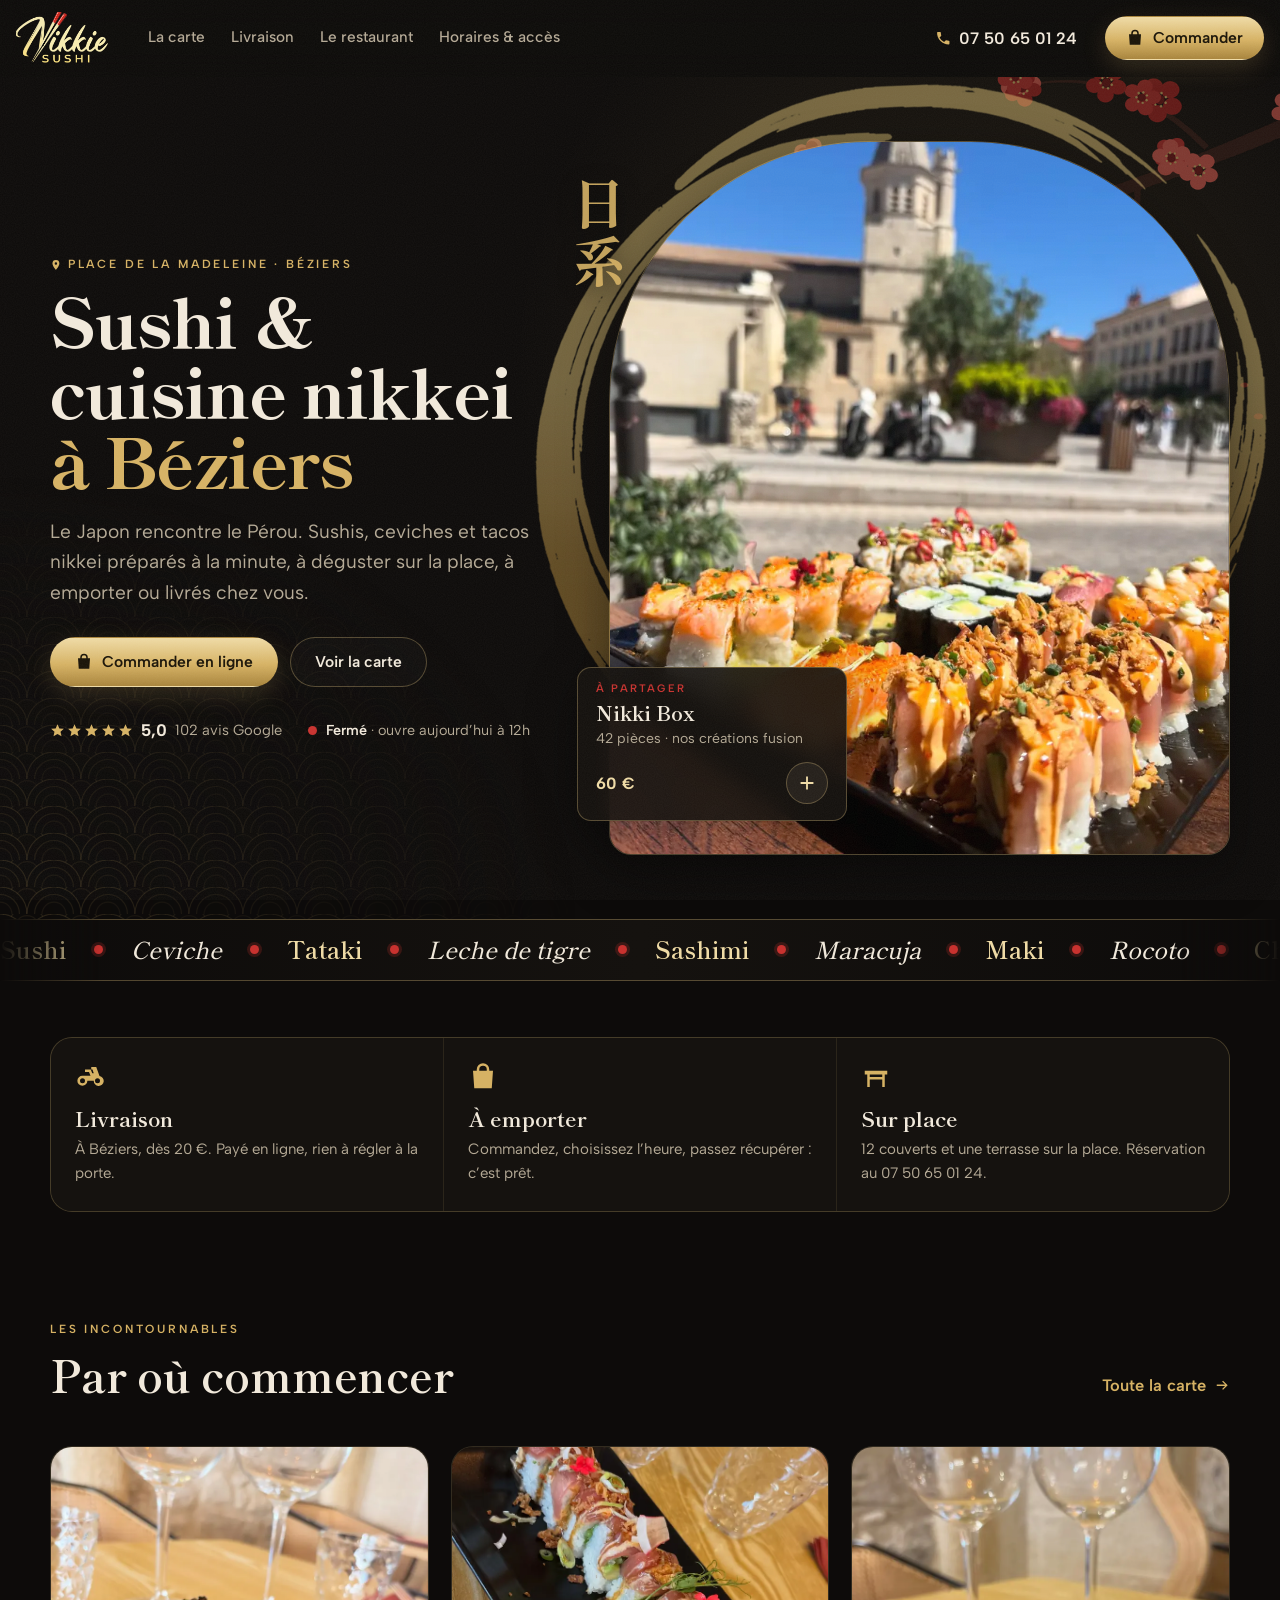
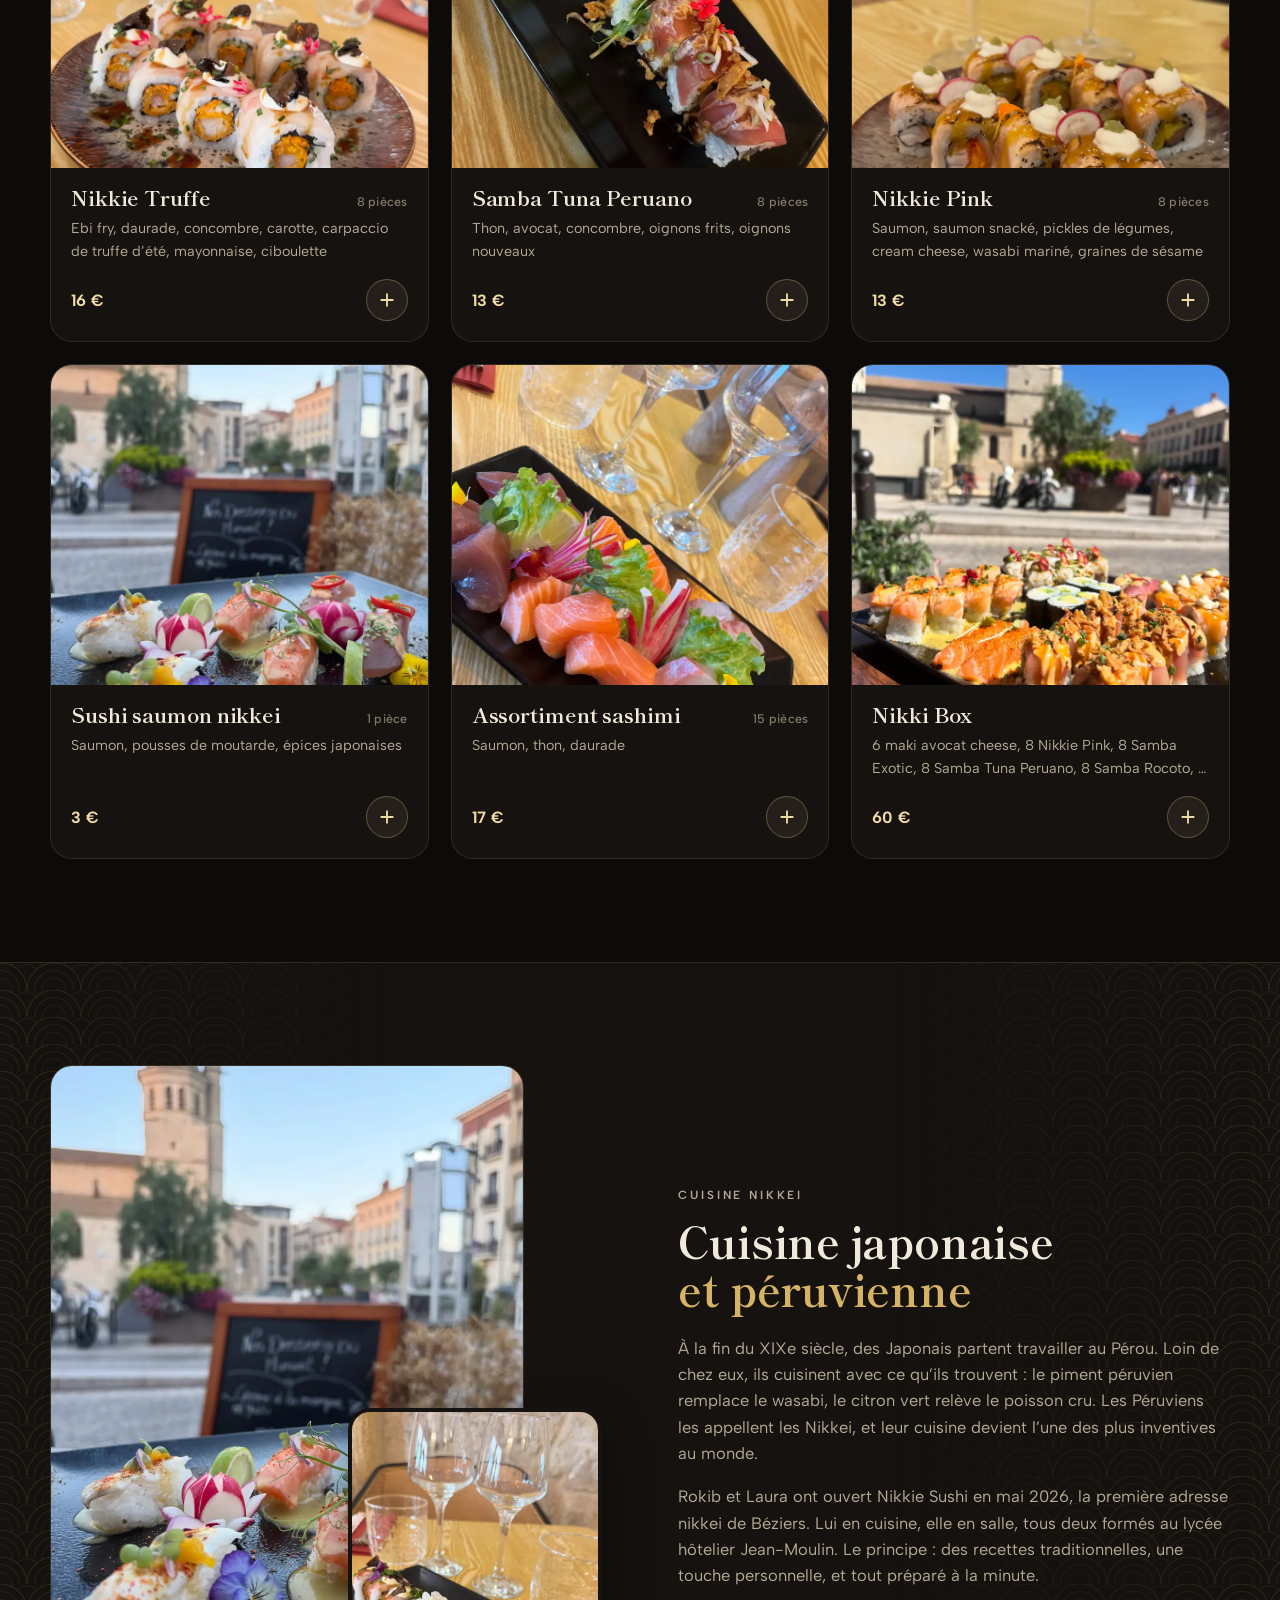
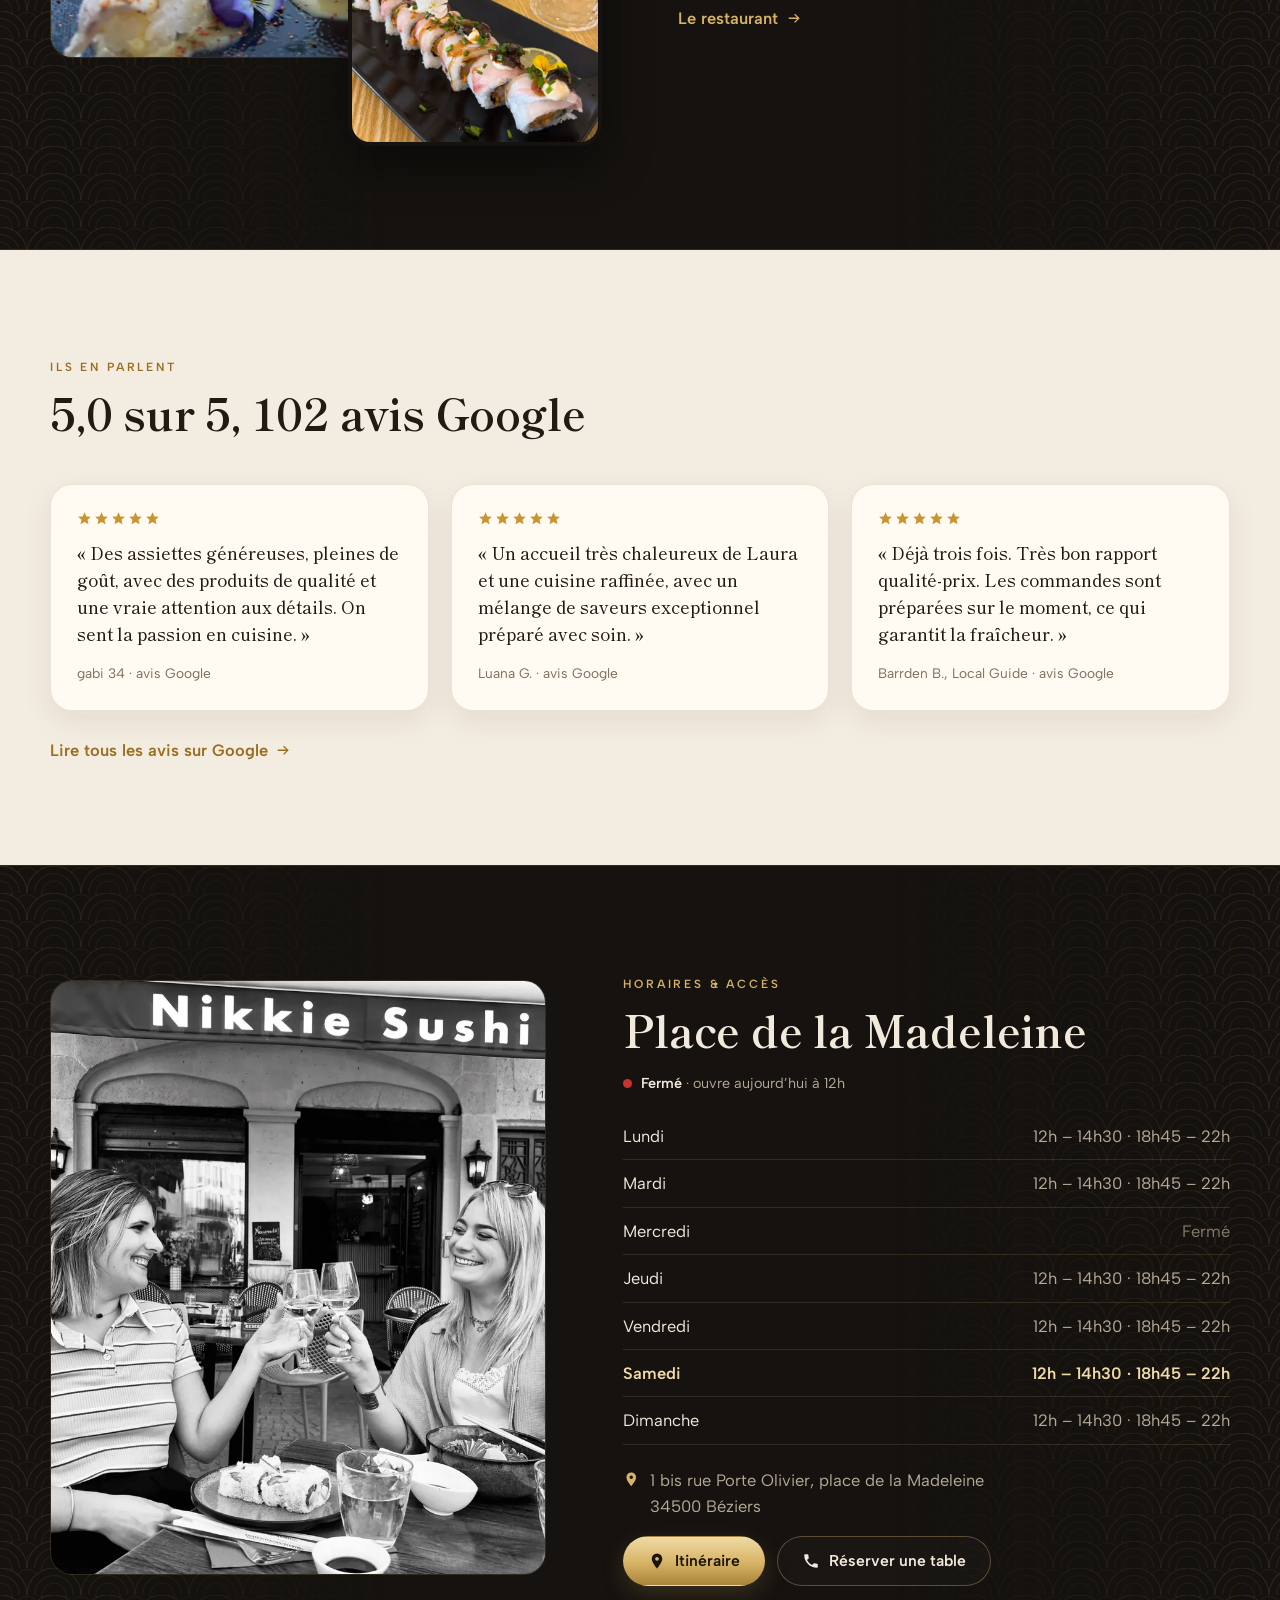
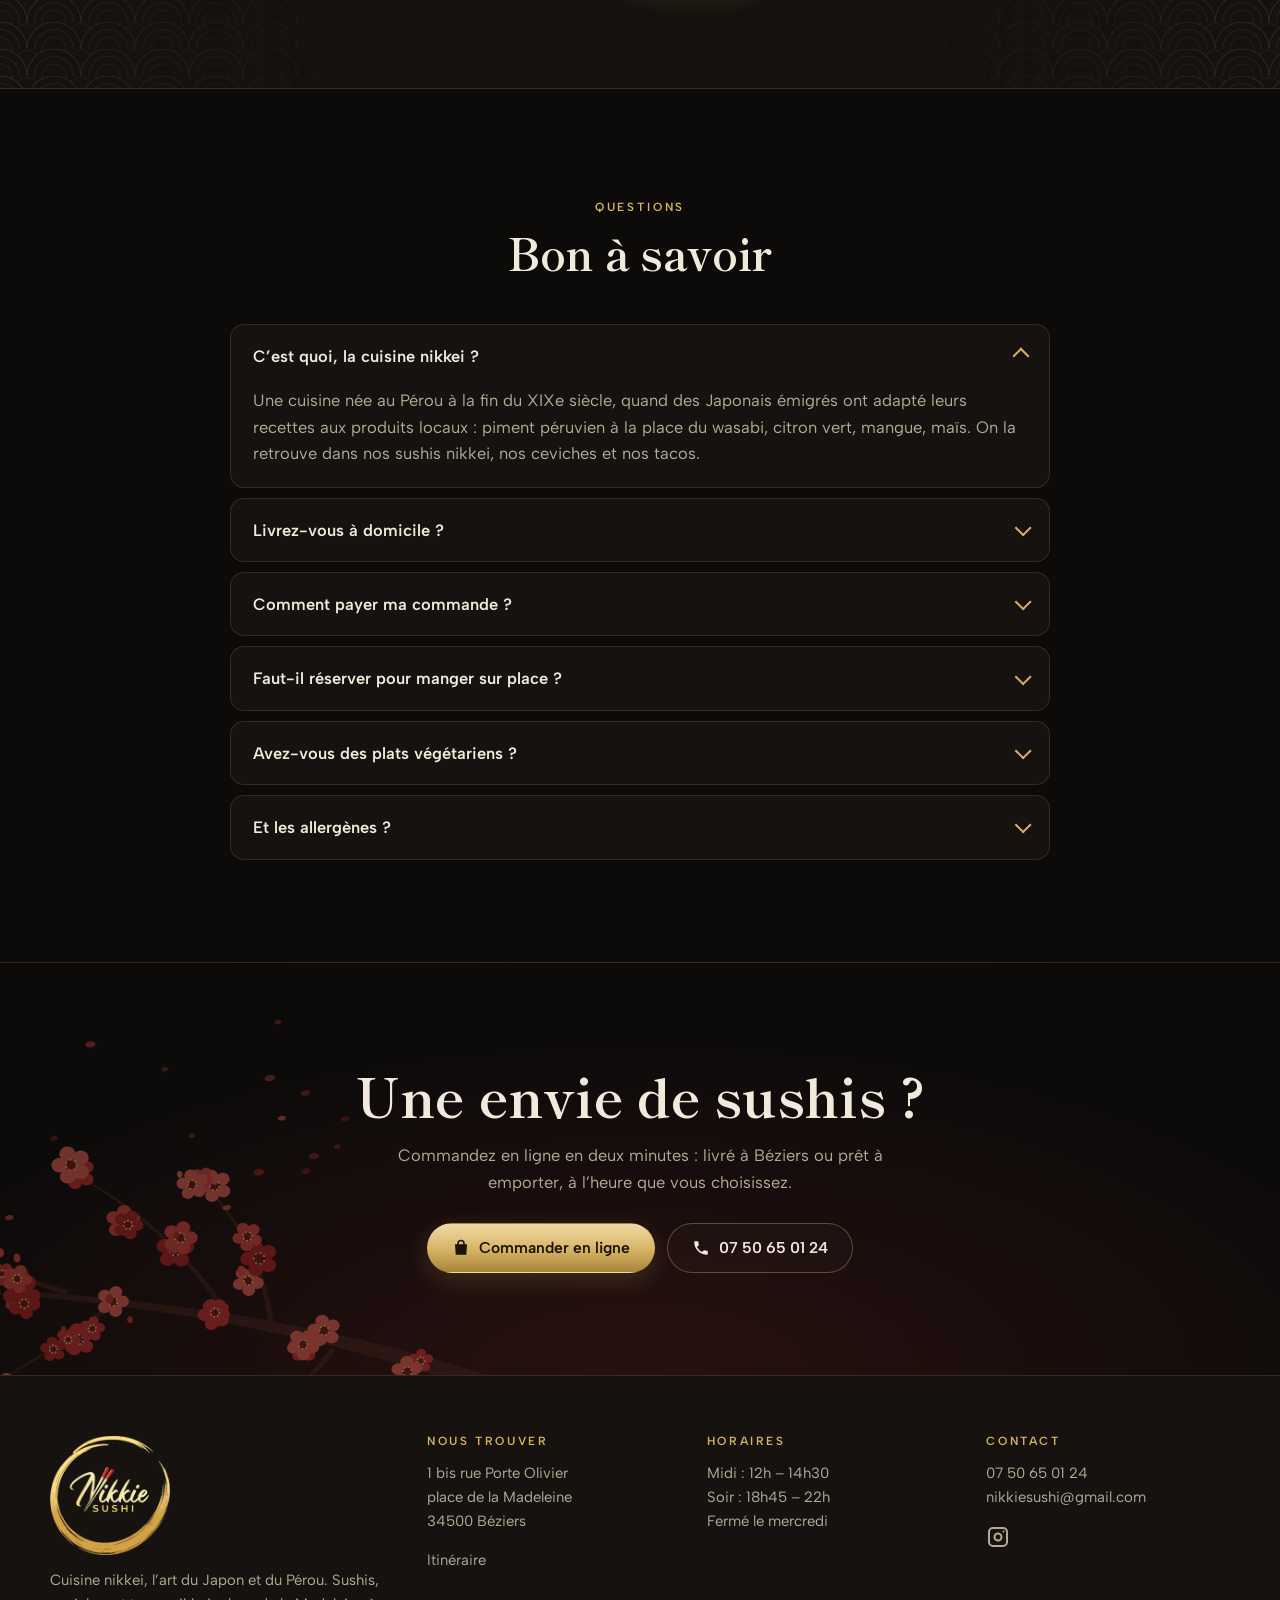
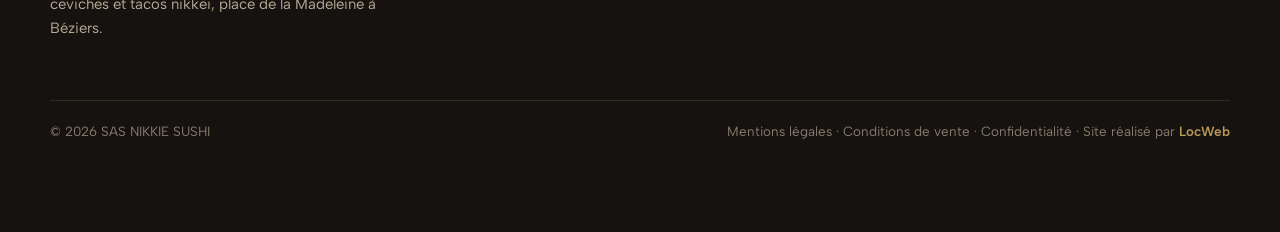
<file: index.html>
<!doctype html>
<html lang="fr">
<head>
<meta charset="utf-8">
<meta name="viewport" content="width=device-width,initial-scale=1,viewport-fit=cover">
<script>document.documentElement.classList.add('js')</script>
<title>Nikkie Sushi Béziers — Sushi &amp; cuisine nikkei, livraison</title>
<meta name="description" content="Sushis, ceviches et tacos nikkei place de la Madeleine à Béziers. Cuisine japonaise et péruvienne préparée à la minute. Commande en ligne, livraison et à emporter.">
<link rel="canonical" href="https://www.nikkiesushi.com/">
<meta property="og:type" content="restaurant.restaurant">
<meta property="og:locale" content="fr_FR">
<meta property="og:site_name" content="Nikkie Sushi">
<meta property="og:title" content="Nikkie Sushi Béziers — Sushi &amp; cuisine nikkei, livraison">
<meta property="og:description" content="Sushis, ceviches et tacos nikkei place de la Madeleine à Béziers. Cuisine japonaise et péruvienne préparée à la minute. Commande en ligne, livraison et à emporter.">
<meta property="og:image" content="https://www.nikkiesushi.com/photos/partage.jpg">
<meta name="twitter:card" content="summary_large_image">
<meta name="theme-color" content="#0d0b0a">
<link rel="icon" href="photos/favicon-32.png" sizes="32x32">
<link rel="apple-touch-icon" href="photos/apple-touch-icon.png">
<link rel="preconnect" href="https://fonts.googleapis.com">
<link rel="preconnect" href="https://fonts.gstatic.com" crossorigin>
<link href="https://fonts.googleapis.com/css2?family=Shippori+Mincho:wght@500;700;800&family=Albert+Sans:wght@400;500;600;700&display=swap" rel="stylesheet">
<link rel="stylesheet" href="assets/style.css?v=30">
<script type="application/ld+json">{"@context":"https://schema.org","@graph":[{"@type":"Restaurant","@id":"https://www.nikkiesushi.com/#restaurant","name":"Nikkie Sushi","alternateName":"Nikkie Sushi Béziers","description":"Restaurant de cuisine nikkei (fusion japonaise et péruvienne) place de la Madeleine à Béziers : sushis, ceviches, tacos nikkei, poke bowls. Sur place, à emporter et en livraison.","url":"https://www.nikkiesushi.com/","logo":"https://www.nikkiesushi.com/photos/logo-nikkie-sushi.png","image":["https://www.nikkiesushi.com/photos/partage.jpg","https://www.nikkiesushi.com/photos/nikki-box-terrasse-madeleine-1600.webp"],"telephone":"07 50 65 01 24","email":"nikkiesushi@gmail.com","priceRange":"20–30 €","servesCuisine":["Japonaise","Péruvienne","Nikkei","Sushi"],"acceptsReservations":"Oui, par téléphone","hasMenu":"https://www.nikkiesushi.com/carte/","address":{"@type":"PostalAddress","streetAddress":"1 bis rue Porte Olivier","addressLocality":"Béziers","postalCode":"34500","addressRegion":"Occitanie","addressCountry":"FR"},"geo":{"@type":"GeoCoordinates","latitude":43.3443014,"longitude":3.2123651},"hasMap":"https://maps.google.com/?cid=8935567473499944027","openingHoursSpecification":[{"@type":"OpeningHoursSpecification","dayOfWeek":["Monday","Tuesday","Thursday","Friday","Saturday","Sunday"],"opens":"12:00","closes":"14:30"},{"@type":"OpeningHoursSpecification","dayOfWeek":["Monday","Tuesday","Thursday","Friday","Saturday","Sunday"],"opens":"18:45","closes":"22:00"}],"sameAs":["https://www.instagram.com/nikkie_sushi/","https://www.facebook.com/profile.php?id=61575464975115","https://www.tiktok.com/@nikkie.sushi"],"potentialAction":{"@type":"OrderAction","target":"https://www.nikkiesushi.com/carte/","deliveryMethod":["http://purl.org/goodrelations/v1#DeliveryModePickUp","http://purl.org/goodrelations/v1#DeliveryModeOwnFleet"]}},{"@type":"WebSite","url":"https://www.nikkiesushi.com/","name":"Nikkie Sushi","inLanguage":"fr-FR"},{"@type":"FAQPage","mainEntity":[{"@type":"Question","name":"C’est quoi, la cuisine nikkei ?","acceptedAnswer":{"@type":"Answer","text":"Une cuisine née au Pérou à la fin du XIXe siècle, quand des Japonais émigrés ont adapté leurs recettes aux produits locaux : piment péruvien à la place du wasabi, citron vert, mangue, maïs. On la retrouve dans nos sushis nikkei, nos ceviches et nos tacos."}},{"@type":"Question","name":"Livrez-vous à domicile ?","acceptedAnswer":{"@type":"Answer","text":"Oui, à Béziers, pendant nos services du midi et du soir (sauf le lundi et le dimanche midi), à partir de 20 € de commande. Commandez en ligne, choisissez votre heure, et nous vous livrons."}},{"@type":"Question","name":"Comment payer ma commande ?","acceptedAnswer":{"@type":"Answer","text":"En ligne par carte bancaire au moment de commander, sur une page de paiement sécurisée. Votre commande part en cuisine dès que le paiement est validé."}},{"@type":"Question","name":"Faut-il réserver pour manger sur place ?","acceptedAnswer":{"@type":"Answer","text":"C’est conseillé : la salle compte douze couverts, plus la terrasse sur la place de la Madeleine. Les réservations se font par téléphone au 07 50 65 01 24."}},{"@type":"Question","name":"Avez-vous des plats végétariens ?","acceptedAnswer":{"@type":"Answer","text":"Oui : Veggie Box, poke veggie, california veggie, spring rolls veggie, maki avocat cheese, gyoza veggie, guacamole et edamame."}},{"@type":"Question","name":"Et les allergènes ?","acceptedAnswer":{"@type":"Answer","text":"La liste des allergènes de chaque plat est disponible au restaurant et par téléphone. N’hésitez pas à préciser une allergie dans le commentaire de votre commande."}}]}]}</script>
</head>
<body class="accueil">
<a class="evitement" href="#contenu">Aller au contenu</a>

<header class="entete" data-entete>
  <div class="entete-in">
    <a class="marque" href="./" aria-label="Nikkie Sushi, accueil"><img src="photos/logo-mot.png" alt="Nikkie Sushi" width="352" height="200"></a>
    <nav class="nav" aria-label="Navigation principale">
      <a href="carte/">La carte</a>
      <a href="livraison-sushi-beziers/">Livraison</a>
      <a href="restaurant/">Le restaurant</a>
      <a href="#infos">Horaires &amp; accès</a>
    </nav>
    <a class="entete-tel" href="tel:+33750650124"><svg viewBox="0 0 24 24" aria-hidden="true"><path d="M6.6 10.8a15.1 15.1 0 0 0 6.6 6.6l2.2-2.2a1 1 0 0 1 1-.25 11.4 11.4 0 0 0 3.6.57 1 1 0 0 1 1 1V20a1 1 0 0 1-1 1A17 17 0 0 1 3 4a1 1 0 0 1 1-1h3.5a1 1 0 0 1 1 1c0 1.25.2 2.45.57 3.6a1 1 0 0 1-.25 1z"/></svg><span>07 50 65 01 24</span></a>
    <a class="bouton bouton-or entete-cta" href="carte/"><svg viewBox="0 0 24 24" aria-hidden="true"><path d="M7 7V6a5 5 0 0 1 10 0v1h3l-1 14H5L4 7zm2 0h6V6a3 3 0 0 0-6 0z"/></svg> Commander</a>
    <button class="burger" type="button" aria-expanded="false" aria-controls="menu-mobile" aria-label="Ouvrir le menu"><span></span><span></span></button>
  </div>
  <div class="menu-mobile" id="menu-mobile" hidden>
    <a href="./">Accueil</a>
    <a href="carte/">La carte</a>
    <a href="livraison-sushi-beziers/">Livraison</a>
    <a href="restaurant/">Le restaurant</a>
    <a href="#infos">Horaires &amp; accès</a>
    <a class="bouton bouton-or" href="carte/"><svg viewBox="0 0 24 24" aria-hidden="true"><path d="M7 7V6a5 5 0 0 1 10 0v1h3l-1 14H5L4 7zm2 0h6V6a3 3 0 0 0-6 0z"/></svg> Commander en ligne</a>
    <a class="bouton bouton-ligne" href="tel:+33750650124"><svg viewBox="0 0 24 24" aria-hidden="true"><path d="M6.6 10.8a15.1 15.1 0 0 0 6.6 6.6l2.2-2.2a1 1 0 0 1 1-.25 11.4 11.4 0 0 0 3.6.57 1 1 0 0 1 1 1V20a1 1 0 0 1-1 1A17 17 0 0 1 3 4a1 1 0 0 1 1-1h3.5a1 1 0 0 1 1 1c0 1.25.2 2.45.57 3.6a1 1 0 0 1-.25 1z"/></svg> 07 50 65 01 24</a>
  </div>
</header>

<main id="contenu">


<section class="hero">
  <img class="deco deco-sakura-hero" src="photos/deco-sakura.png" alt="" aria-hidden="true" width="1100" height="760">
  <div class="cadre hero-in">
    <div class="hero-texte">
      <p class="surtitre hero-anim"><svg viewBox="0 0 24 24" aria-hidden="true"><path d="M12 2a7 7 0 0 0-7 7c0 5.2 7 13 7 13s7-7.8 7-13a7 7 0 0 0-7-7zm0 9.5A2.5 2.5 0 1 1 12 6.5a2.5 2.5 0 0 1 0 5z"/></svg> Place de la Madeleine · Béziers</p>
      <h1 class="hero-anim">Sushi &amp; cuisine nikkei <span>à Béziers</span></h1>
      <p class="hero-chapo hero-anim">Le Japon rencontre le Pérou. Sushis, ceviches et tacos nikkei préparés à la minute, à déguster sur la place, à emporter ou livrés chez vous.</p>
      <div class="actions hero-anim">
        <a class="bouton bouton-or" href="carte/"><svg viewBox="0 0 24 24" aria-hidden="true"><path d="M7 7V6a5 5 0 0 1 10 0v1h3l-1 14H5L4 7zm2 0h6V6a3 3 0 0 0-6 0z"/></svg> Commander en ligne</a>
        <a class="bouton bouton-ligne" href="carte/">Voir la carte</a>
      </div>
      <div class="hero-preuves hero-anim">
        <a class="note" href="https://maps.google.com/?cid=8935567473499944027" target="_blank" rel="noopener"><span class="etoiles"><svg viewBox="0 0 24 24" aria-hidden="true"><path d="m12 2 3 6.6 7.2.7-5.4 4.8 1.6 7.1L12 17.5l-6.4 3.7 1.6-7.1L1.8 9.3 9 8.6z"/></svg><svg viewBox="0 0 24 24" aria-hidden="true"><path d="m12 2 3 6.6 7.2.7-5.4 4.8 1.6 7.1L12 17.5l-6.4 3.7 1.6-7.1L1.8 9.3 9 8.6z"/></svg><svg viewBox="0 0 24 24" aria-hidden="true"><path d="m12 2 3 6.6 7.2.7-5.4 4.8 1.6 7.1L12 17.5l-6.4 3.7 1.6-7.1L1.8 9.3 9 8.6z"/></svg><svg viewBox="0 0 24 24" aria-hidden="true"><path d="m12 2 3 6.6 7.2.7-5.4 4.8 1.6 7.1L12 17.5l-6.4 3.7 1.6-7.1L1.8 9.3 9 8.6z"/></svg><svg viewBox="0 0 24 24" aria-hidden="true"><path d="m12 2 3 6.6 7.2.7-5.4 4.8 1.6 7.1L12 17.5l-6.4 3.7 1.6-7.1L1.8 9.3 9 8.6z"/></svg></span><b>5,0</b><span>102 avis Google</span></a>
        <p class="etat" data-etat-ouverture><i></i><span>12h – 14h30 · 18h45 – 22h · fermé le mercredi</span></p>
      </div>
    </div>
    <div class="hero-visuel hero-anim">
      <img class="deco deco-enso" src="photos/deco-enso.png" alt="" aria-hidden="true" width="900" height="891">
      <span class="kanji" aria-hidden="true">日系</span>
      <div class="hero-photo"><img src="photos/nikki-box-terrasse-madeleine-800.webp" srcset="photos/nikki-box-terrasse-madeleine-800.webp 800w, photos/nikki-box-terrasse-madeleine-1600.webp 1600w" sizes="(min-width: 900px) 42vw, 100vw" alt="La Nikki Box servie en terrasse, face à l’église de la Madeleine à Béziers" width="1600" height="2093" fetchpriority="high" decoding="async"></div>
      <div class="hero-fiche">
        <span class="hero-fiche-eti">À partager</span>
        <b>Nikki Box</b><span>42 pièces · nos créations fusion</span>
        <div><b class="prix">60&nbsp;€</b><button type="button" class="ajouter" data-ajouter="nikki-box" aria-label="Ajouter Nikki Box à la commande"><svg viewBox="0 0 24 24" aria-hidden="true"><path d="M11 5h2v6h6v2h-6v6h-2v-6H5v-2h6z"/></svg></button></div>
      </div>
    </div>
  </div>
</section>


<div class="saveurs" aria-label="Les saveurs de la cuisine nikkei">
  <div class="saveurs-in"><div><span>Sushi</span><i aria-hidden="true"></i><span>Ceviche</span><i aria-hidden="true"></i><span>Tataki</span><i aria-hidden="true"></i><span>Leche de tigre</span><i aria-hidden="true"></i><span>Sashimi</span><i aria-hidden="true"></i><span>Maracuja</span><i aria-hidden="true"></i><span>Maki</span><i aria-hidden="true"></i><span>Rocoto</span><i aria-hidden="true"></i><span>Chirashi</span><i aria-hidden="true"></i><span>Choclo</span><i aria-hidden="true"></i><span>Teriyaki</span><i aria-hidden="true"></i><span>Tacos nikkei</span><i aria-hidden="true"></i></div><div aria-hidden="true"><span>Sushi</span><i aria-hidden="true"></i><span>Ceviche</span><i aria-hidden="true"></i><span>Tataki</span><i aria-hidden="true"></i><span>Leche de tigre</span><i aria-hidden="true"></i><span>Sashimi</span><i aria-hidden="true"></i><span>Maracuja</span><i aria-hidden="true"></i><span>Maki</span><i aria-hidden="true"></i><span>Rocoto</span><i aria-hidden="true"></i><span>Chirashi</span><i aria-hidden="true"></i><span>Choclo</span><i aria-hidden="true"></i><span>Teriyaki</span><i aria-hidden="true"></i><span>Tacos nikkei</span><i aria-hidden="true"></i></div></div>
</div>

<div class="cadre">
<div class="modes">
  <a class="mode reveler" href="livraison-sushi-beziers/"><svg viewBox="0 0 24 24" aria-hidden="true"><path d="M14 4h3l2.6 7.2A4 4 0 1 1 15 15H9.9A4 4 0 1 1 6 11h6.4l-1.2-3H8V6h4.6l1.2 3H15l-1-3h-1V4zM6 13a2 2 0 1 0 0 4 2 2 0 0 0 0-4zm12 0a2 2 0 1 0 0 4 2 2 0 0 0 0-4z"/></svg><b>Livraison</b><span>À Béziers, dès 20 €. Payé en ligne, rien à régler à la porte.</span></a>
  <a class="mode reveler" href="carte/"><svg viewBox="0 0 24 24" aria-hidden="true"><path d="M7 7V6a5 5 0 0 1 10 0v1h3l-1 14H5L4 7zm2 0h6V6a3 3 0 0 0-6 0z"/></svg><b>À emporter</b><span>Commandez, choisissez l’heure, passez récupérer : c’est prêt.</span></a>
  <a class="mode reveler" href="restaurant/"><svg viewBox="0 0 24 24" aria-hidden="true"><path d="M3 7h18v3h-2v10h-2v-6H7v6H5V10H3zm4 5h10v-2H7z"/></svg><b>Sur place</b><span>12 couverts et une terrasse sur la place. Réservation au 07 50 65 01 24.</span></a>
</div></div>

<section class="section">
  <div class="cadre">
    <div class="tete-section tete-ligne reveler">
      <div><p class="surtitre">Les incontournables</p><h2>Par où commencer</h2></div>
      <a class="lien-fleche" href="carte/">Toute la carte <svg viewBox="0 0 24 24" aria-hidden="true"><path d="M13.2 5.3 19.9 12l-6.7 6.7-1.4-1.4 4.3-4.3H4v-2h12.1l-4.3-4.3z"/></svg></a>
    </div>
    <div class="vedettes">
  <article class="vedette reveler">
    <div class="vedette-photo"><img src="photos/nikkie-truffe-800.webp" srcset="photos/nikkie-truffe-800.webp 800w, photos/nikkie-truffe-1600.webp 1600w" sizes="(min-width: 1100px) 360px, (min-width: 700px) 45vw, 90vw" alt="Nikkie Truffe, Nikkie Sushi Béziers" width="1600" height="1966" loading="lazy" decoding="async"></div>
    <div class="vedette-corps">
      <div class="vedette-haut"><h3>Nikkie Truffe</h3><span class="portion">8 pièces</span></div>
      <p>Ebi fry, daurade, concombre, carotte, carpaccio de truffe d’été, mayonnaise, ciboulette</p>
      <div class="vedette-bas"><b class="prix">16&nbsp;€</b><button type="button" class="ajouter" data-ajouter="nikkie-truffe" aria-label="Ajouter Nikkie Truffe à la commande"><svg viewBox="0 0 24 24" aria-hidden="true"><path d="M11 5h2v6h6v2h-6v6h-2v-6H5v-2h6z"/></svg></button></div>
    </div>
  </article>
  <article class="vedette reveler">
    <div class="vedette-photo"><img src="photos/samba-tuna-peruano-800.webp" srcset="photos/samba-tuna-peruano-800.webp 800w, photos/samba-tuna-peruano-1600.webp 1600w" sizes="(min-width: 1100px) 360px, (min-width: 700px) 45vw, 90vw" alt="Samba Tuna Peruano, Nikkie Sushi Béziers" width="1600" height="2133" loading="lazy" decoding="async"></div>
    <div class="vedette-corps">
      <div class="vedette-haut"><h3>Samba Tuna Peruano</h3><span class="portion">8 pièces</span></div>
      <p>Thon, avocat, concombre, oignons frits, oignons nouveaux</p>
      <div class="vedette-bas"><b class="prix">13&nbsp;€</b><button type="button" class="ajouter" data-ajouter="samba-tuna-peruano" aria-label="Ajouter Samba Tuna Peruano à la commande"><svg viewBox="0 0 24 24" aria-hidden="true"><path d="M11 5h2v6h6v2h-6v6h-2v-6H5v-2h6z"/></svg></button></div>
    </div>
  </article>
  <article class="vedette reveler">
    <div class="vedette-photo"><img src="photos/nikkie-pink-800.webp" srcset="photos/nikkie-pink-800.webp 800w, photos/nikkie-pink-1600.webp 1600w" sizes="(min-width: 1100px) 360px, (min-width: 700px) 45vw, 90vw" alt="Nikkie Pink, Nikkie Sushi Béziers" width="1600" height="2133" loading="lazy" decoding="async"></div>
    <div class="vedette-corps">
      <div class="vedette-haut"><h3>Nikkie Pink</h3><span class="portion">8 pièces</span></div>
      <p>Saumon, saumon snacké, pickles de légumes, cream cheese, wasabi mariné, graines de sésame</p>
      <div class="vedette-bas"><b class="prix">13&nbsp;€</b><button type="button" class="ajouter" data-ajouter="nikkie-pink" aria-label="Ajouter Nikkie Pink à la commande"><svg viewBox="0 0 24 24" aria-hidden="true"><path d="M11 5h2v6h6v2h-6v6h-2v-6H5v-2h6z"/></svg></button></div>
    </div>
  </article>
  <article class="vedette reveler">
    <div class="vedette-photo"><img src="photos/sushi-nikkei-saumon-thon-daurade-800.webp" srcset="photos/sushi-nikkei-saumon-thon-daurade-800.webp 800w, photos/sushi-nikkei-saumon-thon-daurade-1600.webp 1600w" sizes="(min-width: 1100px) 360px, (min-width: 700px) 45vw, 90vw" alt="Sushi saumon nikkei, Nikkie Sushi Béziers" width="1600" height="2119" loading="lazy" decoding="async"></div>
    <div class="vedette-corps">
      <div class="vedette-haut"><h3>Sushi saumon nikkei</h3><span class="portion">1 pièce</span></div>
      <p>Saumon, pousses de moutarde, épices japonaises</p>
      <div class="vedette-bas"><b class="prix">3&nbsp;€</b><button type="button" class="ajouter" data-ajouter="sushi-saumon-nikkei" aria-label="Ajouter Sushi saumon nikkei à la commande"><svg viewBox="0 0 24 24" aria-hidden="true"><path d="M11 5h2v6h6v2h-6v6h-2v-6H5v-2h6z"/></svg></button></div>
    </div>
  </article>
  <article class="vedette reveler">
    <div class="vedette-photo"><img src="photos/assortiment-sashimi-800.webp" srcset="photos/assortiment-sashimi-800.webp 800w, photos/assortiment-sashimi-1600.webp 1600w" sizes="(min-width: 1100px) 360px, (min-width: 700px) 45vw, 90vw" alt="Assortiment sashimi, Nikkie Sushi Béziers" width="1600" height="2133" loading="lazy" decoding="async"></div>
    <div class="vedette-corps">
      <div class="vedette-haut"><h3>Assortiment sashimi</h3><span class="portion">15 pièces</span></div>
      <p>Saumon, thon, daurade</p>
      <div class="vedette-bas"><b class="prix">17&nbsp;€</b><button type="button" class="ajouter" data-ajouter="sashimi-assortiment" aria-label="Ajouter Assortiment sashimi à la commande"><svg viewBox="0 0 24 24" aria-hidden="true"><path d="M11 5h2v6h6v2h-6v6h-2v-6H5v-2h6z"/></svg></button></div>
    </div>
  </article>
  <article class="vedette reveler">
    <div class="vedette-photo"><img src="photos/nikki-box-terrasse-madeleine-800.webp" srcset="photos/nikki-box-terrasse-madeleine-800.webp 800w, photos/nikki-box-terrasse-madeleine-1600.webp 1600w" sizes="(min-width: 1100px) 360px, (min-width: 700px) 45vw, 90vw" alt="Nikki Box, Nikkie Sushi Béziers" width="1600" height="2093" loading="lazy" decoding="async"></div>
    <div class="vedette-corps">
      <div class="vedette-haut"><h3>Nikki Box</h3></div>
      <p>6 maki avocat cheese, 8 Nikkie Pink, 8 Samba Exotic, 8 Samba Tuna Peruano, 8 Samba Rocoto, 2 sushi saumon nikkei, 2 sushi thon nikkei</p>
      <div class="vedette-bas"><b class="prix">60&nbsp;€</b><button type="button" class="ajouter" data-ajouter="nikki-box" aria-label="Ajouter Nikki Box à la commande"><svg viewBox="0 0 24 24" aria-hidden="true"><path d="M11 5h2v6h6v2h-6v6h-2v-6H5v-2h6z"/></svg></button></div>
    </div>
  </article></div>
  </div>
</section>

<section class="section section-encre">
  <div class="cadre histoire">
    <div class="histoire-photos reveler">
      <figure class="histoire-a"><img src="photos/sushi-nikkei-saumon-thon-daurade-800.webp" srcset="photos/sushi-nikkei-saumon-thon-daurade-800.webp 800w, photos/sushi-nikkei-saumon-thon-daurade-1600.webp 1600w" sizes="(min-width: 900px) 30vw, 70vw" alt="Sushis nikkei saumon, thon et daurade en terrasse" width="1600" height="2119" loading="lazy" decoding="async"></figure>
      <figure class="histoire-b"><img src="photos/nikkie-truffe-ardoise-800.webp" srcset="photos/nikkie-truffe-ardoise-800.webp 800w, photos/nikkie-truffe-ardoise-1600.webp 1600w" sizes="(min-width: 900px) 22vw, 50vw" alt="Nikkie Truffe dressés sur ardoise" width="1600" height="1849" loading="lazy" decoding="async"></figure>
    </div>
    <div class="histoire-texte reveler">
      <p class="surtitre">Cuisine nikkei</p>
      <h2>Cuisine japonaise <em>et péruvienne</em></h2>
      <p>À la fin du XIXe siècle, des Japonais partent travailler au Pérou. Loin de chez eux, ils cuisinent avec ce qu’ils trouvent : le piment péruvien remplace le wasabi, le citron vert relève le poisson cru. Les Péruviens les appellent les Nikkei, et leur cuisine devient l’une des plus inventives au monde.</p>
      <p>Rokib et Laura ont ouvert Nikkie Sushi en mai 2026, la première adresse nikkei de Béziers. Lui en cuisine, elle en salle, tous deux formés au lycée hôtelier Jean-Moulin. Le principe : des recettes traditionnelles, une touche personnelle, et tout préparé à la minute.</p>
      <a class="lien-fleche" href="restaurant/">Le restaurant <svg viewBox="0 0 24 24" aria-hidden="true"><path d="M13.2 5.3 19.9 12l-6.7 6.7-1.4-1.4 4.3-4.3H4v-2h12.1l-4.3-4.3z"/></svg></a>
    </div>
  </div>
</section>

<section class="section section-papier">
  <div class="cadre">
    <div class="tete-section reveler"><p class="surtitre">Ils en parlent</p><h2>5,0 sur 5, 102 avis Google</h2></div>
    <div class="avis">
      <figure class="avis-carte reveler"><span class="etoiles" aria-label="5 étoiles sur 5"><svg viewBox="0 0 24 24" aria-hidden="true"><path d="m12 2 3 6.6 7.2.7-5.4 4.8 1.6 7.1L12 17.5l-6.4 3.7 1.6-7.1L1.8 9.3 9 8.6z"/></svg><svg viewBox="0 0 24 24" aria-hidden="true"><path d="m12 2 3 6.6 7.2.7-5.4 4.8 1.6 7.1L12 17.5l-6.4 3.7 1.6-7.1L1.8 9.3 9 8.6z"/></svg><svg viewBox="0 0 24 24" aria-hidden="true"><path d="m12 2 3 6.6 7.2.7-5.4 4.8 1.6 7.1L12 17.5l-6.4 3.7 1.6-7.1L1.8 9.3 9 8.6z"/></svg><svg viewBox="0 0 24 24" aria-hidden="true"><path d="m12 2 3 6.6 7.2.7-5.4 4.8 1.6 7.1L12 17.5l-6.4 3.7 1.6-7.1L1.8 9.3 9 8.6z"/></svg><svg viewBox="0 0 24 24" aria-hidden="true"><path d="m12 2 3 6.6 7.2.7-5.4 4.8 1.6 7.1L12 17.5l-6.4 3.7 1.6-7.1L1.8 9.3 9 8.6z"/></svg></span><blockquote>« Des assiettes généreuses, pleines de goût, avec des produits de qualité et une vraie attention aux détails. On sent la passion en cuisine. »</blockquote><figcaption>gabi 34 · avis Google</figcaption></figure>
      <figure class="avis-carte reveler"><span class="etoiles" aria-label="5 étoiles sur 5"><svg viewBox="0 0 24 24" aria-hidden="true"><path d="m12 2 3 6.6 7.2.7-5.4 4.8 1.6 7.1L12 17.5l-6.4 3.7 1.6-7.1L1.8 9.3 9 8.6z"/></svg><svg viewBox="0 0 24 24" aria-hidden="true"><path d="m12 2 3 6.6 7.2.7-5.4 4.8 1.6 7.1L12 17.5l-6.4 3.7 1.6-7.1L1.8 9.3 9 8.6z"/></svg><svg viewBox="0 0 24 24" aria-hidden="true"><path d="m12 2 3 6.6 7.2.7-5.4 4.8 1.6 7.1L12 17.5l-6.4 3.7 1.6-7.1L1.8 9.3 9 8.6z"/></svg><svg viewBox="0 0 24 24" aria-hidden="true"><path d="m12 2 3 6.6 7.2.7-5.4 4.8 1.6 7.1L12 17.5l-6.4 3.7 1.6-7.1L1.8 9.3 9 8.6z"/></svg><svg viewBox="0 0 24 24" aria-hidden="true"><path d="m12 2 3 6.6 7.2.7-5.4 4.8 1.6 7.1L12 17.5l-6.4 3.7 1.6-7.1L1.8 9.3 9 8.6z"/></svg></span><blockquote>« Un accueil très chaleureux de Laura et une cuisine raffinée, avec un mélange de saveurs exceptionnel préparé avec soin. »</blockquote><figcaption>Luana G. · avis Google</figcaption></figure>
      <figure class="avis-carte reveler"><span class="etoiles" aria-label="5 étoiles sur 5"><svg viewBox="0 0 24 24" aria-hidden="true"><path d="m12 2 3 6.6 7.2.7-5.4 4.8 1.6 7.1L12 17.5l-6.4 3.7 1.6-7.1L1.8 9.3 9 8.6z"/></svg><svg viewBox="0 0 24 24" aria-hidden="true"><path d="m12 2 3 6.6 7.2.7-5.4 4.8 1.6 7.1L12 17.5l-6.4 3.7 1.6-7.1L1.8 9.3 9 8.6z"/></svg><svg viewBox="0 0 24 24" aria-hidden="true"><path d="m12 2 3 6.6 7.2.7-5.4 4.8 1.6 7.1L12 17.5l-6.4 3.7 1.6-7.1L1.8 9.3 9 8.6z"/></svg><svg viewBox="0 0 24 24" aria-hidden="true"><path d="m12 2 3 6.6 7.2.7-5.4 4.8 1.6 7.1L12 17.5l-6.4 3.7 1.6-7.1L1.8 9.3 9 8.6z"/></svg><svg viewBox="0 0 24 24" aria-hidden="true"><path d="m12 2 3 6.6 7.2.7-5.4 4.8 1.6 7.1L12 17.5l-6.4 3.7 1.6-7.1L1.8 9.3 9 8.6z"/></svg></span><blockquote>« Déjà trois fois. Très bon rapport qualité-prix. Les commandes sont préparées sur le moment, ce qui garantit la fraîcheur. »</blockquote><figcaption>Barrden B., Local Guide · avis Google</figcaption></figure>
    </div>
    <p class="avis-lien reveler"><a class="lien-fleche" href="https://maps.google.com/?cid=8935567473499944027" target="_blank" rel="noopener">Lire tous les avis sur Google <svg viewBox="0 0 24 24" aria-hidden="true"><path d="M13.2 5.3 19.9 12l-6.7 6.7-1.4-1.4 4.3-4.3H4v-2h12.1l-4.3-4.3z"/></svg></a></p>
  </div>
</section>

<section class="section section-encre" id="infos">
  <div class="cadre infos">
    <figure class="infos-photo reveler"><img src="photos/terrasse-nikkie-sushi-beziers-800.webp" srcset="photos/terrasse-nikkie-sushi-beziers-800.webp 800w, photos/terrasse-nikkie-sushi-beziers-1600.webp 1600w" sizes="(min-width: 900px) 40vw, 100vw" alt="Terrasse de Nikkie Sushi, place de la Madeleine à Béziers" width="1600" height="1923" loading="lazy" decoding="async"></figure>
    <div class="infos-texte reveler">
      <p class="surtitre">Horaires &amp; accès</p>
      <h2>Place de la Madeleine</h2>
      <p class="etat" data-etat-ouverture><i></i><span>12h – 14h30 · 18h45 – 22h · fermé le mercredi</span></p>
      
  <table class="horaires" data-horaires>
    <caption class="sr">Horaires d’ouverture</caption>
    <tbody><tr data-jour="1"><th scope="row">Lundi</th><td>12h – 14h30 · 18h45 – 22h</td></tr><tr data-jour="2"><th scope="row">Mardi</th><td>12h – 14h30 · 18h45 – 22h</td></tr><tr data-jour="3"><th scope="row">Mercredi</th><td class="ferme">Fermé</td></tr><tr data-jour="4"><th scope="row">Jeudi</th><td>12h – 14h30 · 18h45 – 22h</td></tr><tr data-jour="5"><th scope="row">Vendredi</th><td>12h – 14h30 · 18h45 – 22h</td></tr><tr data-jour="6"><th scope="row">Samedi</th><td>12h – 14h30 · 18h45 – 22h</td></tr><tr data-jour="0"><th scope="row">Dimanche</th><td>12h – 14h30 · 18h45 – 22h</td></tr></tbody>
  </table>
      <p class="infos-adresse"><svg viewBox="0 0 24 24" aria-hidden="true"><path d="M12 2a7 7 0 0 0-7 7c0 5.2 7 13 7 13s7-7.8 7-13a7 7 0 0 0-7-7zm0 9.5A2.5 2.5 0 1 1 12 6.5a2.5 2.5 0 0 1 0 5z"/></svg><span>1 bis rue Porte Olivier, place de la Madeleine<br>34500 Béziers</span></p>
      <div class="actions"><a class="bouton bouton-or" href="https://maps.google.com/?cid=8935567473499944027" target="_blank" rel="noopener"><svg viewBox="0 0 24 24" aria-hidden="true"><path d="M12 2a7 7 0 0 0-7 7c0 5.2 7 13 7 13s7-7.8 7-13a7 7 0 0 0-7-7zm0 9.5A2.5 2.5 0 1 1 12 6.5a2.5 2.5 0 0 1 0 5z"/></svg> Itinéraire</a><a class="bouton bouton-ligne" href="tel:+33750650124"><svg viewBox="0 0 24 24" aria-hidden="true"><path d="M6.6 10.8a15.1 15.1 0 0 0 6.6 6.6l2.2-2.2a1 1 0 0 1 1-.25 11.4 11.4 0 0 0 3.6.57 1 1 0 0 1 1 1V20a1 1 0 0 1-1 1A17 17 0 0 1 3 4a1 1 0 0 1 1-1h3.5a1 1 0 0 1 1 1c0 1.25.2 2.45.57 3.6a1 1 0 0 1-.25 1z"/></svg> Réserver une table</a></div>
    </div>
  </div>
</section>

<section class="section">
  <div class="cadre etroit">
    <div class="tete-section tete-centree reveler"><p class="surtitre">Questions</p><h2>Bon à savoir</h2></div>
    <div class="faq">
  <details class="reveler" open><summary><span>C’est quoi, la cuisine nikkei ?</span><i aria-hidden="true"></i></summary><p>Une cuisine née au Pérou à la fin du XIXe siècle, quand des Japonais émigrés ont adapté leurs recettes aux produits locaux : piment péruvien à la place du wasabi, citron vert, mangue, maïs. On la retrouve dans nos sushis nikkei, nos ceviches et nos tacos.</p></details>
  <details class="reveler"><summary><span>Livrez-vous à domicile ?</span><i aria-hidden="true"></i></summary><p>Oui, à Béziers, pendant nos services du midi et du soir (sauf le lundi et le dimanche midi), à partir de 20 € de commande. Commandez en ligne, choisissez votre heure, et nous vous livrons.</p></details>
  <details class="reveler"><summary><span>Comment payer ma commande ?</span><i aria-hidden="true"></i></summary><p>En ligne par carte bancaire au moment de commander, sur une page de paiement sécurisée. Votre commande part en cuisine dès que le paiement est validé.</p></details>
  <details class="reveler"><summary><span>Faut-il réserver pour manger sur place ?</span><i aria-hidden="true"></i></summary><p>C’est conseillé : la salle compte douze couverts, plus la terrasse sur la place de la Madeleine. Les réservations se font par téléphone au 07 50 65 01 24.</p></details>
  <details class="reveler"><summary><span>Avez-vous des plats végétariens ?</span><i aria-hidden="true"></i></summary><p>Oui : Veggie Box, poke veggie, california veggie, spring rolls veggie, maki avocat cheese, gyoza veggie, guacamole et edamame.</p></details>
  <details class="reveler"><summary><span>Et les allergènes ?</span><i aria-hidden="true"></i></summary><p>La liste des allergènes de chaque plat est disponible au restaurant et par téléphone. N’hésitez pas à préciser une allergie dans le commentaire de votre commande.</p></details></div>
  </div>
</section>

<section class="appel">
  <img class="deco deco-sakura-appel" src="photos/deco-sakura.png" alt="" aria-hidden="true" width="1100" height="760" loading="lazy">
  <div class="cadre appel-in reveler">
    <h2>Une envie de sushis ?</h2>
    <p>Commandez en ligne en deux minutes : livré à Béziers ou prêt à emporter, à l’heure que vous choisissez.</p>
    <div class="actions"><a class="bouton bouton-or" href="carte/"><svg viewBox="0 0 24 24" aria-hidden="true"><path d="M7 7V6a5 5 0 0 1 10 0v1h3l-1 14H5L4 7zm2 0h6V6a3 3 0 0 0-6 0z"/></svg> Commander en ligne</a><a class="bouton bouton-ligne" href="tel:+33750650124"><svg viewBox="0 0 24 24" aria-hidden="true"><path d="M6.6 10.8a15.1 15.1 0 0 0 6.6 6.6l2.2-2.2a1 1 0 0 1 1-.25 11.4 11.4 0 0 0 3.6.57 1 1 0 0 1 1 1V20a1 1 0 0 1-1 1A17 17 0 0 1 3 4a1 1 0 0 1 1-1h3.5a1 1 0 0 1 1 1c0 1.25.2 2.45.57 3.6a1 1 0 0 1-.25 1z"/></svg> 07 50 65 01 24</a></div>
  </div>
</section>
</main>

<footer class="pied">
  <div class="cadre pied-haut">
    <div class="pied-marque">
      <img src="photos/logo-nikkie-sushi.png" alt="Nikkie Sushi" width="520" height="515" loading="lazy">
      <p>Cuisine nikkei, l’art du Japon et du Pérou. Sushis, ceviches et tacos nikkei, place de la Madeleine à Béziers.</p>
    </div>
    <div>
      <h2 class="pied-titre">Nous trouver</h2>
      <p>1 bis rue Porte Olivier<br>place de la Madeleine<br>34500 Béziers</p>
      <p><a href="https://maps.google.com/?cid=8935567473499944027" target="_blank" rel="noopener">Itinéraire</a></p>
    </div>
    <div>
      <h2 class="pied-titre">Horaires</h2>
      <p>Midi : 12h – 14h30<br>Soir : 18h45 – 22h<br>Fermé le mercredi</p>
    </div>
    <div>
      <h2 class="pied-titre">Contact</h2>
      <p><a href="tel:+33750650124">07 50 65 01 24</a><br><a href="mailto:nikkiesushi@gmail.com">nikkiesushi@gmail.com</a></p>
      <p class="pied-reseaux"><a href="https://www.instagram.com/nikkie_sushi/" target="_blank" rel="noopener" aria-label="Instagram"><svg viewBox="0 0 24 24" aria-hidden="true"><path d="M7 2h10a5 5 0 0 1 5 5v10a5 5 0 0 1-5 5H7a5 5 0 0 1-5-5V7a5 5 0 0 1 5-5zm0 2a3 3 0 0 0-3 3v10a3 3 0 0 0 3 3h10a3 3 0 0 0 3-3V7a3 3 0 0 0-3-3zm5 3.5a4.5 4.5 0 1 1 0 9 4.5 4.5 0 0 1 0-9zm0 2a2.5 2.5 0 1 0 0 5 2.5 2.5 0 0 0 0-5zM17.5 5.5a1 1 0 1 1 0 2 1 1 0 0 1 0-2z"/></svg></a></p>
    </div>
  </div>
  <div class="cadre pied-bas">
    <span>© 2026 SAS NIKKIE SUSHI</span>
    <span><a href="mentions-legales/">Mentions légales</a> · <a href="cgv/">Conditions de vente</a> · <a href="confidentialite/">Confidentialité</a> · Site réalisé par <a class="lien-locweb" href="https://locweb.fr" target="_blank" rel="noopener">LocWeb</a></span>
  </div>
</footer>

<nav class="barre-mobile" aria-label="Actions rapides" data-barre>
  <a href="tel:+33750650124"><svg viewBox="0 0 24 24" aria-hidden="true"><path d="M6.6 10.8a15.1 15.1 0 0 0 6.6 6.6l2.2-2.2a1 1 0 0 1 1-.25 11.4 11.4 0 0 0 3.6.57 1 1 0 0 1 1 1V20a1 1 0 0 1-1 1A17 17 0 0 1 3 4a1 1 0 0 1 1-1h3.5a1 1 0 0 1 1 1c0 1.25.2 2.45.57 3.6a1 1 0 0 1-.25 1z"/></svg><span>Appeler</span></a>
  <a href="carte/" class="barre-commander"><svg viewBox="0 0 24 24" aria-hidden="true"><path d="M7 7V6a5 5 0 0 1 10 0v1h3l-1 14H5L4 7zm2 0h6V6a3 3 0 0 0-6 0z"/></svg><span>Commander</span></a>
</nav>
<button class="barre-panier" type="button" data-ouvrir-panier hidden><span class="barre-panier-n" data-panier-n>0</span><span>Voir ma commande</span><b data-panier-total>0 €</b></button>

<div class="panier-voile" data-panier-voile hidden></div>
<aside class="panier" id="panier" aria-label="Votre commande" aria-hidden="true" data-panier>
  <div class="panier-tete">
    <button type="button" class="panier-retour" data-panier-retour aria-label="Étape précédente" hidden><svg viewBox="0 0 24 24" aria-hidden="true"><path d="M13.2 5.3 19.9 12l-6.7 6.7-1.4-1.4 4.3-4.3H4v-2h12.1l-4.3-4.3z"/></svg></button>
    <h2 data-panier-titre>Votre commande</h2>
    <button type="button" class="panier-fermer" data-fermer-panier aria-label="Fermer">×</button>
  </div>
  <div class="panier-etat" data-panier-etat hidden></div>
  <div class="panier-corps" data-panier-corps></div>
  <div class="panier-pied" data-panier-pied></div>
</aside>
<div class="choix-voile" data-choix hidden></div>
<p class="toast" role="status" aria-live="polite" data-toast></p>

<script>
  window.LOCWEB_CONFIG = {
    supabaseUrl: 'https://ibqawtgnucakzdldnitj.supabase.co',
    supabaseAnonKey: 'sb_publishable_rpLrUo4Cqnfl8zSohDqO0A_Q5Vkj2Hk',
    clientId: '',
    ga4Id: ''
  };
  window.NIKKIE = {"racine":"","horaires":[[[720,870],[1125,1320]],[[720,870],[1125,1320]],[[720,870],[1125,1320]],[],[[720,870],[1125,1320]],[[720,870],[1125,1320]],[[720,870],[1125,1320]]],"paiement":"stripe","livraison":{"minimum":20,"frais":0,"codesPostaux":["34500"],"delaiMin":45,"joursSans":[1],"servicesSans":[[0,"midi"]]},"retrait":{"delaiMin":45},"ouvertureCommandes":600,"pas":15,"apercuToujoursOuvert":false,"stripePk":"pk_live_51TGJl5GXvfVcUqOfrLH92HlozqZKp5qhxjL6cDiJT8IAjmNpJlvgjxOFoe4ArCyRa1wDizSZ4v64oGzmigt6uwLv00VxR4UvEQ"};
</script>
<script src="mesure.js" defer></script>
<script src="assets/site.js?v=30" defer></script>
<script src="assets/commande.js?v=30" defer></script>
</body>
</html>
</file>
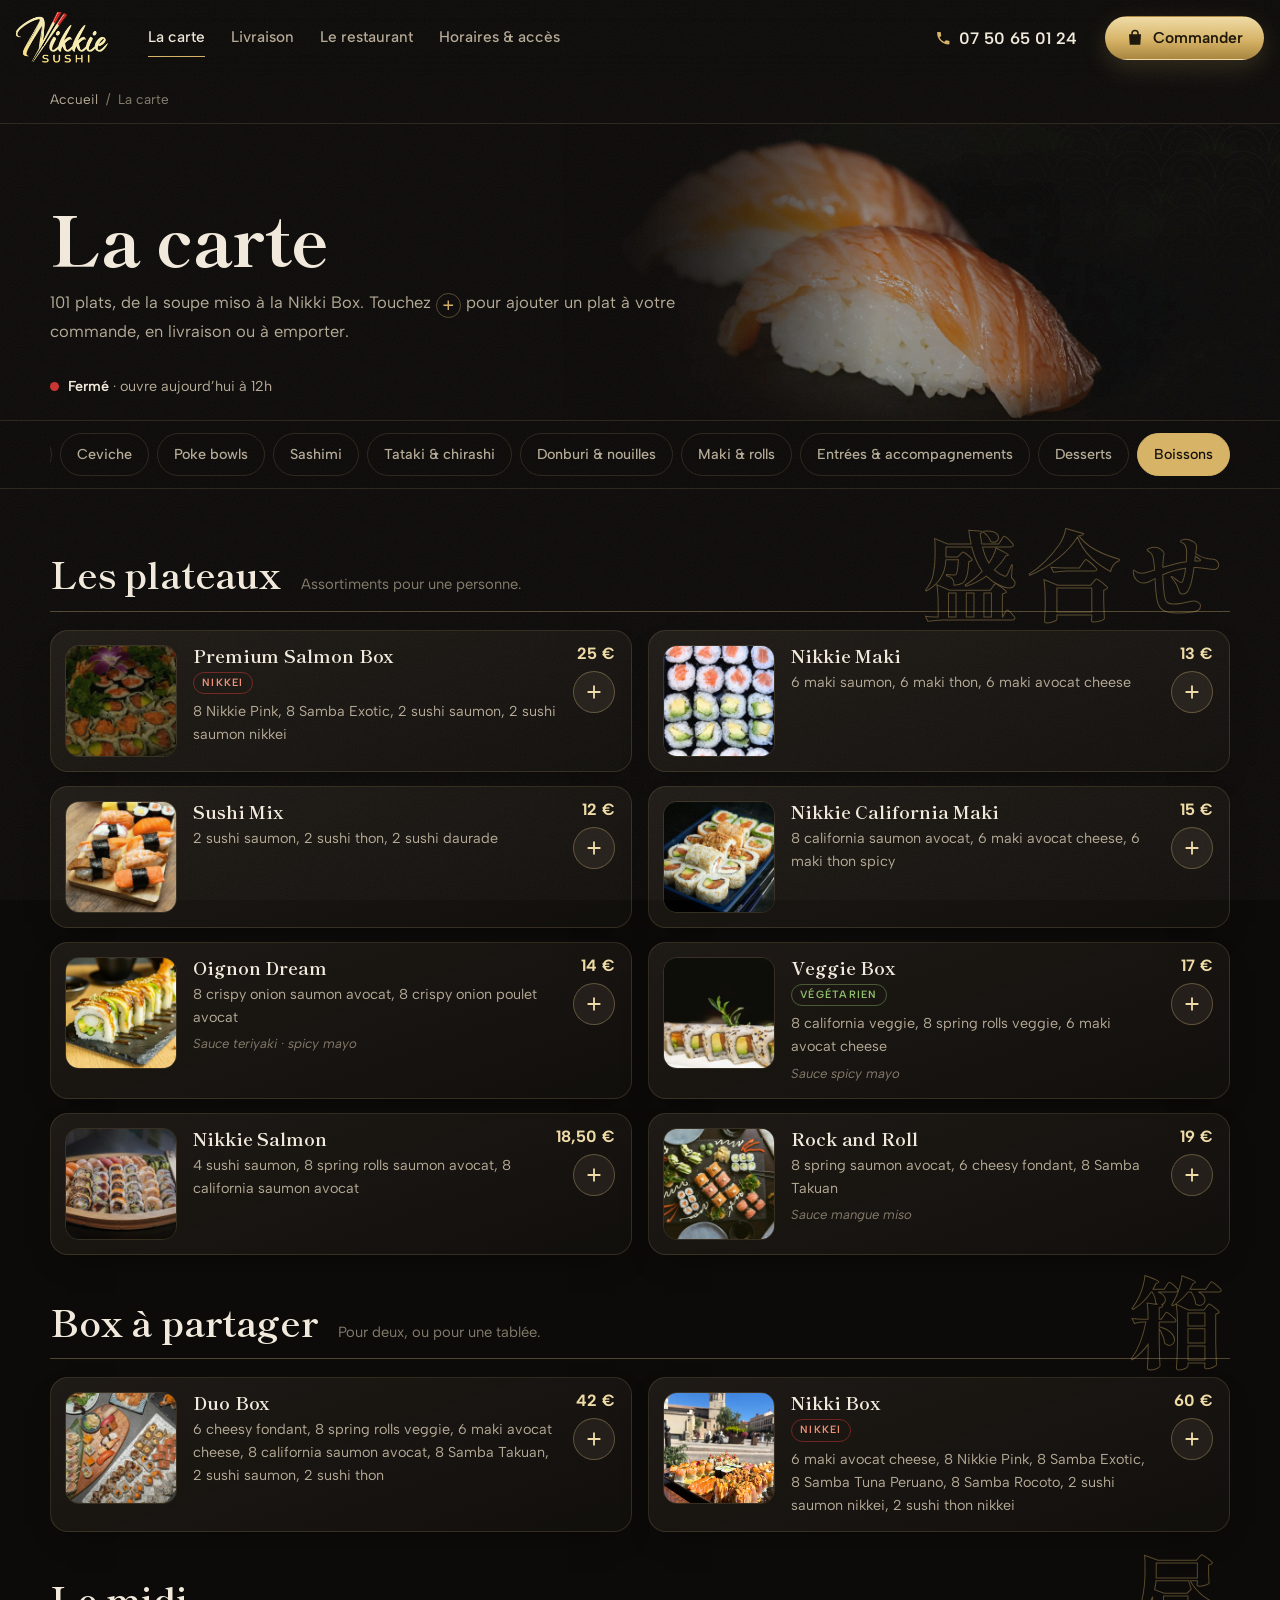
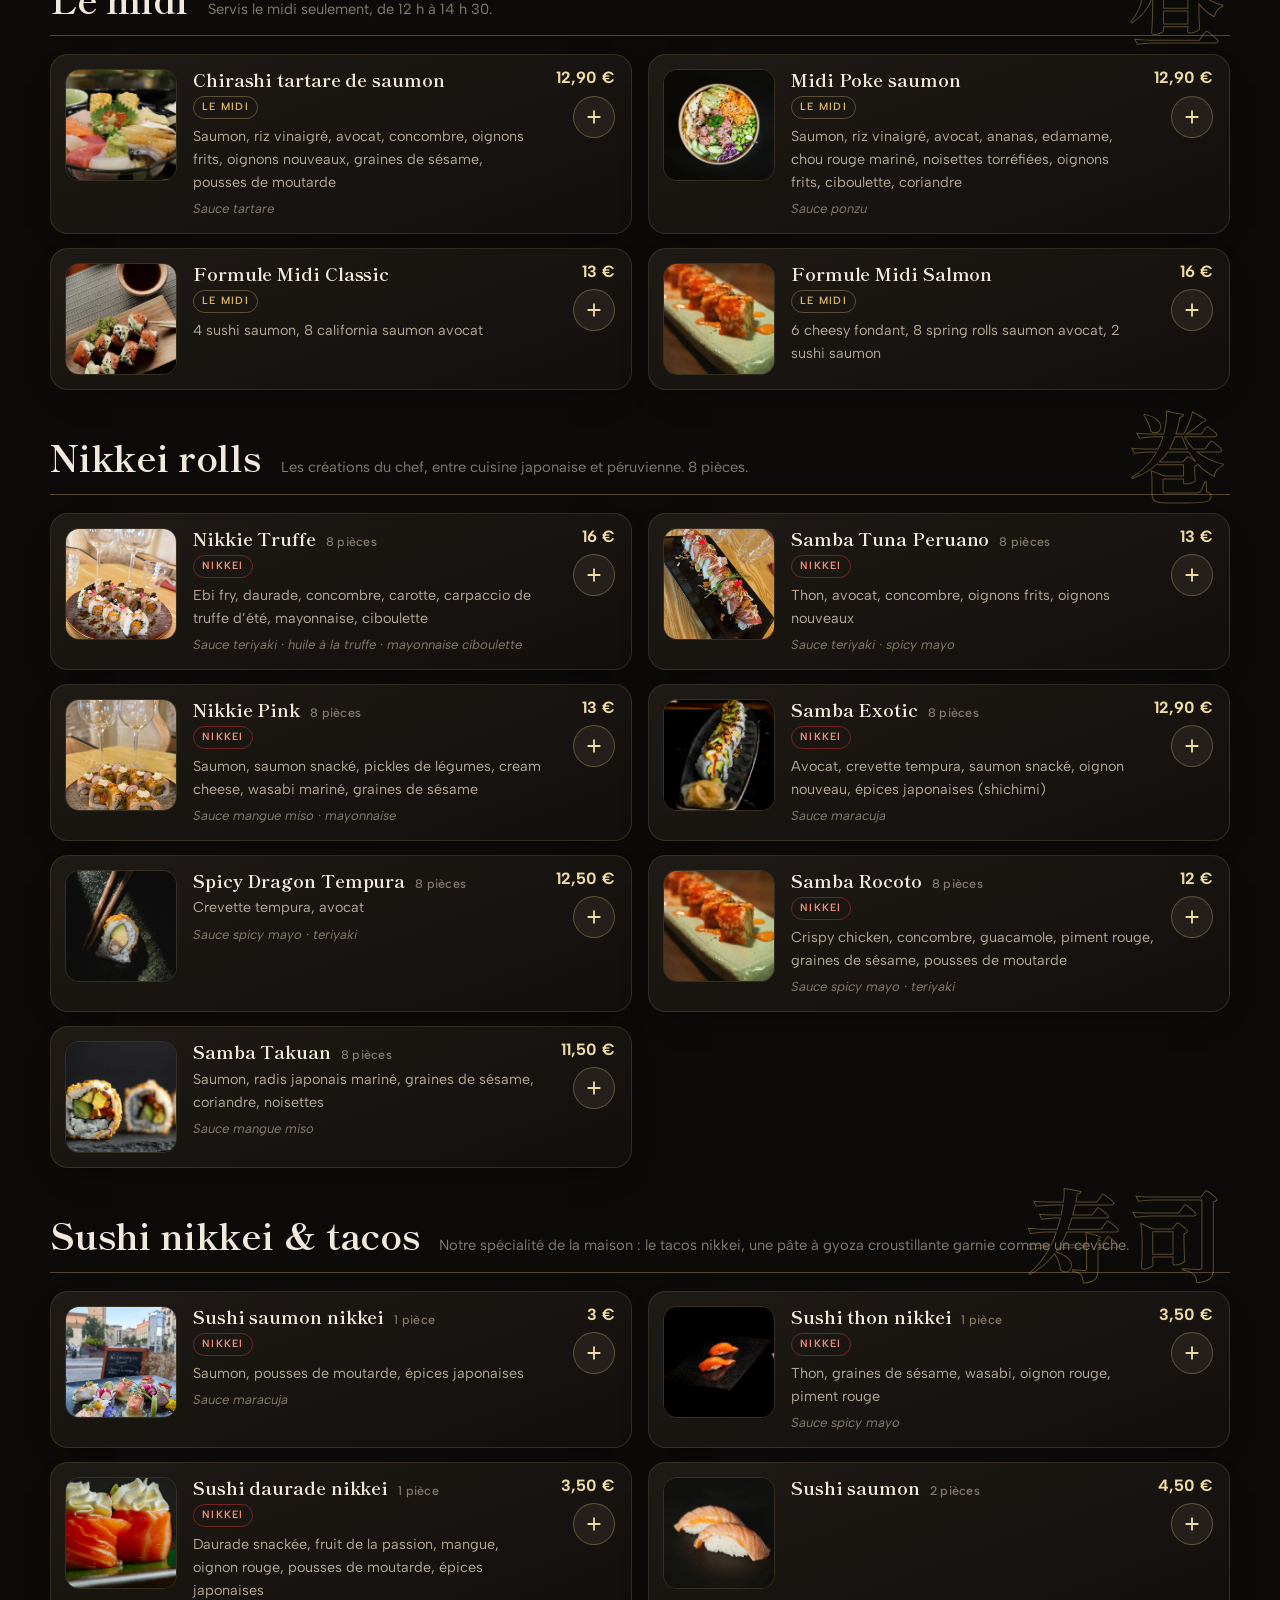
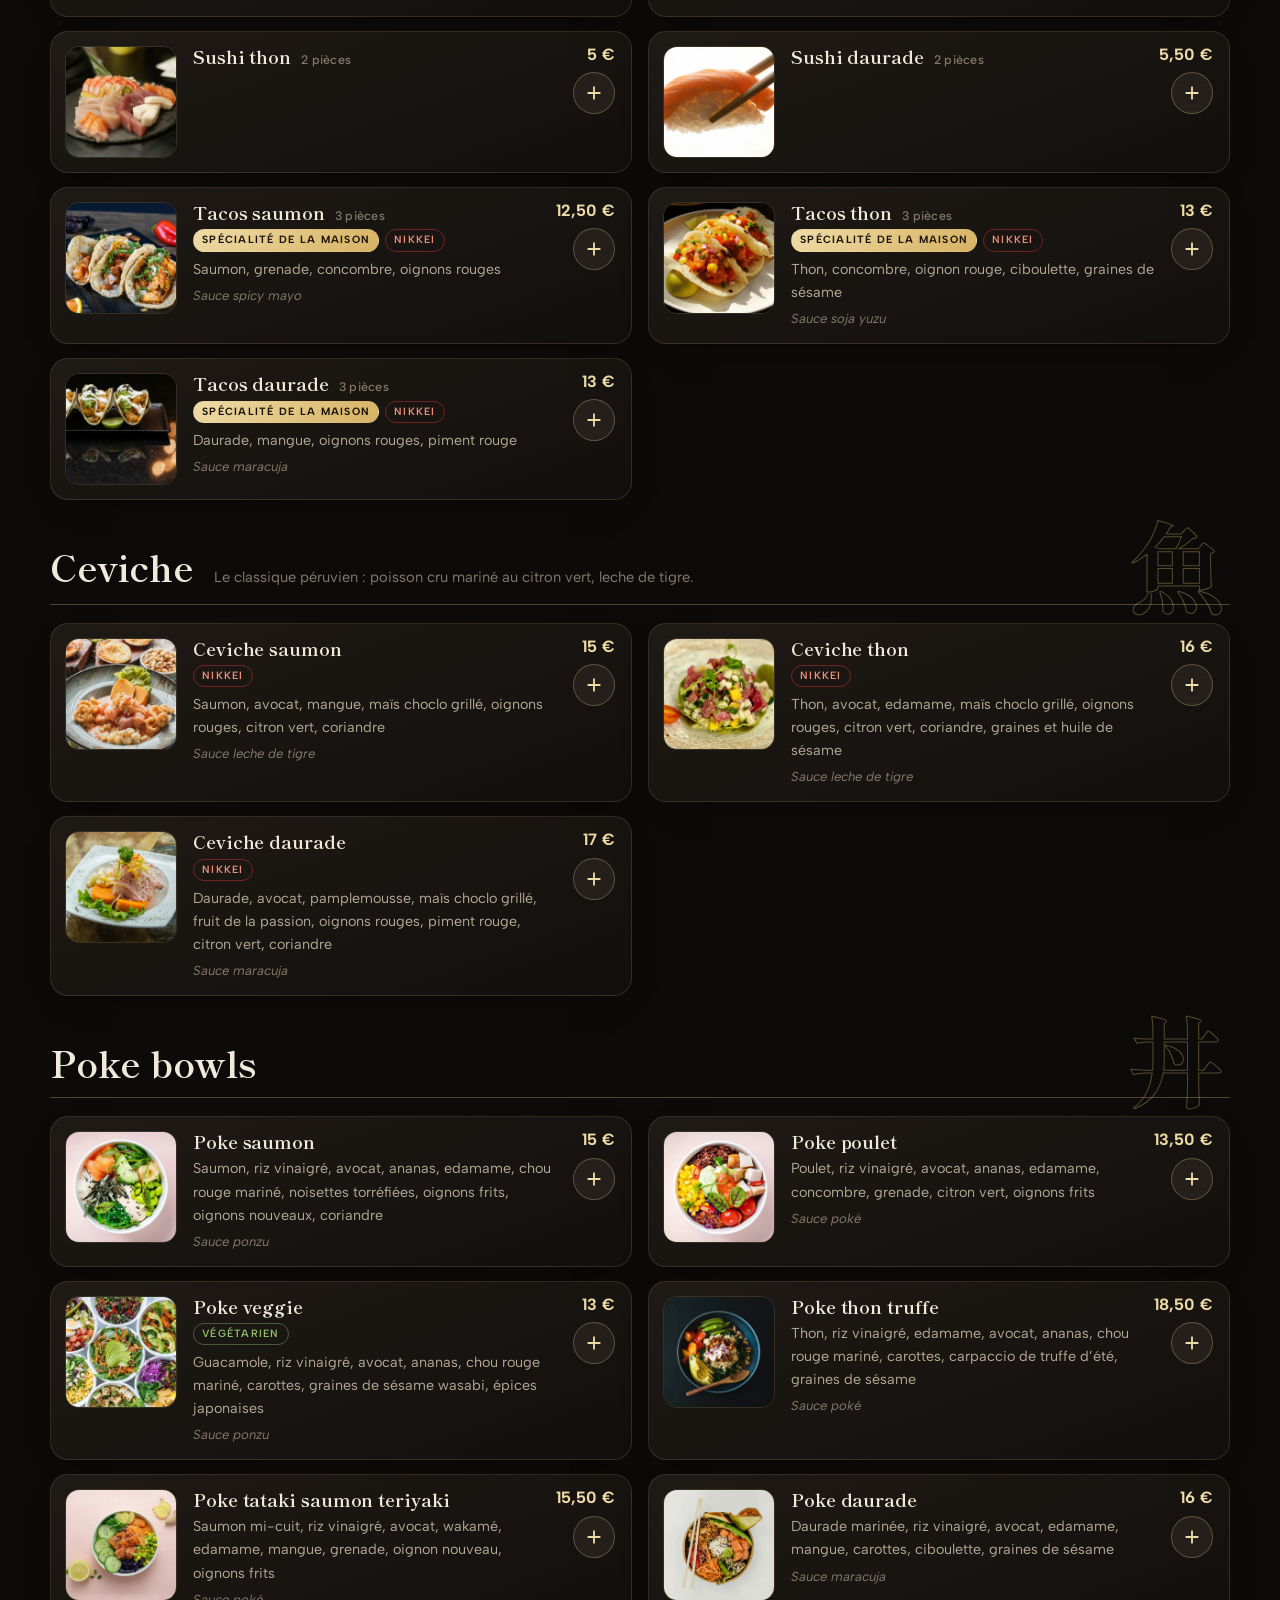
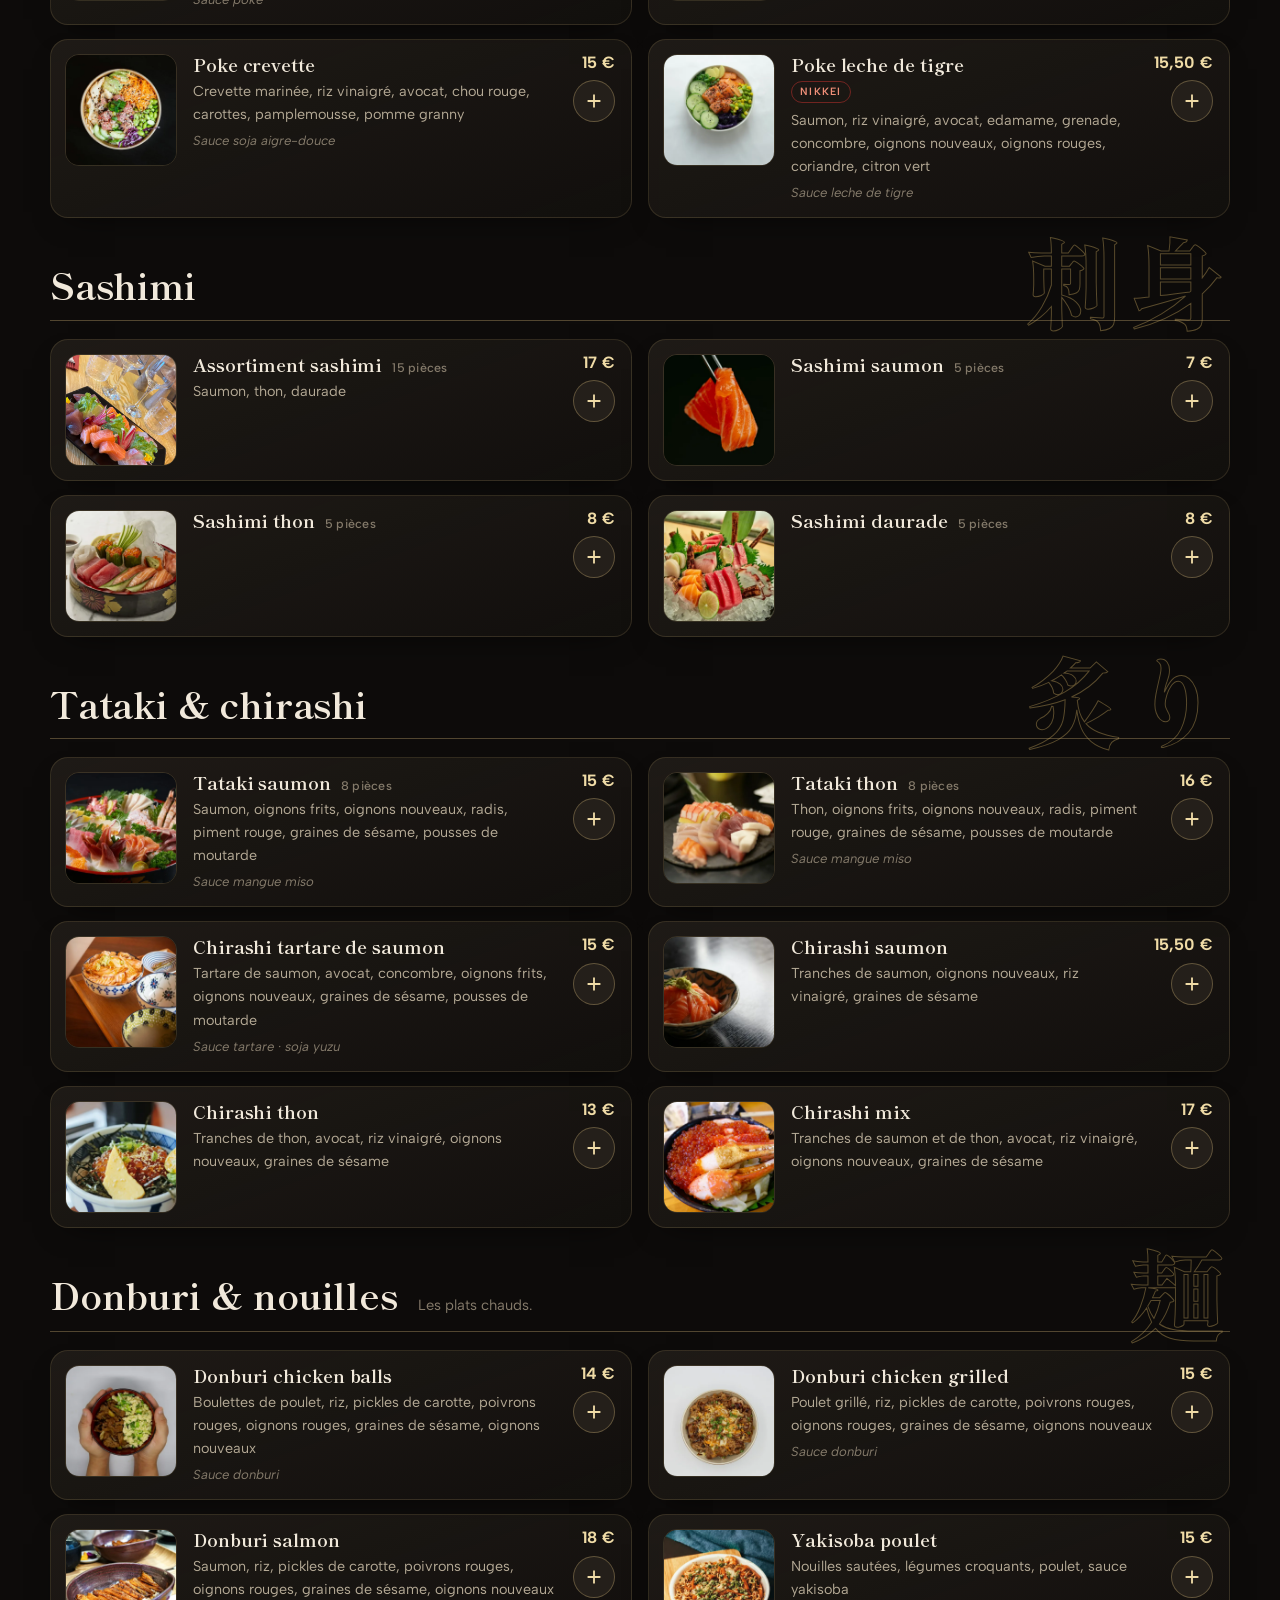
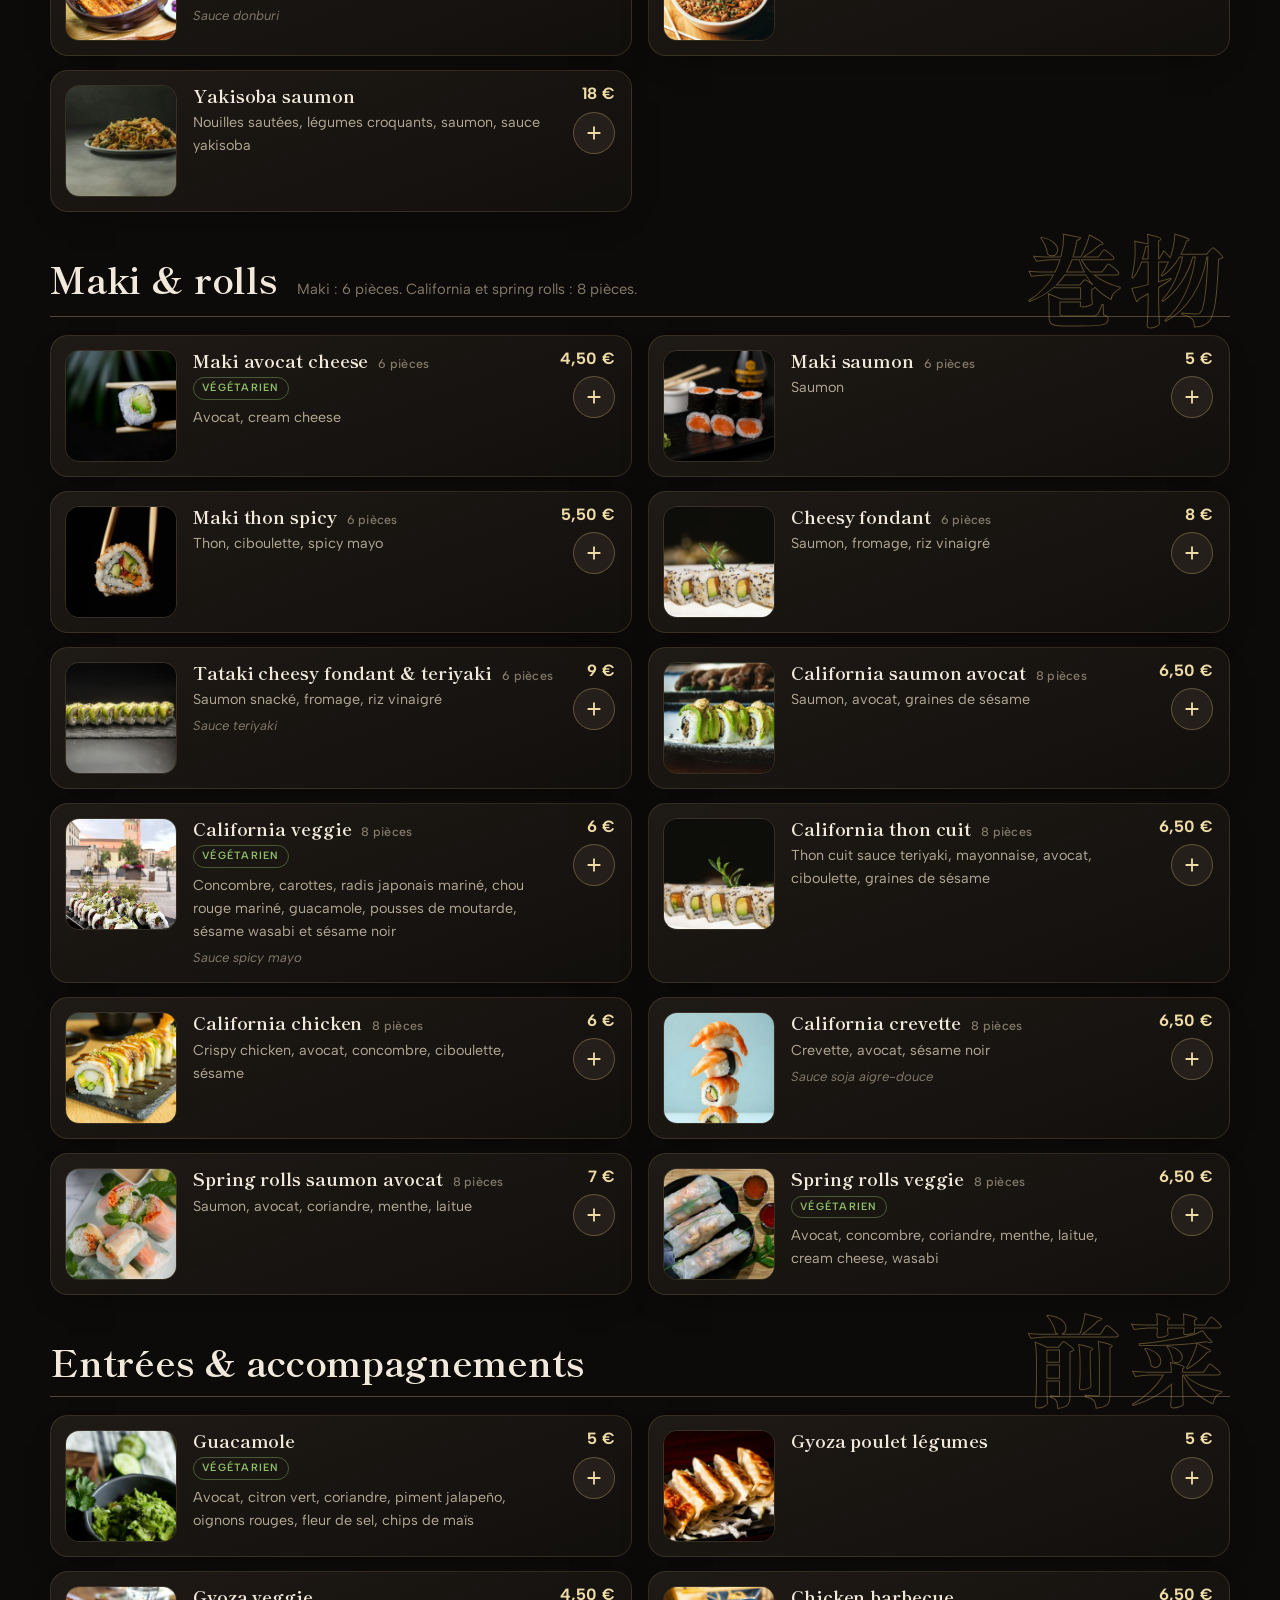
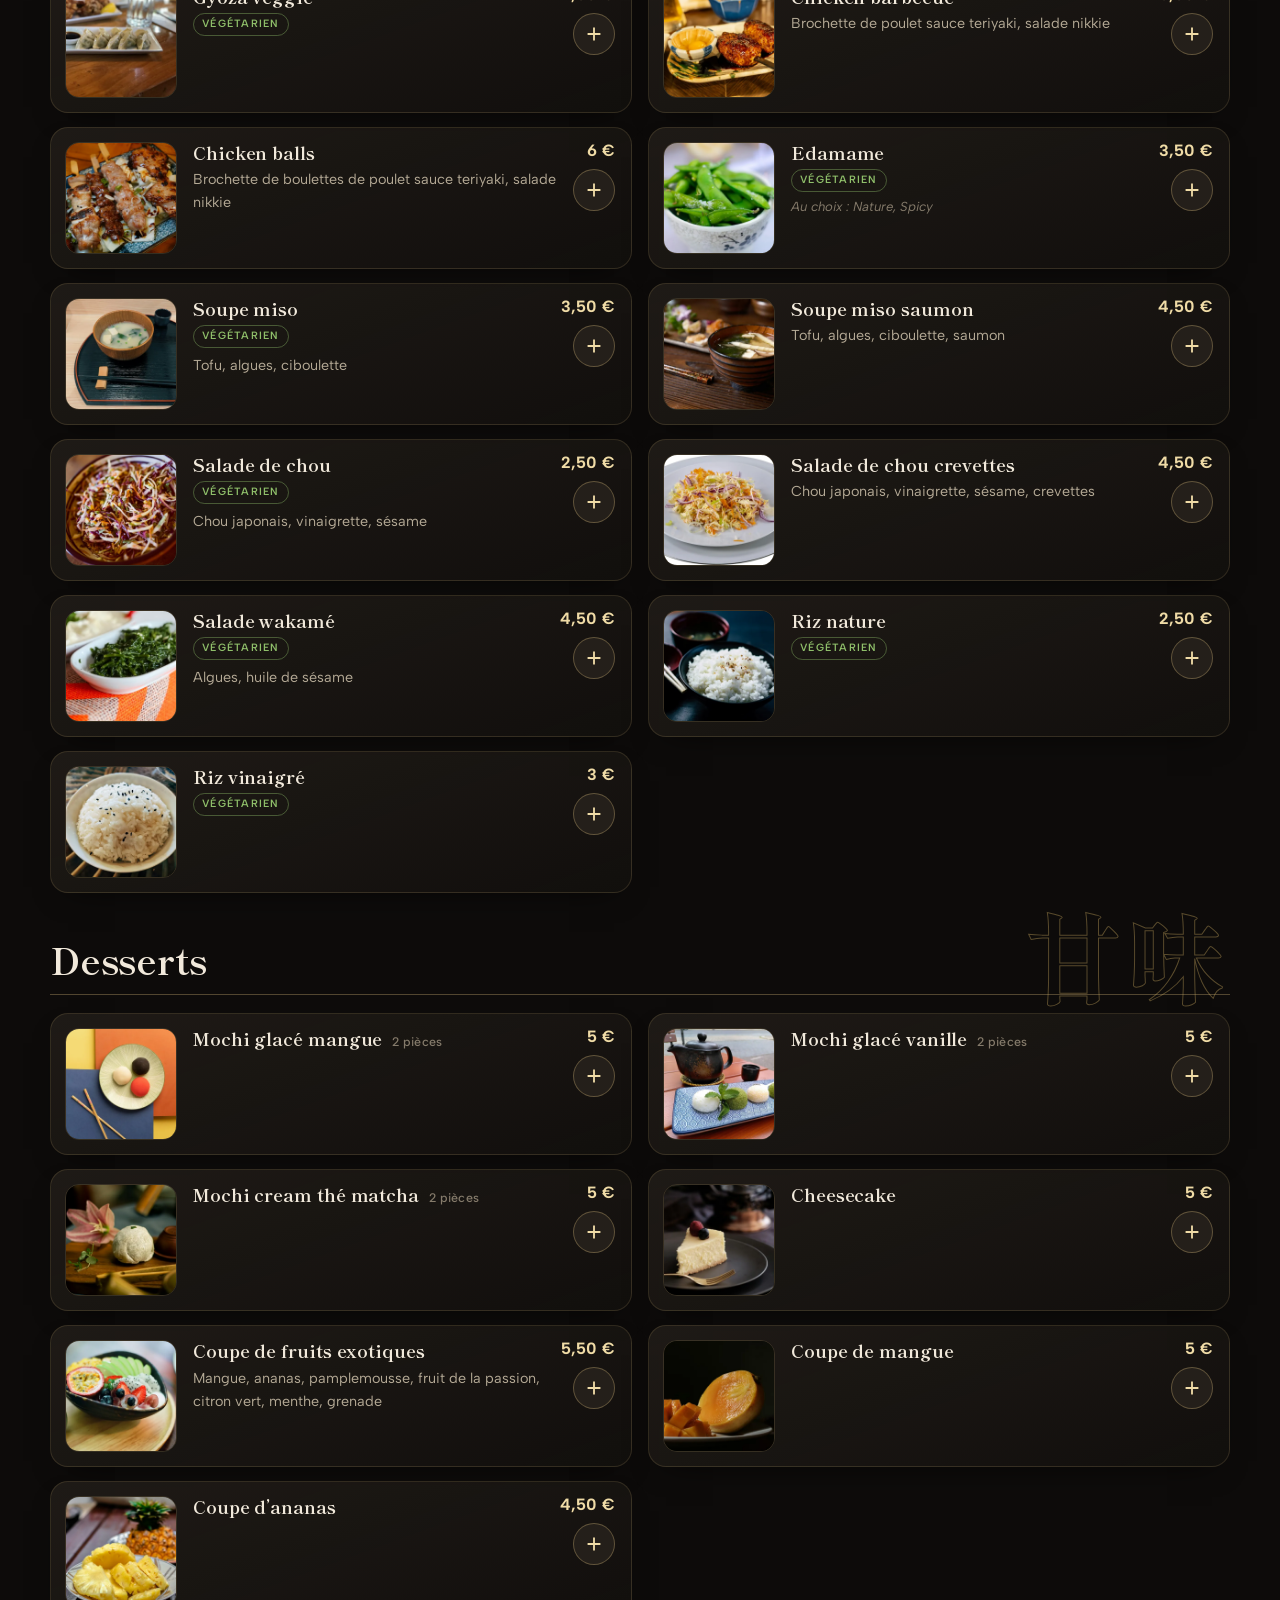
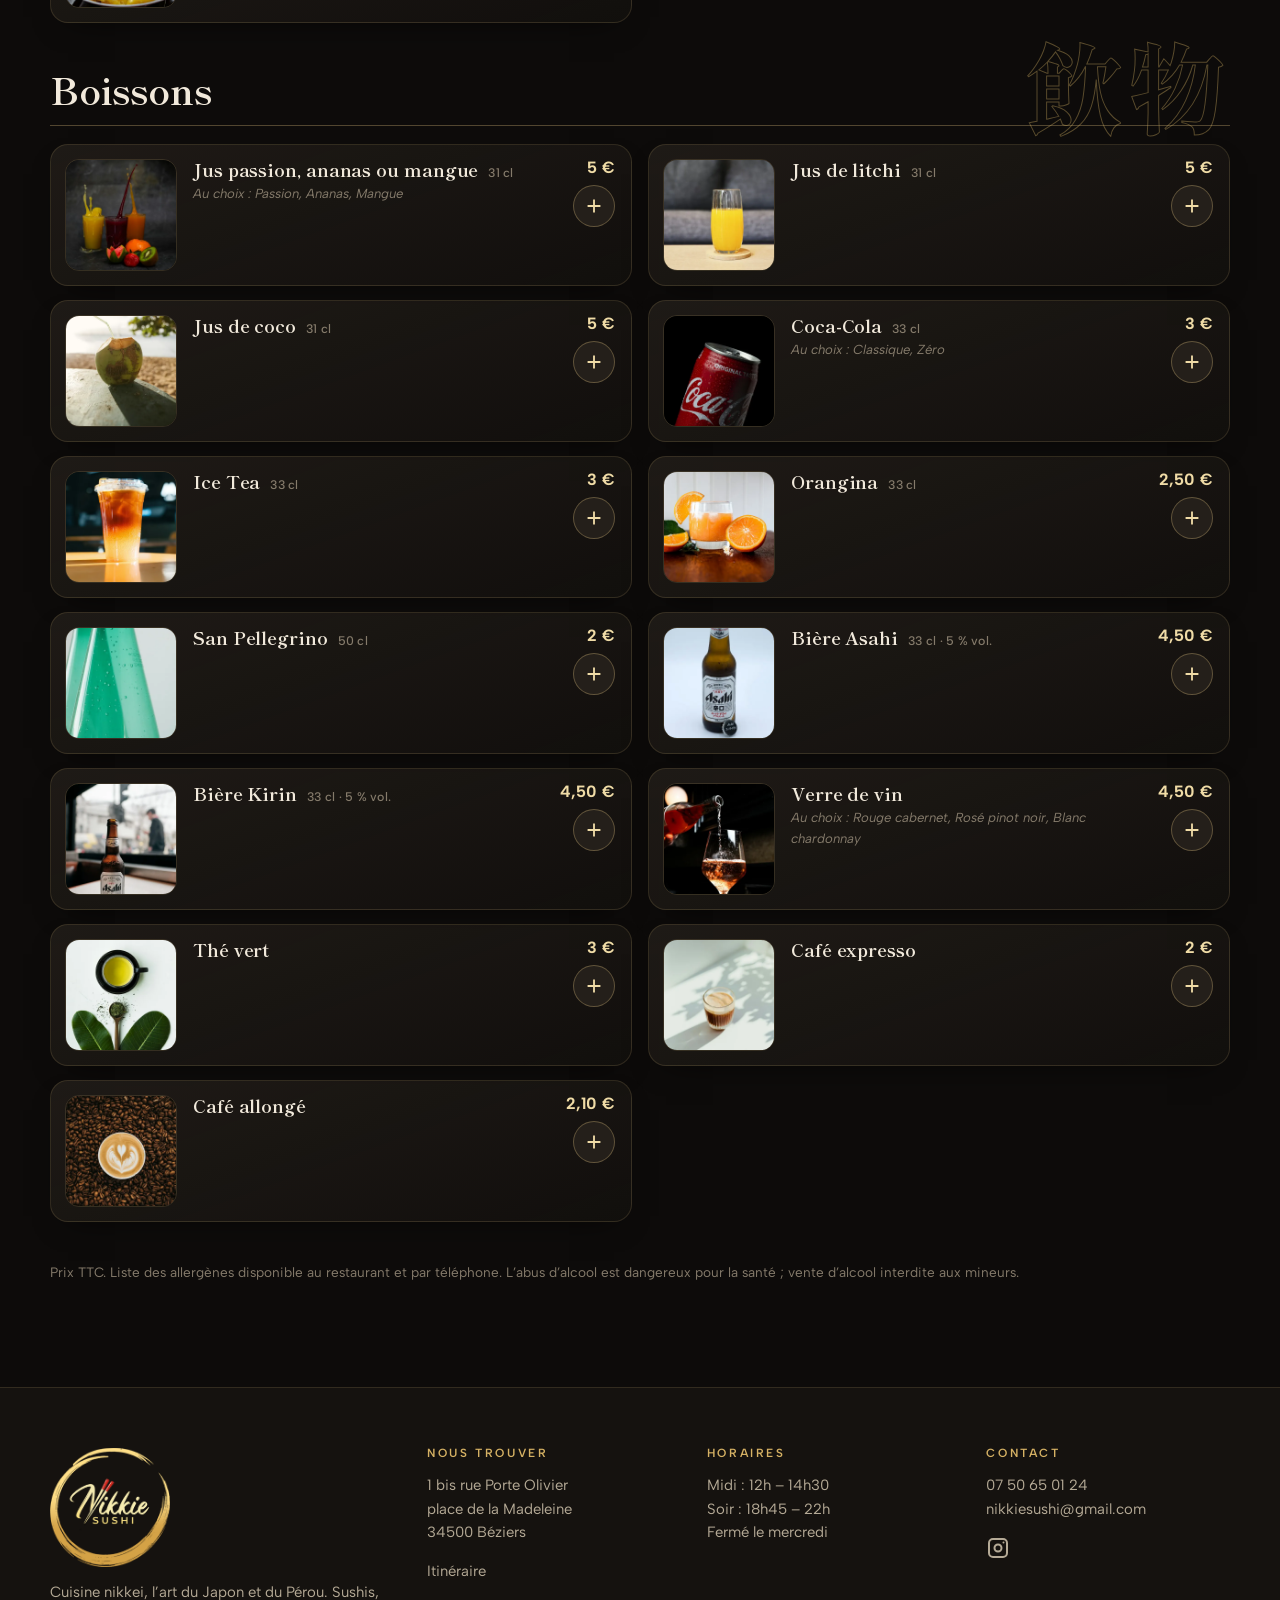
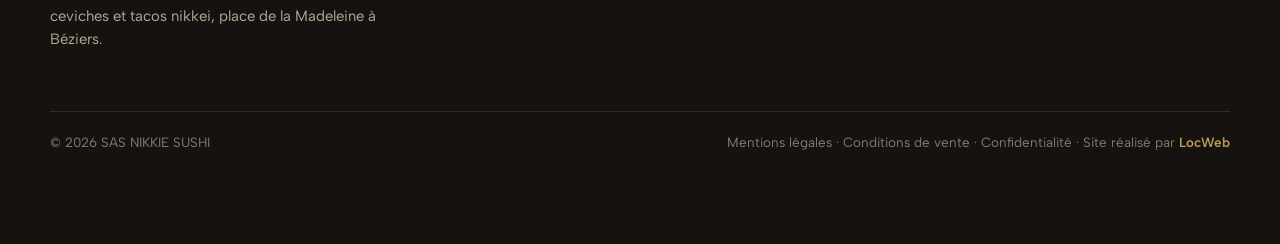
<file: carte/index.html>
<!doctype html>
<html lang="fr">
<head>
<meta charset="utf-8">
<meta name="viewport" content="width=device-width,initial-scale=1,viewport-fit=cover">
<script>document.documentElement.classList.add('js')</script>
<title>La carte — Sushi, ceviche, poke et tacos nikkei</title>
<meta name="description" content="La carte de Nikkie Sushi à Béziers : nikkei rolls, sushi, ceviche, tacos, poke bowls, plateaux et box à partager. Prix, compositions, commande en ligne.">
<link rel="canonical" href="https://www.nikkiesushi.com/carte/">
<meta property="og:type" content="restaurant.restaurant">
<meta property="og:locale" content="fr_FR">
<meta property="og:site_name" content="Nikkie Sushi">
<meta property="og:title" content="La carte — Sushi, ceviche, poke et tacos nikkei">
<meta property="og:description" content="La carte de Nikkie Sushi à Béziers : nikkei rolls, sushi, ceviche, tacos, poke bowls, plateaux et box à partager. Prix, compositions, commande en ligne.">
<meta property="og:image" content="https://www.nikkiesushi.com/photos/partage.jpg">
<meta name="twitter:card" content="summary_large_image">
<meta name="theme-color" content="#0d0b0a">
<link rel="icon" href="../photos/favicon-32.png" sizes="32x32">
<link rel="apple-touch-icon" href="../photos/apple-touch-icon.png">
<link rel="preconnect" href="https://fonts.googleapis.com">
<link rel="preconnect" href="https://fonts.gstatic.com" crossorigin>
<link href="https://fonts.googleapis.com/css2?family=Shippori+Mincho:wght@500;700;800&family=Albert+Sans:wght@400;500;600;700&display=swap" rel="stylesheet">
<link rel="stylesheet" href="../assets/style.css?v=30">
<script type="application/ld+json">{"@context":"https://schema.org","@graph":[{"@type":"Restaurant","@id":"https://www.nikkiesushi.com/#restaurant","name":"Nikkie Sushi","alternateName":"Nikkie Sushi Béziers","description":"Restaurant de cuisine nikkei (fusion japonaise et péruvienne) place de la Madeleine à Béziers : sushis, ceviches, tacos nikkei, poke bowls. Sur place, à emporter et en livraison.","url":"https://www.nikkiesushi.com/","logo":"https://www.nikkiesushi.com/photos/logo-nikkie-sushi.png","image":["https://www.nikkiesushi.com/photos/partage.jpg","https://www.nikkiesushi.com/photos/nikki-box-terrasse-madeleine-1600.webp"],"telephone":"07 50 65 01 24","email":"nikkiesushi@gmail.com","priceRange":"20–30 €","servesCuisine":["Japonaise","Péruvienne","Nikkei","Sushi"],"acceptsReservations":"Oui, par téléphone","hasMenu":"https://www.nikkiesushi.com/carte/","address":{"@type":"PostalAddress","streetAddress":"1 bis rue Porte Olivier","addressLocality":"Béziers","postalCode":"34500","addressRegion":"Occitanie","addressCountry":"FR"},"geo":{"@type":"GeoCoordinates","latitude":43.3443014,"longitude":3.2123651},"hasMap":"https://maps.google.com/?cid=8935567473499944027","openingHoursSpecification":[{"@type":"OpeningHoursSpecification","dayOfWeek":["Monday","Tuesday","Thursday","Friday","Saturday","Sunday"],"opens":"12:00","closes":"14:30"},{"@type":"OpeningHoursSpecification","dayOfWeek":["Monday","Tuesday","Thursday","Friday","Saturday","Sunday"],"opens":"18:45","closes":"22:00"}],"sameAs":["https://www.instagram.com/nikkie_sushi/","https://www.facebook.com/profile.php?id=61575464975115","https://www.tiktok.com/@nikkie.sushi"],"potentialAction":{"@type":"OrderAction","target":"https://www.nikkiesushi.com/carte/","deliveryMethod":["http://purl.org/goodrelations/v1#DeliveryModePickUp","http://purl.org/goodrelations/v1#DeliveryModeOwnFleet"]}},{"@type":"BreadcrumbList","itemListElement":[{"@type":"ListItem","position":1,"name":"Accueil","item":"https://www.nikkiesushi.com/"},{"@type":"ListItem","position":2,"name":"La carte","item":"https://www.nikkiesushi.com/carte/"}]},{"@type":"Menu","@id":"https://www.nikkiesushi.com/carte/#menu","name":"La carte de Nikkie Sushi","inLanguage":"fr","hasMenuSection":[{"@type":"MenuSection","name":"Les plateaux","hasMenuItem":[{"@type":"MenuItem","name":"Premium Salmon Box","description":"8 Nikkie Pink, 8 Samba Exotic, 2 sushi saumon, 2 sushi saumon nikkei","offers":{"@type":"Offer","price":"25.00","priceCurrency":"EUR"}},{"@type":"MenuItem","name":"Nikkie Maki","description":"6 maki saumon, 6 maki thon, 6 maki avocat cheese","offers":{"@type":"Offer","price":"13.00","priceCurrency":"EUR"}},{"@type":"MenuItem","name":"Sushi Mix","description":"2 sushi saumon, 2 sushi thon, 2 sushi daurade","offers":{"@type":"Offer","price":"12.00","priceCurrency":"EUR"}},{"@type":"MenuItem","name":"Nikkie California Maki","description":"8 california saumon avocat, 6 maki avocat cheese, 6 maki thon spicy","offers":{"@type":"Offer","price":"15.00","priceCurrency":"EUR"}},{"@type":"MenuItem","name":"Oignon Dream","description":"8 crispy onion saumon avocat, 8 crispy onion poulet avocat","offers":{"@type":"Offer","price":"14.00","priceCurrency":"EUR"}},{"@type":"MenuItem","name":"Veggie Box","description":"8 california veggie, 8 spring rolls veggie, 6 maki avocat cheese","offers":{"@type":"Offer","price":"17.00","priceCurrency":"EUR"},"suitableForDiet":"https://schema.org/VegetarianDiet"},{"@type":"MenuItem","name":"Nikkie Salmon","description":"4 sushi saumon, 8 spring rolls saumon avocat, 8 california saumon avocat","offers":{"@type":"Offer","price":"18.50","priceCurrency":"EUR"}},{"@type":"MenuItem","name":"Rock and Roll","description":"8 spring saumon avocat, 6 cheesy fondant, 8 Samba Takuan","offers":{"@type":"Offer","price":"19.00","priceCurrency":"EUR"}}]},{"@type":"MenuSection","name":"Box à partager","hasMenuItem":[{"@type":"MenuItem","name":"Duo Box","description":"6 cheesy fondant, 8 spring rolls veggie, 6 maki avocat cheese, 8 california saumon avocat, 8 Samba Takuan, 2 sushi saumon, 2 sushi thon","offers":{"@type":"Offer","price":"42.00","priceCurrency":"EUR"}},{"@type":"MenuItem","name":"Nikki Box","description":"6 maki avocat cheese, 8 Nikkie Pink, 8 Samba Exotic, 8 Samba Tuna Peruano, 8 Samba Rocoto, 2 sushi saumon nikkei, 2 sushi thon nikkei","offers":{"@type":"Offer","price":"60.00","priceCurrency":"EUR"}}]},{"@type":"MenuSection","name":"Le midi","hasMenuItem":[{"@type":"MenuItem","name":"Chirashi tartare de saumon","description":"Saumon, riz vinaigré, avocat, concombre, oignons frits, oignons nouveaux, graines de sésame, pousses de moutarde","offers":{"@type":"Offer","price":"12.90","priceCurrency":"EUR"}},{"@type":"MenuItem","name":"Midi Poke saumon","description":"Saumon, riz vinaigré, avocat, ananas, edamame, chou rouge mariné, noisettes torréfiées, oignons frits, ciboulette, coriandre","offers":{"@type":"Offer","price":"12.90","priceCurrency":"EUR"}},{"@type":"MenuItem","name":"Formule Midi Classic","description":"4 sushi saumon, 8 california saumon avocat","offers":{"@type":"Offer","price":"13.00","priceCurrency":"EUR"}},{"@type":"MenuItem","name":"Formule Midi Salmon","description":"6 cheesy fondant, 8 spring rolls saumon avocat, 2 sushi saumon","offers":{"@type":"Offer","price":"16.00","priceCurrency":"EUR"}}]},{"@type":"MenuSection","name":"Nikkei rolls","hasMenuItem":[{"@type":"MenuItem","name":"Nikkie Truffe","description":"Ebi fry, daurade, concombre, carotte, carpaccio de truffe d’été, mayonnaise, ciboulette","offers":{"@type":"Offer","price":"16.00","priceCurrency":"EUR"}},{"@type":"MenuItem","name":"Samba Tuna Peruano","description":"Thon, avocat, concombre, oignons frits, oignons nouveaux","offers":{"@type":"Offer","price":"13.00","priceCurrency":"EUR"}},{"@type":"MenuItem","name":"Nikkie Pink","description":"Saumon, saumon snacké, pickles de légumes, cream cheese, wasabi mariné, graines de sésame","offers":{"@type":"Offer","price":"13.00","priceCurrency":"EUR"}},{"@type":"MenuItem","name":"Samba Exotic","description":"Avocat, crevette tempura, saumon snacké, oignon nouveau, épices japonaises (shichimi)","offers":{"@type":"Offer","price":"12.90","priceCurrency":"EUR"}},{"@type":"MenuItem","name":"Spicy Dragon Tempura","description":"Crevette tempura, avocat","offers":{"@type":"Offer","price":"12.50","priceCurrency":"EUR"}},{"@type":"MenuItem","name":"Samba Rocoto","description":"Crispy chicken, concombre, guacamole, piment rouge, graines de sésame, pousses de moutarde","offers":{"@type":"Offer","price":"12.00","priceCurrency":"EUR"}},{"@type":"MenuItem","name":"Samba Takuan","description":"Saumon, radis japonais mariné, graines de sésame, coriandre, noisettes","offers":{"@type":"Offer","price":"11.50","priceCurrency":"EUR"}}]},{"@type":"MenuSection","name":"Sushi nikkei & tacos","hasMenuItem":[{"@type":"MenuItem","name":"Sushi saumon nikkei","description":"Saumon, pousses de moutarde, épices japonaises","offers":{"@type":"Offer","price":"3.00","priceCurrency":"EUR"}},{"@type":"MenuItem","name":"Sushi thon nikkei","description":"Thon, graines de sésame, wasabi, oignon rouge, piment rouge","offers":{"@type":"Offer","price":"3.50","priceCurrency":"EUR"}},{"@type":"MenuItem","name":"Sushi daurade nikkei","description":"Daurade snackée, fruit de la passion, mangue, oignon rouge, pousses de moutarde, épices japonaises","offers":{"@type":"Offer","price":"3.50","priceCurrency":"EUR"}},{"@type":"MenuItem","name":"Sushi saumon","offers":{"@type":"Offer","price":"4.50","priceCurrency":"EUR"}},{"@type":"MenuItem","name":"Sushi thon","offers":{"@type":"Offer","price":"5.00","priceCurrency":"EUR"}},{"@type":"MenuItem","name":"Sushi daurade","offers":{"@type":"Offer","price":"5.50","priceCurrency":"EUR"}},{"@type":"MenuItem","name":"Tacos saumon","description":"Saumon, grenade, concombre, oignons rouges","offers":{"@type":"Offer","price":"12.50","priceCurrency":"EUR"}},{"@type":"MenuItem","name":"Tacos thon","description":"Thon, concombre, oignon rouge, ciboulette, graines de sésame","offers":{"@type":"Offer","price":"13.00","priceCurrency":"EUR"}},{"@type":"MenuItem","name":"Tacos daurade","description":"Daurade, mangue, oignons rouges, piment rouge","offers":{"@type":"Offer","price":"13.00","priceCurrency":"EUR"}}]},{"@type":"MenuSection","name":"Ceviche","hasMenuItem":[{"@type":"MenuItem","name":"Ceviche saumon","description":"Saumon, avocat, mangue, maïs choclo grillé, oignons rouges, citron vert, coriandre","offers":{"@type":"Offer","price":"15.00","priceCurrency":"EUR"}},{"@type":"MenuItem","name":"Ceviche thon","description":"Thon, avocat, edamame, maïs choclo grillé, oignons rouges, citron vert, coriandre, graines et huile de sésame","offers":{"@type":"Offer","price":"16.00","priceCurrency":"EUR"}},{"@type":"MenuItem","name":"Ceviche daurade","description":"Daurade, avocat, pamplemousse, maïs choclo grillé, fruit de la passion, oignons rouges, piment rouge, citron vert, coriandre","offers":{"@type":"Offer","price":"17.00","priceCurrency":"EUR"}}]},{"@type":"MenuSection","name":"Poke bowls","hasMenuItem":[{"@type":"MenuItem","name":"Poke saumon","description":"Saumon, riz vinaigré, avocat, ananas, edamame, chou rouge mariné, noisettes torréfiées, oignons frits, oignons nouveaux, coriandre","offers":{"@type":"Offer","price":"15.00","priceCurrency":"EUR"}},{"@type":"MenuItem","name":"Poke poulet","description":"Poulet, riz vinaigré, avocat, ananas, edamame, concombre, grenade, citron vert, oignons frits","offers":{"@type":"Offer","price":"13.50","priceCurrency":"EUR"}},{"@type":"MenuItem","name":"Poke veggie","description":"Guacamole, riz vinaigré, avocat, ananas, chou rouge mariné, carottes, graines de sésame wasabi, épices japonaises","offers":{"@type":"Offer","price":"13.00","priceCurrency":"EUR"},"suitableForDiet":"https://schema.org/VegetarianDiet"},{"@type":"MenuItem","name":"Poke thon truffe","description":"Thon, riz vinaigré, edamame, avocat, ananas, chou rouge mariné, carottes, carpaccio de truffe d’été, graines de sésame","offers":{"@type":"Offer","price":"18.50","priceCurrency":"EUR"}},{"@type":"MenuItem","name":"Poke tataki saumon teriyaki","description":"Saumon mi-cuit, riz vinaigré, avocat, wakamé, edamame, mangue, grenade, oignon nouveau, oignons frits","offers":{"@type":"Offer","price":"15.50","priceCurrency":"EUR"}},{"@type":"MenuItem","name":"Poke daurade","description":"Daurade marinée, riz vinaigré, avocat, edamame, mangue, carottes, ciboulette, graines de sésame","offers":{"@type":"Offer","price":"16.00","priceCurrency":"EUR"}},{"@type":"MenuItem","name":"Poke crevette","description":"Crevette marinée, riz vinaigré, avocat, chou rouge, carottes, pamplemousse, pomme granny","offers":{"@type":"Offer","price":"15.00","priceCurrency":"EUR"}},{"@type":"MenuItem","name":"Poke leche de tigre","description":"Saumon, riz vinaigré, avocat, edamame, grenade, concombre, oignons nouveaux, oignons rouges, coriandre, citron vert","offers":{"@type":"Offer","price":"15.50","priceCurrency":"EUR"}}]},{"@type":"MenuSection","name":"Sashimi","hasMenuItem":[{"@type":"MenuItem","name":"Assortiment sashimi","description":"Saumon, thon, daurade","offers":{"@type":"Offer","price":"17.00","priceCurrency":"EUR"}},{"@type":"MenuItem","name":"Sashimi saumon","offers":{"@type":"Offer","price":"7.00","priceCurrency":"EUR"}},{"@type":"MenuItem","name":"Sashimi thon","offers":{"@type":"Offer","price":"8.00","priceCurrency":"EUR"}},{"@type":"MenuItem","name":"Sashimi daurade","offers":{"@type":"Offer","price":"8.00","priceCurrency":"EUR"}}]},{"@type":"MenuSection","name":"Tataki & chirashi","hasMenuItem":[{"@type":"MenuItem","name":"Tataki saumon","description":"Saumon, oignons frits, oignons nouveaux, radis, piment rouge, graines de sésame, pousses de moutarde","offers":{"@type":"Offer","price":"15.00","priceCurrency":"EUR"}},{"@type":"MenuItem","name":"Tataki thon","description":"Thon, oignons frits, oignons nouveaux, radis, piment rouge, graines de sésame, pousses de moutarde","offers":{"@type":"Offer","price":"16.00","priceCurrency":"EUR"}},{"@type":"MenuItem","name":"Chirashi tartare de saumon","description":"Tartare de saumon, avocat, concombre, oignons frits, oignons nouveaux, graines de sésame, pousses de moutarde","offers":{"@type":"Offer","price":"15.00","priceCurrency":"EUR"}},{"@type":"MenuItem","name":"Chirashi saumon","description":"Tranches de saumon, oignons nouveaux, riz vinaigré, graines de sésame","offers":{"@type":"Offer","price":"15.50","priceCurrency":"EUR"}},{"@type":"MenuItem","name":"Chirashi thon","description":"Tranches de thon, avocat, riz vinaigré, oignons nouveaux, graines de sésame","offers":{"@type":"Offer","price":"13.00","priceCurrency":"EUR"}},{"@type":"MenuItem","name":"Chirashi mix","description":"Tranches de saumon et de thon, avocat, riz vinaigré, oignons nouveaux, graines de sésame","offers":{"@type":"Offer","price":"17.00","priceCurrency":"EUR"}}]},{"@type":"MenuSection","name":"Donburi & nouilles","hasMenuItem":[{"@type":"MenuItem","name":"Donburi chicken balls","description":"Boulettes de poulet, riz, pickles de carotte, poivrons rouges, oignons rouges, graines de sésame, oignons nouveaux","offers":{"@type":"Offer","price":"14.00","priceCurrency":"EUR"}},{"@type":"MenuItem","name":"Donburi chicken grilled","description":"Poulet grillé, riz, pickles de carotte, poivrons rouges, oignons rouges, graines de sésame, oignons nouveaux","offers":{"@type":"Offer","price":"15.00","priceCurrency":"EUR"}},{"@type":"MenuItem","name":"Donburi salmon","description":"Saumon, riz, pickles de carotte, poivrons rouges, oignons rouges, graines de sésame, oignons nouveaux","offers":{"@type":"Offer","price":"18.00","priceCurrency":"EUR"}},{"@type":"MenuItem","name":"Yakisoba poulet","description":"Nouilles sautées, légumes croquants, poulet, sauce yakisoba","offers":{"@type":"Offer","price":"15.00","priceCurrency":"EUR"}},{"@type":"MenuItem","name":"Yakisoba saumon","description":"Nouilles sautées, légumes croquants, saumon, sauce yakisoba","offers":{"@type":"Offer","price":"18.00","priceCurrency":"EUR"}}]},{"@type":"MenuSection","name":"Maki & rolls","hasMenuItem":[{"@type":"MenuItem","name":"Maki avocat cheese","description":"Avocat, cream cheese","offers":{"@type":"Offer","price":"4.50","priceCurrency":"EUR"},"suitableForDiet":"https://schema.org/VegetarianDiet"},{"@type":"MenuItem","name":"Maki saumon","description":"Saumon","offers":{"@type":"Offer","price":"5.00","priceCurrency":"EUR"}},{"@type":"MenuItem","name":"Maki thon spicy","description":"Thon, ciboulette, spicy mayo","offers":{"@type":"Offer","price":"5.50","priceCurrency":"EUR"}},{"@type":"MenuItem","name":"Cheesy fondant","description":"Saumon, fromage, riz vinaigré","offers":{"@type":"Offer","price":"8.00","priceCurrency":"EUR"}},{"@type":"MenuItem","name":"Tataki cheesy fondant & teriyaki","description":"Saumon snacké, fromage, riz vinaigré","offers":{"@type":"Offer","price":"9.00","priceCurrency":"EUR"}},{"@type":"MenuItem","name":"California saumon avocat","description":"Saumon, avocat, graines de sésame","offers":{"@type":"Offer","price":"6.50","priceCurrency":"EUR"}},{"@type":"MenuItem","name":"California veggie","description":"Concombre, carottes, radis japonais mariné, chou rouge mariné, guacamole, pousses de moutarde, sésame wasabi et sésame noir","offers":{"@type":"Offer","price":"6.00","priceCurrency":"EUR"},"suitableForDiet":"https://schema.org/VegetarianDiet"},{"@type":"MenuItem","name":"California thon cuit","description":"Thon cuit sauce teriyaki, mayonnaise, avocat, ciboulette, graines de sésame","offers":{"@type":"Offer","price":"6.50","priceCurrency":"EUR"}},{"@type":"MenuItem","name":"California chicken","description":"Crispy chicken, avocat, concombre, ciboulette, sésame","offers":{"@type":"Offer","price":"6.00","priceCurrency":"EUR"}},{"@type":"MenuItem","name":"California crevette","description":"Crevette, avocat, sésame noir","offers":{"@type":"Offer","price":"6.50","priceCurrency":"EUR"}},{"@type":"MenuItem","name":"Spring rolls saumon avocat","description":"Saumon, avocat, coriandre, menthe, laitue","offers":{"@type":"Offer","price":"7.00","priceCurrency":"EUR"}},{"@type":"MenuItem","name":"Spring rolls veggie","description":"Avocat, concombre, coriandre, menthe, laitue, cream cheese, wasabi","offers":{"@type":"Offer","price":"6.50","priceCurrency":"EUR"},"suitableForDiet":"https://schema.org/VegetarianDiet"}]},{"@type":"MenuSection","name":"Entrées & accompagnements","hasMenuItem":[{"@type":"MenuItem","name":"Guacamole","description":"Avocat, citron vert, coriandre, piment jalapeño, oignons rouges, fleur de sel, chips de maïs","offers":{"@type":"Offer","price":"5.00","priceCurrency":"EUR"},"suitableForDiet":"https://schema.org/VegetarianDiet"},{"@type":"MenuItem","name":"Gyoza poulet légumes","offers":{"@type":"Offer","price":"5.00","priceCurrency":"EUR"}},{"@type":"MenuItem","name":"Gyoza veggie","offers":{"@type":"Offer","price":"4.50","priceCurrency":"EUR"},"suitableForDiet":"https://schema.org/VegetarianDiet"},{"@type":"MenuItem","name":"Chicken barbecue","description":"Brochette de poulet sauce teriyaki, salade nikkie","offers":{"@type":"Offer","price":"6.50","priceCurrency":"EUR"}},{"@type":"MenuItem","name":"Chicken balls","description":"Brochette de boulettes de poulet sauce teriyaki, salade nikkie","offers":{"@type":"Offer","price":"6.00","priceCurrency":"EUR"}},{"@type":"MenuItem","name":"Edamame","offers":{"@type":"Offer","price":"3.50","priceCurrency":"EUR"},"suitableForDiet":"https://schema.org/VegetarianDiet"},{"@type":"MenuItem","name":"Soupe miso","description":"Tofu, algues, ciboulette","offers":{"@type":"Offer","price":"3.50","priceCurrency":"EUR"},"suitableForDiet":"https://schema.org/VegetarianDiet"},{"@type":"MenuItem","name":"Soupe miso saumon","description":"Tofu, algues, ciboulette, saumon","offers":{"@type":"Offer","price":"4.50","priceCurrency":"EUR"}},{"@type":"MenuItem","name":"Salade de chou","description":"Chou japonais, vinaigrette, sésame","offers":{"@type":"Offer","price":"2.50","priceCurrency":"EUR"},"suitableForDiet":"https://schema.org/VegetarianDiet"},{"@type":"MenuItem","name":"Salade de chou crevettes","description":"Chou japonais, vinaigrette, sésame, crevettes","offers":{"@type":"Offer","price":"4.50","priceCurrency":"EUR"}},{"@type":"MenuItem","name":"Salade wakamé","description":"Algues, huile de sésame","offers":{"@type":"Offer","price":"4.50","priceCurrency":"EUR"},"suitableForDiet":"https://schema.org/VegetarianDiet"},{"@type":"MenuItem","name":"Riz nature","offers":{"@type":"Offer","price":"2.50","priceCurrency":"EUR"},"suitableForDiet":"https://schema.org/VegetarianDiet"},{"@type":"MenuItem","name":"Riz vinaigré","offers":{"@type":"Offer","price":"3.00","priceCurrency":"EUR"},"suitableForDiet":"https://schema.org/VegetarianDiet"}]},{"@type":"MenuSection","name":"Desserts","hasMenuItem":[{"@type":"MenuItem","name":"Mochi glacé mangue","offers":{"@type":"Offer","price":"5.00","priceCurrency":"EUR"}},{"@type":"MenuItem","name":"Mochi glacé vanille","offers":{"@type":"Offer","price":"5.00","priceCurrency":"EUR"}},{"@type":"MenuItem","name":"Mochi cream thé matcha","offers":{"@type":"Offer","price":"5.00","priceCurrency":"EUR"}},{"@type":"MenuItem","name":"Cheesecake","offers":{"@type":"Offer","price":"5.00","priceCurrency":"EUR"}},{"@type":"MenuItem","name":"Coupe de fruits exotiques","description":"Mangue, ananas, pamplemousse, fruit de la passion, citron vert, menthe, grenade","offers":{"@type":"Offer","price":"5.50","priceCurrency":"EUR"}},{"@type":"MenuItem","name":"Coupe de mangue","offers":{"@type":"Offer","price":"5.00","priceCurrency":"EUR"}},{"@type":"MenuItem","name":"Coupe d’ananas","offers":{"@type":"Offer","price":"4.50","priceCurrency":"EUR"}}]},{"@type":"MenuSection","name":"Boissons","hasMenuItem":[{"@type":"MenuItem","name":"Jus passion, ananas ou mangue","offers":{"@type":"Offer","price":"5.00","priceCurrency":"EUR"}},{"@type":"MenuItem","name":"Jus de litchi","offers":{"@type":"Offer","price":"5.00","priceCurrency":"EUR"}},{"@type":"MenuItem","name":"Jus de coco","offers":{"@type":"Offer","price":"5.00","priceCurrency":"EUR"}},{"@type":"MenuItem","name":"Coca-Cola","offers":{"@type":"Offer","price":"3.00","priceCurrency":"EUR"}},{"@type":"MenuItem","name":"Ice Tea","offers":{"@type":"Offer","price":"3.00","priceCurrency":"EUR"}},{"@type":"MenuItem","name":"Orangina","offers":{"@type":"Offer","price":"2.50","priceCurrency":"EUR"}},{"@type":"MenuItem","name":"San Pellegrino","offers":{"@type":"Offer","price":"2.00","priceCurrency":"EUR"}},{"@type":"MenuItem","name":"Bière Asahi","offers":{"@type":"Offer","price":"4.50","priceCurrency":"EUR"}},{"@type":"MenuItem","name":"Bière Kirin","offers":{"@type":"Offer","price":"4.50","priceCurrency":"EUR"}},{"@type":"MenuItem","name":"Verre de vin","offers":{"@type":"Offer","price":"4.50","priceCurrency":"EUR"}},{"@type":"MenuItem","name":"Thé vert","offers":{"@type":"Offer","price":"3.00","priceCurrency":"EUR"}},{"@type":"MenuItem","name":"Café expresso","offers":{"@type":"Offer","price":"2.00","priceCurrency":"EUR"}},{"@type":"MenuItem","name":"Café allongé","offers":{"@type":"Offer","price":"2.10","priceCurrency":"EUR"}}]}]}]}</script>
</head>
<body class="page-carte">
<a class="evitement" href="#contenu">Aller au contenu</a>

<header class="entete" data-entete>
  <div class="entete-in">
    <a class="marque" href="../" aria-label="Nikkie Sushi, accueil"><img src="../photos/logo-mot.png" alt="Nikkie Sushi" width="352" height="200"></a>
    <nav class="nav" aria-label="Navigation principale">
      <a href="../carte/" aria-current="page">La carte</a>
      <a href="../livraison-sushi-beziers/">Livraison</a>
      <a href="../restaurant/">Le restaurant</a>
      <a href="../#infos">Horaires &amp; accès</a>
    </nav>
    <a class="entete-tel" href="tel:+33750650124"><svg viewBox="0 0 24 24" aria-hidden="true"><path d="M6.6 10.8a15.1 15.1 0 0 0 6.6 6.6l2.2-2.2a1 1 0 0 1 1-.25 11.4 11.4 0 0 0 3.6.57 1 1 0 0 1 1 1V20a1 1 0 0 1-1 1A17 17 0 0 1 3 4a1 1 0 0 1 1-1h3.5a1 1 0 0 1 1 1c0 1.25.2 2.45.57 3.6a1 1 0 0 1-.25 1z"/></svg><span>07 50 65 01 24</span></a>
    <a class="bouton bouton-or entete-cta" href="../carte/"><svg viewBox="0 0 24 24" aria-hidden="true"><path d="M7 7V6a5 5 0 0 1 10 0v1h3l-1 14H5L4 7zm2 0h6V6a3 3 0 0 0-6 0z"/></svg> Commander</a>
    <button class="burger" type="button" aria-expanded="false" aria-controls="menu-mobile" aria-label="Ouvrir le menu"><span></span><span></span></button>
  </div>
  <div class="menu-mobile" id="menu-mobile" hidden>
    <a href="../">Accueil</a>
    <a href="../carte/">La carte</a>
    <a href="../livraison-sushi-beziers/">Livraison</a>
    <a href="../restaurant/">Le restaurant</a>
    <a href="../#infos">Horaires &amp; accès</a>
    <a class="bouton bouton-or" href="../carte/"><svg viewBox="0 0 24 24" aria-hidden="true"><path d="M7 7V6a5 5 0 0 1 10 0v1h3l-1 14H5L4 7zm2 0h6V6a3 3 0 0 0-6 0z"/></svg> Commander en ligne</a>
    <a class="bouton bouton-ligne" href="tel:+33750650124"><svg viewBox="0 0 24 24" aria-hidden="true"><path d="M6.6 10.8a15.1 15.1 0 0 0 6.6 6.6l2.2-2.2a1 1 0 0 1 1-.25 11.4 11.4 0 0 0 3.6.57 1 1 0 0 1 1 1V20a1 1 0 0 1-1 1A17 17 0 0 1 3 4a1 1 0 0 1 1-1h3.5a1 1 0 0 1 1 1c0 1.25.2 2.45.57 3.6a1 1 0 0 1-.25 1z"/></svg> 07 50 65 01 24</a>
  </div>
</header>

<main id="contenu">
<nav class="ariane" aria-label="Fil d’Ariane"><div class="cadre"><a href="../">Accueil</a><span aria-current="page">La carte</span></div></nav>

<section class="tete-page">
  <div class="cadre">
    <h1>La carte</h1>
    <p>101 plats, de la soupe miso à la Nikki Box. Touchez <span class="plus-inline"><svg viewBox="0 0 24 24" aria-hidden="true"><path d="M11 5h2v6h6v2h-6v6h-2v-6H5v-2h6z"/></svg></span> pour ajouter un plat à votre commande, en livraison ou à emporter.</p>
    <p class="etat" data-etat-ouverture><i></i><span>12h – 14h30 · 18h45 – 22h · fermé le mercredi</span></p>
  </div>
</section>
<nav class="onglets" aria-label="Catégories de la carte" data-onglets>
  <div class="onglets-in"><a href="#plateaux">Les plateaux</a><a href="#box">Box à partager</a><a href="#midi">Le midi</a><a href="#nikkei-rolls">Nikkei rolls</a><a href="#sushi-tacos">Sushi nikkei &amp; tacos</a><a href="#ceviche">Ceviche</a><a href="#poke">Poke bowls</a><a href="#sashimi">Sashimi</a><a href="#tataki-chirashi">Tataki &amp; chirashi</a><a href="#donburi-nouilles">Donburi &amp; nouilles</a><a href="#maki-rolls">Maki &amp; rolls</a><a href="#entrees">Entrées &amp; accompagnements</a><a href="#desserts">Desserts</a><a href="#boissons">Boissons</a></div>
</nav>
<div class="cadre carte">
  
  <section class="categorie" id="plateaux" aria-labelledby="t-plateaux">
    <div class="categorie-tete" data-kanji="盛合せ"><h2 id="t-plateaux">Les plateaux</h2><p>Assortiments pour une personne.</p></div>
    <ul class="plats">
      <li class="plat" id="premium-salmon-box">
        <div class="plat-vignette"><img src="../photos/u-77b7c547b9-800.webp" srcset="../photos/u-77b7c547b9-800.webp 800w, ../photos/u-77b7c547b9-1600.webp 800w" sizes="(max-width: 760px) 92px, 112px" alt="Premium Salmon Box" width="800" height="800" loading="lazy" decoding="async"></div>
        <div class="plat-texte">
          <h3>Premium Salmon Box</h3>
          <p class="badges"><span class="badge badge-nikkei">Nikkei</span></p>
          <p class="plat-desc">8 Nikkie Pink, 8 Samba Exotic, 2 sushi saumon, 2 sushi saumon nikkei</p>
          
          
        </div>
        <div class="plat-prix"><b class="prix">25&nbsp;€</b><button type="button" class="ajouter" data-ajouter="premium-salmon-box" aria-label="Ajouter Premium Salmon Box à la commande"><svg viewBox="0 0 24 24" aria-hidden="true"><path d="M11 5h2v6h6v2h-6v6h-2v-6H5v-2h6z"/></svg></button></div>
      </li>
      <li class="plat" id="nikkie-maki">
        <div class="plat-vignette"><img src="../photos/u-57d7d18e52-800.webp" srcset="../photos/u-57d7d18e52-800.webp 800w, ../photos/u-57d7d18e52-1600.webp 800w" sizes="(max-width: 760px) 92px, 112px" alt="Nikkie Maki" width="800" height="800" loading="lazy" decoding="async"></div>
        <div class="plat-texte">
          <h3>Nikkie Maki</h3>
          
          <p class="plat-desc">6 maki saumon, 6 maki thon, 6 maki avocat cheese</p>
          
          
        </div>
        <div class="plat-prix"><b class="prix">13&nbsp;€</b><button type="button" class="ajouter" data-ajouter="nikkie-maki" aria-label="Ajouter Nikkie Maki à la commande"><svg viewBox="0 0 24 24" aria-hidden="true"><path d="M11 5h2v6h6v2h-6v6h-2v-6H5v-2h6z"/></svg></button></div>
      </li>
      <li class="plat" id="sushi-mix">
        <div class="plat-vignette"><img src="../photos/u-3012372fcc-800.webp" srcset="../photos/u-3012372fcc-800.webp 800w, ../photos/u-3012372fcc-1600.webp 800w" sizes="(max-width: 760px) 92px, 112px" alt="Sushi Mix" width="800" height="800" loading="lazy" decoding="async"></div>
        <div class="plat-texte">
          <h3>Sushi Mix</h3>
          
          <p class="plat-desc">2 sushi saumon, 2 sushi thon, 2 sushi daurade</p>
          
          
        </div>
        <div class="plat-prix"><b class="prix">12&nbsp;€</b><button type="button" class="ajouter" data-ajouter="sushi-mix" aria-label="Ajouter Sushi Mix à la commande"><svg viewBox="0 0 24 24" aria-hidden="true"><path d="M11 5h2v6h6v2h-6v6h-2v-6H5v-2h6z"/></svg></button></div>
      </li>
      <li class="plat" id="nikkie-california-maki">
        <div class="plat-vignette"><img src="../photos/u-41eaa93c14-800.webp" srcset="../photos/u-41eaa93c14-800.webp 800w, ../photos/u-41eaa93c14-1600.webp 800w" sizes="(max-width: 760px) 92px, 112px" alt="Nikkie California Maki" width="800" height="800" loading="lazy" decoding="async"></div>
        <div class="plat-texte">
          <h3>Nikkie California Maki</h3>
          
          <p class="plat-desc">8 california saumon avocat, 6 maki avocat cheese, 6 maki thon spicy</p>
          
          
        </div>
        <div class="plat-prix"><b class="prix">15&nbsp;€</b><button type="button" class="ajouter" data-ajouter="nikkie-california-maki" aria-label="Ajouter Nikkie California Maki à la commande"><svg viewBox="0 0 24 24" aria-hidden="true"><path d="M11 5h2v6h6v2h-6v6h-2v-6H5v-2h6z"/></svg></button></div>
      </li>
      <li class="plat" id="oignon-dream">
        <div class="plat-vignette"><img src="../photos/u-ab5ca64164-800.webp" srcset="../photos/u-ab5ca64164-800.webp 800w, ../photos/u-ab5ca64164-1600.webp 800w" sizes="(max-width: 760px) 92px, 112px" alt="Oignon Dream" width="800" height="800" loading="lazy" decoding="async"></div>
        <div class="plat-texte">
          <h3>Oignon Dream</h3>
          
          <p class="plat-desc">8 crispy onion saumon avocat, 8 crispy onion poulet avocat</p>
          <p class="plat-sauce">Sauce teriyaki · spicy mayo</p>
          
        </div>
        <div class="plat-prix"><b class="prix">14&nbsp;€</b><button type="button" class="ajouter" data-ajouter="oignon-dream" aria-label="Ajouter Oignon Dream à la commande"><svg viewBox="0 0 24 24" aria-hidden="true"><path d="M11 5h2v6h6v2h-6v6h-2v-6H5v-2h6z"/></svg></button></div>
      </li>
      <li class="plat" id="veggie-box">
        <div class="plat-vignette"><img src="../photos/u-9d49087ea7-800.webp" srcset="../photos/u-9d49087ea7-800.webp 800w, ../photos/u-9d49087ea7-1600.webp 800w" sizes="(max-width: 760px) 92px, 112px" alt="Veggie Box" width="800" height="800" loading="lazy" decoding="async"></div>
        <div class="plat-texte">
          <h3>Veggie Box</h3>
          <p class="badges"><span class="badge badge-vg">Végétarien</span></p>
          <p class="plat-desc">8 california veggie, 8 spring rolls veggie, 6 maki avocat cheese</p>
          <p class="plat-sauce">Sauce spicy mayo</p>
          
        </div>
        <div class="plat-prix"><b class="prix">17&nbsp;€</b><button type="button" class="ajouter" data-ajouter="veggie-box" aria-label="Ajouter Veggie Box à la commande"><svg viewBox="0 0 24 24" aria-hidden="true"><path d="M11 5h2v6h6v2h-6v6h-2v-6H5v-2h6z"/></svg></button></div>
      </li>
      <li class="plat" id="nikkie-salmon">
        <div class="plat-vignette"><img src="../photos/u-f6e1472457-800.webp" srcset="../photos/u-f6e1472457-800.webp 800w, ../photos/u-f6e1472457-1600.webp 800w" sizes="(max-width: 760px) 92px, 112px" alt="Nikkie Salmon" width="800" height="800" loading="lazy" decoding="async"></div>
        <div class="plat-texte">
          <h3>Nikkie Salmon</h3>
          
          <p class="plat-desc">4 sushi saumon, 8 spring rolls saumon avocat, 8 california saumon avocat</p>
          
          
        </div>
        <div class="plat-prix"><b class="prix">18,50&nbsp;€</b><button type="button" class="ajouter" data-ajouter="nikkie-salmon" aria-label="Ajouter Nikkie Salmon à la commande"><svg viewBox="0 0 24 24" aria-hidden="true"><path d="M11 5h2v6h6v2h-6v6h-2v-6H5v-2h6z"/></svg></button></div>
      </li>
      <li class="plat" id="rock-and-roll">
        <div class="plat-vignette"><img src="../photos/u-af224c5e32-800.webp" srcset="../photos/u-af224c5e32-800.webp 800w, ../photos/u-af224c5e32-1600.webp 800w" sizes="(max-width: 760px) 92px, 112px" alt="Rock and Roll" width="800" height="800" loading="lazy" decoding="async"></div>
        <div class="plat-texte">
          <h3>Rock and Roll</h3>
          
          <p class="plat-desc">8 spring saumon avocat, 6 cheesy fondant, 8 Samba Takuan</p>
          <p class="plat-sauce">Sauce mangue miso</p>
          
        </div>
        <div class="plat-prix"><b class="prix">19&nbsp;€</b><button type="button" class="ajouter" data-ajouter="rock-and-roll" aria-label="Ajouter Rock and Roll à la commande"><svg viewBox="0 0 24 24" aria-hidden="true"><path d="M11 5h2v6h6v2h-6v6h-2v-6H5v-2h6z"/></svg></button></div>
      </li>
    </ul>
  </section>
  <section class="categorie" id="box" aria-labelledby="t-box">
    <div class="categorie-tete" data-kanji="箱"><h2 id="t-box">Box à partager</h2><p>Pour deux, ou pour une tablée.</p></div>
    <ul class="plats">
      <li class="plat" id="duo-box">
        <div class="plat-vignette"><img src="../photos/u-af9230245b-800.webp" srcset="../photos/u-af9230245b-800.webp 800w, ../photos/u-af9230245b-1600.webp 800w" sizes="(max-width: 760px) 92px, 112px" alt="Duo Box" width="800" height="800" loading="lazy" decoding="async"></div>
        <div class="plat-texte">
          <h3>Duo Box</h3>
          
          <p class="plat-desc">6 cheesy fondant, 8 spring rolls veggie, 6 maki avocat cheese, 8 california saumon avocat, 8 Samba Takuan, 2 sushi saumon, 2 sushi thon</p>
          
          
        </div>
        <div class="plat-prix"><b class="prix">42&nbsp;€</b><button type="button" class="ajouter" data-ajouter="duo-box" aria-label="Ajouter Duo Box à la commande"><svg viewBox="0 0 24 24" aria-hidden="true"><path d="M11 5h2v6h6v2h-6v6h-2v-6H5v-2h6z"/></svg></button></div>
      </li>
      <li class="plat" id="nikki-box">
        <div class="plat-vignette"><img src="../photos/nikki-box-terrasse-madeleine-800.webp" srcset="../photos/nikki-box-terrasse-madeleine-800.webp 800w, ../photos/nikki-box-terrasse-madeleine-1600.webp 1600w" sizes="(max-width: 760px) 92px, 112px" alt="Nikki Box" width="1600" height="2093" loading="lazy" decoding="async"></div>
        <div class="plat-texte">
          <h3>Nikki Box</h3>
          <p class="badges"><span class="badge badge-nikkei">Nikkei</span></p>
          <p class="plat-desc">6 maki avocat cheese, 8 Nikkie Pink, 8 Samba Exotic, 8 Samba Tuna Peruano, 8 Samba Rocoto, 2 sushi saumon nikkei, 2 sushi thon nikkei</p>
          
          
        </div>
        <div class="plat-prix"><b class="prix">60&nbsp;€</b><button type="button" class="ajouter" data-ajouter="nikki-box" aria-label="Ajouter Nikki Box à la commande"><svg viewBox="0 0 24 24" aria-hidden="true"><path d="M11 5h2v6h6v2h-6v6h-2v-6H5v-2h6z"/></svg></button></div>
      </li>
    </ul>
  </section>
  <section class="categorie" id="midi" aria-labelledby="t-midi">
    <div class="categorie-tete" data-kanji="昼"><h2 id="t-midi">Le midi</h2><p>Servis le midi seulement, de 12 h à 14 h 30.</p></div>
    <ul class="plats">
      <li class="plat" id="midi-chirashi-tartare">
        <div class="plat-vignette"><img src="../photos/u-45739e0cad-800.webp" srcset="../photos/u-45739e0cad-800.webp 800w, ../photos/u-45739e0cad-1600.webp 800w" sizes="(max-width: 760px) 92px, 112px" alt="Chirashi tartare de saumon" width="800" height="800" loading="lazy" decoding="async"></div>
        <div class="plat-texte">
          <h3>Chirashi tartare de saumon</h3>
          <p class="badges"><span class="badge badge-midi">Le midi</span></p>
          <p class="plat-desc">Saumon, riz vinaigré, avocat, concombre, oignons frits, oignons nouveaux, graines de sésame, pousses de moutarde</p>
          <p class="plat-sauce">Sauce tartare</p>
          
        </div>
        <div class="plat-prix"><b class="prix">12,90&nbsp;€</b><button type="button" class="ajouter" data-ajouter="midi-chirashi-tartare" aria-label="Ajouter Chirashi tartare de saumon à la commande"><svg viewBox="0 0 24 24" aria-hidden="true"><path d="M11 5h2v6h6v2h-6v6h-2v-6H5v-2h6z"/></svg></button></div>
      </li>
      <li class="plat" id="midi-poke-saumon">
        <div class="plat-vignette"><img src="../photos/u-bd3517df63-800.webp" srcset="../photos/u-bd3517df63-800.webp 800w, ../photos/u-bd3517df63-1600.webp 800w" sizes="(max-width: 760px) 92px, 112px" alt="Midi Poke saumon" width="800" height="800" loading="lazy" decoding="async"></div>
        <div class="plat-texte">
          <h3>Midi Poke saumon</h3>
          <p class="badges"><span class="badge badge-midi">Le midi</span></p>
          <p class="plat-desc">Saumon, riz vinaigré, avocat, ananas, edamame, chou rouge mariné, noisettes torréfiées, oignons frits, ciboulette, coriandre</p>
          <p class="plat-sauce">Sauce ponzu</p>
          
        </div>
        <div class="plat-prix"><b class="prix">12,90&nbsp;€</b><button type="button" class="ajouter" data-ajouter="midi-poke-saumon" aria-label="Ajouter Midi Poke saumon à la commande"><svg viewBox="0 0 24 24" aria-hidden="true"><path d="M11 5h2v6h6v2h-6v6h-2v-6H5v-2h6z"/></svg></button></div>
      </li>
      <li class="plat" id="midi-classic">
        <div class="plat-vignette"><img src="../photos/u-c3ce17fd43-800.webp" srcset="../photos/u-c3ce17fd43-800.webp 800w, ../photos/u-c3ce17fd43-1600.webp 800w" sizes="(max-width: 760px) 92px, 112px" alt="Formule Midi Classic" width="800" height="800" loading="lazy" decoding="async"></div>
        <div class="plat-texte">
          <h3>Formule Midi Classic</h3>
          <p class="badges"><span class="badge badge-midi">Le midi</span></p>
          <p class="plat-desc">4 sushi saumon, 8 california saumon avocat</p>
          
          
        </div>
        <div class="plat-prix"><b class="prix">13&nbsp;€</b><button type="button" class="ajouter" data-ajouter="midi-classic" aria-label="Ajouter Formule Midi Classic à la commande"><svg viewBox="0 0 24 24" aria-hidden="true"><path d="M11 5h2v6h6v2h-6v6h-2v-6H5v-2h6z"/></svg></button></div>
      </li>
      <li class="plat" id="midi-salmon">
        <div class="plat-vignette"><img src="../photos/u-a69533c81e-800.webp" srcset="../photos/u-a69533c81e-800.webp 800w, ../photos/u-a69533c81e-1600.webp 800w" sizes="(max-width: 760px) 92px, 112px" alt="Formule Midi Salmon" width="800" height="800" loading="lazy" decoding="async"></div>
        <div class="plat-texte">
          <h3>Formule Midi Salmon</h3>
          <p class="badges"><span class="badge badge-midi">Le midi</span></p>
          <p class="plat-desc">6 cheesy fondant, 8 spring rolls saumon avocat, 2 sushi saumon</p>
          
          
        </div>
        <div class="plat-prix"><b class="prix">16&nbsp;€</b><button type="button" class="ajouter" data-ajouter="midi-salmon" aria-label="Ajouter Formule Midi Salmon à la commande"><svg viewBox="0 0 24 24" aria-hidden="true"><path d="M11 5h2v6h6v2h-6v6h-2v-6H5v-2h6z"/></svg></button></div>
      </li>
    </ul>
  </section>
  <section class="categorie" id="nikkei-rolls" aria-labelledby="t-nikkei-rolls">
    <div class="categorie-tete" data-kanji="巻"><h2 id="t-nikkei-rolls">Nikkei rolls</h2><p>Les créations du chef, entre cuisine japonaise et péruvienne. 8 pièces.</p></div>
    <ul class="plats">
      <li class="plat" id="nikkie-truffe">
        <div class="plat-vignette"><img src="../photos/nikkie-truffe-800.webp" srcset="../photos/nikkie-truffe-800.webp 800w, ../photos/nikkie-truffe-1600.webp 1600w" sizes="(max-width: 760px) 92px, 112px" alt="Nikkie Truffe" width="1600" height="1966" loading="lazy" decoding="async"></div>
        <div class="plat-texte">
          <h3>Nikkie Truffe <span class="portion">8 pièces</span></h3>
          <p class="badges"><span class="badge badge-nikkei">Nikkei</span></p>
          <p class="plat-desc">Ebi fry, daurade, concombre, carotte, carpaccio de truffe d’été, mayonnaise, ciboulette</p>
          <p class="plat-sauce">Sauce teriyaki · huile à la truffe · mayonnaise ciboulette</p>
          
        </div>
        <div class="plat-prix"><b class="prix">16&nbsp;€</b><button type="button" class="ajouter" data-ajouter="nikkie-truffe" aria-label="Ajouter Nikkie Truffe à la commande"><svg viewBox="0 0 24 24" aria-hidden="true"><path d="M11 5h2v6h6v2h-6v6h-2v-6H5v-2h6z"/></svg></button></div>
      </li>
      <li class="plat" id="samba-tuna-peruano">
        <div class="plat-vignette"><img src="../photos/samba-tuna-peruano-800.webp" srcset="../photos/samba-tuna-peruano-800.webp 800w, ../photos/samba-tuna-peruano-1600.webp 1600w" sizes="(max-width: 760px) 92px, 112px" alt="Samba Tuna Peruano" width="1600" height="2133" loading="lazy" decoding="async"></div>
        <div class="plat-texte">
          <h3>Samba Tuna Peruano <span class="portion">8 pièces</span></h3>
          <p class="badges"><span class="badge badge-nikkei">Nikkei</span></p>
          <p class="plat-desc">Thon, avocat, concombre, oignons frits, oignons nouveaux</p>
          <p class="plat-sauce">Sauce teriyaki · spicy mayo</p>
          
        </div>
        <div class="plat-prix"><b class="prix">13&nbsp;€</b><button type="button" class="ajouter" data-ajouter="samba-tuna-peruano" aria-label="Ajouter Samba Tuna Peruano à la commande"><svg viewBox="0 0 24 24" aria-hidden="true"><path d="M11 5h2v6h6v2h-6v6h-2v-6H5v-2h6z"/></svg></button></div>
      </li>
      <li class="plat" id="nikkie-pink">
        <div class="plat-vignette"><img src="../photos/nikkie-pink-800.webp" srcset="../photos/nikkie-pink-800.webp 800w, ../photos/nikkie-pink-1600.webp 1600w" sizes="(max-width: 760px) 92px, 112px" alt="Nikkie Pink" width="1600" height="2133" loading="lazy" decoding="async"></div>
        <div class="plat-texte">
          <h3>Nikkie Pink <span class="portion">8 pièces</span></h3>
          <p class="badges"><span class="badge badge-nikkei">Nikkei</span></p>
          <p class="plat-desc">Saumon, saumon snacké, pickles de légumes, cream cheese, wasabi mariné, graines de sésame</p>
          <p class="plat-sauce">Sauce mangue miso · mayonnaise</p>
          
        </div>
        <div class="plat-prix"><b class="prix">13&nbsp;€</b><button type="button" class="ajouter" data-ajouter="nikkie-pink" aria-label="Ajouter Nikkie Pink à la commande"><svg viewBox="0 0 24 24" aria-hidden="true"><path d="M11 5h2v6h6v2h-6v6h-2v-6H5v-2h6z"/></svg></button></div>
      </li>
      <li class="plat" id="samba-exotic">
        <div class="plat-vignette"><img src="../photos/u-b6319604bd-800.webp" srcset="../photos/u-b6319604bd-800.webp 800w, ../photos/u-b6319604bd-1600.webp 800w" sizes="(max-width: 760px) 92px, 112px" alt="Samba Exotic" width="800" height="800" loading="lazy" decoding="async"></div>
        <div class="plat-texte">
          <h3>Samba Exotic <span class="portion">8 pièces</span></h3>
          <p class="badges"><span class="badge badge-nikkei">Nikkei</span></p>
          <p class="plat-desc">Avocat, crevette tempura, saumon snacké, oignon nouveau, épices japonaises (shichimi)</p>
          <p class="plat-sauce">Sauce maracuja</p>
          
        </div>
        <div class="plat-prix"><b class="prix">12,90&nbsp;€</b><button type="button" class="ajouter" data-ajouter="samba-exotic" aria-label="Ajouter Samba Exotic à la commande"><svg viewBox="0 0 24 24" aria-hidden="true"><path d="M11 5h2v6h6v2h-6v6h-2v-6H5v-2h6z"/></svg></button></div>
      </li>
      <li class="plat" id="spicy-dragon-tempura">
        <div class="plat-vignette"><img src="../photos/u-f07ec1ce6e-800.webp" srcset="../photos/u-f07ec1ce6e-800.webp 800w, ../photos/u-f07ec1ce6e-1600.webp 800w" sizes="(max-width: 760px) 92px, 112px" alt="Spicy Dragon Tempura" width="800" height="800" loading="lazy" decoding="async"></div>
        <div class="plat-texte">
          <h3>Spicy Dragon Tempura <span class="portion">8 pièces</span></h3>
          
          <p class="plat-desc">Crevette tempura, avocat</p>
          <p class="plat-sauce">Sauce spicy mayo · teriyaki</p>
          
        </div>
        <div class="plat-prix"><b class="prix">12,50&nbsp;€</b><button type="button" class="ajouter" data-ajouter="spicy-dragon-tempura" aria-label="Ajouter Spicy Dragon Tempura à la commande"><svg viewBox="0 0 24 24" aria-hidden="true"><path d="M11 5h2v6h6v2h-6v6h-2v-6H5v-2h6z"/></svg></button></div>
      </li>
      <li class="plat" id="samba-rocoto">
        <div class="plat-vignette"><img src="../photos/u-a69533c81e-800.webp" srcset="../photos/u-a69533c81e-800.webp 800w, ../photos/u-a69533c81e-1600.webp 800w" sizes="(max-width: 760px) 92px, 112px" alt="Samba Rocoto" width="800" height="800" loading="lazy" decoding="async"></div>
        <div class="plat-texte">
          <h3>Samba Rocoto <span class="portion">8 pièces</span></h3>
          <p class="badges"><span class="badge badge-nikkei">Nikkei</span></p>
          <p class="plat-desc">Crispy chicken, concombre, guacamole, piment rouge, graines de sésame, pousses de moutarde</p>
          <p class="plat-sauce">Sauce spicy mayo · teriyaki</p>
          
        </div>
        <div class="plat-prix"><b class="prix">12&nbsp;€</b><button type="button" class="ajouter" data-ajouter="samba-rocoto" aria-label="Ajouter Samba Rocoto à la commande"><svg viewBox="0 0 24 24" aria-hidden="true"><path d="M11 5h2v6h6v2h-6v6h-2v-6H5v-2h6z"/></svg></button></div>
      </li>
      <li class="plat" id="samba-takuan">
        <div class="plat-vignette"><img src="../photos/u-66c48d35ed-800.webp" srcset="../photos/u-66c48d35ed-800.webp 800w, ../photos/u-66c48d35ed-1600.webp 800w" sizes="(max-width: 760px) 92px, 112px" alt="Samba Takuan" width="800" height="800" loading="lazy" decoding="async"></div>
        <div class="plat-texte">
          <h3>Samba Takuan <span class="portion">8 pièces</span></h3>
          
          <p class="plat-desc">Saumon, radis japonais mariné, graines de sésame, coriandre, noisettes</p>
          <p class="plat-sauce">Sauce mangue miso</p>
          
        </div>
        <div class="plat-prix"><b class="prix">11,50&nbsp;€</b><button type="button" class="ajouter" data-ajouter="samba-takuan" aria-label="Ajouter Samba Takuan à la commande"><svg viewBox="0 0 24 24" aria-hidden="true"><path d="M11 5h2v6h6v2h-6v6h-2v-6H5v-2h6z"/></svg></button></div>
      </li>
    </ul>
  </section>
  <section class="categorie" id="sushi-tacos" aria-labelledby="t-sushi-tacos">
    <div class="categorie-tete" data-kanji="寿司"><h2 id="t-sushi-tacos">Sushi nikkei &amp; tacos</h2><p>Notre spécialité de la maison : le tacos nikkei, une pâte à gyoza croustillante garnie comme un ceviche.</p></div>
    <ul class="plats">
      <li class="plat" id="sushi-saumon-nikkei">
        <div class="plat-vignette"><img src="../photos/sushi-nikkei-saumon-thon-daurade-800.webp" srcset="../photos/sushi-nikkei-saumon-thon-daurade-800.webp 800w, ../photos/sushi-nikkei-saumon-thon-daurade-1600.webp 1600w" sizes="(max-width: 760px) 92px, 112px" alt="Sushi saumon nikkei" width="1600" height="2119" loading="lazy" decoding="async"></div>
        <div class="plat-texte">
          <h3>Sushi saumon nikkei <span class="portion">1 pièce</span></h3>
          <p class="badges"><span class="badge badge-nikkei">Nikkei</span></p>
          <p class="plat-desc">Saumon, pousses de moutarde, épices japonaises</p>
          <p class="plat-sauce">Sauce maracuja</p>
          
        </div>
        <div class="plat-prix"><b class="prix">3&nbsp;€</b><button type="button" class="ajouter" data-ajouter="sushi-saumon-nikkei" aria-label="Ajouter Sushi saumon nikkei à la commande"><svg viewBox="0 0 24 24" aria-hidden="true"><path d="M11 5h2v6h6v2h-6v6h-2v-6H5v-2h6z"/></svg></button></div>
      </li>
      <li class="plat" id="sushi-thon-nikkei">
        <div class="plat-vignette"><img src="../photos/u-3771f78c6d-800.webp" srcset="../photos/u-3771f78c6d-800.webp 800w, ../photos/u-3771f78c6d-1600.webp 800w" sizes="(max-width: 760px) 92px, 112px" alt="Sushi thon nikkei" width="800" height="800" loading="lazy" decoding="async"></div>
        <div class="plat-texte">
          <h3>Sushi thon nikkei <span class="portion">1 pièce</span></h3>
          <p class="badges"><span class="badge badge-nikkei">Nikkei</span></p>
          <p class="plat-desc">Thon, graines de sésame, wasabi, oignon rouge, piment rouge</p>
          <p class="plat-sauce">Sauce spicy mayo</p>
          
        </div>
        <div class="plat-prix"><b class="prix">3,50&nbsp;€</b><button type="button" class="ajouter" data-ajouter="sushi-thon-nikkei" aria-label="Ajouter Sushi thon nikkei à la commande"><svg viewBox="0 0 24 24" aria-hidden="true"><path d="M11 5h2v6h6v2h-6v6h-2v-6H5v-2h6z"/></svg></button></div>
      </li>
      <li class="plat" id="sushi-daurade-nikkei">
        <div class="plat-vignette"><img src="../photos/u-7c85b6bec0-800.webp" srcset="../photos/u-7c85b6bec0-800.webp 800w, ../photos/u-7c85b6bec0-1600.webp 800w" sizes="(max-width: 760px) 92px, 112px" alt="Sushi daurade nikkei" width="800" height="800" loading="lazy" decoding="async"></div>
        <div class="plat-texte">
          <h3>Sushi daurade nikkei <span class="portion">1 pièce</span></h3>
          <p class="badges"><span class="badge badge-nikkei">Nikkei</span></p>
          <p class="plat-desc">Daurade snackée, fruit de la passion, mangue, oignon rouge, pousses de moutarde, épices japonaises</p>
          
          
        </div>
        <div class="plat-prix"><b class="prix">3,50&nbsp;€</b><button type="button" class="ajouter" data-ajouter="sushi-daurade-nikkei" aria-label="Ajouter Sushi daurade nikkei à la commande"><svg viewBox="0 0 24 24" aria-hidden="true"><path d="M11 5h2v6h6v2h-6v6h-2v-6H5v-2h6z"/></svg></button></div>
      </li>
      <li class="plat" id="sushi-saumon">
        <div class="plat-vignette"><img src="../photos/u-d49fbeffcc-800.webp" srcset="../photos/u-d49fbeffcc-800.webp 800w, ../photos/u-d49fbeffcc-1600.webp 800w" sizes="(max-width: 760px) 92px, 112px" alt="Sushi saumon" width="800" height="800" loading="lazy" decoding="async"></div>
        <div class="plat-texte">
          <h3>Sushi saumon <span class="portion">2 pièces</span></h3>
          
          
          
          
        </div>
        <div class="plat-prix"><b class="prix">4,50&nbsp;€</b><button type="button" class="ajouter" data-ajouter="sushi-saumon" aria-label="Ajouter Sushi saumon à la commande"><svg viewBox="0 0 24 24" aria-hidden="true"><path d="M11 5h2v6h6v2h-6v6h-2v-6H5v-2h6z"/></svg></button></div>
      </li>
      <li class="plat" id="sushi-thon">
        <div class="plat-vignette"><img src="../photos/u-b34f42b4a4-800.webp" srcset="../photos/u-b34f42b4a4-800.webp 800w, ../photos/u-b34f42b4a4-1600.webp 800w" sizes="(max-width: 760px) 92px, 112px" alt="Sushi thon" width="800" height="800" loading="lazy" decoding="async"></div>
        <div class="plat-texte">
          <h3>Sushi thon <span class="portion">2 pièces</span></h3>
          
          
          
          
        </div>
        <div class="plat-prix"><b class="prix">5&nbsp;€</b><button type="button" class="ajouter" data-ajouter="sushi-thon" aria-label="Ajouter Sushi thon à la commande"><svg viewBox="0 0 24 24" aria-hidden="true"><path d="M11 5h2v6h6v2h-6v6h-2v-6H5v-2h6z"/></svg></button></div>
      </li>
      <li class="plat" id="sushi-daurade">
        <div class="plat-vignette"><img src="../photos/u-bd7be260a0-800.webp" srcset="../photos/u-bd7be260a0-800.webp 800w, ../photos/u-bd7be260a0-1600.webp 800w" sizes="(max-width: 760px) 92px, 112px" alt="Sushi daurade" width="800" height="800" loading="lazy" decoding="async"></div>
        <div class="plat-texte">
          <h3>Sushi daurade <span class="portion">2 pièces</span></h3>
          
          
          
          
        </div>
        <div class="plat-prix"><b class="prix">5,50&nbsp;€</b><button type="button" class="ajouter" data-ajouter="sushi-daurade" aria-label="Ajouter Sushi daurade à la commande"><svg viewBox="0 0 24 24" aria-hidden="true"><path d="M11 5h2v6h6v2h-6v6h-2v-6H5v-2h6z"/></svg></button></div>
      </li>
      <li class="plat" id="tacos-saumon">
        <div class="plat-vignette"><img src="../photos/u-4fbc84789a-800.webp" srcset="../photos/u-4fbc84789a-800.webp 800w, ../photos/u-4fbc84789a-1600.webp 800w" sizes="(max-width: 760px) 92px, 112px" alt="Tacos saumon" width="800" height="800" loading="lazy" decoding="async"></div>
        <div class="plat-texte">
          <h3>Tacos saumon <span class="portion">3 pièces</span></h3>
          <p class="badges"><span class="badge badge-maison">Spécialité de la maison</span><span class="badge badge-nikkei">Nikkei</span></p>
          <p class="plat-desc">Saumon, grenade, concombre, oignons rouges</p>
          <p class="plat-sauce">Sauce spicy mayo</p>
          
        </div>
        <div class="plat-prix"><b class="prix">12,50&nbsp;€</b><button type="button" class="ajouter" data-ajouter="tacos-saumon" aria-label="Ajouter Tacos saumon à la commande"><svg viewBox="0 0 24 24" aria-hidden="true"><path d="M11 5h2v6h6v2h-6v6h-2v-6H5v-2h6z"/></svg></button></div>
      </li>
      <li class="plat" id="tacos-thon">
        <div class="plat-vignette"><img src="../photos/u-ad55bad5c5-800.webp" srcset="../photos/u-ad55bad5c5-800.webp 800w, ../photos/u-ad55bad5c5-1600.webp 800w" sizes="(max-width: 760px) 92px, 112px" alt="Tacos thon" width="800" height="800" loading="lazy" decoding="async"></div>
        <div class="plat-texte">
          <h3>Tacos thon <span class="portion">3 pièces</span></h3>
          <p class="badges"><span class="badge badge-maison">Spécialité de la maison</span><span class="badge badge-nikkei">Nikkei</span></p>
          <p class="plat-desc">Thon, concombre, oignon rouge, ciboulette, graines de sésame</p>
          <p class="plat-sauce">Sauce soja yuzu</p>
          
        </div>
        <div class="plat-prix"><b class="prix">13&nbsp;€</b><button type="button" class="ajouter" data-ajouter="tacos-thon" aria-label="Ajouter Tacos thon à la commande"><svg viewBox="0 0 24 24" aria-hidden="true"><path d="M11 5h2v6h6v2h-6v6h-2v-6H5v-2h6z"/></svg></button></div>
      </li>
      <li class="plat" id="tacos-daurade">
        <div class="plat-vignette"><img src="../photos/u-32aee68ad0-800.webp" srcset="../photos/u-32aee68ad0-800.webp 800w, ../photos/u-32aee68ad0-1600.webp 800w" sizes="(max-width: 760px) 92px, 112px" alt="Tacos daurade" width="800" height="800" loading="lazy" decoding="async"></div>
        <div class="plat-texte">
          <h3>Tacos daurade <span class="portion">3 pièces</span></h3>
          <p class="badges"><span class="badge badge-maison">Spécialité de la maison</span><span class="badge badge-nikkei">Nikkei</span></p>
          <p class="plat-desc">Daurade, mangue, oignons rouges, piment rouge</p>
          <p class="plat-sauce">Sauce maracuja</p>
          
        </div>
        <div class="plat-prix"><b class="prix">13&nbsp;€</b><button type="button" class="ajouter" data-ajouter="tacos-daurade" aria-label="Ajouter Tacos daurade à la commande"><svg viewBox="0 0 24 24" aria-hidden="true"><path d="M11 5h2v6h6v2h-6v6h-2v-6H5v-2h6z"/></svg></button></div>
      </li>
    </ul>
  </section>
  <section class="categorie" id="ceviche" aria-labelledby="t-ceviche">
    <div class="categorie-tete" data-kanji="魚"><h2 id="t-ceviche">Ceviche</h2><p>Le classique péruvien : poisson cru mariné au citron vert, leche de tigre.</p></div>
    <ul class="plats">
      <li class="plat" id="ceviche-saumon">
        <div class="plat-vignette"><img src="../photos/u-f6f68a3d7c-800.webp" srcset="../photos/u-f6f68a3d7c-800.webp 800w, ../photos/u-f6f68a3d7c-1600.webp 800w" sizes="(max-width: 760px) 92px, 112px" alt="Ceviche saumon" width="800" height="800" loading="lazy" decoding="async"></div>
        <div class="plat-texte">
          <h3>Ceviche saumon</h3>
          <p class="badges"><span class="badge badge-nikkei">Nikkei</span></p>
          <p class="plat-desc">Saumon, avocat, mangue, maïs choclo grillé, oignons rouges, citron vert, coriandre</p>
          <p class="plat-sauce">Sauce leche de tigre</p>
          
        </div>
        <div class="plat-prix"><b class="prix">15&nbsp;€</b><button type="button" class="ajouter" data-ajouter="ceviche-saumon" aria-label="Ajouter Ceviche saumon à la commande"><svg viewBox="0 0 24 24" aria-hidden="true"><path d="M11 5h2v6h6v2h-6v6h-2v-6H5v-2h6z"/></svg></button></div>
      </li>
      <li class="plat" id="ceviche-thon">
        <div class="plat-vignette"><img src="../photos/u-0ede2ee32a-800.webp" srcset="../photos/u-0ede2ee32a-800.webp 800w, ../photos/u-0ede2ee32a-1600.webp 800w" sizes="(max-width: 760px) 92px, 112px" alt="Ceviche thon" width="800" height="800" loading="lazy" decoding="async"></div>
        <div class="plat-texte">
          <h3>Ceviche thon</h3>
          <p class="badges"><span class="badge badge-nikkei">Nikkei</span></p>
          <p class="plat-desc">Thon, avocat, edamame, maïs choclo grillé, oignons rouges, citron vert, coriandre, graines et huile de sésame</p>
          <p class="plat-sauce">Sauce leche de tigre</p>
          
        </div>
        <div class="plat-prix"><b class="prix">16&nbsp;€</b><button type="button" class="ajouter" data-ajouter="ceviche-thon" aria-label="Ajouter Ceviche thon à la commande"><svg viewBox="0 0 24 24" aria-hidden="true"><path d="M11 5h2v6h6v2h-6v6h-2v-6H5v-2h6z"/></svg></button></div>
      </li>
      <li class="plat" id="ceviche-daurade">
        <div class="plat-vignette"><img src="../photos/u-d5bd36d1a6-800.webp" srcset="../photos/u-d5bd36d1a6-800.webp 800w, ../photos/u-d5bd36d1a6-1600.webp 800w" sizes="(max-width: 760px) 92px, 112px" alt="Ceviche daurade" width="800" height="800" loading="lazy" decoding="async"></div>
        <div class="plat-texte">
          <h3>Ceviche daurade</h3>
          <p class="badges"><span class="badge badge-nikkei">Nikkei</span></p>
          <p class="plat-desc">Daurade, avocat, pamplemousse, maïs choclo grillé, fruit de la passion, oignons rouges, piment rouge, citron vert, coriandre</p>
          <p class="plat-sauce">Sauce maracuja</p>
          
        </div>
        <div class="plat-prix"><b class="prix">17&nbsp;€</b><button type="button" class="ajouter" data-ajouter="ceviche-daurade" aria-label="Ajouter Ceviche daurade à la commande"><svg viewBox="0 0 24 24" aria-hidden="true"><path d="M11 5h2v6h6v2h-6v6h-2v-6H5v-2h6z"/></svg></button></div>
      </li>
    </ul>
  </section>
  <section class="categorie" id="poke" aria-labelledby="t-poke">
    <div class="categorie-tete" data-kanji="丼"><h2 id="t-poke">Poke bowls</h2></div>
    <ul class="plats">
      <li class="plat" id="poke-saumon">
        <div class="plat-vignette"><img src="../photos/u-0b1ba001ad-800.webp" srcset="../photos/u-0b1ba001ad-800.webp 800w, ../photos/u-0b1ba001ad-1600.webp 800w" sizes="(max-width: 760px) 92px, 112px" alt="Poke saumon" width="800" height="800" loading="lazy" decoding="async"></div>
        <div class="plat-texte">
          <h3>Poke saumon</h3>
          
          <p class="plat-desc">Saumon, riz vinaigré, avocat, ananas, edamame, chou rouge mariné, noisettes torréfiées, oignons frits, oignons nouveaux, coriandre</p>
          <p class="plat-sauce">Sauce ponzu</p>
          
        </div>
        <div class="plat-prix"><b class="prix">15&nbsp;€</b><button type="button" class="ajouter" data-ajouter="poke-saumon" aria-label="Ajouter Poke saumon à la commande"><svg viewBox="0 0 24 24" aria-hidden="true"><path d="M11 5h2v6h6v2h-6v6h-2v-6H5v-2h6z"/></svg></button></div>
      </li>
      <li class="plat" id="poke-poulet">
        <div class="plat-vignette"><img src="../photos/u-5daf2d97c0-800.webp" srcset="../photos/u-5daf2d97c0-800.webp 800w, ../photos/u-5daf2d97c0-1600.webp 800w" sizes="(max-width: 760px) 92px, 112px" alt="Poke poulet" width="800" height="800" loading="lazy" decoding="async"></div>
        <div class="plat-texte">
          <h3>Poke poulet</h3>
          
          <p class="plat-desc">Poulet, riz vinaigré, avocat, ananas, edamame, concombre, grenade, citron vert, oignons frits</p>
          <p class="plat-sauce">Sauce poké</p>
          
        </div>
        <div class="plat-prix"><b class="prix">13,50&nbsp;€</b><button type="button" class="ajouter" data-ajouter="poke-poulet" aria-label="Ajouter Poke poulet à la commande"><svg viewBox="0 0 24 24" aria-hidden="true"><path d="M11 5h2v6h6v2h-6v6h-2v-6H5v-2h6z"/></svg></button></div>
      </li>
      <li class="plat" id="poke-veggie">
        <div class="plat-vignette"><img src="../photos/u-6e75511892-800.webp" srcset="../photos/u-6e75511892-800.webp 800w, ../photos/u-6e75511892-1600.webp 800w" sizes="(max-width: 760px) 92px, 112px" alt="Poke veggie" width="800" height="800" loading="lazy" decoding="async"></div>
        <div class="plat-texte">
          <h3>Poke veggie</h3>
          <p class="badges"><span class="badge badge-vg">Végétarien</span></p>
          <p class="plat-desc">Guacamole, riz vinaigré, avocat, ananas, chou rouge mariné, carottes, graines de sésame wasabi, épices japonaises</p>
          <p class="plat-sauce">Sauce ponzu</p>
          
        </div>
        <div class="plat-prix"><b class="prix">13&nbsp;€</b><button type="button" class="ajouter" data-ajouter="poke-veggie" aria-label="Ajouter Poke veggie à la commande"><svg viewBox="0 0 24 24" aria-hidden="true"><path d="M11 5h2v6h6v2h-6v6h-2v-6H5v-2h6z"/></svg></button></div>
      </li>
      <li class="plat" id="poke-thon-truffe">
        <div class="plat-vignette"><img src="../photos/u-5da2dcea5e-800.webp" srcset="../photos/u-5da2dcea5e-800.webp 800w, ../photos/u-5da2dcea5e-1600.webp 800w" sizes="(max-width: 760px) 92px, 112px" alt="Poke thon truffe" width="800" height="800" loading="lazy" decoding="async"></div>
        <div class="plat-texte">
          <h3>Poke thon truffe</h3>
          
          <p class="plat-desc">Thon, riz vinaigré, edamame, avocat, ananas, chou rouge mariné, carottes, carpaccio de truffe d’été, graines de sésame</p>
          <p class="plat-sauce">Sauce poké</p>
          
        </div>
        <div class="plat-prix"><b class="prix">18,50&nbsp;€</b><button type="button" class="ajouter" data-ajouter="poke-thon-truffe" aria-label="Ajouter Poke thon truffe à la commande"><svg viewBox="0 0 24 24" aria-hidden="true"><path d="M11 5h2v6h6v2h-6v6h-2v-6H5v-2h6z"/></svg></button></div>
      </li>
      <li class="plat" id="poke-tataki-saumon">
        <div class="plat-vignette"><img src="../photos/u-5321e8e478-800.webp" srcset="../photos/u-5321e8e478-800.webp 800w, ../photos/u-5321e8e478-1600.webp 800w" sizes="(max-width: 760px) 92px, 112px" alt="Poke tataki saumon teriyaki" width="800" height="800" loading="lazy" decoding="async"></div>
        <div class="plat-texte">
          <h3>Poke tataki saumon teriyaki</h3>
          
          <p class="plat-desc">Saumon mi-cuit, riz vinaigré, avocat, wakamé, edamame, mangue, grenade, oignon nouveau, oignons frits</p>
          <p class="plat-sauce">Sauce poké</p>
          
        </div>
        <div class="plat-prix"><b class="prix">15,50&nbsp;€</b><button type="button" class="ajouter" data-ajouter="poke-tataki-saumon" aria-label="Ajouter Poke tataki saumon teriyaki à la commande"><svg viewBox="0 0 24 24" aria-hidden="true"><path d="M11 5h2v6h6v2h-6v6h-2v-6H5v-2h6z"/></svg></button></div>
      </li>
      <li class="plat" id="poke-daurade">
        <div class="plat-vignette"><img src="../photos/u-4096d52237-800.webp" srcset="../photos/u-4096d52237-800.webp 800w, ../photos/u-4096d52237-1600.webp 800w" sizes="(max-width: 760px) 92px, 112px" alt="Poke daurade" width="800" height="800" loading="lazy" decoding="async"></div>
        <div class="plat-texte">
          <h3>Poke daurade</h3>
          
          <p class="plat-desc">Daurade marinée, riz vinaigré, avocat, edamame, mangue, carottes, ciboulette, graines de sésame</p>
          <p class="plat-sauce">Sauce maracuja</p>
          
        </div>
        <div class="plat-prix"><b class="prix">16&nbsp;€</b><button type="button" class="ajouter" data-ajouter="poke-daurade" aria-label="Ajouter Poke daurade à la commande"><svg viewBox="0 0 24 24" aria-hidden="true"><path d="M11 5h2v6h6v2h-6v6h-2v-6H5v-2h6z"/></svg></button></div>
      </li>
      <li class="plat" id="poke-crevette">
        <div class="plat-vignette"><img src="../photos/u-bd3517df63-800.webp" srcset="../photos/u-bd3517df63-800.webp 800w, ../photos/u-bd3517df63-1600.webp 800w" sizes="(max-width: 760px) 92px, 112px" alt="Poke crevette" width="800" height="800" loading="lazy" decoding="async"></div>
        <div class="plat-texte">
          <h3>Poke crevette</h3>
          
          <p class="plat-desc">Crevette marinée, riz vinaigré, avocat, chou rouge, carottes, pamplemousse, pomme granny</p>
          <p class="plat-sauce">Sauce soja aigre-douce</p>
          
        </div>
        <div class="plat-prix"><b class="prix">15&nbsp;€</b><button type="button" class="ajouter" data-ajouter="poke-crevette" aria-label="Ajouter Poke crevette à la commande"><svg viewBox="0 0 24 24" aria-hidden="true"><path d="M11 5h2v6h6v2h-6v6h-2v-6H5v-2h6z"/></svg></button></div>
      </li>
      <li class="plat" id="poke-leche-de-tigre">
        <div class="plat-vignette"><img src="../photos/u-57153177d4-800.webp" srcset="../photos/u-57153177d4-800.webp 800w, ../photos/u-57153177d4-1600.webp 800w" sizes="(max-width: 760px) 92px, 112px" alt="Poke leche de tigre" width="800" height="800" loading="lazy" decoding="async"></div>
        <div class="plat-texte">
          <h3>Poke leche de tigre</h3>
          <p class="badges"><span class="badge badge-nikkei">Nikkei</span></p>
          <p class="plat-desc">Saumon, riz vinaigré, avocat, edamame, grenade, concombre, oignons nouveaux, oignons rouges, coriandre, citron vert</p>
          <p class="plat-sauce">Sauce leche de tigre</p>
          
        </div>
        <div class="plat-prix"><b class="prix">15,50&nbsp;€</b><button type="button" class="ajouter" data-ajouter="poke-leche-de-tigre" aria-label="Ajouter Poke leche de tigre à la commande"><svg viewBox="0 0 24 24" aria-hidden="true"><path d="M11 5h2v6h6v2h-6v6h-2v-6H5v-2h6z"/></svg></button></div>
      </li>
    </ul>
  </section>
  <section class="categorie" id="sashimi" aria-labelledby="t-sashimi">
    <div class="categorie-tete" data-kanji="刺身"><h2 id="t-sashimi">Sashimi</h2></div>
    <ul class="plats">
      <li class="plat" id="sashimi-assortiment">
        <div class="plat-vignette"><img src="../photos/assortiment-sashimi-800.webp" srcset="../photos/assortiment-sashimi-800.webp 800w, ../photos/assortiment-sashimi-1600.webp 1600w" sizes="(max-width: 760px) 92px, 112px" alt="Assortiment sashimi" width="1600" height="2133" loading="lazy" decoding="async"></div>
        <div class="plat-texte">
          <h3>Assortiment sashimi <span class="portion">15 pièces</span></h3>
          
          <p class="plat-desc">Saumon, thon, daurade</p>
          
          
        </div>
        <div class="plat-prix"><b class="prix">17&nbsp;€</b><button type="button" class="ajouter" data-ajouter="sashimi-assortiment" aria-label="Ajouter Assortiment sashimi à la commande"><svg viewBox="0 0 24 24" aria-hidden="true"><path d="M11 5h2v6h6v2h-6v6h-2v-6H5v-2h6z"/></svg></button></div>
      </li>
      <li class="plat" id="sashimi-saumon">
        <div class="plat-vignette"><img src="../photos/u-a12568cfef-800.webp" srcset="../photos/u-a12568cfef-800.webp 800w, ../photos/u-a12568cfef-1600.webp 800w" sizes="(max-width: 760px) 92px, 112px" alt="Sashimi saumon" width="800" height="800" loading="lazy" decoding="async"></div>
        <div class="plat-texte">
          <h3>Sashimi saumon <span class="portion">5 pièces</span></h3>
          
          
          
          
        </div>
        <div class="plat-prix"><b class="prix">7&nbsp;€</b><button type="button" class="ajouter" data-ajouter="sashimi-saumon" aria-label="Ajouter Sashimi saumon à la commande"><svg viewBox="0 0 24 24" aria-hidden="true"><path d="M11 5h2v6h6v2h-6v6h-2v-6H5v-2h6z"/></svg></button></div>
      </li>
      <li class="plat" id="sashimi-thon">
        <div class="plat-vignette"><img src="../photos/u-837ff0c295-800.webp" srcset="../photos/u-837ff0c295-800.webp 800w, ../photos/u-837ff0c295-1600.webp 800w" sizes="(max-width: 760px) 92px, 112px" alt="Sashimi thon" width="800" height="800" loading="lazy" decoding="async"></div>
        <div class="plat-texte">
          <h3>Sashimi thon <span class="portion">5 pièces</span></h3>
          
          
          
          
        </div>
        <div class="plat-prix"><b class="prix">8&nbsp;€</b><button type="button" class="ajouter" data-ajouter="sashimi-thon" aria-label="Ajouter Sashimi thon à la commande"><svg viewBox="0 0 24 24" aria-hidden="true"><path d="M11 5h2v6h6v2h-6v6h-2v-6H5v-2h6z"/></svg></button></div>
      </li>
      <li class="plat" id="sashimi-daurade">
        <div class="plat-vignette"><img src="../photos/u-7fe685cbd7-800.webp" srcset="../photos/u-7fe685cbd7-800.webp 800w, ../photos/u-7fe685cbd7-1600.webp 800w" sizes="(max-width: 760px) 92px, 112px" alt="Sashimi daurade" width="800" height="800" loading="lazy" decoding="async"></div>
        <div class="plat-texte">
          <h3>Sashimi daurade <span class="portion">5 pièces</span></h3>
          
          
          
          
        </div>
        <div class="plat-prix"><b class="prix">8&nbsp;€</b><button type="button" class="ajouter" data-ajouter="sashimi-daurade" aria-label="Ajouter Sashimi daurade à la commande"><svg viewBox="0 0 24 24" aria-hidden="true"><path d="M11 5h2v6h6v2h-6v6h-2v-6H5v-2h6z"/></svg></button></div>
      </li>
    </ul>
  </section>
  <section class="categorie" id="tataki-chirashi" aria-labelledby="t-tataki-chirashi">
    <div class="categorie-tete" data-kanji="炙り"><h2 id="t-tataki-chirashi">Tataki &amp; chirashi</h2></div>
    <ul class="plats">
      <li class="plat" id="tataki-saumon">
        <div class="plat-vignette"><img src="../photos/u-071747b518-800.webp" srcset="../photos/u-071747b518-800.webp 800w, ../photos/u-071747b518-1600.webp 800w" sizes="(max-width: 760px) 92px, 112px" alt="Tataki saumon" width="800" height="800" loading="lazy" decoding="async"></div>
        <div class="plat-texte">
          <h3>Tataki saumon <span class="portion">8 pièces</span></h3>
          
          <p class="plat-desc">Saumon, oignons frits, oignons nouveaux, radis, piment rouge, graines de sésame, pousses de moutarde</p>
          <p class="plat-sauce">Sauce mangue miso</p>
          
        </div>
        <div class="plat-prix"><b class="prix">15&nbsp;€</b><button type="button" class="ajouter" data-ajouter="tataki-saumon" aria-label="Ajouter Tataki saumon à la commande"><svg viewBox="0 0 24 24" aria-hidden="true"><path d="M11 5h2v6h6v2h-6v6h-2v-6H5v-2h6z"/></svg></button></div>
      </li>
      <li class="plat" id="tataki-thon">
        <div class="plat-vignette"><img src="../photos/u-b34f42b4a4-800.webp" srcset="../photos/u-b34f42b4a4-800.webp 800w, ../photos/u-b34f42b4a4-1600.webp 800w" sizes="(max-width: 760px) 92px, 112px" alt="Tataki thon" width="800" height="800" loading="lazy" decoding="async"></div>
        <div class="plat-texte">
          <h3>Tataki thon <span class="portion">8 pièces</span></h3>
          
          <p class="plat-desc">Thon, oignons frits, oignons nouveaux, radis, piment rouge, graines de sésame, pousses de moutarde</p>
          <p class="plat-sauce">Sauce mangue miso</p>
          
        </div>
        <div class="plat-prix"><b class="prix">16&nbsp;€</b><button type="button" class="ajouter" data-ajouter="tataki-thon" aria-label="Ajouter Tataki thon à la commande"><svg viewBox="0 0 24 24" aria-hidden="true"><path d="M11 5h2v6h6v2h-6v6h-2v-6H5v-2h6z"/></svg></button></div>
      </li>
      <li class="plat" id="chirashi-tartare">
        <div class="plat-vignette"><img src="../photos/u-87b5f123c0-800.webp" srcset="../photos/u-87b5f123c0-800.webp 800w, ../photos/u-87b5f123c0-1600.webp 800w" sizes="(max-width: 760px) 92px, 112px" alt="Chirashi tartare de saumon" width="800" height="800" loading="lazy" decoding="async"></div>
        <div class="plat-texte">
          <h3>Chirashi tartare de saumon</h3>
          
          <p class="plat-desc">Tartare de saumon, avocat, concombre, oignons frits, oignons nouveaux, graines de sésame, pousses de moutarde</p>
          <p class="plat-sauce">Sauce tartare · soja yuzu</p>
          
        </div>
        <div class="plat-prix"><b class="prix">15&nbsp;€</b><button type="button" class="ajouter" data-ajouter="chirashi-tartare" aria-label="Ajouter Chirashi tartare de saumon à la commande"><svg viewBox="0 0 24 24" aria-hidden="true"><path d="M11 5h2v6h6v2h-6v6h-2v-6H5v-2h6z"/></svg></button></div>
      </li>
      <li class="plat" id="chirashi-saumon">
        <div class="plat-vignette"><img src="../photos/u-9d74b093e7-800.webp" srcset="../photos/u-9d74b093e7-800.webp 800w, ../photos/u-9d74b093e7-1600.webp 800w" sizes="(max-width: 760px) 92px, 112px" alt="Chirashi saumon" width="800" height="800" loading="lazy" decoding="async"></div>
        <div class="plat-texte">
          <h3>Chirashi saumon</h3>
          
          <p class="plat-desc">Tranches de saumon, oignons nouveaux, riz vinaigré, graines de sésame</p>
          
          
        </div>
        <div class="plat-prix"><b class="prix">15,50&nbsp;€</b><button type="button" class="ajouter" data-ajouter="chirashi-saumon" aria-label="Ajouter Chirashi saumon à la commande"><svg viewBox="0 0 24 24" aria-hidden="true"><path d="M11 5h2v6h6v2h-6v6h-2v-6H5v-2h6z"/></svg></button></div>
      </li>
      <li class="plat" id="chirashi-thon">
        <div class="plat-vignette"><img src="../photos/u-41540b11f7-800.webp" srcset="../photos/u-41540b11f7-800.webp 800w, ../photos/u-41540b11f7-1600.webp 800w" sizes="(max-width: 760px) 92px, 112px" alt="Chirashi thon" width="800" height="800" loading="lazy" decoding="async"></div>
        <div class="plat-texte">
          <h3>Chirashi thon</h3>
          
          <p class="plat-desc">Tranches de thon, avocat, riz vinaigré, oignons nouveaux, graines de sésame</p>
          
          
        </div>
        <div class="plat-prix"><b class="prix">13&nbsp;€</b><button type="button" class="ajouter" data-ajouter="chirashi-thon" aria-label="Ajouter Chirashi thon à la commande"><svg viewBox="0 0 24 24" aria-hidden="true"><path d="M11 5h2v6h6v2h-6v6h-2v-6H5v-2h6z"/></svg></button></div>
      </li>
      <li class="plat" id="chirashi-mix">
        <div class="plat-vignette"><img src="../photos/u-2147763061-800.webp" srcset="../photos/u-2147763061-800.webp 800w, ../photos/u-2147763061-1600.webp 800w" sizes="(max-width: 760px) 92px, 112px" alt="Chirashi mix" width="800" height="800" loading="lazy" decoding="async"></div>
        <div class="plat-texte">
          <h3>Chirashi mix</h3>
          
          <p class="plat-desc">Tranches de saumon et de thon, avocat, riz vinaigré, oignons nouveaux, graines de sésame</p>
          
          
        </div>
        <div class="plat-prix"><b class="prix">17&nbsp;€</b><button type="button" class="ajouter" data-ajouter="chirashi-mix" aria-label="Ajouter Chirashi mix à la commande"><svg viewBox="0 0 24 24" aria-hidden="true"><path d="M11 5h2v6h6v2h-6v6h-2v-6H5v-2h6z"/></svg></button></div>
      </li>
    </ul>
  </section>
  <section class="categorie" id="donburi-nouilles" aria-labelledby="t-donburi-nouilles">
    <div class="categorie-tete" data-kanji="麺"><h2 id="t-donburi-nouilles">Donburi &amp; nouilles</h2><p>Les plats chauds.</p></div>
    <ul class="plats">
      <li class="plat" id="donburi-chicken-balls">
        <div class="plat-vignette"><img src="../photos/u-67d77ef9b4-800.webp" srcset="../photos/u-67d77ef9b4-800.webp 800w, ../photos/u-67d77ef9b4-1600.webp 800w" sizes="(max-width: 760px) 92px, 112px" alt="Donburi chicken balls" width="800" height="800" loading="lazy" decoding="async"></div>
        <div class="plat-texte">
          <h3>Donburi chicken balls</h3>
          
          <p class="plat-desc">Boulettes de poulet, riz, pickles de carotte, poivrons rouges, oignons rouges, graines de sésame, oignons nouveaux</p>
          <p class="plat-sauce">Sauce donburi</p>
          
        </div>
        <div class="plat-prix"><b class="prix">14&nbsp;€</b><button type="button" class="ajouter" data-ajouter="donburi-chicken-balls" aria-label="Ajouter Donburi chicken balls à la commande"><svg viewBox="0 0 24 24" aria-hidden="true"><path d="M11 5h2v6h6v2h-6v6h-2v-6H5v-2h6z"/></svg></button></div>
      </li>
      <li class="plat" id="donburi-chicken-grilled">
        <div class="plat-vignette"><img src="../photos/u-ded8649b26-800.webp" srcset="../photos/u-ded8649b26-800.webp 800w, ../photos/u-ded8649b26-1600.webp 800w" sizes="(max-width: 760px) 92px, 112px" alt="Donburi chicken grilled" width="800" height="800" loading="lazy" decoding="async"></div>
        <div class="plat-texte">
          <h3>Donburi chicken grilled</h3>
          
          <p class="plat-desc">Poulet grillé, riz, pickles de carotte, poivrons rouges, oignons rouges, graines de sésame, oignons nouveaux</p>
          <p class="plat-sauce">Sauce donburi</p>
          
        </div>
        <div class="plat-prix"><b class="prix">15&nbsp;€</b><button type="button" class="ajouter" data-ajouter="donburi-chicken-grilled" aria-label="Ajouter Donburi chicken grilled à la commande"><svg viewBox="0 0 24 24" aria-hidden="true"><path d="M11 5h2v6h6v2h-6v6h-2v-6H5v-2h6z"/></svg></button></div>
      </li>
      <li class="plat" id="donburi-salmon">
        <div class="plat-vignette"><img src="../photos/u-e4cf44b0e6-800.webp" srcset="../photos/u-e4cf44b0e6-800.webp 800w, ../photos/u-e4cf44b0e6-1600.webp 800w" sizes="(max-width: 760px) 92px, 112px" alt="Donburi salmon" width="800" height="800" loading="lazy" decoding="async"></div>
        <div class="plat-texte">
          <h3>Donburi salmon</h3>
          
          <p class="plat-desc">Saumon, riz, pickles de carotte, poivrons rouges, oignons rouges, graines de sésame, oignons nouveaux</p>
          <p class="plat-sauce">Sauce donburi</p>
          
        </div>
        <div class="plat-prix"><b class="prix">18&nbsp;€</b><button type="button" class="ajouter" data-ajouter="donburi-salmon" aria-label="Ajouter Donburi salmon à la commande"><svg viewBox="0 0 24 24" aria-hidden="true"><path d="M11 5h2v6h6v2h-6v6h-2v-6H5v-2h6z"/></svg></button></div>
      </li>
      <li class="plat" id="yakisoba-poulet">
        <div class="plat-vignette"><img src="../photos/u-422828b423-800.webp" srcset="../photos/u-422828b423-800.webp 800w, ../photos/u-422828b423-1600.webp 800w" sizes="(max-width: 760px) 92px, 112px" alt="Yakisoba poulet" width="800" height="800" loading="lazy" decoding="async"></div>
        <div class="plat-texte">
          <h3>Yakisoba poulet</h3>
          
          <p class="plat-desc">Nouilles sautées, légumes croquants, poulet, sauce yakisoba</p>
          
          
        </div>
        <div class="plat-prix"><b class="prix">15&nbsp;€</b><button type="button" class="ajouter" data-ajouter="yakisoba-poulet" aria-label="Ajouter Yakisoba poulet à la commande"><svg viewBox="0 0 24 24" aria-hidden="true"><path d="M11 5h2v6h6v2h-6v6h-2v-6H5v-2h6z"/></svg></button></div>
      </li>
      <li class="plat" id="yakisoba-saumon">
        <div class="plat-vignette"><img src="../photos/u-24e2f17d06-800.webp" srcset="../photos/u-24e2f17d06-800.webp 800w, ../photos/u-24e2f17d06-1600.webp 800w" sizes="(max-width: 760px) 92px, 112px" alt="Yakisoba saumon" width="800" height="800" loading="lazy" decoding="async"></div>
        <div class="plat-texte">
          <h3>Yakisoba saumon</h3>
          
          <p class="plat-desc">Nouilles sautées, légumes croquants, saumon, sauce yakisoba</p>
          
          
        </div>
        <div class="plat-prix"><b class="prix">18&nbsp;€</b><button type="button" class="ajouter" data-ajouter="yakisoba-saumon" aria-label="Ajouter Yakisoba saumon à la commande"><svg viewBox="0 0 24 24" aria-hidden="true"><path d="M11 5h2v6h6v2h-6v6h-2v-6H5v-2h6z"/></svg></button></div>
      </li>
    </ul>
  </section>
  <section class="categorie" id="maki-rolls" aria-labelledby="t-maki-rolls">
    <div class="categorie-tete" data-kanji="巻物"><h2 id="t-maki-rolls">Maki &amp; rolls</h2><p>Maki : 6 pièces. California et spring rolls : 8 pièces.</p></div>
    <ul class="plats">
      <li class="plat" id="maki-avocat-cheese">
        <div class="plat-vignette"><img src="../photos/u-2d4ab2f380-800.webp" srcset="../photos/u-2d4ab2f380-800.webp 800w, ../photos/u-2d4ab2f380-1600.webp 800w" sizes="(max-width: 760px) 92px, 112px" alt="Maki avocat cheese" width="800" height="800" loading="lazy" decoding="async"></div>
        <div class="plat-texte">
          <h3>Maki avocat cheese <span class="portion">6 pièces</span></h3>
          <p class="badges"><span class="badge badge-vg">Végétarien</span></p>
          <p class="plat-desc">Avocat, cream cheese</p>
          
          
        </div>
        <div class="plat-prix"><b class="prix">4,50&nbsp;€</b><button type="button" class="ajouter" data-ajouter="maki-avocat-cheese" aria-label="Ajouter Maki avocat cheese à la commande"><svg viewBox="0 0 24 24" aria-hidden="true"><path d="M11 5h2v6h6v2h-6v6h-2v-6H5v-2h6z"/></svg></button></div>
      </li>
      <li class="plat" id="maki-saumon">
        <div class="plat-vignette"><img src="../photos/u-26c5f7c977-800.webp" srcset="../photos/u-26c5f7c977-800.webp 800w, ../photos/u-26c5f7c977-1600.webp 800w" sizes="(max-width: 760px) 92px, 112px" alt="Maki saumon" width="800" height="800" loading="lazy" decoding="async"></div>
        <div class="plat-texte">
          <h3>Maki saumon <span class="portion">6 pièces</span></h3>
          
          <p class="plat-desc">Saumon</p>
          
          
        </div>
        <div class="plat-prix"><b class="prix">5&nbsp;€</b><button type="button" class="ajouter" data-ajouter="maki-saumon" aria-label="Ajouter Maki saumon à la commande"><svg viewBox="0 0 24 24" aria-hidden="true"><path d="M11 5h2v6h6v2h-6v6h-2v-6H5v-2h6z"/></svg></button></div>
      </li>
      <li class="plat" id="maki-thon-spicy">
        <div class="plat-vignette"><img src="../photos/u-e146f78db8-800.webp" srcset="../photos/u-e146f78db8-800.webp 800w, ../photos/u-e146f78db8-1600.webp 800w" sizes="(max-width: 760px) 92px, 112px" alt="Maki thon spicy" width="800" height="800" loading="lazy" decoding="async"></div>
        <div class="plat-texte">
          <h3>Maki thon spicy <span class="portion">6 pièces</span></h3>
          
          <p class="plat-desc">Thon, ciboulette, spicy mayo</p>
          
          
        </div>
        <div class="plat-prix"><b class="prix">5,50&nbsp;€</b><button type="button" class="ajouter" data-ajouter="maki-thon-spicy" aria-label="Ajouter Maki thon spicy à la commande"><svg viewBox="0 0 24 24" aria-hidden="true"><path d="M11 5h2v6h6v2h-6v6h-2v-6H5v-2h6z"/></svg></button></div>
      </li>
      <li class="plat" id="cheesy-fondant">
        <div class="plat-vignette"><img src="../photos/u-dda12a7c31-800.webp" srcset="../photos/u-dda12a7c31-800.webp 800w, ../photos/u-dda12a7c31-1600.webp 800w" sizes="(max-width: 760px) 92px, 112px" alt="Cheesy fondant" width="800" height="800" loading="lazy" decoding="async"></div>
        <div class="plat-texte">
          <h3>Cheesy fondant <span class="portion">6 pièces</span></h3>
          
          <p class="plat-desc">Saumon, fromage, riz vinaigré</p>
          
          
        </div>
        <div class="plat-prix"><b class="prix">8&nbsp;€</b><button type="button" class="ajouter" data-ajouter="cheesy-fondant" aria-label="Ajouter Cheesy fondant à la commande"><svg viewBox="0 0 24 24" aria-hidden="true"><path d="M11 5h2v6h6v2h-6v6h-2v-6H5v-2h6z"/></svg></button></div>
      </li>
      <li class="plat" id="tataki-cheesy-fondant">
        <div class="plat-vignette"><img src="../photos/u-e1e8c56401-800.webp" srcset="../photos/u-e1e8c56401-800.webp 800w, ../photos/u-e1e8c56401-1600.webp 800w" sizes="(max-width: 760px) 92px, 112px" alt="Tataki cheesy fondant &amp; teriyaki" width="800" height="800" loading="lazy" decoding="async"></div>
        <div class="plat-texte">
          <h3>Tataki cheesy fondant &amp; teriyaki <span class="portion">6 pièces</span></h3>
          
          <p class="plat-desc">Saumon snacké, fromage, riz vinaigré</p>
          <p class="plat-sauce">Sauce teriyaki</p>
          
        </div>
        <div class="plat-prix"><b class="prix">9&nbsp;€</b><button type="button" class="ajouter" data-ajouter="tataki-cheesy-fondant" aria-label="Ajouter Tataki cheesy fondant &amp; teriyaki à la commande"><svg viewBox="0 0 24 24" aria-hidden="true"><path d="M11 5h2v6h6v2h-6v6h-2v-6H5v-2h6z"/></svg></button></div>
      </li>
      <li class="plat" id="california-saumon-avocat">
        <div class="plat-vignette"><img src="../photos/u-9629fa5ab7-800.webp" srcset="../photos/u-9629fa5ab7-800.webp 800w, ../photos/u-9629fa5ab7-1600.webp 800w" sizes="(max-width: 760px) 92px, 112px" alt="California saumon avocat" width="800" height="800" loading="lazy" decoding="async"></div>
        <div class="plat-texte">
          <h3>California saumon avocat <span class="portion">8 pièces</span></h3>
          
          <p class="plat-desc">Saumon, avocat, graines de sésame</p>
          
          
        </div>
        <div class="plat-prix"><b class="prix">6,50&nbsp;€</b><button type="button" class="ajouter" data-ajouter="california-saumon-avocat" aria-label="Ajouter California saumon avocat à la commande"><svg viewBox="0 0 24 24" aria-hidden="true"><path d="M11 5h2v6h6v2h-6v6h-2v-6H5v-2h6z"/></svg></button></div>
      </li>
      <li class="plat" id="california-veggie">
        <div class="plat-vignette"><img src="../photos/california-veggie-eglise-madeleine-800.webp" srcset="../photos/california-veggie-eglise-madeleine-800.webp 800w, ../photos/california-veggie-eglise-madeleine-1600.webp 1600w" sizes="(max-width: 760px) 92px, 112px" alt="California veggie" width="1600" height="2133" loading="lazy" decoding="async"></div>
        <div class="plat-texte">
          <h3>California veggie <span class="portion">8 pièces</span></h3>
          <p class="badges"><span class="badge badge-vg">Végétarien</span></p>
          <p class="plat-desc">Concombre, carottes, radis japonais mariné, chou rouge mariné, guacamole, pousses de moutarde, sésame wasabi et sésame noir</p>
          <p class="plat-sauce">Sauce spicy mayo</p>
          
        </div>
        <div class="plat-prix"><b class="prix">6&nbsp;€</b><button type="button" class="ajouter" data-ajouter="california-veggie" aria-label="Ajouter California veggie à la commande"><svg viewBox="0 0 24 24" aria-hidden="true"><path d="M11 5h2v6h6v2h-6v6h-2v-6H5v-2h6z"/></svg></button></div>
      </li>
      <li class="plat" id="california-thon-cuit">
        <div class="plat-vignette"><img src="../photos/u-9d49087ea7-800.webp" srcset="../photos/u-9d49087ea7-800.webp 800w, ../photos/u-9d49087ea7-1600.webp 800w" sizes="(max-width: 760px) 92px, 112px" alt="California thon cuit" width="800" height="800" loading="lazy" decoding="async"></div>
        <div class="plat-texte">
          <h3>California thon cuit <span class="portion">8 pièces</span></h3>
          
          <p class="plat-desc">Thon cuit sauce teriyaki, mayonnaise, avocat, ciboulette, graines de sésame</p>
          
          
        </div>
        <div class="plat-prix"><b class="prix">6,50&nbsp;€</b><button type="button" class="ajouter" data-ajouter="california-thon-cuit" aria-label="Ajouter California thon cuit à la commande"><svg viewBox="0 0 24 24" aria-hidden="true"><path d="M11 5h2v6h6v2h-6v6h-2v-6H5v-2h6z"/></svg></button></div>
      </li>
      <li class="plat" id="california-chicken">
        <div class="plat-vignette"><img src="../photos/u-ab5ca64164-800.webp" srcset="../photos/u-ab5ca64164-800.webp 800w, ../photos/u-ab5ca64164-1600.webp 800w" sizes="(max-width: 760px) 92px, 112px" alt="California chicken" width="800" height="800" loading="lazy" decoding="async"></div>
        <div class="plat-texte">
          <h3>California chicken <span class="portion">8 pièces</span></h3>
          
          <p class="plat-desc">Crispy chicken, avocat, concombre, ciboulette, sésame</p>
          
          
        </div>
        <div class="plat-prix"><b class="prix">6&nbsp;€</b><button type="button" class="ajouter" data-ajouter="california-chicken" aria-label="Ajouter California chicken à la commande"><svg viewBox="0 0 24 24" aria-hidden="true"><path d="M11 5h2v6h6v2h-6v6h-2v-6H5v-2h6z"/></svg></button></div>
      </li>
      <li class="plat" id="california-crevette">
        <div class="plat-vignette"><img src="../photos/u-54cf58af32-800.webp" srcset="../photos/u-54cf58af32-800.webp 800w, ../photos/u-54cf58af32-1600.webp 800w" sizes="(max-width: 760px) 92px, 112px" alt="California crevette" width="800" height="800" loading="lazy" decoding="async"></div>
        <div class="plat-texte">
          <h3>California crevette <span class="portion">8 pièces</span></h3>
          
          <p class="plat-desc">Crevette, avocat, sésame noir</p>
          <p class="plat-sauce">Sauce soja aigre-douce</p>
          
        </div>
        <div class="plat-prix"><b class="prix">6,50&nbsp;€</b><button type="button" class="ajouter" data-ajouter="california-crevette" aria-label="Ajouter California crevette à la commande"><svg viewBox="0 0 24 24" aria-hidden="true"><path d="M11 5h2v6h6v2h-6v6h-2v-6H5v-2h6z"/></svg></button></div>
      </li>
      <li class="plat" id="spring-saumon-avocat">
        <div class="plat-vignette"><img src="../photos/u-ef169758d6-800.webp" srcset="../photos/u-ef169758d6-800.webp 800w, ../photos/u-ef169758d6-1600.webp 800w" sizes="(max-width: 760px) 92px, 112px" alt="Spring rolls saumon avocat" width="800" height="800" loading="lazy" decoding="async"></div>
        <div class="plat-texte">
          <h3>Spring rolls saumon avocat <span class="portion">8 pièces</span></h3>
          
          <p class="plat-desc">Saumon, avocat, coriandre, menthe, laitue</p>
          
          
        </div>
        <div class="plat-prix"><b class="prix">7&nbsp;€</b><button type="button" class="ajouter" data-ajouter="spring-saumon-avocat" aria-label="Ajouter Spring rolls saumon avocat à la commande"><svg viewBox="0 0 24 24" aria-hidden="true"><path d="M11 5h2v6h6v2h-6v6h-2v-6H5v-2h6z"/></svg></button></div>
      </li>
      <li class="plat" id="spring-veggie">
        <div class="plat-vignette"><img src="../photos/u-216a72a2c7-800.webp" srcset="../photos/u-216a72a2c7-800.webp 800w, ../photos/u-216a72a2c7-1600.webp 800w" sizes="(max-width: 760px) 92px, 112px" alt="Spring rolls veggie" width="800" height="800" loading="lazy" decoding="async"></div>
        <div class="plat-texte">
          <h3>Spring rolls veggie <span class="portion">8 pièces</span></h3>
          <p class="badges"><span class="badge badge-vg">Végétarien</span></p>
          <p class="plat-desc">Avocat, concombre, coriandre, menthe, laitue, cream cheese, wasabi</p>
          
          
        </div>
        <div class="plat-prix"><b class="prix">6,50&nbsp;€</b><button type="button" class="ajouter" data-ajouter="spring-veggie" aria-label="Ajouter Spring rolls veggie à la commande"><svg viewBox="0 0 24 24" aria-hidden="true"><path d="M11 5h2v6h6v2h-6v6h-2v-6H5v-2h6z"/></svg></button></div>
      </li>
    </ul>
  </section>
  <section class="categorie" id="entrees" aria-labelledby="t-entrees">
    <div class="categorie-tete" data-kanji="前菜"><h2 id="t-entrees">Entrées &amp; accompagnements</h2></div>
    <ul class="plats">
      <li class="plat" id="guacamole">
        <div class="plat-vignette"><img src="../photos/u-aaa448921a-800.webp" srcset="../photos/u-aaa448921a-800.webp 800w, ../photos/u-aaa448921a-1600.webp 800w" sizes="(max-width: 760px) 92px, 112px" alt="Guacamole" width="800" height="800" loading="lazy" decoding="async"></div>
        <div class="plat-texte">
          <h3>Guacamole</h3>
          <p class="badges"><span class="badge badge-vg">Végétarien</span></p>
          <p class="plat-desc">Avocat, citron vert, coriandre, piment jalapeño, oignons rouges, fleur de sel, chips de maïs</p>
          
          
        </div>
        <div class="plat-prix"><b class="prix">5&nbsp;€</b><button type="button" class="ajouter" data-ajouter="guacamole" aria-label="Ajouter Guacamole à la commande"><svg viewBox="0 0 24 24" aria-hidden="true"><path d="M11 5h2v6h6v2h-6v6h-2v-6H5v-2h6z"/></svg></button></div>
      </li>
      <li class="plat" id="gyoza-poulet">
        <div class="plat-vignette"><img src="../photos/u-608b4e7dc3-800.webp" srcset="../photos/u-608b4e7dc3-800.webp 800w, ../photos/u-608b4e7dc3-1600.webp 800w" sizes="(max-width: 760px) 92px, 112px" alt="Gyoza poulet légumes" width="800" height="800" loading="lazy" decoding="async"></div>
        <div class="plat-texte">
          <h3>Gyoza poulet légumes</h3>
          
          
          
          
        </div>
        <div class="plat-prix"><b class="prix">5&nbsp;€</b><button type="button" class="ajouter" data-ajouter="gyoza-poulet" aria-label="Ajouter Gyoza poulet légumes à la commande"><svg viewBox="0 0 24 24" aria-hidden="true"><path d="M11 5h2v6h6v2h-6v6h-2v-6H5v-2h6z"/></svg></button></div>
      </li>
      <li class="plat" id="gyoza-veggie">
        <div class="plat-vignette"><img src="../photos/u-e8f2df1217-800.webp" srcset="../photos/u-e8f2df1217-800.webp 800w, ../photos/u-e8f2df1217-1600.webp 800w" sizes="(max-width: 760px) 92px, 112px" alt="Gyoza veggie" width="800" height="800" loading="lazy" decoding="async"></div>
        <div class="plat-texte">
          <h3>Gyoza veggie</h3>
          <p class="badges"><span class="badge badge-vg">Végétarien</span></p>
          
          
          
        </div>
        <div class="plat-prix"><b class="prix">4,50&nbsp;€</b><button type="button" class="ajouter" data-ajouter="gyoza-veggie" aria-label="Ajouter Gyoza veggie à la commande"><svg viewBox="0 0 24 24" aria-hidden="true"><path d="M11 5h2v6h6v2h-6v6h-2v-6H5v-2h6z"/></svg></button></div>
      </li>
      <li class="plat" id="chicken-barbecue">
        <div class="plat-vignette"><img src="../photos/u-649e29b7b0-800.webp" srcset="../photos/u-649e29b7b0-800.webp 800w, ../photos/u-649e29b7b0-1600.webp 800w" sizes="(max-width: 760px) 92px, 112px" alt="Chicken barbecue" width="800" height="800" loading="lazy" decoding="async"></div>
        <div class="plat-texte">
          <h3>Chicken barbecue</h3>
          
          <p class="plat-desc">Brochette de poulet sauce teriyaki, salade nikkie</p>
          
          
        </div>
        <div class="plat-prix"><b class="prix">6,50&nbsp;€</b><button type="button" class="ajouter" data-ajouter="chicken-barbecue" aria-label="Ajouter Chicken barbecue à la commande"><svg viewBox="0 0 24 24" aria-hidden="true"><path d="M11 5h2v6h6v2h-6v6h-2v-6H5v-2h6z"/></svg></button></div>
      </li>
      <li class="plat" id="chicken-balls">
        <div class="plat-vignette"><img src="../photos/u-4bda7bab30-800.webp" srcset="../photos/u-4bda7bab30-800.webp 800w, ../photos/u-4bda7bab30-1600.webp 800w" sizes="(max-width: 760px) 92px, 112px" alt="Chicken balls" width="800" height="800" loading="lazy" decoding="async"></div>
        <div class="plat-texte">
          <h3>Chicken balls</h3>
          
          <p class="plat-desc">Brochette de boulettes de poulet sauce teriyaki, salade nikkie</p>
          
          
        </div>
        <div class="plat-prix"><b class="prix">6&nbsp;€</b><button type="button" class="ajouter" data-ajouter="chicken-balls" aria-label="Ajouter Chicken balls à la commande"><svg viewBox="0 0 24 24" aria-hidden="true"><path d="M11 5h2v6h6v2h-6v6h-2v-6H5v-2h6z"/></svg></button></div>
      </li>
      <li class="plat" id="edamame">
        <div class="plat-vignette"><img src="../photos/u-ce58555aa0-800.webp" srcset="../photos/u-ce58555aa0-800.webp 800w, ../photos/u-ce58555aa0-1600.webp 800w" sizes="(max-width: 760px) 92px, 112px" alt="Edamame" width="800" height="800" loading="lazy" decoding="async"></div>
        <div class="plat-texte">
          <h3>Edamame</h3>
          <p class="badges"><span class="badge badge-vg">Végétarien</span></p>
          
          
          <p class="plat-sauce">Au choix : Nature, Spicy</p>
        </div>
        <div class="plat-prix"><b class="prix">3,50&nbsp;€</b><button type="button" class="ajouter" data-ajouter="edamame" aria-label="Ajouter Edamame à la commande"><svg viewBox="0 0 24 24" aria-hidden="true"><path d="M11 5h2v6h6v2h-6v6h-2v-6H5v-2h6z"/></svg></button></div>
      </li>
      <li class="plat" id="soupe-miso">
        <div class="plat-vignette"><img src="../photos/u-894ae15f43-800.webp" srcset="../photos/u-894ae15f43-800.webp 800w, ../photos/u-894ae15f43-1600.webp 800w" sizes="(max-width: 760px) 92px, 112px" alt="Soupe miso" width="800" height="800" loading="lazy" decoding="async"></div>
        <div class="plat-texte">
          <h3>Soupe miso</h3>
          <p class="badges"><span class="badge badge-vg">Végétarien</span></p>
          <p class="plat-desc">Tofu, algues, ciboulette</p>
          
          
        </div>
        <div class="plat-prix"><b class="prix">3,50&nbsp;€</b><button type="button" class="ajouter" data-ajouter="soupe-miso" aria-label="Ajouter Soupe miso à la commande"><svg viewBox="0 0 24 24" aria-hidden="true"><path d="M11 5h2v6h6v2h-6v6h-2v-6H5v-2h6z"/></svg></button></div>
      </li>
      <li class="plat" id="soupe-miso-saumon">
        <div class="plat-vignette"><img src="../photos/u-7af5d51a33-800.webp" srcset="../photos/u-7af5d51a33-800.webp 800w, ../photos/u-7af5d51a33-1600.webp 800w" sizes="(max-width: 760px) 92px, 112px" alt="Soupe miso saumon" width="800" height="800" loading="lazy" decoding="async"></div>
        <div class="plat-texte">
          <h3>Soupe miso saumon</h3>
          
          <p class="plat-desc">Tofu, algues, ciboulette, saumon</p>
          
          
        </div>
        <div class="plat-prix"><b class="prix">4,50&nbsp;€</b><button type="button" class="ajouter" data-ajouter="soupe-miso-saumon" aria-label="Ajouter Soupe miso saumon à la commande"><svg viewBox="0 0 24 24" aria-hidden="true"><path d="M11 5h2v6h6v2h-6v6h-2v-6H5v-2h6z"/></svg></button></div>
      </li>
      <li class="plat" id="salade-chou">
        <div class="plat-vignette"><img src="../photos/u-05a37106f6-800.webp" srcset="../photos/u-05a37106f6-800.webp 800w, ../photos/u-05a37106f6-1600.webp 800w" sizes="(max-width: 760px) 92px, 112px" alt="Salade de chou" width="800" height="800" loading="lazy" decoding="async"></div>
        <div class="plat-texte">
          <h3>Salade de chou</h3>
          <p class="badges"><span class="badge badge-vg">Végétarien</span></p>
          <p class="plat-desc">Chou japonais, vinaigrette, sésame</p>
          
          
        </div>
        <div class="plat-prix"><b class="prix">2,50&nbsp;€</b><button type="button" class="ajouter" data-ajouter="salade-chou" aria-label="Ajouter Salade de chou à la commande"><svg viewBox="0 0 24 24" aria-hidden="true"><path d="M11 5h2v6h6v2h-6v6h-2v-6H5v-2h6z"/></svg></button></div>
      </li>
      <li class="plat" id="salade-chou-crevettes">
        <div class="plat-vignette"><img src="../photos/u-38a4ea19ed-800.webp" srcset="../photos/u-38a4ea19ed-800.webp 800w, ../photos/u-38a4ea19ed-1600.webp 800w" sizes="(max-width: 760px) 92px, 112px" alt="Salade de chou crevettes" width="800" height="800" loading="lazy" decoding="async"></div>
        <div class="plat-texte">
          <h3>Salade de chou crevettes</h3>
          
          <p class="plat-desc">Chou japonais, vinaigrette, sésame, crevettes</p>
          
          
        </div>
        <div class="plat-prix"><b class="prix">4,50&nbsp;€</b><button type="button" class="ajouter" data-ajouter="salade-chou-crevettes" aria-label="Ajouter Salade de chou crevettes à la commande"><svg viewBox="0 0 24 24" aria-hidden="true"><path d="M11 5h2v6h6v2h-6v6h-2v-6H5v-2h6z"/></svg></button></div>
      </li>
      <li class="plat" id="salade-wakame">
        <div class="plat-vignette"><img src="../photos/u-eb8d3b6a46-800.webp" srcset="../photos/u-eb8d3b6a46-800.webp 800w, ../photos/u-eb8d3b6a46-1600.webp 800w" sizes="(max-width: 760px) 92px, 112px" alt="Salade wakamé" width="800" height="800" loading="lazy" decoding="async"></div>
        <div class="plat-texte">
          <h3>Salade wakamé</h3>
          <p class="badges"><span class="badge badge-vg">Végétarien</span></p>
          <p class="plat-desc">Algues, huile de sésame</p>
          
          
        </div>
        <div class="plat-prix"><b class="prix">4,50&nbsp;€</b><button type="button" class="ajouter" data-ajouter="salade-wakame" aria-label="Ajouter Salade wakamé à la commande"><svg viewBox="0 0 24 24" aria-hidden="true"><path d="M11 5h2v6h6v2h-6v6h-2v-6H5v-2h6z"/></svg></button></div>
      </li>
      <li class="plat" id="riz-nature">
        <div class="plat-vignette"><img src="../photos/u-798a0062be-800.webp" srcset="../photos/u-798a0062be-800.webp 800w, ../photos/u-798a0062be-1600.webp 800w" sizes="(max-width: 760px) 92px, 112px" alt="Riz nature" width="800" height="800" loading="lazy" decoding="async"></div>
        <div class="plat-texte">
          <h3>Riz nature</h3>
          <p class="badges"><span class="badge badge-vg">Végétarien</span></p>
          
          
          
        </div>
        <div class="plat-prix"><b class="prix">2,50&nbsp;€</b><button type="button" class="ajouter" data-ajouter="riz-nature" aria-label="Ajouter Riz nature à la commande"><svg viewBox="0 0 24 24" aria-hidden="true"><path d="M11 5h2v6h6v2h-6v6h-2v-6H5v-2h6z"/></svg></button></div>
      </li>
      <li class="plat" id="riz-vinaigre">
        <div class="plat-vignette"><img src="../photos/u-8723db6913-800.webp" srcset="../photos/u-8723db6913-800.webp 800w, ../photos/u-8723db6913-1600.webp 800w" sizes="(max-width: 760px) 92px, 112px" alt="Riz vinaigré" width="800" height="800" loading="lazy" decoding="async"></div>
        <div class="plat-texte">
          <h3>Riz vinaigré</h3>
          <p class="badges"><span class="badge badge-vg">Végétarien</span></p>
          
          
          
        </div>
        <div class="plat-prix"><b class="prix">3&nbsp;€</b><button type="button" class="ajouter" data-ajouter="riz-vinaigre" aria-label="Ajouter Riz vinaigré à la commande"><svg viewBox="0 0 24 24" aria-hidden="true"><path d="M11 5h2v6h6v2h-6v6h-2v-6H5v-2h6z"/></svg></button></div>
      </li>
    </ul>
  </section>
  <section class="categorie" id="desserts" aria-labelledby="t-desserts">
    <div class="categorie-tete" data-kanji="甘味"><h2 id="t-desserts">Desserts</h2></div>
    <ul class="plats">
      <li class="plat" id="mochi-mangue">
        <div class="plat-vignette"><img src="../photos/u-4a0985da9f-800.webp" srcset="../photos/u-4a0985da9f-800.webp 800w, ../photos/u-4a0985da9f-1600.webp 800w" sizes="(max-width: 760px) 92px, 112px" alt="Mochi glacé mangue" width="800" height="800" loading="lazy" decoding="async"></div>
        <div class="plat-texte">
          <h3>Mochi glacé mangue <span class="portion">2 pièces</span></h3>
          
          
          
          
        </div>
        <div class="plat-prix"><b class="prix">5&nbsp;€</b><button type="button" class="ajouter" data-ajouter="mochi-mangue" aria-label="Ajouter Mochi glacé mangue à la commande"><svg viewBox="0 0 24 24" aria-hidden="true"><path d="M11 5h2v6h6v2h-6v6h-2v-6H5v-2h6z"/></svg></button></div>
      </li>
      <li class="plat" id="mochi-vanille">
        <div class="plat-vignette"><img src="../photos/u-ba994c35cd-800.webp" srcset="../photos/u-ba994c35cd-800.webp 800w, ../photos/u-ba994c35cd-1600.webp 800w" sizes="(max-width: 760px) 92px, 112px" alt="Mochi glacé vanille" width="800" height="800" loading="lazy" decoding="async"></div>
        <div class="plat-texte">
          <h3>Mochi glacé vanille <span class="portion">2 pièces</span></h3>
          
          
          
          
        </div>
        <div class="plat-prix"><b class="prix">5&nbsp;€</b><button type="button" class="ajouter" data-ajouter="mochi-vanille" aria-label="Ajouter Mochi glacé vanille à la commande"><svg viewBox="0 0 24 24" aria-hidden="true"><path d="M11 5h2v6h6v2h-6v6h-2v-6H5v-2h6z"/></svg></button></div>
      </li>
      <li class="plat" id="mochi-matcha">
        <div class="plat-vignette"><img src="../photos/u-21c2039de9-800.webp" srcset="../photos/u-21c2039de9-800.webp 800w, ../photos/u-21c2039de9-1600.webp 800w" sizes="(max-width: 760px) 92px, 112px" alt="Mochi cream thé matcha" width="800" height="800" loading="lazy" decoding="async"></div>
        <div class="plat-texte">
          <h3>Mochi cream thé matcha <span class="portion">2 pièces</span></h3>
          
          
          
          
        </div>
        <div class="plat-prix"><b class="prix">5&nbsp;€</b><button type="button" class="ajouter" data-ajouter="mochi-matcha" aria-label="Ajouter Mochi cream thé matcha à la commande"><svg viewBox="0 0 24 24" aria-hidden="true"><path d="M11 5h2v6h6v2h-6v6h-2v-6H5v-2h6z"/></svg></button></div>
      </li>
      <li class="plat" id="cheesecake">
        <div class="plat-vignette"><img src="../photos/u-941a58a3df-800.webp" srcset="../photos/u-941a58a3df-800.webp 800w, ../photos/u-941a58a3df-1600.webp 800w" sizes="(max-width: 760px) 92px, 112px" alt="Cheesecake" width="800" height="800" loading="lazy" decoding="async"></div>
        <div class="plat-texte">
          <h3>Cheesecake</h3>
          
          
          
          
        </div>
        <div class="plat-prix"><b class="prix">5&nbsp;€</b><button type="button" class="ajouter" data-ajouter="cheesecake" aria-label="Ajouter Cheesecake à la commande"><svg viewBox="0 0 24 24" aria-hidden="true"><path d="M11 5h2v6h6v2h-6v6h-2v-6H5v-2h6z"/></svg></button></div>
      </li>
      <li class="plat" id="coupe-fruits-exotiques">
        <div class="plat-vignette"><img src="../photos/u-5efa8eadf2-800.webp" srcset="../photos/u-5efa8eadf2-800.webp 800w, ../photos/u-5efa8eadf2-1600.webp 800w" sizes="(max-width: 760px) 92px, 112px" alt="Coupe de fruits exotiques" width="800" height="800" loading="lazy" decoding="async"></div>
        <div class="plat-texte">
          <h3>Coupe de fruits exotiques</h3>
          
          <p class="plat-desc">Mangue, ananas, pamplemousse, fruit de la passion, citron vert, menthe, grenade</p>
          
          
        </div>
        <div class="plat-prix"><b class="prix">5,50&nbsp;€</b><button type="button" class="ajouter" data-ajouter="coupe-fruits-exotiques" aria-label="Ajouter Coupe de fruits exotiques à la commande"><svg viewBox="0 0 24 24" aria-hidden="true"><path d="M11 5h2v6h6v2h-6v6h-2v-6H5v-2h6z"/></svg></button></div>
      </li>
      <li class="plat" id="coupe-mangue">
        <div class="plat-vignette"><img src="../photos/u-daf57f90cd-800.webp" srcset="../photos/u-daf57f90cd-800.webp 800w, ../photos/u-daf57f90cd-1600.webp 800w" sizes="(max-width: 760px) 92px, 112px" alt="Coupe de mangue" width="800" height="800" loading="lazy" decoding="async"></div>
        <div class="plat-texte">
          <h3>Coupe de mangue</h3>
          
          
          
          
        </div>
        <div class="plat-prix"><b class="prix">5&nbsp;€</b><button type="button" class="ajouter" data-ajouter="coupe-mangue" aria-label="Ajouter Coupe de mangue à la commande"><svg viewBox="0 0 24 24" aria-hidden="true"><path d="M11 5h2v6h6v2h-6v6h-2v-6H5v-2h6z"/></svg></button></div>
      </li>
      <li class="plat" id="coupe-ananas">
        <div class="plat-vignette"><img src="../photos/u-973eb8748e-800.webp" srcset="../photos/u-973eb8748e-800.webp 800w, ../photos/u-973eb8748e-1600.webp 800w" sizes="(max-width: 760px) 92px, 112px" alt="Coupe d’ananas" width="800" height="800" loading="lazy" decoding="async"></div>
        <div class="plat-texte">
          <h3>Coupe d’ananas</h3>
          
          
          
          
        </div>
        <div class="plat-prix"><b class="prix">4,50&nbsp;€</b><button type="button" class="ajouter" data-ajouter="coupe-ananas" aria-label="Ajouter Coupe d’ananas à la commande"><svg viewBox="0 0 24 24" aria-hidden="true"><path d="M11 5h2v6h6v2h-6v6h-2v-6H5v-2h6z"/></svg></button></div>
      </li>
    </ul>
  </section>
  <section class="categorie" id="boissons" aria-labelledby="t-boissons">
    <div class="categorie-tete" data-kanji="飲物"><h2 id="t-boissons">Boissons</h2></div>
    <ul class="plats">
      <li class="plat" id="jus-passion">
        <div class="plat-vignette"><img src="../photos/u-4fecf7bf8f-800.webp" srcset="../photos/u-4fecf7bf8f-800.webp 800w, ../photos/u-4fecf7bf8f-1600.webp 800w" sizes="(max-width: 760px) 92px, 112px" alt="Jus passion, ananas ou mangue" width="800" height="800" loading="lazy" decoding="async"></div>
        <div class="plat-texte">
          <h3>Jus passion, ananas ou mangue <span class="portion">31 cl</span></h3>
          
          
          
          <p class="plat-sauce">Au choix : Passion, Ananas, Mangue</p>
        </div>
        <div class="plat-prix"><b class="prix">5&nbsp;€</b><button type="button" class="ajouter" data-ajouter="jus-passion" aria-label="Ajouter Jus passion, ananas ou mangue à la commande"><svg viewBox="0 0 24 24" aria-hidden="true"><path d="M11 5h2v6h6v2h-6v6h-2v-6H5v-2h6z"/></svg></button></div>
      </li>
      <li class="plat" id="jus-litchi">
        <div class="plat-vignette"><img src="../photos/u-51240d74eb-800.webp" srcset="../photos/u-51240d74eb-800.webp 800w, ../photos/u-51240d74eb-1600.webp 800w" sizes="(max-width: 760px) 92px, 112px" alt="Jus de litchi" width="800" height="800" loading="lazy" decoding="async"></div>
        <div class="plat-texte">
          <h3>Jus de litchi <span class="portion">31 cl</span></h3>
          
          
          
          
        </div>
        <div class="plat-prix"><b class="prix">5&nbsp;€</b><button type="button" class="ajouter" data-ajouter="jus-litchi" aria-label="Ajouter Jus de litchi à la commande"><svg viewBox="0 0 24 24" aria-hidden="true"><path d="M11 5h2v6h6v2h-6v6h-2v-6H5v-2h6z"/></svg></button></div>
      </li>
      <li class="plat" id="jus-coco">
        <div class="plat-vignette"><img src="../photos/u-f02f3bb111-800.webp" srcset="../photos/u-f02f3bb111-800.webp 800w, ../photos/u-f02f3bb111-1600.webp 800w" sizes="(max-width: 760px) 92px, 112px" alt="Jus de coco" width="800" height="800" loading="lazy" decoding="async"></div>
        <div class="plat-texte">
          <h3>Jus de coco <span class="portion">31 cl</span></h3>
          
          
          
          
        </div>
        <div class="plat-prix"><b class="prix">5&nbsp;€</b><button type="button" class="ajouter" data-ajouter="jus-coco" aria-label="Ajouter Jus de coco à la commande"><svg viewBox="0 0 24 24" aria-hidden="true"><path d="M11 5h2v6h6v2h-6v6h-2v-6H5v-2h6z"/></svg></button></div>
      </li>
      <li class="plat" id="coca">
        <div class="plat-vignette"><img src="../photos/u-6a5a912b7a-800.webp" srcset="../photos/u-6a5a912b7a-800.webp 800w, ../photos/u-6a5a912b7a-1600.webp 800w" sizes="(max-width: 760px) 92px, 112px" alt="Coca-Cola" width="800" height="800" loading="lazy" decoding="async"></div>
        <div class="plat-texte">
          <h3>Coca-Cola <span class="portion">33 cl</span></h3>
          
          
          
          <p class="plat-sauce">Au choix : Classique, Zéro</p>
        </div>
        <div class="plat-prix"><b class="prix">3&nbsp;€</b><button type="button" class="ajouter" data-ajouter="coca" aria-label="Ajouter Coca-Cola à la commande"><svg viewBox="0 0 24 24" aria-hidden="true"><path d="M11 5h2v6h6v2h-6v6h-2v-6H5v-2h6z"/></svg></button></div>
      </li>
      <li class="plat" id="ice-tea">
        <div class="plat-vignette"><img src="../photos/u-af66b3637e-800.webp" srcset="../photos/u-af66b3637e-800.webp 800w, ../photos/u-af66b3637e-1600.webp 800w" sizes="(max-width: 760px) 92px, 112px" alt="Ice Tea" width="800" height="800" loading="lazy" decoding="async"></div>
        <div class="plat-texte">
          <h3>Ice Tea <span class="portion">33 cl</span></h3>
          
          
          
          
        </div>
        <div class="plat-prix"><b class="prix">3&nbsp;€</b><button type="button" class="ajouter" data-ajouter="ice-tea" aria-label="Ajouter Ice Tea à la commande"><svg viewBox="0 0 24 24" aria-hidden="true"><path d="M11 5h2v6h6v2h-6v6h-2v-6H5v-2h6z"/></svg></button></div>
      </li>
      <li class="plat" id="orangina">
        <div class="plat-vignette"><img src="../photos/u-0ca9762fc9-800.webp" srcset="../photos/u-0ca9762fc9-800.webp 800w, ../photos/u-0ca9762fc9-1600.webp 800w" sizes="(max-width: 760px) 92px, 112px" alt="Orangina" width="800" height="800" loading="lazy" decoding="async"></div>
        <div class="plat-texte">
          <h3>Orangina <span class="portion">33 cl</span></h3>
          
          
          
          
        </div>
        <div class="plat-prix"><b class="prix">2,50&nbsp;€</b><button type="button" class="ajouter" data-ajouter="orangina" aria-label="Ajouter Orangina à la commande"><svg viewBox="0 0 24 24" aria-hidden="true"><path d="M11 5h2v6h6v2h-6v6h-2v-6H5v-2h6z"/></svg></button></div>
      </li>
      <li class="plat" id="san-pellegrino">
        <div class="plat-vignette"><img src="../photos/u-63970235de-800.webp" srcset="../photos/u-63970235de-800.webp 800w, ../photos/u-63970235de-1600.webp 800w" sizes="(max-width: 760px) 92px, 112px" alt="San Pellegrino" width="800" height="800" loading="lazy" decoding="async"></div>
        <div class="plat-texte">
          <h3>San Pellegrino <span class="portion">50 cl</span></h3>
          
          
          
          
        </div>
        <div class="plat-prix"><b class="prix">2&nbsp;€</b><button type="button" class="ajouter" data-ajouter="san-pellegrino" aria-label="Ajouter San Pellegrino à la commande"><svg viewBox="0 0 24 24" aria-hidden="true"><path d="M11 5h2v6h6v2h-6v6h-2v-6H5v-2h6z"/></svg></button></div>
      </li>
      <li class="plat" id="biere-asahi">
        <div class="plat-vignette"><img src="../photos/u-0b5ce5dfd1-800.webp" srcset="../photos/u-0b5ce5dfd1-800.webp 800w, ../photos/u-0b5ce5dfd1-1600.webp 800w" sizes="(max-width: 760px) 92px, 112px" alt="Bière Asahi" width="800" height="800" loading="lazy" decoding="async"></div>
        <div class="plat-texte">
          <h3>Bière Asahi <span class="portion">33 cl · 5 % vol.</span></h3>
          
          
          
          
        </div>
        <div class="plat-prix"><b class="prix">4,50&nbsp;€</b><button type="button" class="ajouter" data-ajouter="biere-asahi" aria-label="Ajouter Bière Asahi à la commande"><svg viewBox="0 0 24 24" aria-hidden="true"><path d="M11 5h2v6h6v2h-6v6h-2v-6H5v-2h6z"/></svg></button></div>
      </li>
      <li class="plat" id="biere-kirin">
        <div class="plat-vignette"><img src="../photos/u-59e6f459f8-800.webp" srcset="../photos/u-59e6f459f8-800.webp 800w, ../photos/u-59e6f459f8-1600.webp 800w" sizes="(max-width: 760px) 92px, 112px" alt="Bière Kirin" width="800" height="800" loading="lazy" decoding="async"></div>
        <div class="plat-texte">
          <h3>Bière Kirin <span class="portion">33 cl · 5 % vol.</span></h3>
          
          
          
          
        </div>
        <div class="plat-prix"><b class="prix">4,50&nbsp;€</b><button type="button" class="ajouter" data-ajouter="biere-kirin" aria-label="Ajouter Bière Kirin à la commande"><svg viewBox="0 0 24 24" aria-hidden="true"><path d="M11 5h2v6h6v2h-6v6h-2v-6H5v-2h6z"/></svg></button></div>
      </li>
      <li class="plat" id="vin-verre">
        <div class="plat-vignette"><img src="../photos/u-c61a29f496-800.webp" srcset="../photos/u-c61a29f496-800.webp 800w, ../photos/u-c61a29f496-1600.webp 800w" sizes="(max-width: 760px) 92px, 112px" alt="Verre de vin" width="800" height="800" loading="lazy" decoding="async"></div>
        <div class="plat-texte">
          <h3>Verre de vin</h3>
          
          
          
          <p class="plat-sauce">Au choix : Rouge cabernet, Rosé pinot noir, Blanc chardonnay</p>
        </div>
        <div class="plat-prix"><b class="prix">4,50&nbsp;€</b><button type="button" class="ajouter" data-ajouter="vin-verre" aria-label="Ajouter Verre de vin à la commande"><svg viewBox="0 0 24 24" aria-hidden="true"><path d="M11 5h2v6h6v2h-6v6h-2v-6H5v-2h6z"/></svg></button></div>
      </li>
      <li class="plat" id="the-vert">
        <div class="plat-vignette"><img src="../photos/u-9000ac49b7-800.webp" srcset="../photos/u-9000ac49b7-800.webp 800w, ../photos/u-9000ac49b7-1600.webp 800w" sizes="(max-width: 760px) 92px, 112px" alt="Thé vert" width="800" height="800" loading="lazy" decoding="async"></div>
        <div class="plat-texte">
          <h3>Thé vert</h3>
          
          
          
          
        </div>
        <div class="plat-prix"><b class="prix">3&nbsp;€</b><button type="button" class="ajouter" data-ajouter="the-vert" aria-label="Ajouter Thé vert à la commande"><svg viewBox="0 0 24 24" aria-hidden="true"><path d="M11 5h2v6h6v2h-6v6h-2v-6H5v-2h6z"/></svg></button></div>
      </li>
      <li class="plat" id="cafe-expresso">
        <div class="plat-vignette"><img src="../photos/u-e7f25cb247-800.webp" srcset="../photos/u-e7f25cb247-800.webp 800w, ../photos/u-e7f25cb247-1600.webp 800w" sizes="(max-width: 760px) 92px, 112px" alt="Café expresso" width="800" height="800" loading="lazy" decoding="async"></div>
        <div class="plat-texte">
          <h3>Café expresso</h3>
          
          
          
          
        </div>
        <div class="plat-prix"><b class="prix">2&nbsp;€</b><button type="button" class="ajouter" data-ajouter="cafe-expresso" aria-label="Ajouter Café expresso à la commande"><svg viewBox="0 0 24 24" aria-hidden="true"><path d="M11 5h2v6h6v2h-6v6h-2v-6H5v-2h6z"/></svg></button></div>
      </li>
      <li class="plat" id="cafe-allonge">
        <div class="plat-vignette"><img src="../photos/u-62da28bc8a-800.webp" srcset="../photos/u-62da28bc8a-800.webp 800w, ../photos/u-62da28bc8a-1600.webp 800w" sizes="(max-width: 760px) 92px, 112px" alt="Café allongé" width="800" height="800" loading="lazy" decoding="async"></div>
        <div class="plat-texte">
          <h3>Café allongé</h3>
          
          
          
          
        </div>
        <div class="plat-prix"><b class="prix">2,10&nbsp;€</b><button type="button" class="ajouter" data-ajouter="cafe-allonge" aria-label="Ajouter Café allongé à la commande"><svg viewBox="0 0 24 24" aria-hidden="true"><path d="M11 5h2v6h6v2h-6v6h-2v-6H5v-2h6z"/></svg></button></div>
      </li>
    </ul>
  </section>
  <p class="carte-note">Prix TTC. Liste des allergènes disponible au restaurant et par téléphone. L’abus d’alcool est dangereux pour la santé ; vente d’alcool interdite aux mineurs.</p>
</div>
</main>

<footer class="pied">
  <div class="cadre pied-haut">
    <div class="pied-marque">
      <img src="../photos/logo-nikkie-sushi.png" alt="Nikkie Sushi" width="520" height="515" loading="lazy">
      <p>Cuisine nikkei, l’art du Japon et du Pérou. Sushis, ceviches et tacos nikkei, place de la Madeleine à Béziers.</p>
    </div>
    <div>
      <h2 class="pied-titre">Nous trouver</h2>
      <p>1 bis rue Porte Olivier<br>place de la Madeleine<br>34500 Béziers</p>
      <p><a href="https://maps.google.com/?cid=8935567473499944027" target="_blank" rel="noopener">Itinéraire</a></p>
    </div>
    <div>
      <h2 class="pied-titre">Horaires</h2>
      <p>Midi : 12h – 14h30<br>Soir : 18h45 – 22h<br>Fermé le mercredi</p>
    </div>
    <div>
      <h2 class="pied-titre">Contact</h2>
      <p><a href="tel:+33750650124">07 50 65 01 24</a><br><a href="mailto:nikkiesushi@gmail.com">nikkiesushi@gmail.com</a></p>
      <p class="pied-reseaux"><a href="https://www.instagram.com/nikkie_sushi/" target="_blank" rel="noopener" aria-label="Instagram"><svg viewBox="0 0 24 24" aria-hidden="true"><path d="M7 2h10a5 5 0 0 1 5 5v10a5 5 0 0 1-5 5H7a5 5 0 0 1-5-5V7a5 5 0 0 1 5-5zm0 2a3 3 0 0 0-3 3v10a3 3 0 0 0 3 3h10a3 3 0 0 0 3-3V7a3 3 0 0 0-3-3zm5 3.5a4.5 4.5 0 1 1 0 9 4.5 4.5 0 0 1 0-9zm0 2a2.5 2.5 0 1 0 0 5 2.5 2.5 0 0 0 0-5zM17.5 5.5a1 1 0 1 1 0 2 1 1 0 0 1 0-2z"/></svg></a></p>
    </div>
  </div>
  <div class="cadre pied-bas">
    <span>© 2026 SAS NIKKIE SUSHI</span>
    <span><a href="../mentions-legales/">Mentions légales</a> · <a href="../cgv/">Conditions de vente</a> · <a href="../confidentialite/">Confidentialité</a> · Site réalisé par <a class="lien-locweb" href="https://locweb.fr" target="_blank" rel="noopener">LocWeb</a></span>
  </div>
</footer>

<nav class="barre-mobile" aria-label="Actions rapides" data-barre>
  <a href="tel:+33750650124"><svg viewBox="0 0 24 24" aria-hidden="true"><path d="M6.6 10.8a15.1 15.1 0 0 0 6.6 6.6l2.2-2.2a1 1 0 0 1 1-.25 11.4 11.4 0 0 0 3.6.57 1 1 0 0 1 1 1V20a1 1 0 0 1-1 1A17 17 0 0 1 3 4a1 1 0 0 1 1-1h3.5a1 1 0 0 1 1 1c0 1.25.2 2.45.57 3.6a1 1 0 0 1-.25 1z"/></svg><span>Appeler</span></a>
  <a href="../carte/" class="barre-commander"><svg viewBox="0 0 24 24" aria-hidden="true"><path d="M7 7V6a5 5 0 0 1 10 0v1h3l-1 14H5L4 7zm2 0h6V6a3 3 0 0 0-6 0z"/></svg><span>Commander</span></a>
</nav>
<button class="barre-panier" type="button" data-ouvrir-panier hidden><span class="barre-panier-n" data-panier-n>0</span><span>Voir ma commande</span><b data-panier-total>0 €</b></button>

<div class="panier-voile" data-panier-voile hidden></div>
<aside class="panier" id="panier" aria-label="Votre commande" aria-hidden="true" data-panier>
  <div class="panier-tete">
    <button type="button" class="panier-retour" data-panier-retour aria-label="Étape précédente" hidden><svg viewBox="0 0 24 24" aria-hidden="true"><path d="M13.2 5.3 19.9 12l-6.7 6.7-1.4-1.4 4.3-4.3H4v-2h12.1l-4.3-4.3z"/></svg></button>
    <h2 data-panier-titre>Votre commande</h2>
    <button type="button" class="panier-fermer" data-fermer-panier aria-label="Fermer">×</button>
  </div>
  <div class="panier-etat" data-panier-etat hidden></div>
  <div class="panier-corps" data-panier-corps></div>
  <div class="panier-pied" data-panier-pied></div>
</aside>
<div class="choix-voile" data-choix hidden></div>
<p class="toast" role="status" aria-live="polite" data-toast></p>

<script>
  window.LOCWEB_CONFIG = {
    supabaseUrl: 'https://ibqawtgnucakzdldnitj.supabase.co',
    supabaseAnonKey: 'sb_publishable_rpLrUo4Cqnfl8zSohDqO0A_Q5Vkj2Hk',
    clientId: '',
    ga4Id: ''
  };
  window.NIKKIE = {"racine":"../","horaires":[[[720,870],[1125,1320]],[[720,870],[1125,1320]],[[720,870],[1125,1320]],[],[[720,870],[1125,1320]],[[720,870],[1125,1320]],[[720,870],[1125,1320]]],"paiement":"stripe","livraison":{"minimum":20,"frais":0,"codesPostaux":["34500"],"delaiMin":45,"joursSans":[1],"servicesSans":[[0,"midi"]]},"retrait":{"delaiMin":45},"ouvertureCommandes":600,"pas":15,"apercuToujoursOuvert":false,"stripePk":"pk_live_51TGJl5GXvfVcUqOfrLH92HlozqZKp5qhxjL6cDiJT8IAjmNpJlvgjxOFoe4ArCyRa1wDizSZ4v64oGzmigt6uwLv00VxR4UvEQ"};
</script>
<script src="../mesure.js" defer></script>
<script src="../assets/site.js?v=30" defer></script>
<script src="../assets/commande.js?v=30" defer></script>
</body>
</html>
</file>
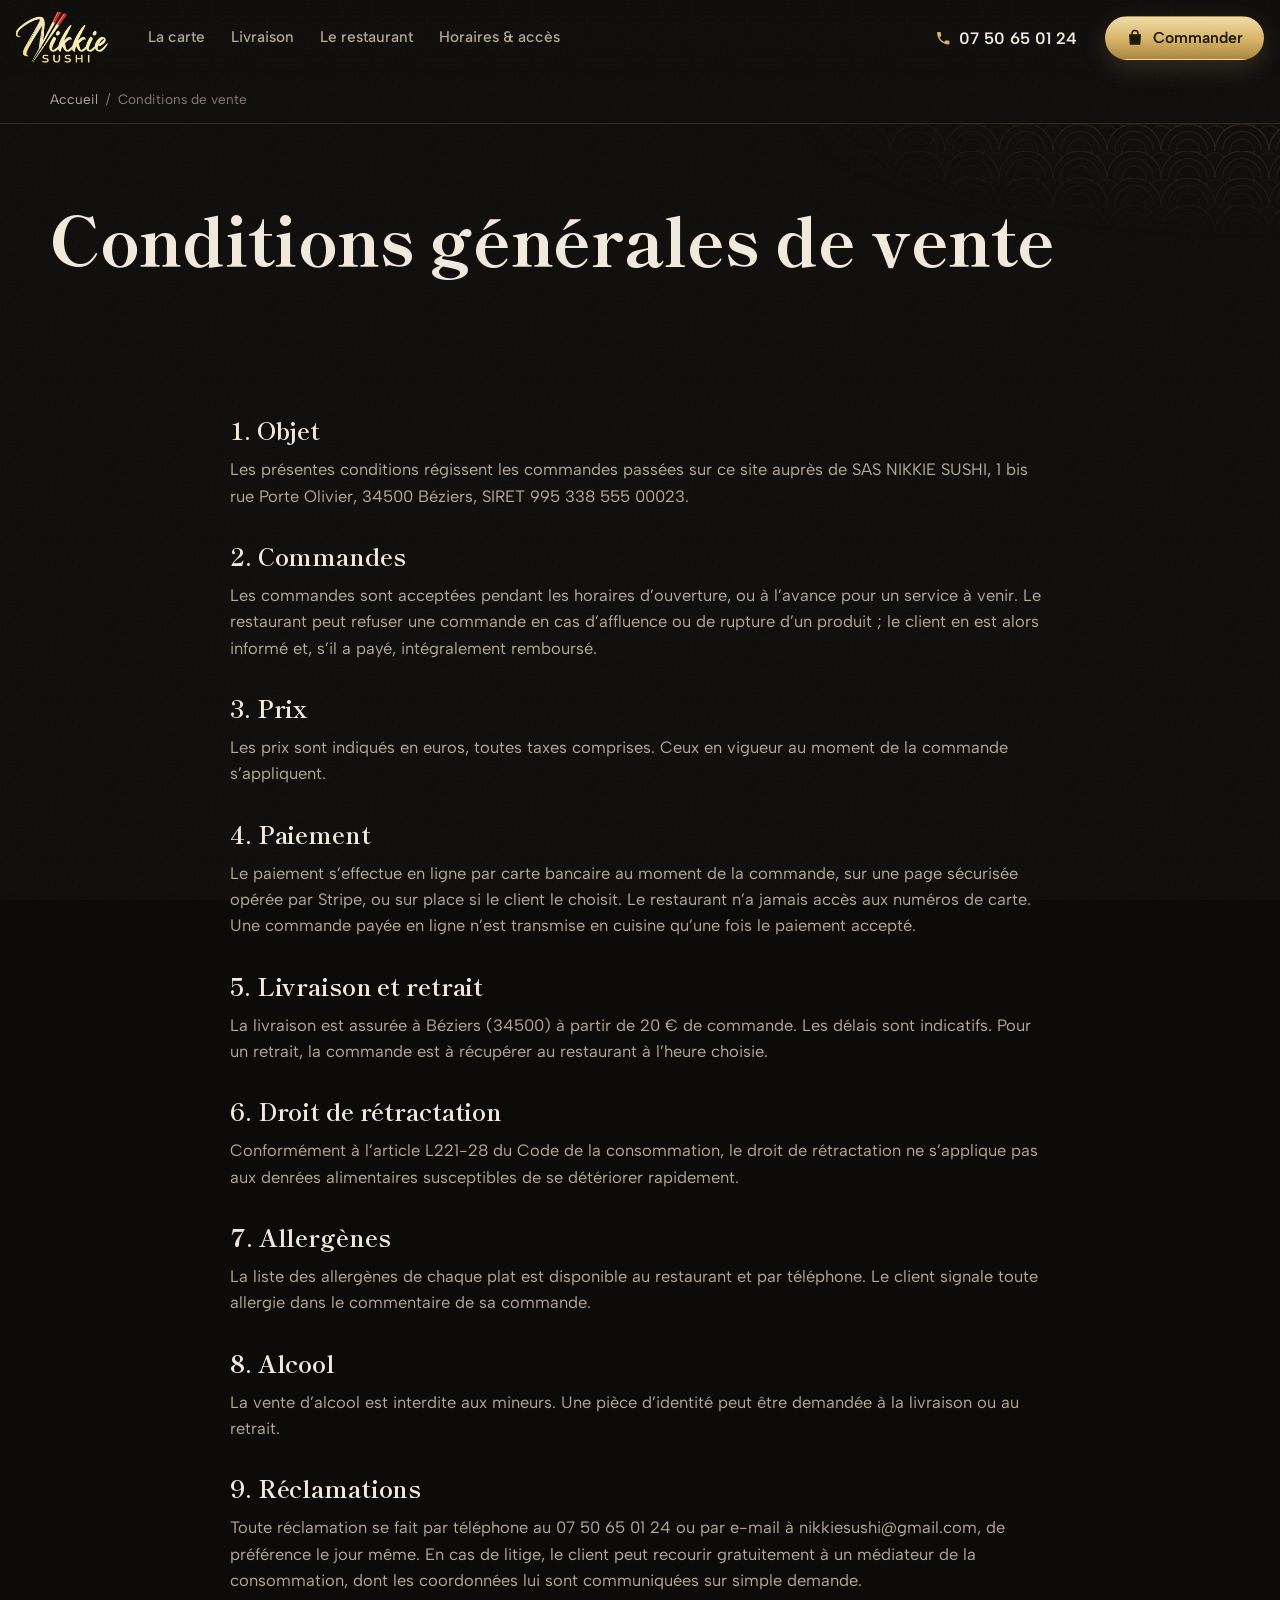
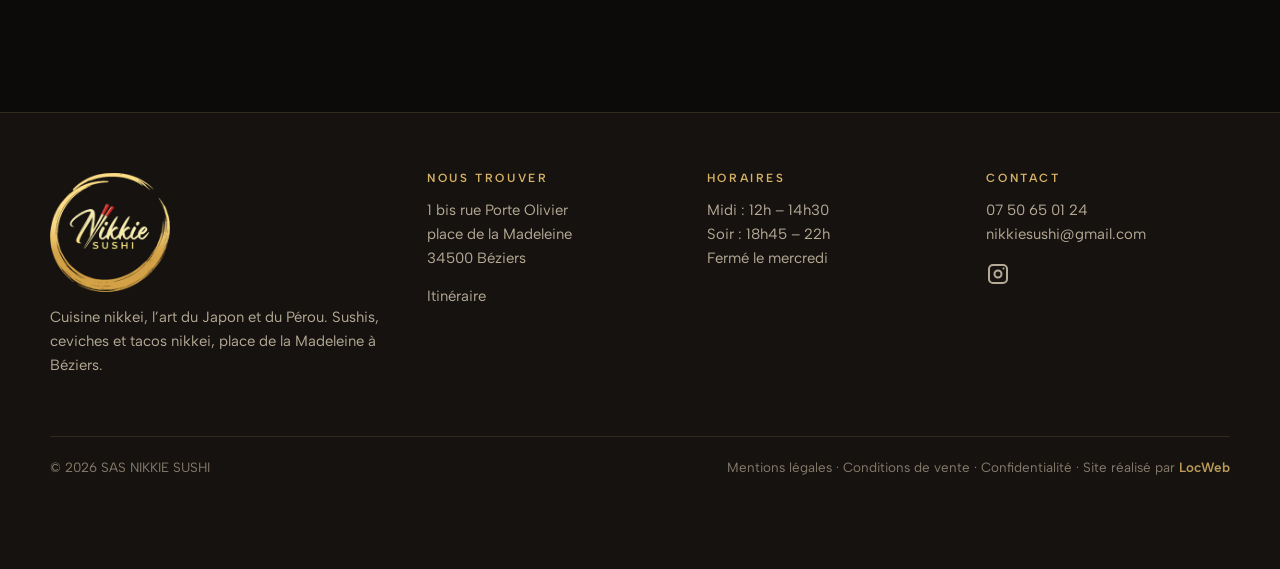
<file: cgv/index.html>
<!doctype html>
<html lang="fr">
<head>
<meta charset="utf-8">
<meta name="viewport" content="width=device-width,initial-scale=1,viewport-fit=cover">
<script>document.documentElement.classList.add('js')</script>
<title>Conditions générales de vente | Nikkie Sushi Béziers</title>
<meta name="description" content="Conditions générales de vente des commandes en ligne de Nikkie Sushi : livraison, retrait, paiement, réclamations.">
<link rel="canonical" href="https://www.nikkiesushi.com/cgv/">
<meta property="og:type" content="restaurant.restaurant">
<meta property="og:locale" content="fr_FR">
<meta property="og:site_name" content="Nikkie Sushi">
<meta property="og:title" content="Conditions générales de vente | Nikkie Sushi Béziers">
<meta property="og:description" content="Conditions générales de vente des commandes en ligne de Nikkie Sushi : livraison, retrait, paiement, réclamations.">
<meta property="og:image" content="https://www.nikkiesushi.com/photos/partage.jpg">
<meta name="twitter:card" content="summary_large_image">
<meta name="theme-color" content="#0d0b0a">
<link rel="icon" href="../photos/favicon-32.png" sizes="32x32">
<link rel="apple-touch-icon" href="../photos/apple-touch-icon.png">
<link rel="preconnect" href="https://fonts.googleapis.com">
<link rel="preconnect" href="https://fonts.gstatic.com" crossorigin>
<link href="https://fonts.googleapis.com/css2?family=Shippori+Mincho:wght@500;700;800&family=Albert+Sans:wght@400;500;600;700&display=swap" rel="stylesheet">
<link rel="stylesheet" href="../assets/style.css?v=30">
<script type="application/ld+json">{"@context":"https://schema.org","@graph":[{"@type":"Restaurant","@id":"https://www.nikkiesushi.com/#restaurant","name":"Nikkie Sushi","alternateName":"Nikkie Sushi Béziers","description":"Restaurant de cuisine nikkei (fusion japonaise et péruvienne) place de la Madeleine à Béziers : sushis, ceviches, tacos nikkei, poke bowls. Sur place, à emporter et en livraison.","url":"https://www.nikkiesushi.com/","logo":"https://www.nikkiesushi.com/photos/logo-nikkie-sushi.png","image":["https://www.nikkiesushi.com/photos/partage.jpg","https://www.nikkiesushi.com/photos/nikki-box-terrasse-madeleine-1600.webp"],"telephone":"07 50 65 01 24","email":"nikkiesushi@gmail.com","priceRange":"20–30 €","servesCuisine":["Japonaise","Péruvienne","Nikkei","Sushi"],"acceptsReservations":"Oui, par téléphone","hasMenu":"https://www.nikkiesushi.com/carte/","address":{"@type":"PostalAddress","streetAddress":"1 bis rue Porte Olivier","addressLocality":"Béziers","postalCode":"34500","addressRegion":"Occitanie","addressCountry":"FR"},"geo":{"@type":"GeoCoordinates","latitude":43.3443014,"longitude":3.2123651},"hasMap":"https://maps.google.com/?cid=8935567473499944027","openingHoursSpecification":[{"@type":"OpeningHoursSpecification","dayOfWeek":["Monday","Tuesday","Thursday","Friday","Saturday","Sunday"],"opens":"12:00","closes":"14:30"},{"@type":"OpeningHoursSpecification","dayOfWeek":["Monday","Tuesday","Thursday","Friday","Saturday","Sunday"],"opens":"18:45","closes":"22:00"}],"sameAs":["https://www.instagram.com/nikkie_sushi/","https://www.facebook.com/profile.php?id=61575464975115","https://www.tiktok.com/@nikkie.sushi"],"potentialAction":{"@type":"OrderAction","target":"https://www.nikkiesushi.com/carte/","deliveryMethod":["http://purl.org/goodrelations/v1#DeliveryModePickUp","http://purl.org/goodrelations/v1#DeliveryModeOwnFleet"]}}]}</script>
</head>
<body class="">
<a class="evitement" href="#contenu">Aller au contenu</a>

<header class="entete" data-entete>
  <div class="entete-in">
    <a class="marque" href="../" aria-label="Nikkie Sushi, accueil"><img src="../photos/logo-mot.png" alt="Nikkie Sushi" width="352" height="200"></a>
    <nav class="nav" aria-label="Navigation principale">
      <a href="../carte/">La carte</a>
      <a href="../livraison-sushi-beziers/">Livraison</a>
      <a href="../restaurant/">Le restaurant</a>
      <a href="../#infos">Horaires &amp; accès</a>
    </nav>
    <a class="entete-tel" href="tel:+33750650124"><svg viewBox="0 0 24 24" aria-hidden="true"><path d="M6.6 10.8a15.1 15.1 0 0 0 6.6 6.6l2.2-2.2a1 1 0 0 1 1-.25 11.4 11.4 0 0 0 3.6.57 1 1 0 0 1 1 1V20a1 1 0 0 1-1 1A17 17 0 0 1 3 4a1 1 0 0 1 1-1h3.5a1 1 0 0 1 1 1c0 1.25.2 2.45.57 3.6a1 1 0 0 1-.25 1z"/></svg><span>07 50 65 01 24</span></a>
    <a class="bouton bouton-or entete-cta" href="../carte/"><svg viewBox="0 0 24 24" aria-hidden="true"><path d="M7 7V6a5 5 0 0 1 10 0v1h3l-1 14H5L4 7zm2 0h6V6a3 3 0 0 0-6 0z"/></svg> Commander</a>
    <button class="burger" type="button" aria-expanded="false" aria-controls="menu-mobile" aria-label="Ouvrir le menu"><span></span><span></span></button>
  </div>
  <div class="menu-mobile" id="menu-mobile" hidden>
    <a href="../">Accueil</a>
    <a href="../carte/">La carte</a>
    <a href="../livraison-sushi-beziers/">Livraison</a>
    <a href="../restaurant/">Le restaurant</a>
    <a href="../#infos">Horaires &amp; accès</a>
    <a class="bouton bouton-or" href="../carte/"><svg viewBox="0 0 24 24" aria-hidden="true"><path d="M7 7V6a5 5 0 0 1 10 0v1h3l-1 14H5L4 7zm2 0h6V6a3 3 0 0 0-6 0z"/></svg> Commander en ligne</a>
    <a class="bouton bouton-ligne" href="tel:+33750650124"><svg viewBox="0 0 24 24" aria-hidden="true"><path d="M6.6 10.8a15.1 15.1 0 0 0 6.6 6.6l2.2-2.2a1 1 0 0 1 1-.25 11.4 11.4 0 0 0 3.6.57 1 1 0 0 1 1 1V20a1 1 0 0 1-1 1A17 17 0 0 1 3 4a1 1 0 0 1 1-1h3.5a1 1 0 0 1 1 1c0 1.25.2 2.45.57 3.6a1 1 0 0 1-.25 1z"/></svg> 07 50 65 01 24</a>
  </div>
</header>

<main id="contenu">
<nav class="ariane" aria-label="Fil d’Ariane"><div class="cadre"><a href="../">Accueil</a><span aria-current="page">Conditions de vente</span></div></nav>

<section class="tete-page"><div class="cadre"><h1>Conditions générales de vente</h1></div></section>
<section class="section"><div class="cadre etroit texte-riche">
  <h2>1. Objet</h2><p>Les présentes conditions régissent les commandes passées sur ce site auprès de SAS NIKKIE SUSHI, 1 bis rue Porte Olivier, 34500 Béziers, SIRET 995 338 555 00023.</p>
  <h2>2. Commandes</h2><p>Les commandes sont acceptées pendant les horaires d’ouverture, ou à l’avance pour un service à venir. Le restaurant peut refuser une commande en cas d’affluence ou de rupture d’un produit ; le client en est alors informé et, s’il a payé, intégralement remboursé.</p>
  <h2>3. Prix</h2><p>Les prix sont indiqués en euros, toutes taxes comprises. Ceux en vigueur au moment de la commande s’appliquent.</p>
  <h2>4. Paiement</h2><p>Le paiement s’effectue en ligne par carte bancaire au moment de la commande, sur une page sécurisée opérée par Stripe, ou sur place si le client le choisit. Le restaurant n’a jamais accès aux numéros de carte. Une commande payée en ligne n’est transmise en cuisine qu’une fois le paiement accepté.</p>
  <h2>5. Livraison et retrait</h2><p>La livraison est assurée à Béziers (34500) à partir de 20 € de commande. Les délais sont indicatifs. Pour un retrait, la commande est à récupérer au restaurant à l’heure choisie.</p>
  <h2>6. Droit de rétractation</h2><p>Conformément à l’article L221-28 du Code de la consommation, le droit de rétractation ne s’applique pas aux denrées alimentaires susceptibles de se détériorer rapidement.</p>
  <h2>7. Allergènes</h2><p>La liste des allergènes de chaque plat est disponible au restaurant et par téléphone. Le client signale toute allergie dans le commentaire de sa commande.</p>
  <h2>8. Alcool</h2><p>La vente d’alcool est interdite aux mineurs. Une pièce d’identité peut être demandée à la livraison ou au retrait.</p>
  <h2>9. Réclamations</h2><p>Toute réclamation se fait par téléphone au 07 50 65 01 24 ou par e-mail à nikkiesushi@gmail.com, de préférence le jour même. En cas de litige, le client peut recourir gratuitement à un médiateur de la consommation, dont les coordonnées lui sont communiquées sur simple demande.</p>
</div></section>
</main>

<footer class="pied">
  <div class="cadre pied-haut">
    <div class="pied-marque">
      <img src="../photos/logo-nikkie-sushi.png" alt="Nikkie Sushi" width="520" height="515" loading="lazy">
      <p>Cuisine nikkei, l’art du Japon et du Pérou. Sushis, ceviches et tacos nikkei, place de la Madeleine à Béziers.</p>
    </div>
    <div>
      <h2 class="pied-titre">Nous trouver</h2>
      <p>1 bis rue Porte Olivier<br>place de la Madeleine<br>34500 Béziers</p>
      <p><a href="https://maps.google.com/?cid=8935567473499944027" target="_blank" rel="noopener">Itinéraire</a></p>
    </div>
    <div>
      <h2 class="pied-titre">Horaires</h2>
      <p>Midi : 12h – 14h30<br>Soir : 18h45 – 22h<br>Fermé le mercredi</p>
    </div>
    <div>
      <h2 class="pied-titre">Contact</h2>
      <p><a href="tel:+33750650124">07 50 65 01 24</a><br><a href="mailto:nikkiesushi@gmail.com">nikkiesushi@gmail.com</a></p>
      <p class="pied-reseaux"><a href="https://www.instagram.com/nikkie_sushi/" target="_blank" rel="noopener" aria-label="Instagram"><svg viewBox="0 0 24 24" aria-hidden="true"><path d="M7 2h10a5 5 0 0 1 5 5v10a5 5 0 0 1-5 5H7a5 5 0 0 1-5-5V7a5 5 0 0 1 5-5zm0 2a3 3 0 0 0-3 3v10a3 3 0 0 0 3 3h10a3 3 0 0 0 3-3V7a3 3 0 0 0-3-3zm5 3.5a4.5 4.5 0 1 1 0 9 4.5 4.5 0 0 1 0-9zm0 2a2.5 2.5 0 1 0 0 5 2.5 2.5 0 0 0 0-5zM17.5 5.5a1 1 0 1 1 0 2 1 1 0 0 1 0-2z"/></svg></a></p>
    </div>
  </div>
  <div class="cadre pied-bas">
    <span>© 2026 SAS NIKKIE SUSHI</span>
    <span><a href="../mentions-legales/">Mentions légales</a> · <a href="../cgv/">Conditions de vente</a> · <a href="../confidentialite/">Confidentialité</a> · Site réalisé par <a class="lien-locweb" href="https://locweb.fr" target="_blank" rel="noopener">LocWeb</a></span>
  </div>
</footer>

<nav class="barre-mobile" aria-label="Actions rapides" data-barre>
  <a href="tel:+33750650124"><svg viewBox="0 0 24 24" aria-hidden="true"><path d="M6.6 10.8a15.1 15.1 0 0 0 6.6 6.6l2.2-2.2a1 1 0 0 1 1-.25 11.4 11.4 0 0 0 3.6.57 1 1 0 0 1 1 1V20a1 1 0 0 1-1 1A17 17 0 0 1 3 4a1 1 0 0 1 1-1h3.5a1 1 0 0 1 1 1c0 1.25.2 2.45.57 3.6a1 1 0 0 1-.25 1z"/></svg><span>Appeler</span></a>
  <a href="../carte/" class="barre-commander"><svg viewBox="0 0 24 24" aria-hidden="true"><path d="M7 7V6a5 5 0 0 1 10 0v1h3l-1 14H5L4 7zm2 0h6V6a3 3 0 0 0-6 0z"/></svg><span>Commander</span></a>
</nav>
<button class="barre-panier" type="button" data-ouvrir-panier hidden><span class="barre-panier-n" data-panier-n>0</span><span>Voir ma commande</span><b data-panier-total>0 €</b></button>

<div class="panier-voile" data-panier-voile hidden></div>
<aside class="panier" id="panier" aria-label="Votre commande" aria-hidden="true" data-panier>
  <div class="panier-tete">
    <button type="button" class="panier-retour" data-panier-retour aria-label="Étape précédente" hidden><svg viewBox="0 0 24 24" aria-hidden="true"><path d="M13.2 5.3 19.9 12l-6.7 6.7-1.4-1.4 4.3-4.3H4v-2h12.1l-4.3-4.3z"/></svg></button>
    <h2 data-panier-titre>Votre commande</h2>
    <button type="button" class="panier-fermer" data-fermer-panier aria-label="Fermer">×</button>
  </div>
  <div class="panier-etat" data-panier-etat hidden></div>
  <div class="panier-corps" data-panier-corps></div>
  <div class="panier-pied" data-panier-pied></div>
</aside>
<div class="choix-voile" data-choix hidden></div>
<p class="toast" role="status" aria-live="polite" data-toast></p>

<script>
  window.LOCWEB_CONFIG = {
    supabaseUrl: 'https://ibqawtgnucakzdldnitj.supabase.co',
    supabaseAnonKey: 'sb_publishable_rpLrUo4Cqnfl8zSohDqO0A_Q5Vkj2Hk',
    clientId: '',
    ga4Id: ''
  };
  window.NIKKIE = {"racine":"../","horaires":[[[720,870],[1125,1320]],[[720,870],[1125,1320]],[[720,870],[1125,1320]],[],[[720,870],[1125,1320]],[[720,870],[1125,1320]],[[720,870],[1125,1320]]],"paiement":"stripe","livraison":{"minimum":20,"frais":0,"codesPostaux":["34500"],"delaiMin":45,"joursSans":[1],"servicesSans":[[0,"midi"]]},"retrait":{"delaiMin":45},"ouvertureCommandes":600,"pas":15,"apercuToujoursOuvert":false,"stripePk":"pk_live_51TGJl5GXvfVcUqOfrLH92HlozqZKp5qhxjL6cDiJT8IAjmNpJlvgjxOFoe4ArCyRa1wDizSZ4v64oGzmigt6uwLv00VxR4UvEQ"};
</script>
<script src="../mesure.js" defer></script>
<script src="../assets/site.js?v=30" defer></script>
<script src="../assets/commande.js?v=30" defer></script>
</body>
</html>
</file>
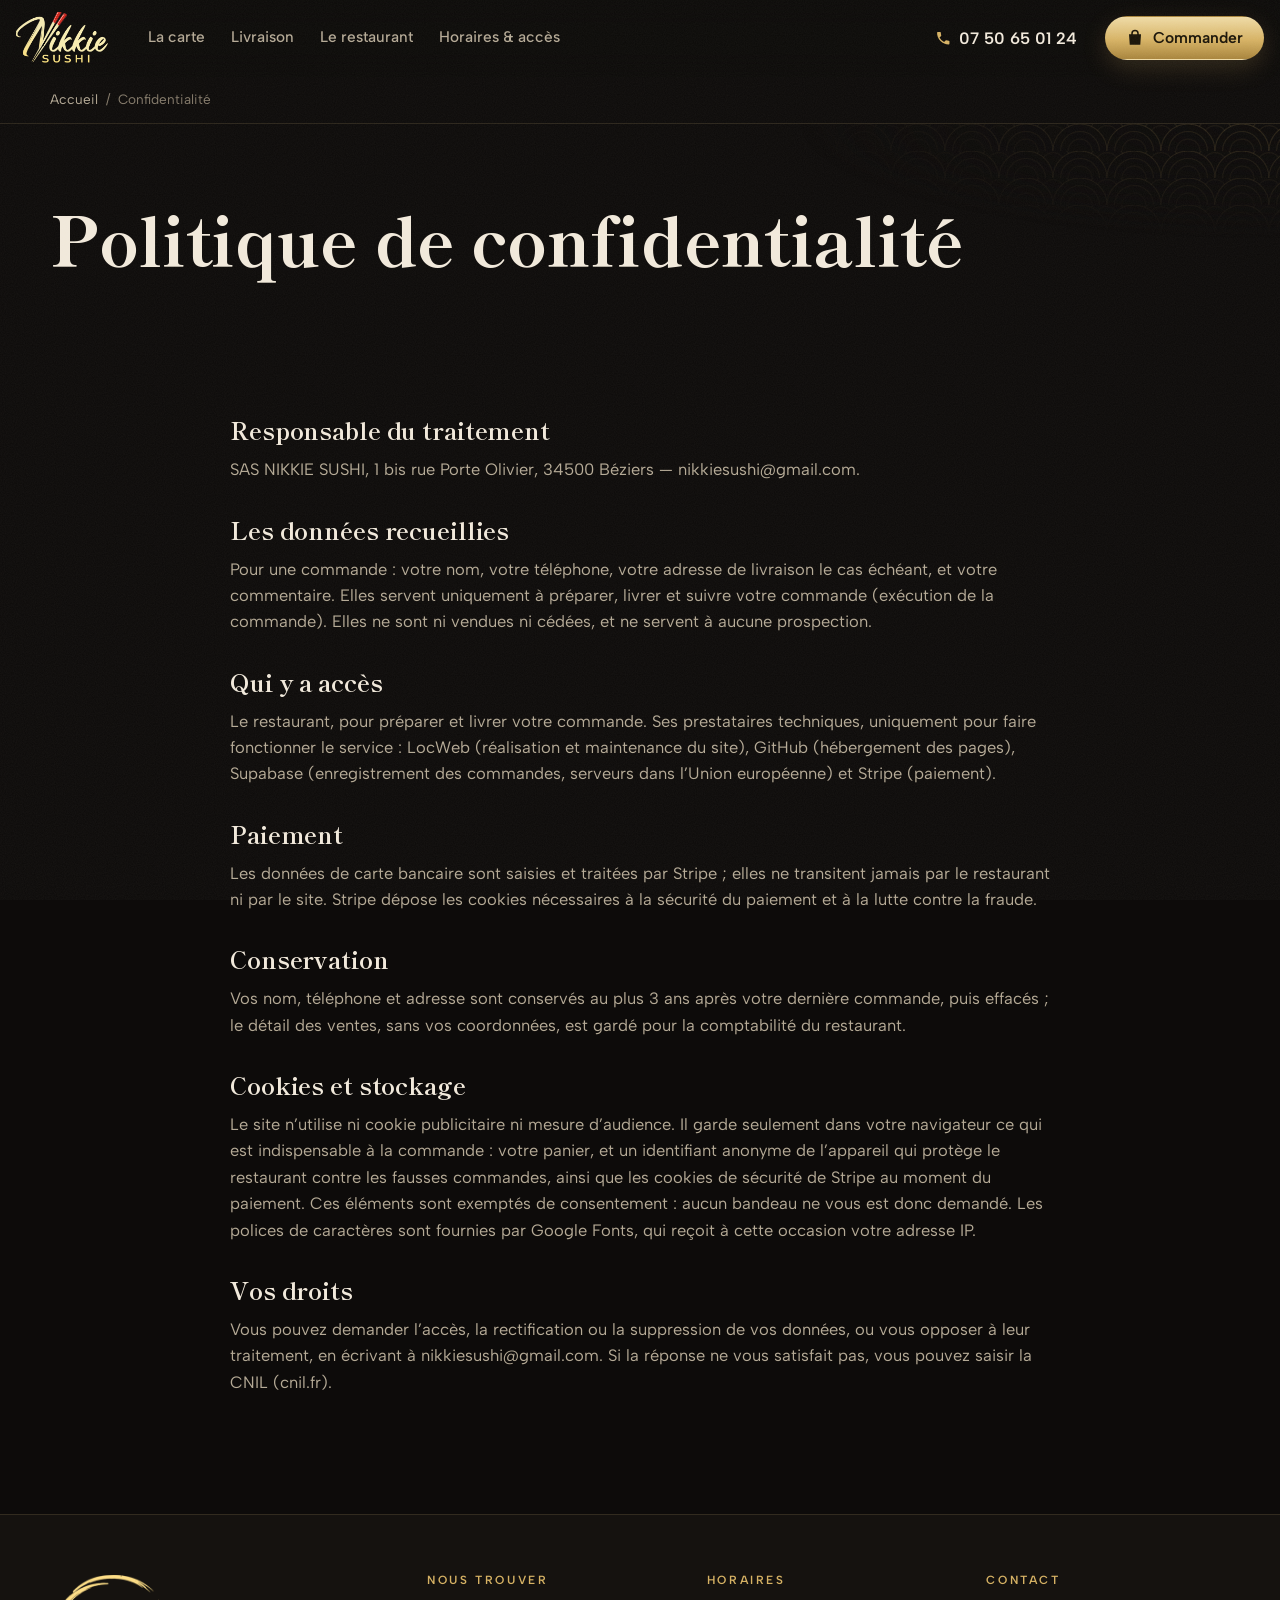
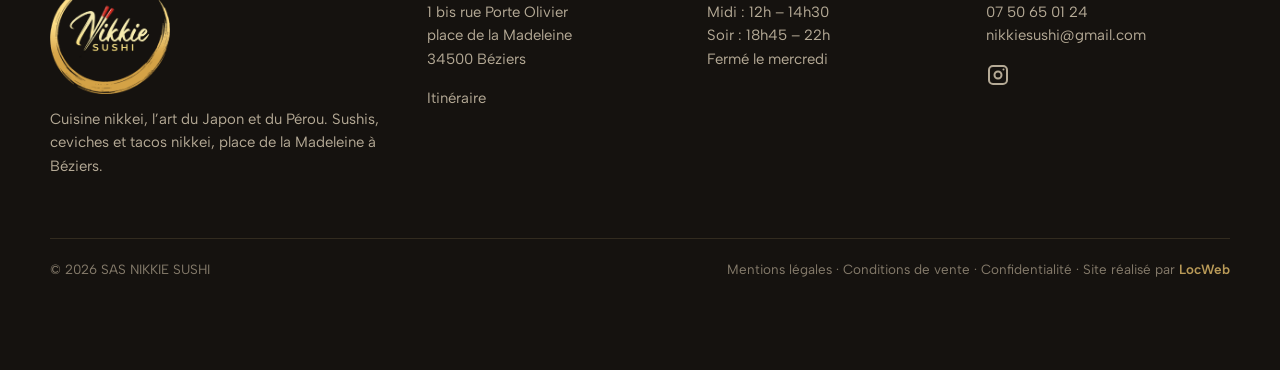
<file: confidentialite/index.html>
<!doctype html>
<html lang="fr">
<head>
<meta charset="utf-8">
<meta name="viewport" content="width=device-width,initial-scale=1,viewport-fit=cover">
<script>document.documentElement.classList.add('js')</script>
<title>Politique de confidentialité | Nikkie Sushi Béziers</title>
<meta name="description" content="Comment Nikkie Sushi traite les données transmises lors d’une commande en ligne.">
<link rel="canonical" href="https://www.nikkiesushi.com/confidentialite/">
<meta property="og:type" content="restaurant.restaurant">
<meta property="og:locale" content="fr_FR">
<meta property="og:site_name" content="Nikkie Sushi">
<meta property="og:title" content="Politique de confidentialité | Nikkie Sushi Béziers">
<meta property="og:description" content="Comment Nikkie Sushi traite les données transmises lors d’une commande en ligne.">
<meta property="og:image" content="https://www.nikkiesushi.com/photos/partage.jpg">
<meta name="twitter:card" content="summary_large_image">
<meta name="theme-color" content="#0d0b0a">
<link rel="icon" href="../photos/favicon-32.png" sizes="32x32">
<link rel="apple-touch-icon" href="../photos/apple-touch-icon.png">
<link rel="preconnect" href="https://fonts.googleapis.com">
<link rel="preconnect" href="https://fonts.gstatic.com" crossorigin>
<link href="https://fonts.googleapis.com/css2?family=Shippori+Mincho:wght@500;700;800&family=Albert+Sans:wght@400;500;600;700&display=swap" rel="stylesheet">
<link rel="stylesheet" href="../assets/style.css?v=30">
<script type="application/ld+json">{"@context":"https://schema.org","@graph":[{"@type":"Restaurant","@id":"https://www.nikkiesushi.com/#restaurant","name":"Nikkie Sushi","alternateName":"Nikkie Sushi Béziers","description":"Restaurant de cuisine nikkei (fusion japonaise et péruvienne) place de la Madeleine à Béziers : sushis, ceviches, tacos nikkei, poke bowls. Sur place, à emporter et en livraison.","url":"https://www.nikkiesushi.com/","logo":"https://www.nikkiesushi.com/photos/logo-nikkie-sushi.png","image":["https://www.nikkiesushi.com/photos/partage.jpg","https://www.nikkiesushi.com/photos/nikki-box-terrasse-madeleine-1600.webp"],"telephone":"07 50 65 01 24","email":"nikkiesushi@gmail.com","priceRange":"20–30 €","servesCuisine":["Japonaise","Péruvienne","Nikkei","Sushi"],"acceptsReservations":"Oui, par téléphone","hasMenu":"https://www.nikkiesushi.com/carte/","address":{"@type":"PostalAddress","streetAddress":"1 bis rue Porte Olivier","addressLocality":"Béziers","postalCode":"34500","addressRegion":"Occitanie","addressCountry":"FR"},"geo":{"@type":"GeoCoordinates","latitude":43.3443014,"longitude":3.2123651},"hasMap":"https://maps.google.com/?cid=8935567473499944027","openingHoursSpecification":[{"@type":"OpeningHoursSpecification","dayOfWeek":["Monday","Tuesday","Thursday","Friday","Saturday","Sunday"],"opens":"12:00","closes":"14:30"},{"@type":"OpeningHoursSpecification","dayOfWeek":["Monday","Tuesday","Thursday","Friday","Saturday","Sunday"],"opens":"18:45","closes":"22:00"}],"sameAs":["https://www.instagram.com/nikkie_sushi/","https://www.facebook.com/profile.php?id=61575464975115","https://www.tiktok.com/@nikkie.sushi"],"potentialAction":{"@type":"OrderAction","target":"https://www.nikkiesushi.com/carte/","deliveryMethod":["http://purl.org/goodrelations/v1#DeliveryModePickUp","http://purl.org/goodrelations/v1#DeliveryModeOwnFleet"]}}]}</script>
</head>
<body class="">
<a class="evitement" href="#contenu">Aller au contenu</a>

<header class="entete" data-entete>
  <div class="entete-in">
    <a class="marque" href="../" aria-label="Nikkie Sushi, accueil"><img src="../photos/logo-mot.png" alt="Nikkie Sushi" width="352" height="200"></a>
    <nav class="nav" aria-label="Navigation principale">
      <a href="../carte/">La carte</a>
      <a href="../livraison-sushi-beziers/">Livraison</a>
      <a href="../restaurant/">Le restaurant</a>
      <a href="../#infos">Horaires &amp; accès</a>
    </nav>
    <a class="entete-tel" href="tel:+33750650124"><svg viewBox="0 0 24 24" aria-hidden="true"><path d="M6.6 10.8a15.1 15.1 0 0 0 6.6 6.6l2.2-2.2a1 1 0 0 1 1-.25 11.4 11.4 0 0 0 3.6.57 1 1 0 0 1 1 1V20a1 1 0 0 1-1 1A17 17 0 0 1 3 4a1 1 0 0 1 1-1h3.5a1 1 0 0 1 1 1c0 1.25.2 2.45.57 3.6a1 1 0 0 1-.25 1z"/></svg><span>07 50 65 01 24</span></a>
    <a class="bouton bouton-or entete-cta" href="../carte/"><svg viewBox="0 0 24 24" aria-hidden="true"><path d="M7 7V6a5 5 0 0 1 10 0v1h3l-1 14H5L4 7zm2 0h6V6a3 3 0 0 0-6 0z"/></svg> Commander</a>
    <button class="burger" type="button" aria-expanded="false" aria-controls="menu-mobile" aria-label="Ouvrir le menu"><span></span><span></span></button>
  </div>
  <div class="menu-mobile" id="menu-mobile" hidden>
    <a href="../">Accueil</a>
    <a href="../carte/">La carte</a>
    <a href="../livraison-sushi-beziers/">Livraison</a>
    <a href="../restaurant/">Le restaurant</a>
    <a href="../#infos">Horaires &amp; accès</a>
    <a class="bouton bouton-or" href="../carte/"><svg viewBox="0 0 24 24" aria-hidden="true"><path d="M7 7V6a5 5 0 0 1 10 0v1h3l-1 14H5L4 7zm2 0h6V6a3 3 0 0 0-6 0z"/></svg> Commander en ligne</a>
    <a class="bouton bouton-ligne" href="tel:+33750650124"><svg viewBox="0 0 24 24" aria-hidden="true"><path d="M6.6 10.8a15.1 15.1 0 0 0 6.6 6.6l2.2-2.2a1 1 0 0 1 1-.25 11.4 11.4 0 0 0 3.6.57 1 1 0 0 1 1 1V20a1 1 0 0 1-1 1A17 17 0 0 1 3 4a1 1 0 0 1 1-1h3.5a1 1 0 0 1 1 1c0 1.25.2 2.45.57 3.6a1 1 0 0 1-.25 1z"/></svg> 07 50 65 01 24</a>
  </div>
</header>

<main id="contenu">
<nav class="ariane" aria-label="Fil d’Ariane"><div class="cadre"><a href="../">Accueil</a><span aria-current="page">Confidentialité</span></div></nav>

<section class="tete-page"><div class="cadre"><h1>Politique de confidentialité</h1></div></section>
<section class="section"><div class="cadre etroit texte-riche">
  <h2>Responsable du traitement</h2><p>SAS NIKKIE SUSHI, 1 bis rue Porte Olivier, 34500 Béziers — nikkiesushi@gmail.com.</p>
  <h2>Les données recueillies</h2><p>Pour une commande : votre nom, votre téléphone, votre adresse de livraison le cas échéant, et votre commentaire. Elles servent uniquement à préparer, livrer et suivre votre commande (exécution de la commande). Elles ne sont ni vendues ni cédées, et ne servent à aucune prospection.</p>
  <h2>Qui y a accès</h2><p>Le restaurant, pour préparer et livrer votre commande. Ses prestataires techniques, uniquement pour faire fonctionner le service : LocWeb (réalisation et maintenance du site), GitHub (hébergement des pages), Supabase (enregistrement des commandes, serveurs dans l’Union européenne) et Stripe (paiement).</p>
  <h2>Paiement</h2><p>Les données de carte bancaire sont saisies et traitées par Stripe ; elles ne transitent jamais par le restaurant ni par le site. Stripe dépose les cookies nécessaires à la sécurité du paiement et à la lutte contre la fraude.</p>
  <h2>Conservation</h2><p>Vos nom, téléphone et adresse sont conservés au plus 3 ans après votre dernière commande, puis effacés ; le détail des ventes, sans vos coordonnées, est gardé pour la comptabilité du restaurant.</p>
  <h2>Cookies et stockage</h2><p>Le site n’utilise ni cookie publicitaire ni mesure d’audience. Il garde seulement dans votre navigateur ce qui est indispensable à la commande : votre panier, et un identifiant anonyme de l’appareil qui protège le restaurant contre les fausses commandes, ainsi que les cookies de sécurité de Stripe au moment du paiement. Ces éléments sont exemptés de consentement : aucun bandeau ne vous est donc demandé. Les polices de caractères sont fournies par Google Fonts, qui reçoit à cette occasion votre adresse IP.</p>
  <h2>Vos droits</h2><p>Vous pouvez demander l’accès, la rectification ou la suppression de vos données, ou vous opposer à leur traitement, en écrivant à nikkiesushi@gmail.com. Si la réponse ne vous satisfait pas, vous pouvez saisir la CNIL (cnil.fr).</p>
</div></section>
</main>

<footer class="pied">
  <div class="cadre pied-haut">
    <div class="pied-marque">
      <img src="../photos/logo-nikkie-sushi.png" alt="Nikkie Sushi" width="520" height="515" loading="lazy">
      <p>Cuisine nikkei, l’art du Japon et du Pérou. Sushis, ceviches et tacos nikkei, place de la Madeleine à Béziers.</p>
    </div>
    <div>
      <h2 class="pied-titre">Nous trouver</h2>
      <p>1 bis rue Porte Olivier<br>place de la Madeleine<br>34500 Béziers</p>
      <p><a href="https://maps.google.com/?cid=8935567473499944027" target="_blank" rel="noopener">Itinéraire</a></p>
    </div>
    <div>
      <h2 class="pied-titre">Horaires</h2>
      <p>Midi : 12h – 14h30<br>Soir : 18h45 – 22h<br>Fermé le mercredi</p>
    </div>
    <div>
      <h2 class="pied-titre">Contact</h2>
      <p><a href="tel:+33750650124">07 50 65 01 24</a><br><a href="mailto:nikkiesushi@gmail.com">nikkiesushi@gmail.com</a></p>
      <p class="pied-reseaux"><a href="https://www.instagram.com/nikkie_sushi/" target="_blank" rel="noopener" aria-label="Instagram"><svg viewBox="0 0 24 24" aria-hidden="true"><path d="M7 2h10a5 5 0 0 1 5 5v10a5 5 0 0 1-5 5H7a5 5 0 0 1-5-5V7a5 5 0 0 1 5-5zm0 2a3 3 0 0 0-3 3v10a3 3 0 0 0 3 3h10a3 3 0 0 0 3-3V7a3 3 0 0 0-3-3zm5 3.5a4.5 4.5 0 1 1 0 9 4.5 4.5 0 0 1 0-9zm0 2a2.5 2.5 0 1 0 0 5 2.5 2.5 0 0 0 0-5zM17.5 5.5a1 1 0 1 1 0 2 1 1 0 0 1 0-2z"/></svg></a></p>
    </div>
  </div>
  <div class="cadre pied-bas">
    <span>© 2026 SAS NIKKIE SUSHI</span>
    <span><a href="../mentions-legales/">Mentions légales</a> · <a href="../cgv/">Conditions de vente</a> · <a href="../confidentialite/">Confidentialité</a> · Site réalisé par <a class="lien-locweb" href="https://locweb.fr" target="_blank" rel="noopener">LocWeb</a></span>
  </div>
</footer>

<nav class="barre-mobile" aria-label="Actions rapides" data-barre>
  <a href="tel:+33750650124"><svg viewBox="0 0 24 24" aria-hidden="true"><path d="M6.6 10.8a15.1 15.1 0 0 0 6.6 6.6l2.2-2.2a1 1 0 0 1 1-.25 11.4 11.4 0 0 0 3.6.57 1 1 0 0 1 1 1V20a1 1 0 0 1-1 1A17 17 0 0 1 3 4a1 1 0 0 1 1-1h3.5a1 1 0 0 1 1 1c0 1.25.2 2.45.57 3.6a1 1 0 0 1-.25 1z"/></svg><span>Appeler</span></a>
  <a href="../carte/" class="barre-commander"><svg viewBox="0 0 24 24" aria-hidden="true"><path d="M7 7V6a5 5 0 0 1 10 0v1h3l-1 14H5L4 7zm2 0h6V6a3 3 0 0 0-6 0z"/></svg><span>Commander</span></a>
</nav>
<button class="barre-panier" type="button" data-ouvrir-panier hidden><span class="barre-panier-n" data-panier-n>0</span><span>Voir ma commande</span><b data-panier-total>0 €</b></button>

<div class="panier-voile" data-panier-voile hidden></div>
<aside class="panier" id="panier" aria-label="Votre commande" aria-hidden="true" data-panier>
  <div class="panier-tete">
    <button type="button" class="panier-retour" data-panier-retour aria-label="Étape précédente" hidden><svg viewBox="0 0 24 24" aria-hidden="true"><path d="M13.2 5.3 19.9 12l-6.7 6.7-1.4-1.4 4.3-4.3H4v-2h12.1l-4.3-4.3z"/></svg></button>
    <h2 data-panier-titre>Votre commande</h2>
    <button type="button" class="panier-fermer" data-fermer-panier aria-label="Fermer">×</button>
  </div>
  <div class="panier-etat" data-panier-etat hidden></div>
  <div class="panier-corps" data-panier-corps></div>
  <div class="panier-pied" data-panier-pied></div>
</aside>
<div class="choix-voile" data-choix hidden></div>
<p class="toast" role="status" aria-live="polite" data-toast></p>

<script>
  window.LOCWEB_CONFIG = {
    supabaseUrl: 'https://ibqawtgnucakzdldnitj.supabase.co',
    supabaseAnonKey: 'sb_publishable_rpLrUo4Cqnfl8zSohDqO0A_Q5Vkj2Hk',
    clientId: '',
    ga4Id: ''
  };
  window.NIKKIE = {"racine":"../","horaires":[[[720,870],[1125,1320]],[[720,870],[1125,1320]],[[720,870],[1125,1320]],[],[[720,870],[1125,1320]],[[720,870],[1125,1320]],[[720,870],[1125,1320]]],"paiement":"stripe","livraison":{"minimum":20,"frais":0,"codesPostaux":["34500"],"delaiMin":45,"joursSans":[1],"servicesSans":[[0,"midi"]]},"retrait":{"delaiMin":45},"ouvertureCommandes":600,"pas":15,"apercuToujoursOuvert":false,"stripePk":"pk_live_51TGJl5GXvfVcUqOfrLH92HlozqZKp5qhxjL6cDiJT8IAjmNpJlvgjxOFoe4ArCyRa1wDizSZ4v64oGzmigt6uwLv00VxR4UvEQ"};
</script>
<script src="../mesure.js" defer></script>
<script src="../assets/site.js?v=30" defer></script>
<script src="../assets/commande.js?v=30" defer></script>
</body>
</html>
</file>
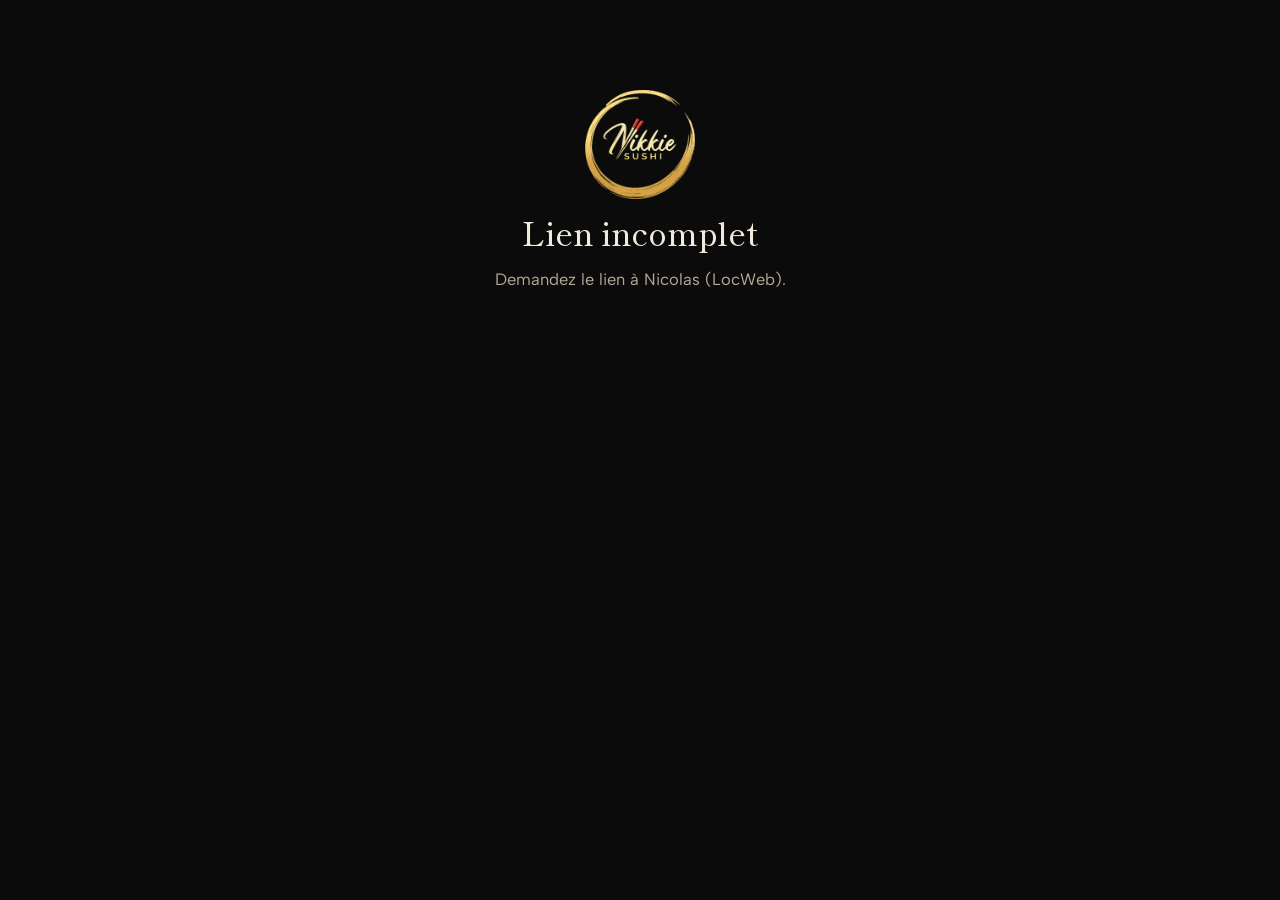
<file: inscription/index.html>
<!doctype html>
<html lang="fr"><head><meta charset="utf-8"><meta name="viewport" content="width=device-width, initial-scale=1">
<meta name="robots" content="noindex,nofollow"><title>Paiement en ligne — Nikkie Sushi</title>
<meta name="theme-color" content="#0d0b0a"><link rel="icon" type="image/png" href="../photos/favicon-32.png">
<link rel="preconnect" href="https://fonts.googleapis.com"><link rel="preconnect" href="https://fonts.gstatic.com" crossorigin>
<link href="https://fonts.googleapis.com/css2?family=Shippori+Mincho:wght@500;700;800&family=Albert+Sans:wght@400;500;600;700&display=swap" rel="stylesheet">
<link rel="stylesheet" href="../assets/style.css?v=30"><link rel="stylesheet" href="../assets/espace.css?v=30">
</head><body>
<template data-logo><img class="logo" src="../photos/logo-nikkie-sushi.png" alt="Nikkie Sushi" width="520" height="515"></template>
<div id="app"></div>
<script>window.LOCWEB_CONFIG = { supabaseUrl: 'https://ibqawtgnucakzdldnitj.supabase.co', supabaseAnonKey: 'sb_publishable_rpLrUo4Cqnfl8zSohDqO0A_Q5Vkj2Hk' };</script>
<script src="../assets/inscription.js?v=30" defer></script>
</body></html>
</file>
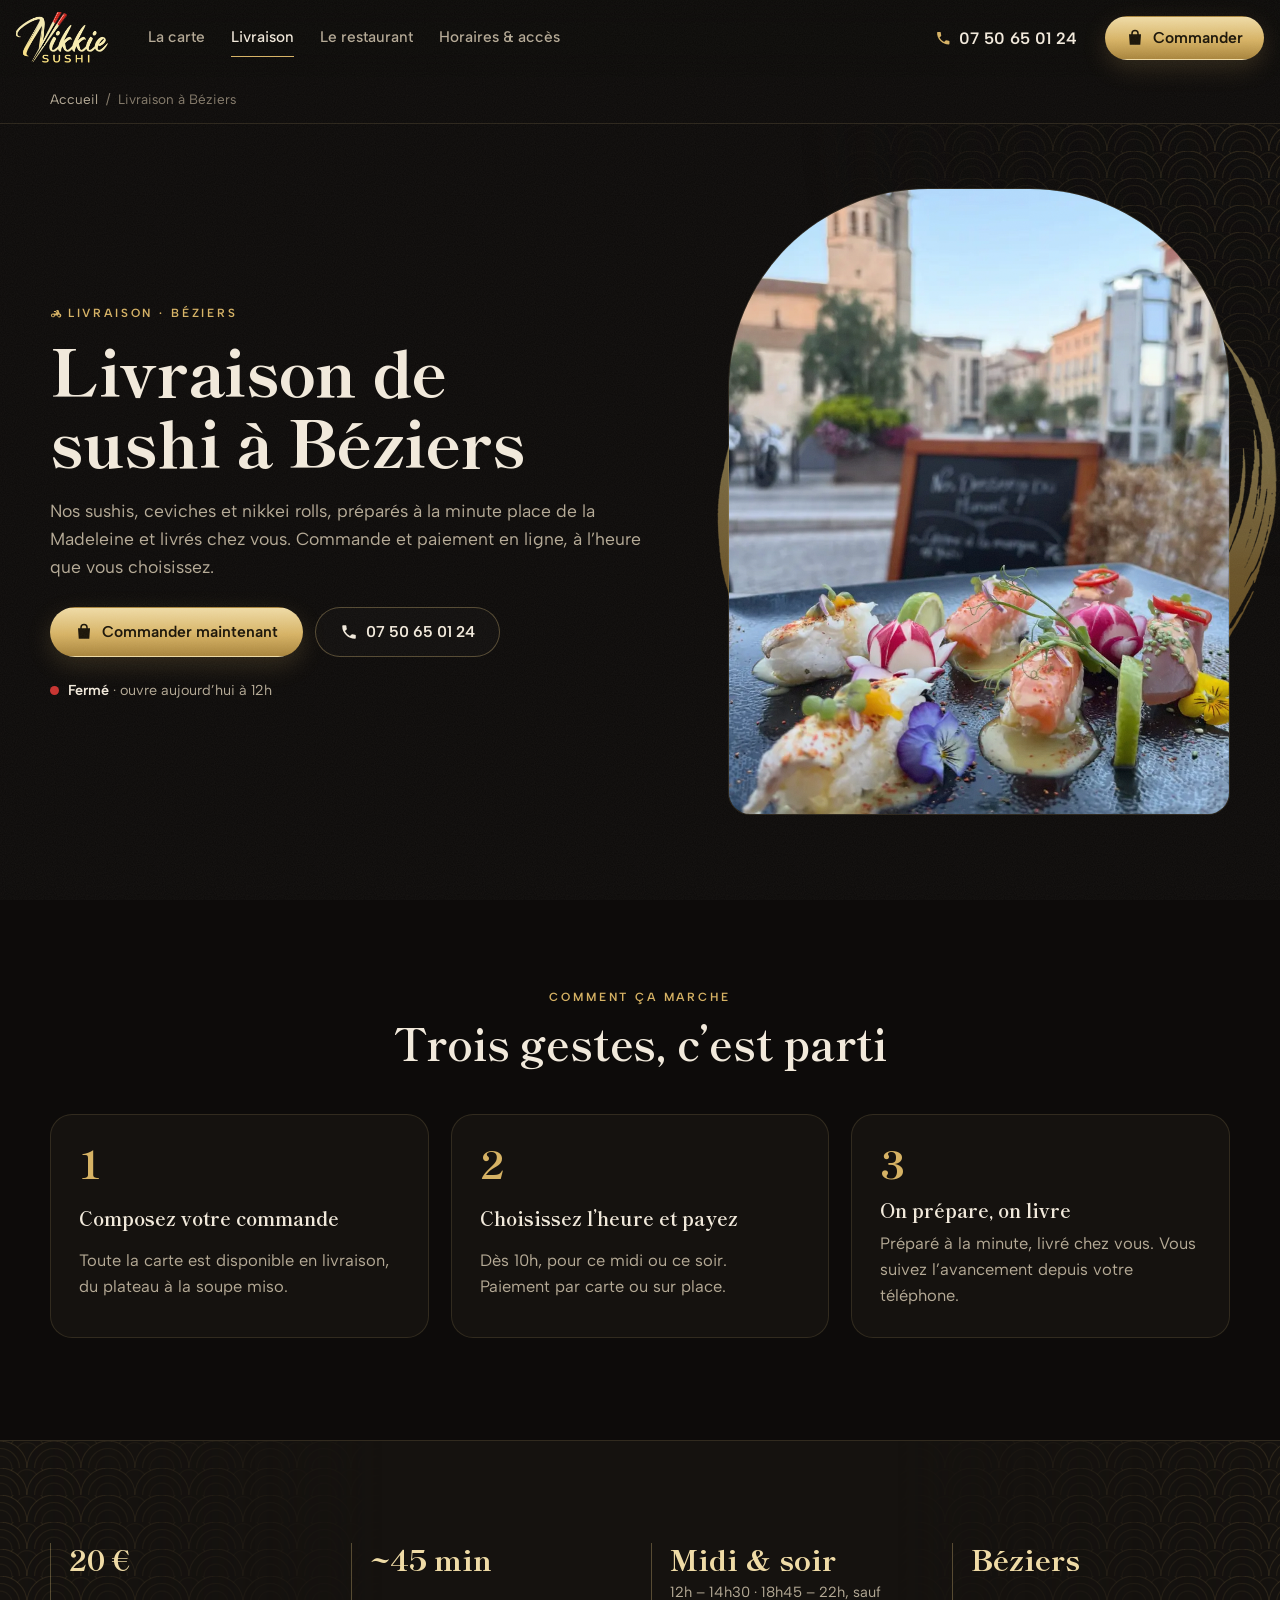
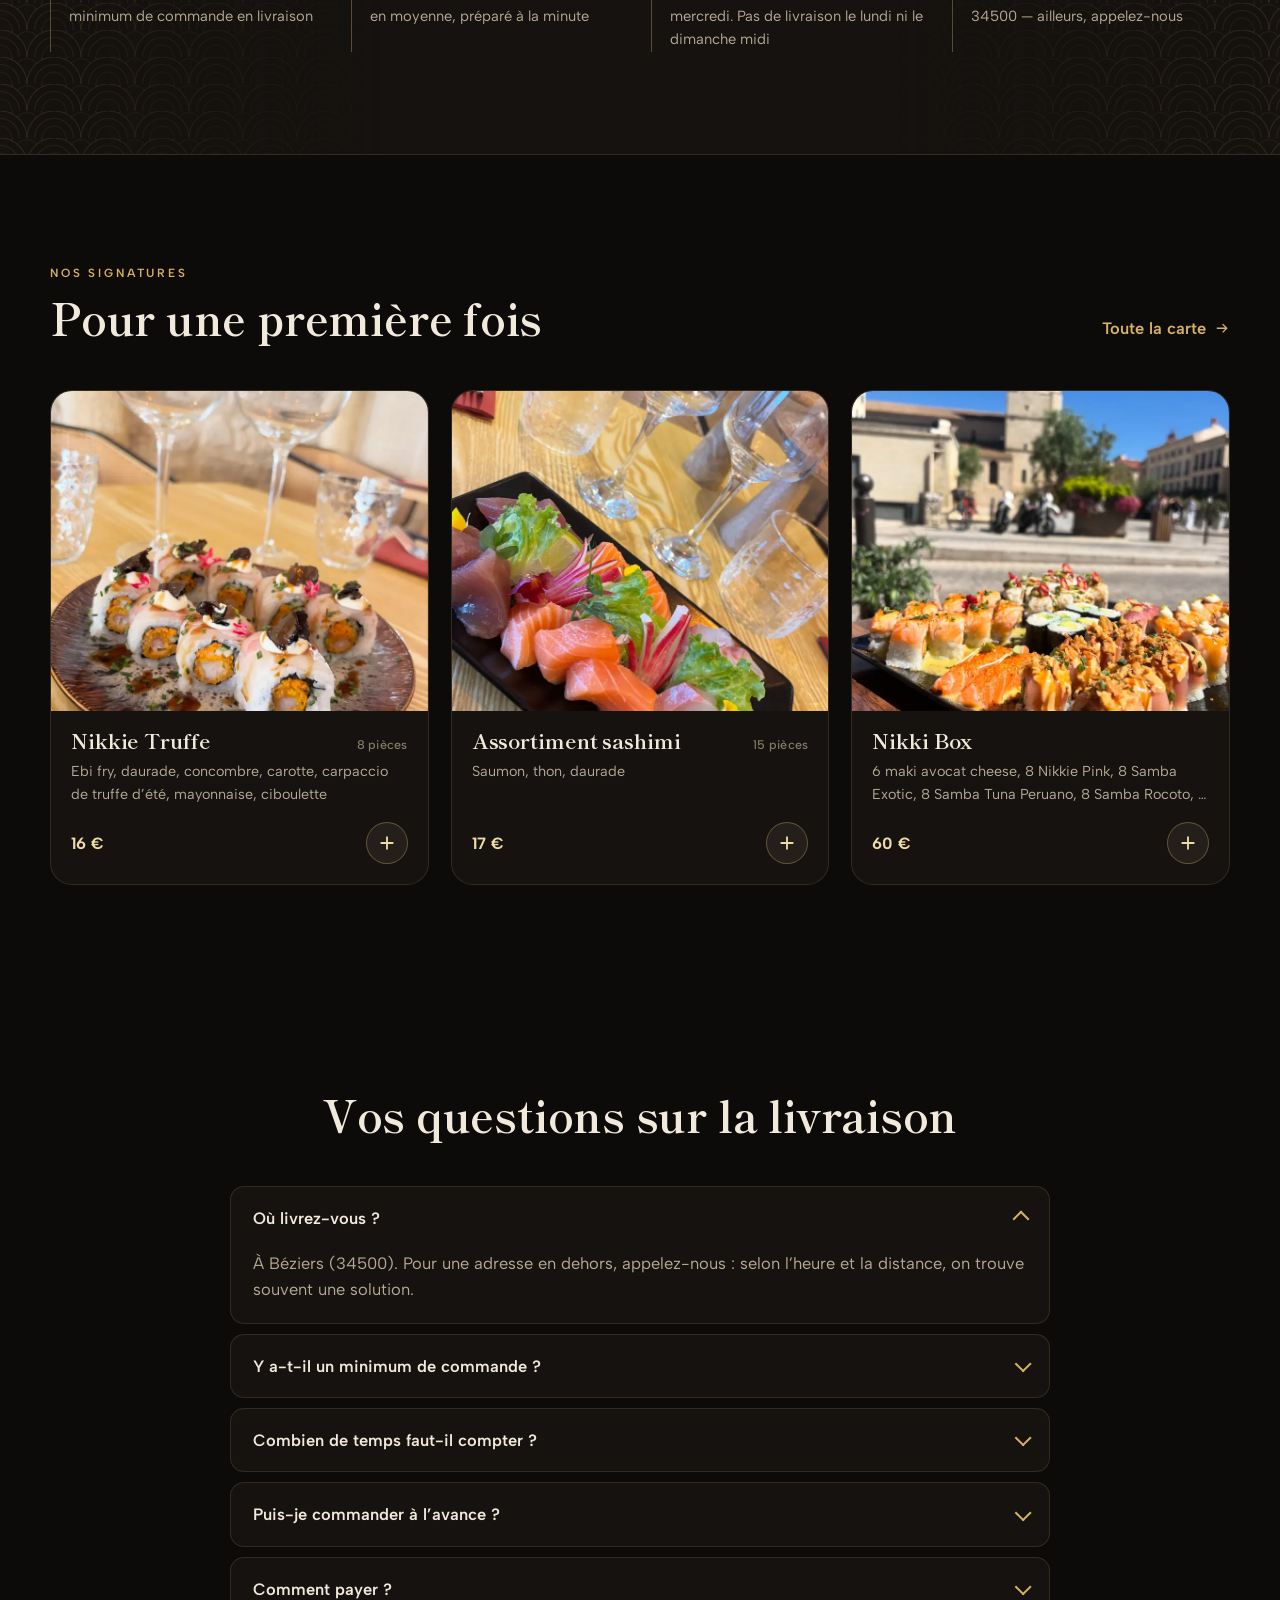
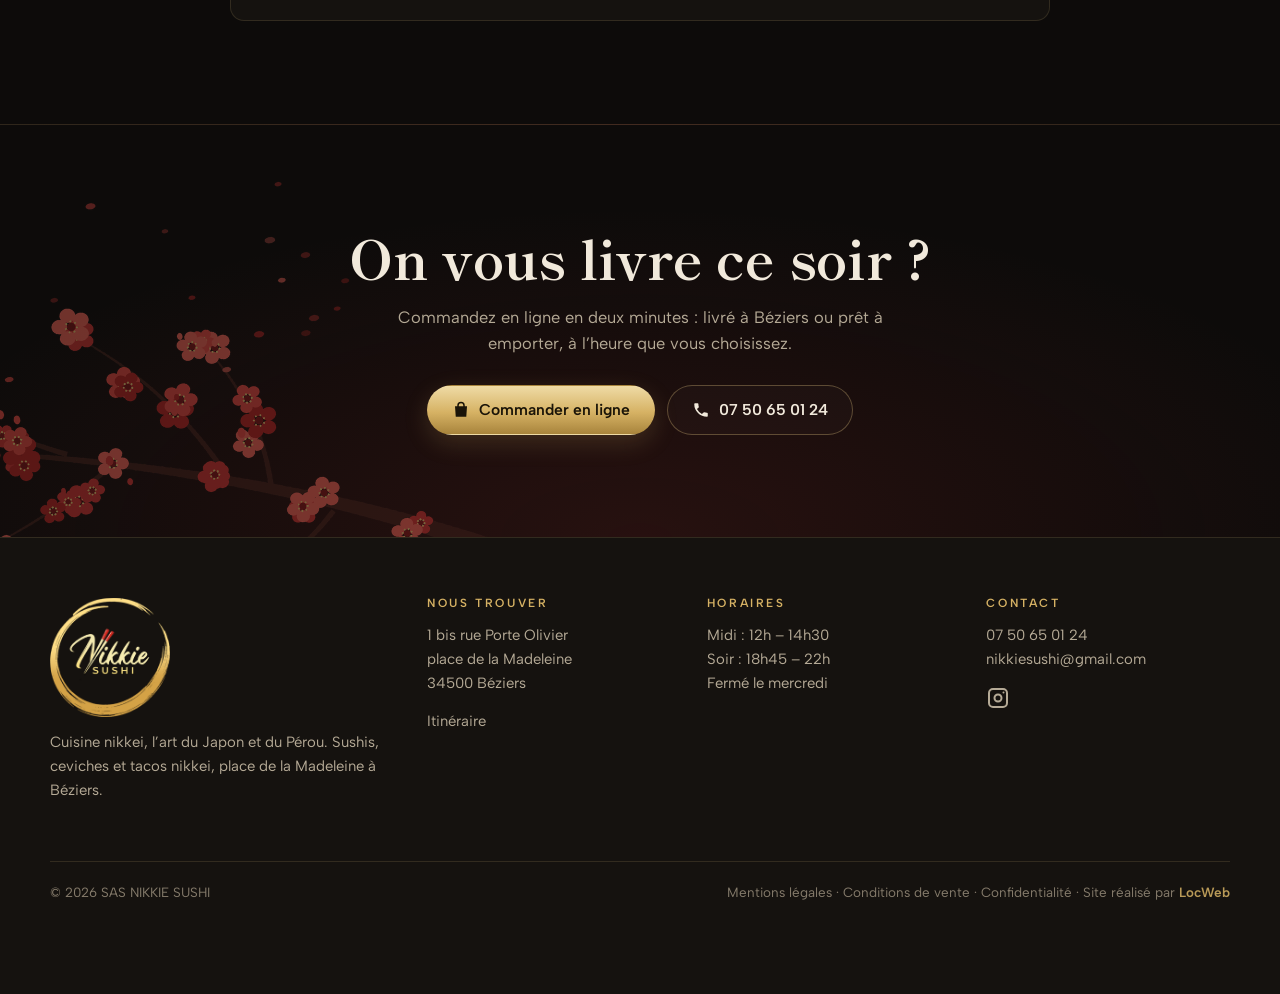
<file: livraison-sushi-beziers/index.html>
<!doctype html>
<html lang="fr">
<head>
<meta charset="utf-8">
<meta name="viewport" content="width=device-width,initial-scale=1,viewport-fit=cover">
<script>document.documentElement.classList.add('js')</script>
<title>Livraison de sushi à Béziers — Commande en ligne</title>
<meta name="description" content="Livraison de sushis, ceviches et poke bowls à Béziers, midi et soir, dès 20 €. Commandez en ligne, payez par carte, choisissez votre heure.">
<link rel="canonical" href="https://www.nikkiesushi.com/livraison-sushi-beziers/">
<meta property="og:type" content="restaurant.restaurant">
<meta property="og:locale" content="fr_FR">
<meta property="og:site_name" content="Nikkie Sushi">
<meta property="og:title" content="Livraison de sushi à Béziers — Commande en ligne">
<meta property="og:description" content="Livraison de sushis, ceviches et poke bowls à Béziers, midi et soir, dès 20 €. Commandez en ligne, payez par carte, choisissez votre heure.">
<meta property="og:image" content="https://www.nikkiesushi.com/photos/sushi-nikkei-saumon-thon-daurade-1600.webp">
<meta name="twitter:card" content="summary_large_image">
<meta name="theme-color" content="#0d0b0a">
<link rel="icon" href="../photos/favicon-32.png" sizes="32x32">
<link rel="apple-touch-icon" href="../photos/apple-touch-icon.png">
<link rel="preconnect" href="https://fonts.googleapis.com">
<link rel="preconnect" href="https://fonts.gstatic.com" crossorigin>
<link href="https://fonts.googleapis.com/css2?family=Shippori+Mincho:wght@500;700;800&family=Albert+Sans:wght@400;500;600;700&display=swap" rel="stylesheet">
<link rel="stylesheet" href="../assets/style.css?v=30">
<script type="application/ld+json">{"@context":"https://schema.org","@graph":[{"@type":"Restaurant","@id":"https://www.nikkiesushi.com/#restaurant","name":"Nikkie Sushi","alternateName":"Nikkie Sushi Béziers","description":"Restaurant de cuisine nikkei (fusion japonaise et péruvienne) place de la Madeleine à Béziers : sushis, ceviches, tacos nikkei, poke bowls. Sur place, à emporter et en livraison.","url":"https://www.nikkiesushi.com/","logo":"https://www.nikkiesushi.com/photos/logo-nikkie-sushi.png","image":["https://www.nikkiesushi.com/photos/partage.jpg","https://www.nikkiesushi.com/photos/nikki-box-terrasse-madeleine-1600.webp"],"telephone":"07 50 65 01 24","email":"nikkiesushi@gmail.com","priceRange":"20–30 €","servesCuisine":["Japonaise","Péruvienne","Nikkei","Sushi"],"acceptsReservations":"Oui, par téléphone","hasMenu":"https://www.nikkiesushi.com/carte/","address":{"@type":"PostalAddress","streetAddress":"1 bis rue Porte Olivier","addressLocality":"Béziers","postalCode":"34500","addressRegion":"Occitanie","addressCountry":"FR"},"geo":{"@type":"GeoCoordinates","latitude":43.3443014,"longitude":3.2123651},"hasMap":"https://maps.google.com/?cid=8935567473499944027","openingHoursSpecification":[{"@type":"OpeningHoursSpecification","dayOfWeek":["Monday","Tuesday","Thursday","Friday","Saturday","Sunday"],"opens":"12:00","closes":"14:30"},{"@type":"OpeningHoursSpecification","dayOfWeek":["Monday","Tuesday","Thursday","Friday","Saturday","Sunday"],"opens":"18:45","closes":"22:00"}],"sameAs":["https://www.instagram.com/nikkie_sushi/","https://www.facebook.com/profile.php?id=61575464975115","https://www.tiktok.com/@nikkie.sushi"],"potentialAction":{"@type":"OrderAction","target":"https://www.nikkiesushi.com/carte/","deliveryMethod":["http://purl.org/goodrelations/v1#DeliveryModePickUp","http://purl.org/goodrelations/v1#DeliveryModeOwnFleet"]}},{"@type":"BreadcrumbList","itemListElement":[{"@type":"ListItem","position":1,"name":"Accueil","item":"https://www.nikkiesushi.com/"},{"@type":"ListItem","position":2,"name":"Livraison à Béziers","item":"https://www.nikkiesushi.com/livraison-sushi-beziers/"}]},{"@type":"FAQPage","mainEntity":[{"@type":"Question","name":"Où livrez-vous ?","acceptedAnswer":{"@type":"Answer","text":"À Béziers (34500). Pour une adresse en dehors, appelez-nous : selon l’heure et la distance, on trouve souvent une solution."}},{"@type":"Question","name":"Y a-t-il un minimum de commande ?","acceptedAnswer":{"@type":"Answer","text":"Oui, 20 € pour la livraison. Il n’y a pas de minimum pour une commande à emporter."}},{"@type":"Question","name":"Combien de temps faut-il compter ?","acceptedAnswer":{"@type":"Answer","text":"Nous préparons tout à la minute. Comptez environ 45 minutes en livraison, 20 minutes à emporter, un peu plus le vendredi et le samedi soir. Vous pouvez aussi choisir votre heure."}},{"@type":"Question","name":"Puis-je commander à l’avance ?","acceptedAnswer":{"@type":"Answer","text":"Oui. Même quand le restaurant est fermé, vous pouvez commander pour le prochain service et choisir l’heure qui vous arrange."}},{"@type":"Question","name":"Comment payer ?","acceptedAnswer":{"@type":"Answer","text":"En ligne, par carte bancaire, au moment de commander. Le livreur n’a rien à encaisser."}}]}]}</script>
</head>
<body class="">
<a class="evitement" href="#contenu">Aller au contenu</a>

<header class="entete" data-entete>
  <div class="entete-in">
    <a class="marque" href="../" aria-label="Nikkie Sushi, accueil"><img src="../photos/logo-mot.png" alt="Nikkie Sushi" width="352" height="200"></a>
    <nav class="nav" aria-label="Navigation principale">
      <a href="../carte/">La carte</a>
      <a href="../livraison-sushi-beziers/" aria-current="page">Livraison</a>
      <a href="../restaurant/">Le restaurant</a>
      <a href="../#infos">Horaires &amp; accès</a>
    </nav>
    <a class="entete-tel" href="tel:+33750650124"><svg viewBox="0 0 24 24" aria-hidden="true"><path d="M6.6 10.8a15.1 15.1 0 0 0 6.6 6.6l2.2-2.2a1 1 0 0 1 1-.25 11.4 11.4 0 0 0 3.6.57 1 1 0 0 1 1 1V20a1 1 0 0 1-1 1A17 17 0 0 1 3 4a1 1 0 0 1 1-1h3.5a1 1 0 0 1 1 1c0 1.25.2 2.45.57 3.6a1 1 0 0 1-.25 1z"/></svg><span>07 50 65 01 24</span></a>
    <a class="bouton bouton-or entete-cta" href="../carte/"><svg viewBox="0 0 24 24" aria-hidden="true"><path d="M7 7V6a5 5 0 0 1 10 0v1h3l-1 14H5L4 7zm2 0h6V6a3 3 0 0 0-6 0z"/></svg> Commander</a>
    <button class="burger" type="button" aria-expanded="false" aria-controls="menu-mobile" aria-label="Ouvrir le menu"><span></span><span></span></button>
  </div>
  <div class="menu-mobile" id="menu-mobile" hidden>
    <a href="../">Accueil</a>
    <a href="../carte/">La carte</a>
    <a href="../livraison-sushi-beziers/">Livraison</a>
    <a href="../restaurant/">Le restaurant</a>
    <a href="../#infos">Horaires &amp; accès</a>
    <a class="bouton bouton-or" href="../carte/"><svg viewBox="0 0 24 24" aria-hidden="true"><path d="M7 7V6a5 5 0 0 1 10 0v1h3l-1 14H5L4 7zm2 0h6V6a3 3 0 0 0-6 0z"/></svg> Commander en ligne</a>
    <a class="bouton bouton-ligne" href="tel:+33750650124"><svg viewBox="0 0 24 24" aria-hidden="true"><path d="M6.6 10.8a15.1 15.1 0 0 0 6.6 6.6l2.2-2.2a1 1 0 0 1 1-.25 11.4 11.4 0 0 0 3.6.57 1 1 0 0 1 1 1V20a1 1 0 0 1-1 1A17 17 0 0 1 3 4a1 1 0 0 1 1-1h3.5a1 1 0 0 1 1 1c0 1.25.2 2.45.57 3.6a1 1 0 0 1-.25 1z"/></svg> 07 50 65 01 24</a>
  </div>
</header>

<main id="contenu">
<nav class="ariane" aria-label="Fil d’Ariane"><div class="cadre"><a href="../">Accueil</a><span aria-current="page">Livraison à Béziers</span></div></nav>

<section class="tete-service">
  <div class="cadre tete-service-in">
    <div class="reveler">
      <p class="surtitre"><svg viewBox="0 0 24 24" aria-hidden="true"><path d="M14 4h3l2.6 7.2A4 4 0 1 1 15 15H9.9A4 4 0 1 1 6 11h6.4l-1.2-3H8V6h4.6l1.2 3H15l-1-3h-1V4zM6 13a2 2 0 1 0 0 4 2 2 0 0 0 0-4zm12 0a2 2 0 1 0 0 4 2 2 0 0 0 0-4z"/></svg> Livraison · Béziers</p>
      <h1>Livraison de sushi à Béziers</h1>
      <p class="chapo">Nos sushis, ceviches et nikkei rolls, préparés à la minute place de la Madeleine et livrés chez vous. Commande et paiement en ligne, à l’heure que vous choisissez.</p>
      <div class="actions"><a class="bouton bouton-or" href="../carte/"><svg viewBox="0 0 24 24" aria-hidden="true"><path d="M7 7V6a5 5 0 0 1 10 0v1h3l-1 14H5L4 7zm2 0h6V6a3 3 0 0 0-6 0z"/></svg> Commander maintenant</a><a class="bouton bouton-ligne" href="tel:+33750650124"><svg viewBox="0 0 24 24" aria-hidden="true"><path d="M6.6 10.8a15.1 15.1 0 0 0 6.6 6.6l2.2-2.2a1 1 0 0 1 1-.25 11.4 11.4 0 0 0 3.6.57 1 1 0 0 1 1 1V20a1 1 0 0 1-1 1A17 17 0 0 1 3 4a1 1 0 0 1 1-1h3.5a1 1 0 0 1 1 1c0 1.25.2 2.45.57 3.6a1 1 0 0 1-.25 1z"/></svg> 07 50 65 01 24</a></div>
      <p class="etat" data-etat-ouverture><i></i><span>12h – 14h30 · 18h45 – 22h · fermé le mercredi</span></p>
    </div>
    <figure class="tete-service-photo reveler"><img src="../photos/sushi-nikkei-saumon-thon-daurade-800.webp" srcset="../photos/sushi-nikkei-saumon-thon-daurade-800.webp 800w, ../photos/sushi-nikkei-saumon-thon-daurade-1600.webp 1600w" sizes="(min-width: 900px) 40vw, 100vw" alt="Sushis nikkei livrés à Béziers" width="1600" height="2119" fetchpriority="high" decoding="async"></figure>
  </div>
</section>

<section class="section">
  <div class="cadre">
    <div class="tete-section tete-centree reveler"><p class="surtitre">Comment ça marche</p><h2>Trois gestes, c’est parti</h2></div>
    <ol class="etapes">
      <li class="reveler"><b>Composez votre commande</b><span>Toute la carte est disponible en livraison, du plateau à la soupe miso.</span></li>
      <li class="reveler"><b>Choisissez l’heure et payez</b><span>Dès 10h, pour ce midi ou ce soir. Paiement par carte ou sur place.</span></li>
      <li class="reveler"><b>On prépare, on livre</b><span>Préparé à la minute, livré chez vous. Vous suivez l’avancement depuis votre téléphone.</span></li>
    </ol>
  </div>
</section>

<section class="section section-encre">
  <div class="cadre conditions">
    <div class="condition reveler"><b>20 €</b><span>minimum de commande en livraison</span></div>
    <div class="condition reveler"><b>~45 min</b><span>en moyenne, préparé à la minute</span></div>
    <div class="condition reveler"><b>Midi &amp; soir</b><span>12h – 14h30 · 18h45 – 22h, sauf mercredi. Pas de livraison le lundi ni le dimanche midi</span></div>
    <div class="condition reveler"><b>Béziers</b><span>34500 — ailleurs, appelez-nous</span></div>
  </div>
</section>

<section class="section">
  <div class="cadre">
    <div class="tete-section tete-ligne reveler">
      <div><p class="surtitre">Nos signatures</p><h2>Pour une première fois</h2></div>
      <a class="lien-fleche" href="../carte/">Toute la carte <svg viewBox="0 0 24 24" aria-hidden="true"><path d="M13.2 5.3 19.9 12l-6.7 6.7-1.4-1.4 4.3-4.3H4v-2h12.1l-4.3-4.3z"/></svg></a>
    </div>
    <div class="vedettes">
  <article class="vedette reveler">
    <div class="vedette-photo"><img src="../photos/nikkie-truffe-800.webp" srcset="../photos/nikkie-truffe-800.webp 800w, ../photos/nikkie-truffe-1600.webp 1600w" sizes="(min-width: 1100px) 360px, (min-width: 700px) 45vw, 90vw" alt="Nikkie Truffe, Nikkie Sushi Béziers" width="1600" height="1966" loading="lazy" decoding="async"></div>
    <div class="vedette-corps">
      <div class="vedette-haut"><h3>Nikkie Truffe</h3><span class="portion">8 pièces</span></div>
      <p>Ebi fry, daurade, concombre, carotte, carpaccio de truffe d’été, mayonnaise, ciboulette</p>
      <div class="vedette-bas"><b class="prix">16&nbsp;€</b><button type="button" class="ajouter" data-ajouter="nikkie-truffe" aria-label="Ajouter Nikkie Truffe à la commande"><svg viewBox="0 0 24 24" aria-hidden="true"><path d="M11 5h2v6h6v2h-6v6h-2v-6H5v-2h6z"/></svg></button></div>
    </div>
  </article>
  <article class="vedette reveler">
    <div class="vedette-photo"><img src="../photos/assortiment-sashimi-800.webp" srcset="../photos/assortiment-sashimi-800.webp 800w, ../photos/assortiment-sashimi-1600.webp 1600w" sizes="(min-width: 1100px) 360px, (min-width: 700px) 45vw, 90vw" alt="Assortiment sashimi, Nikkie Sushi Béziers" width="1600" height="2133" loading="lazy" decoding="async"></div>
    <div class="vedette-corps">
      <div class="vedette-haut"><h3>Assortiment sashimi</h3><span class="portion">15 pièces</span></div>
      <p>Saumon, thon, daurade</p>
      <div class="vedette-bas"><b class="prix">17&nbsp;€</b><button type="button" class="ajouter" data-ajouter="sashimi-assortiment" aria-label="Ajouter Assortiment sashimi à la commande"><svg viewBox="0 0 24 24" aria-hidden="true"><path d="M11 5h2v6h6v2h-6v6h-2v-6H5v-2h6z"/></svg></button></div>
    </div>
  </article>
  <article class="vedette reveler">
    <div class="vedette-photo"><img src="../photos/nikki-box-terrasse-madeleine-800.webp" srcset="../photos/nikki-box-terrasse-madeleine-800.webp 800w, ../photos/nikki-box-terrasse-madeleine-1600.webp 1600w" sizes="(min-width: 1100px) 360px, (min-width: 700px) 45vw, 90vw" alt="Nikki Box, Nikkie Sushi Béziers" width="1600" height="2093" loading="lazy" decoding="async"></div>
    <div class="vedette-corps">
      <div class="vedette-haut"><h3>Nikki Box</h3></div>
      <p>6 maki avocat cheese, 8 Nikkie Pink, 8 Samba Exotic, 8 Samba Tuna Peruano, 8 Samba Rocoto, 2 sushi saumon nikkei, 2 sushi thon nikkei</p>
      <div class="vedette-bas"><b class="prix">60&nbsp;€</b><button type="button" class="ajouter" data-ajouter="nikki-box" aria-label="Ajouter Nikki Box à la commande"><svg viewBox="0 0 24 24" aria-hidden="true"><path d="M11 5h2v6h6v2h-6v6h-2v-6H5v-2h6z"/></svg></button></div>
    </div>
  </article></div>
  </div>
</section>

<section class="section">
  <div class="cadre etroit">
    <div class="tete-section tete-centree reveler"><h2>Vos questions sur la livraison</h2></div>
    <div class="faq">
  <details class="reveler" open><summary><span>Où livrez-vous ?</span><i aria-hidden="true"></i></summary><p>À Béziers (34500). Pour une adresse en dehors, appelez-nous : selon l’heure et la distance, on trouve souvent une solution.</p></details>
  <details class="reveler"><summary><span>Y a-t-il un minimum de commande ?</span><i aria-hidden="true"></i></summary><p>Oui, 20 € pour la livraison. Il n’y a pas de minimum pour une commande à emporter.</p></details>
  <details class="reveler"><summary><span>Combien de temps faut-il compter ?</span><i aria-hidden="true"></i></summary><p>Nous préparons tout à la minute. Comptez environ 45 minutes en livraison, 20 minutes à emporter, un peu plus le vendredi et le samedi soir. Vous pouvez aussi choisir votre heure.</p></details>
  <details class="reveler"><summary><span>Puis-je commander à l’avance ?</span><i aria-hidden="true"></i></summary><p>Oui. Même quand le restaurant est fermé, vous pouvez commander pour le prochain service et choisir l’heure qui vous arrange.</p></details>
  <details class="reveler"><summary><span>Comment payer ?</span><i aria-hidden="true"></i></summary><p>En ligne, par carte bancaire, au moment de commander. Le livreur n’a rien à encaisser.</p></details></div>
  </div>
</section>

<section class="appel">
  <img class="deco deco-sakura-appel" src="../photos/deco-sakura.png" alt="" aria-hidden="true" width="1100" height="760" loading="lazy">
  <div class="cadre appel-in reveler">
    <h2>On vous livre ce soir ?</h2>
    <p>Commandez en ligne en deux minutes : livré à Béziers ou prêt à emporter, à l’heure que vous choisissez.</p>
    <div class="actions"><a class="bouton bouton-or" href="../carte/"><svg viewBox="0 0 24 24" aria-hidden="true"><path d="M7 7V6a5 5 0 0 1 10 0v1h3l-1 14H5L4 7zm2 0h6V6a3 3 0 0 0-6 0z"/></svg> Commander en ligne</a><a class="bouton bouton-ligne" href="tel:+33750650124"><svg viewBox="0 0 24 24" aria-hidden="true"><path d="M6.6 10.8a15.1 15.1 0 0 0 6.6 6.6l2.2-2.2a1 1 0 0 1 1-.25 11.4 11.4 0 0 0 3.6.57 1 1 0 0 1 1 1V20a1 1 0 0 1-1 1A17 17 0 0 1 3 4a1 1 0 0 1 1-1h3.5a1 1 0 0 1 1 1c0 1.25.2 2.45.57 3.6a1 1 0 0 1-.25 1z"/></svg> 07 50 65 01 24</a></div>
  </div>
</section>
</main>

<footer class="pied">
  <div class="cadre pied-haut">
    <div class="pied-marque">
      <img src="../photos/logo-nikkie-sushi.png" alt="Nikkie Sushi" width="520" height="515" loading="lazy">
      <p>Cuisine nikkei, l’art du Japon et du Pérou. Sushis, ceviches et tacos nikkei, place de la Madeleine à Béziers.</p>
    </div>
    <div>
      <h2 class="pied-titre">Nous trouver</h2>
      <p>1 bis rue Porte Olivier<br>place de la Madeleine<br>34500 Béziers</p>
      <p><a href="https://maps.google.com/?cid=8935567473499944027" target="_blank" rel="noopener">Itinéraire</a></p>
    </div>
    <div>
      <h2 class="pied-titre">Horaires</h2>
      <p>Midi : 12h – 14h30<br>Soir : 18h45 – 22h<br>Fermé le mercredi</p>
    </div>
    <div>
      <h2 class="pied-titre">Contact</h2>
      <p><a href="tel:+33750650124">07 50 65 01 24</a><br><a href="mailto:nikkiesushi@gmail.com">nikkiesushi@gmail.com</a></p>
      <p class="pied-reseaux"><a href="https://www.instagram.com/nikkie_sushi/" target="_blank" rel="noopener" aria-label="Instagram"><svg viewBox="0 0 24 24" aria-hidden="true"><path d="M7 2h10a5 5 0 0 1 5 5v10a5 5 0 0 1-5 5H7a5 5 0 0 1-5-5V7a5 5 0 0 1 5-5zm0 2a3 3 0 0 0-3 3v10a3 3 0 0 0 3 3h10a3 3 0 0 0 3-3V7a3 3 0 0 0-3-3zm5 3.5a4.5 4.5 0 1 1 0 9 4.5 4.5 0 0 1 0-9zm0 2a2.5 2.5 0 1 0 0 5 2.5 2.5 0 0 0 0-5zM17.5 5.5a1 1 0 1 1 0 2 1 1 0 0 1 0-2z"/></svg></a></p>
    </div>
  </div>
  <div class="cadre pied-bas">
    <span>© 2026 SAS NIKKIE SUSHI</span>
    <span><a href="../mentions-legales/">Mentions légales</a> · <a href="../cgv/">Conditions de vente</a> · <a href="../confidentialite/">Confidentialité</a> · Site réalisé par <a class="lien-locweb" href="https://locweb.fr" target="_blank" rel="noopener">LocWeb</a></span>
  </div>
</footer>

<nav class="barre-mobile" aria-label="Actions rapides" data-barre>
  <a href="tel:+33750650124"><svg viewBox="0 0 24 24" aria-hidden="true"><path d="M6.6 10.8a15.1 15.1 0 0 0 6.6 6.6l2.2-2.2a1 1 0 0 1 1-.25 11.4 11.4 0 0 0 3.6.57 1 1 0 0 1 1 1V20a1 1 0 0 1-1 1A17 17 0 0 1 3 4a1 1 0 0 1 1-1h3.5a1 1 0 0 1 1 1c0 1.25.2 2.45.57 3.6a1 1 0 0 1-.25 1z"/></svg><span>Appeler</span></a>
  <a href="../carte/" class="barre-commander"><svg viewBox="0 0 24 24" aria-hidden="true"><path d="M7 7V6a5 5 0 0 1 10 0v1h3l-1 14H5L4 7zm2 0h6V6a3 3 0 0 0-6 0z"/></svg><span>Commander</span></a>
</nav>
<button class="barre-panier" type="button" data-ouvrir-panier hidden><span class="barre-panier-n" data-panier-n>0</span><span>Voir ma commande</span><b data-panier-total>0 €</b></button>

<div class="panier-voile" data-panier-voile hidden></div>
<aside class="panier" id="panier" aria-label="Votre commande" aria-hidden="true" data-panier>
  <div class="panier-tete">
    <button type="button" class="panier-retour" data-panier-retour aria-label="Étape précédente" hidden><svg viewBox="0 0 24 24" aria-hidden="true"><path d="M13.2 5.3 19.9 12l-6.7 6.7-1.4-1.4 4.3-4.3H4v-2h12.1l-4.3-4.3z"/></svg></button>
    <h2 data-panier-titre>Votre commande</h2>
    <button type="button" class="panier-fermer" data-fermer-panier aria-label="Fermer">×</button>
  </div>
  <div class="panier-etat" data-panier-etat hidden></div>
  <div class="panier-corps" data-panier-corps></div>
  <div class="panier-pied" data-panier-pied></div>
</aside>
<div class="choix-voile" data-choix hidden></div>
<p class="toast" role="status" aria-live="polite" data-toast></p>

<script>
  window.LOCWEB_CONFIG = {
    supabaseUrl: 'https://ibqawtgnucakzdldnitj.supabase.co',
    supabaseAnonKey: 'sb_publishable_rpLrUo4Cqnfl8zSohDqO0A_Q5Vkj2Hk',
    clientId: '',
    ga4Id: ''
  };
  window.NIKKIE = {"racine":"../","horaires":[[[720,870],[1125,1320]],[[720,870],[1125,1320]],[[720,870],[1125,1320]],[],[[720,870],[1125,1320]],[[720,870],[1125,1320]],[[720,870],[1125,1320]]],"paiement":"stripe","livraison":{"minimum":20,"frais":0,"codesPostaux":["34500"],"delaiMin":45,"joursSans":[1],"servicesSans":[[0,"midi"]]},"retrait":{"delaiMin":45},"ouvertureCommandes":600,"pas":15,"apercuToujoursOuvert":false,"stripePk":"pk_live_51TGJl5GXvfVcUqOfrLH92HlozqZKp5qhxjL6cDiJT8IAjmNpJlvgjxOFoe4ArCyRa1wDizSZ4v64oGzmigt6uwLv00VxR4UvEQ"};
</script>
<script src="../mesure.js" defer></script>
<script src="../assets/site.js?v=30" defer></script>
<script src="../assets/commande.js?v=30" defer></script>
</body>
</html>
</file>
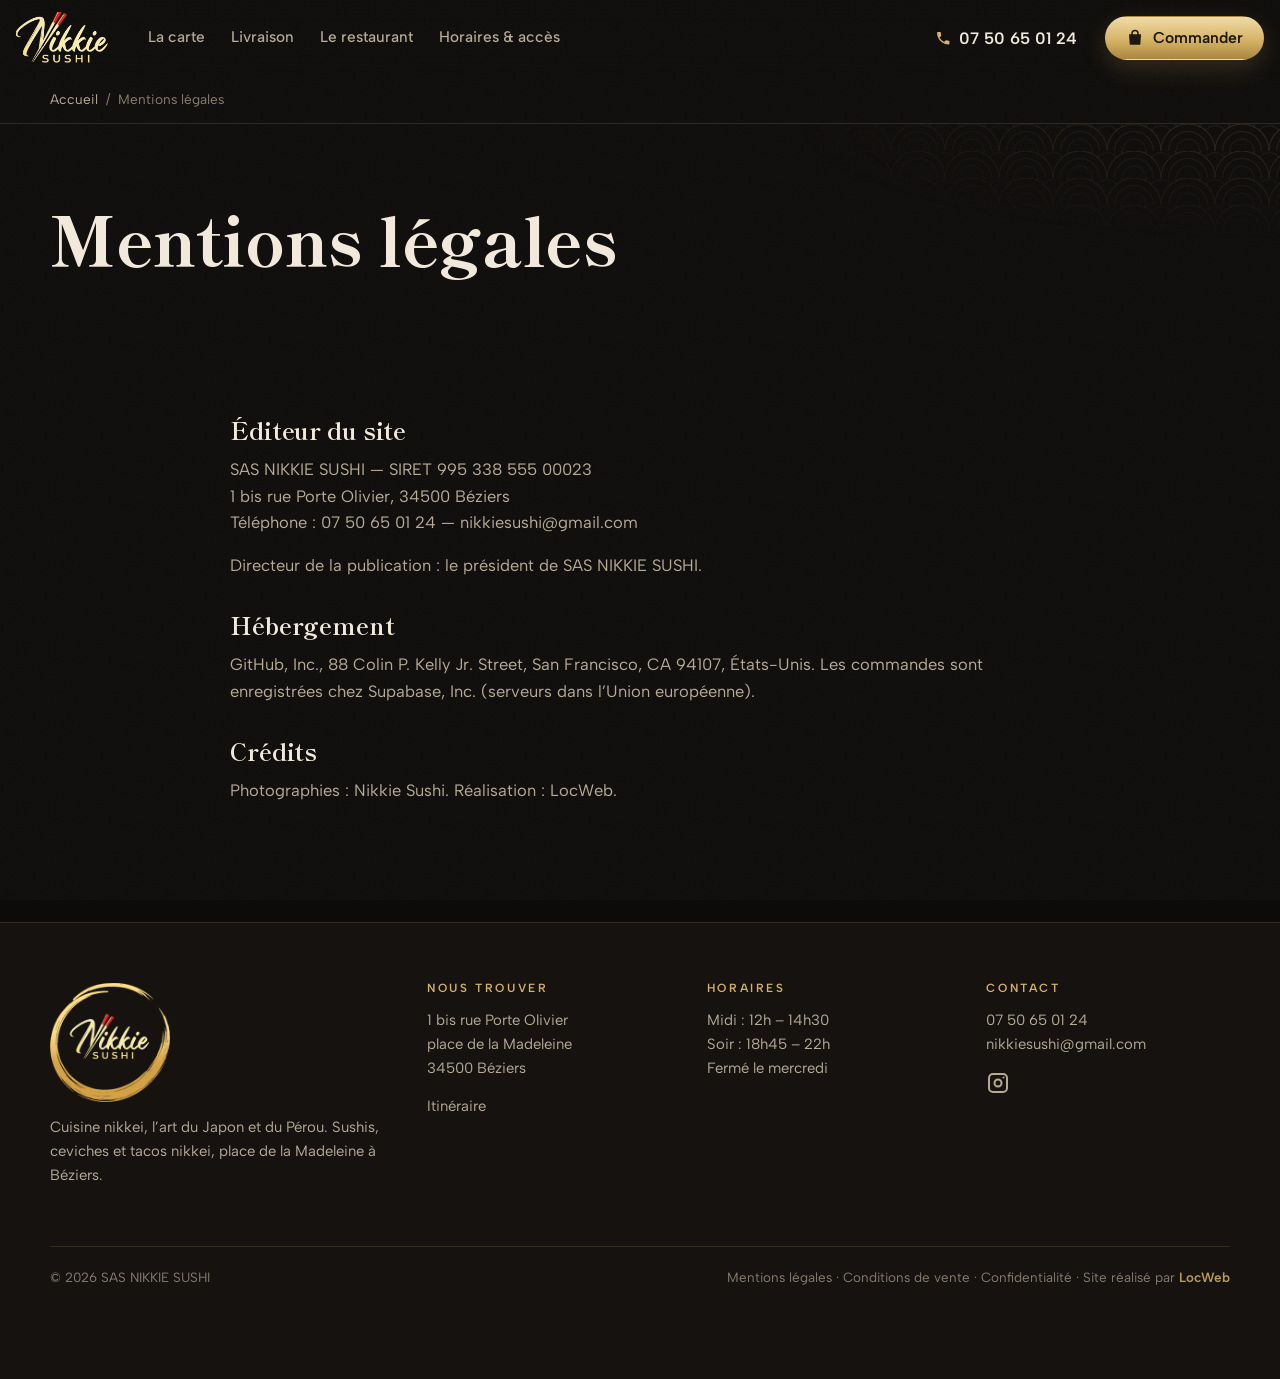
<file: mentions-legales/index.html>
<!doctype html>
<html lang="fr">
<head>
<meta charset="utf-8">
<meta name="viewport" content="width=device-width,initial-scale=1,viewport-fit=cover">
<script>document.documentElement.classList.add('js')</script>
<title>Mentions légales | Nikkie Sushi Béziers</title>
<meta name="description" content="Mentions légales du site de Nikkie Sushi, Béziers.">
<link rel="canonical" href="https://www.nikkiesushi.com/mentions-legales/">
<meta property="og:type" content="restaurant.restaurant">
<meta property="og:locale" content="fr_FR">
<meta property="og:site_name" content="Nikkie Sushi">
<meta property="og:title" content="Mentions légales | Nikkie Sushi Béziers">
<meta property="og:description" content="Mentions légales du site de Nikkie Sushi, Béziers.">
<meta property="og:image" content="https://www.nikkiesushi.com/photos/partage.jpg">
<meta name="twitter:card" content="summary_large_image">
<meta name="theme-color" content="#0d0b0a">
<link rel="icon" href="../photos/favicon-32.png" sizes="32x32">
<link rel="apple-touch-icon" href="../photos/apple-touch-icon.png">
<link rel="preconnect" href="https://fonts.googleapis.com">
<link rel="preconnect" href="https://fonts.gstatic.com" crossorigin>
<link href="https://fonts.googleapis.com/css2?family=Shippori+Mincho:wght@500;700;800&family=Albert+Sans:wght@400;500;600;700&display=swap" rel="stylesheet">
<link rel="stylesheet" href="../assets/style.css?v=30">
<script type="application/ld+json">{"@context":"https://schema.org","@graph":[{"@type":"Restaurant","@id":"https://www.nikkiesushi.com/#restaurant","name":"Nikkie Sushi","alternateName":"Nikkie Sushi Béziers","description":"Restaurant de cuisine nikkei (fusion japonaise et péruvienne) place de la Madeleine à Béziers : sushis, ceviches, tacos nikkei, poke bowls. Sur place, à emporter et en livraison.","url":"https://www.nikkiesushi.com/","logo":"https://www.nikkiesushi.com/photos/logo-nikkie-sushi.png","image":["https://www.nikkiesushi.com/photos/partage.jpg","https://www.nikkiesushi.com/photos/nikki-box-terrasse-madeleine-1600.webp"],"telephone":"07 50 65 01 24","email":"nikkiesushi@gmail.com","priceRange":"20–30 €","servesCuisine":["Japonaise","Péruvienne","Nikkei","Sushi"],"acceptsReservations":"Oui, par téléphone","hasMenu":"https://www.nikkiesushi.com/carte/","address":{"@type":"PostalAddress","streetAddress":"1 bis rue Porte Olivier","addressLocality":"Béziers","postalCode":"34500","addressRegion":"Occitanie","addressCountry":"FR"},"geo":{"@type":"GeoCoordinates","latitude":43.3443014,"longitude":3.2123651},"hasMap":"https://maps.google.com/?cid=8935567473499944027","openingHoursSpecification":[{"@type":"OpeningHoursSpecification","dayOfWeek":["Monday","Tuesday","Thursday","Friday","Saturday","Sunday"],"opens":"12:00","closes":"14:30"},{"@type":"OpeningHoursSpecification","dayOfWeek":["Monday","Tuesday","Thursday","Friday","Saturday","Sunday"],"opens":"18:45","closes":"22:00"}],"sameAs":["https://www.instagram.com/nikkie_sushi/","https://www.facebook.com/profile.php?id=61575464975115","https://www.tiktok.com/@nikkie.sushi"],"potentialAction":{"@type":"OrderAction","target":"https://www.nikkiesushi.com/carte/","deliveryMethod":["http://purl.org/goodrelations/v1#DeliveryModePickUp","http://purl.org/goodrelations/v1#DeliveryModeOwnFleet"]}}]}</script>
</head>
<body class="">
<a class="evitement" href="#contenu">Aller au contenu</a>

<header class="entete" data-entete>
  <div class="entete-in">
    <a class="marque" href="../" aria-label="Nikkie Sushi, accueil"><img src="../photos/logo-mot.png" alt="Nikkie Sushi" width="352" height="200"></a>
    <nav class="nav" aria-label="Navigation principale">
      <a href="../carte/">La carte</a>
      <a href="../livraison-sushi-beziers/">Livraison</a>
      <a href="../restaurant/">Le restaurant</a>
      <a href="../#infos">Horaires &amp; accès</a>
    </nav>
    <a class="entete-tel" href="tel:+33750650124"><svg viewBox="0 0 24 24" aria-hidden="true"><path d="M6.6 10.8a15.1 15.1 0 0 0 6.6 6.6l2.2-2.2a1 1 0 0 1 1-.25 11.4 11.4 0 0 0 3.6.57 1 1 0 0 1 1 1V20a1 1 0 0 1-1 1A17 17 0 0 1 3 4a1 1 0 0 1 1-1h3.5a1 1 0 0 1 1 1c0 1.25.2 2.45.57 3.6a1 1 0 0 1-.25 1z"/></svg><span>07 50 65 01 24</span></a>
    <a class="bouton bouton-or entete-cta" href="../carte/"><svg viewBox="0 0 24 24" aria-hidden="true"><path d="M7 7V6a5 5 0 0 1 10 0v1h3l-1 14H5L4 7zm2 0h6V6a3 3 0 0 0-6 0z"/></svg> Commander</a>
    <button class="burger" type="button" aria-expanded="false" aria-controls="menu-mobile" aria-label="Ouvrir le menu"><span></span><span></span></button>
  </div>
  <div class="menu-mobile" id="menu-mobile" hidden>
    <a href="../">Accueil</a>
    <a href="../carte/">La carte</a>
    <a href="../livraison-sushi-beziers/">Livraison</a>
    <a href="../restaurant/">Le restaurant</a>
    <a href="../#infos">Horaires &amp; accès</a>
    <a class="bouton bouton-or" href="../carte/"><svg viewBox="0 0 24 24" aria-hidden="true"><path d="M7 7V6a5 5 0 0 1 10 0v1h3l-1 14H5L4 7zm2 0h6V6a3 3 0 0 0-6 0z"/></svg> Commander en ligne</a>
    <a class="bouton bouton-ligne" href="tel:+33750650124"><svg viewBox="0 0 24 24" aria-hidden="true"><path d="M6.6 10.8a15.1 15.1 0 0 0 6.6 6.6l2.2-2.2a1 1 0 0 1 1-.25 11.4 11.4 0 0 0 3.6.57 1 1 0 0 1 1 1V20a1 1 0 0 1-1 1A17 17 0 0 1 3 4a1 1 0 0 1 1-1h3.5a1 1 0 0 1 1 1c0 1.25.2 2.45.57 3.6a1 1 0 0 1-.25 1z"/></svg> 07 50 65 01 24</a>
  </div>
</header>

<main id="contenu">
<nav class="ariane" aria-label="Fil d’Ariane"><div class="cadre"><a href="../">Accueil</a><span aria-current="page">Mentions légales</span></div></nav>

<section class="tete-page"><div class="cadre"><h1>Mentions légales</h1></div></section>
<section class="section"><div class="cadre etroit texte-riche">
  <h2>Éditeur du site</h2>
  <p>SAS NIKKIE SUSHI — SIRET 995 338 555 00023<br>1 bis rue Porte Olivier, 34500 Béziers<br>Téléphone : 07 50 65 01 24 — nikkiesushi@gmail.com</p>
  <p>Directeur de la publication : le président de SAS NIKKIE SUSHI.</p>
  <h2>Hébergement</h2><p>GitHub, Inc., 88 Colin P. Kelly Jr. Street, San Francisco, CA 94107, États-Unis. Les commandes sont enregistrées chez Supabase, Inc. (serveurs dans l’Union européenne).</p>
  <h2>Crédits</h2><p>Photographies : Nikkie Sushi. Réalisation : LocWeb.</p>
</div></section>
</main>

<footer class="pied">
  <div class="cadre pied-haut">
    <div class="pied-marque">
      <img src="../photos/logo-nikkie-sushi.png" alt="Nikkie Sushi" width="520" height="515" loading="lazy">
      <p>Cuisine nikkei, l’art du Japon et du Pérou. Sushis, ceviches et tacos nikkei, place de la Madeleine à Béziers.</p>
    </div>
    <div>
      <h2 class="pied-titre">Nous trouver</h2>
      <p>1 bis rue Porte Olivier<br>place de la Madeleine<br>34500 Béziers</p>
      <p><a href="https://maps.google.com/?cid=8935567473499944027" target="_blank" rel="noopener">Itinéraire</a></p>
    </div>
    <div>
      <h2 class="pied-titre">Horaires</h2>
      <p>Midi : 12h – 14h30<br>Soir : 18h45 – 22h<br>Fermé le mercredi</p>
    </div>
    <div>
      <h2 class="pied-titre">Contact</h2>
      <p><a href="tel:+33750650124">07 50 65 01 24</a><br><a href="mailto:nikkiesushi@gmail.com">nikkiesushi@gmail.com</a></p>
      <p class="pied-reseaux"><a href="https://www.instagram.com/nikkie_sushi/" target="_blank" rel="noopener" aria-label="Instagram"><svg viewBox="0 0 24 24" aria-hidden="true"><path d="M7 2h10a5 5 0 0 1 5 5v10a5 5 0 0 1-5 5H7a5 5 0 0 1-5-5V7a5 5 0 0 1 5-5zm0 2a3 3 0 0 0-3 3v10a3 3 0 0 0 3 3h10a3 3 0 0 0 3-3V7a3 3 0 0 0-3-3zm5 3.5a4.5 4.5 0 1 1 0 9 4.5 4.5 0 0 1 0-9zm0 2a2.5 2.5 0 1 0 0 5 2.5 2.5 0 0 0 0-5zM17.5 5.5a1 1 0 1 1 0 2 1 1 0 0 1 0-2z"/></svg></a></p>
    </div>
  </div>
  <div class="cadre pied-bas">
    <span>© 2026 SAS NIKKIE SUSHI</span>
    <span><a href="../mentions-legales/">Mentions légales</a> · <a href="../cgv/">Conditions de vente</a> · <a href="../confidentialite/">Confidentialité</a> · Site réalisé par <a class="lien-locweb" href="https://locweb.fr" target="_blank" rel="noopener">LocWeb</a></span>
  </div>
</footer>

<nav class="barre-mobile" aria-label="Actions rapides" data-barre>
  <a href="tel:+33750650124"><svg viewBox="0 0 24 24" aria-hidden="true"><path d="M6.6 10.8a15.1 15.1 0 0 0 6.6 6.6l2.2-2.2a1 1 0 0 1 1-.25 11.4 11.4 0 0 0 3.6.57 1 1 0 0 1 1 1V20a1 1 0 0 1-1 1A17 17 0 0 1 3 4a1 1 0 0 1 1-1h3.5a1 1 0 0 1 1 1c0 1.25.2 2.45.57 3.6a1 1 0 0 1-.25 1z"/></svg><span>Appeler</span></a>
  <a href="../carte/" class="barre-commander"><svg viewBox="0 0 24 24" aria-hidden="true"><path d="M7 7V6a5 5 0 0 1 10 0v1h3l-1 14H5L4 7zm2 0h6V6a3 3 0 0 0-6 0z"/></svg><span>Commander</span></a>
</nav>
<button class="barre-panier" type="button" data-ouvrir-panier hidden><span class="barre-panier-n" data-panier-n>0</span><span>Voir ma commande</span><b data-panier-total>0 €</b></button>

<div class="panier-voile" data-panier-voile hidden></div>
<aside class="panier" id="panier" aria-label="Votre commande" aria-hidden="true" data-panier>
  <div class="panier-tete">
    <button type="button" class="panier-retour" data-panier-retour aria-label="Étape précédente" hidden><svg viewBox="0 0 24 24" aria-hidden="true"><path d="M13.2 5.3 19.9 12l-6.7 6.7-1.4-1.4 4.3-4.3H4v-2h12.1l-4.3-4.3z"/></svg></button>
    <h2 data-panier-titre>Votre commande</h2>
    <button type="button" class="panier-fermer" data-fermer-panier aria-label="Fermer">×</button>
  </div>
  <div class="panier-etat" data-panier-etat hidden></div>
  <div class="panier-corps" data-panier-corps></div>
  <div class="panier-pied" data-panier-pied></div>
</aside>
<div class="choix-voile" data-choix hidden></div>
<p class="toast" role="status" aria-live="polite" data-toast></p>

<script>
  window.LOCWEB_CONFIG = {
    supabaseUrl: 'https://ibqawtgnucakzdldnitj.supabase.co',
    supabaseAnonKey: 'sb_publishable_rpLrUo4Cqnfl8zSohDqO0A_Q5Vkj2Hk',
    clientId: '',
    ga4Id: ''
  };
  window.NIKKIE = {"racine":"../","horaires":[[[720,870],[1125,1320]],[[720,870],[1125,1320]],[[720,870],[1125,1320]],[],[[720,870],[1125,1320]],[[720,870],[1125,1320]],[[720,870],[1125,1320]]],"paiement":"stripe","livraison":{"minimum":20,"frais":0,"codesPostaux":["34500"],"delaiMin":45,"joursSans":[1],"servicesSans":[[0,"midi"]]},"retrait":{"delaiMin":45},"ouvertureCommandes":600,"pas":15,"apercuToujoursOuvert":false,"stripePk":"pk_live_51TGJl5GXvfVcUqOfrLH92HlozqZKp5qhxjL6cDiJT8IAjmNpJlvgjxOFoe4ArCyRa1wDizSZ4v64oGzmigt6uwLv00VxR4UvEQ"};
</script>
<script src="../mesure.js" defer></script>
<script src="../assets/site.js?v=30" defer></script>
<script src="../assets/commande.js?v=30" defer></script>
</body>
</html>
</file>
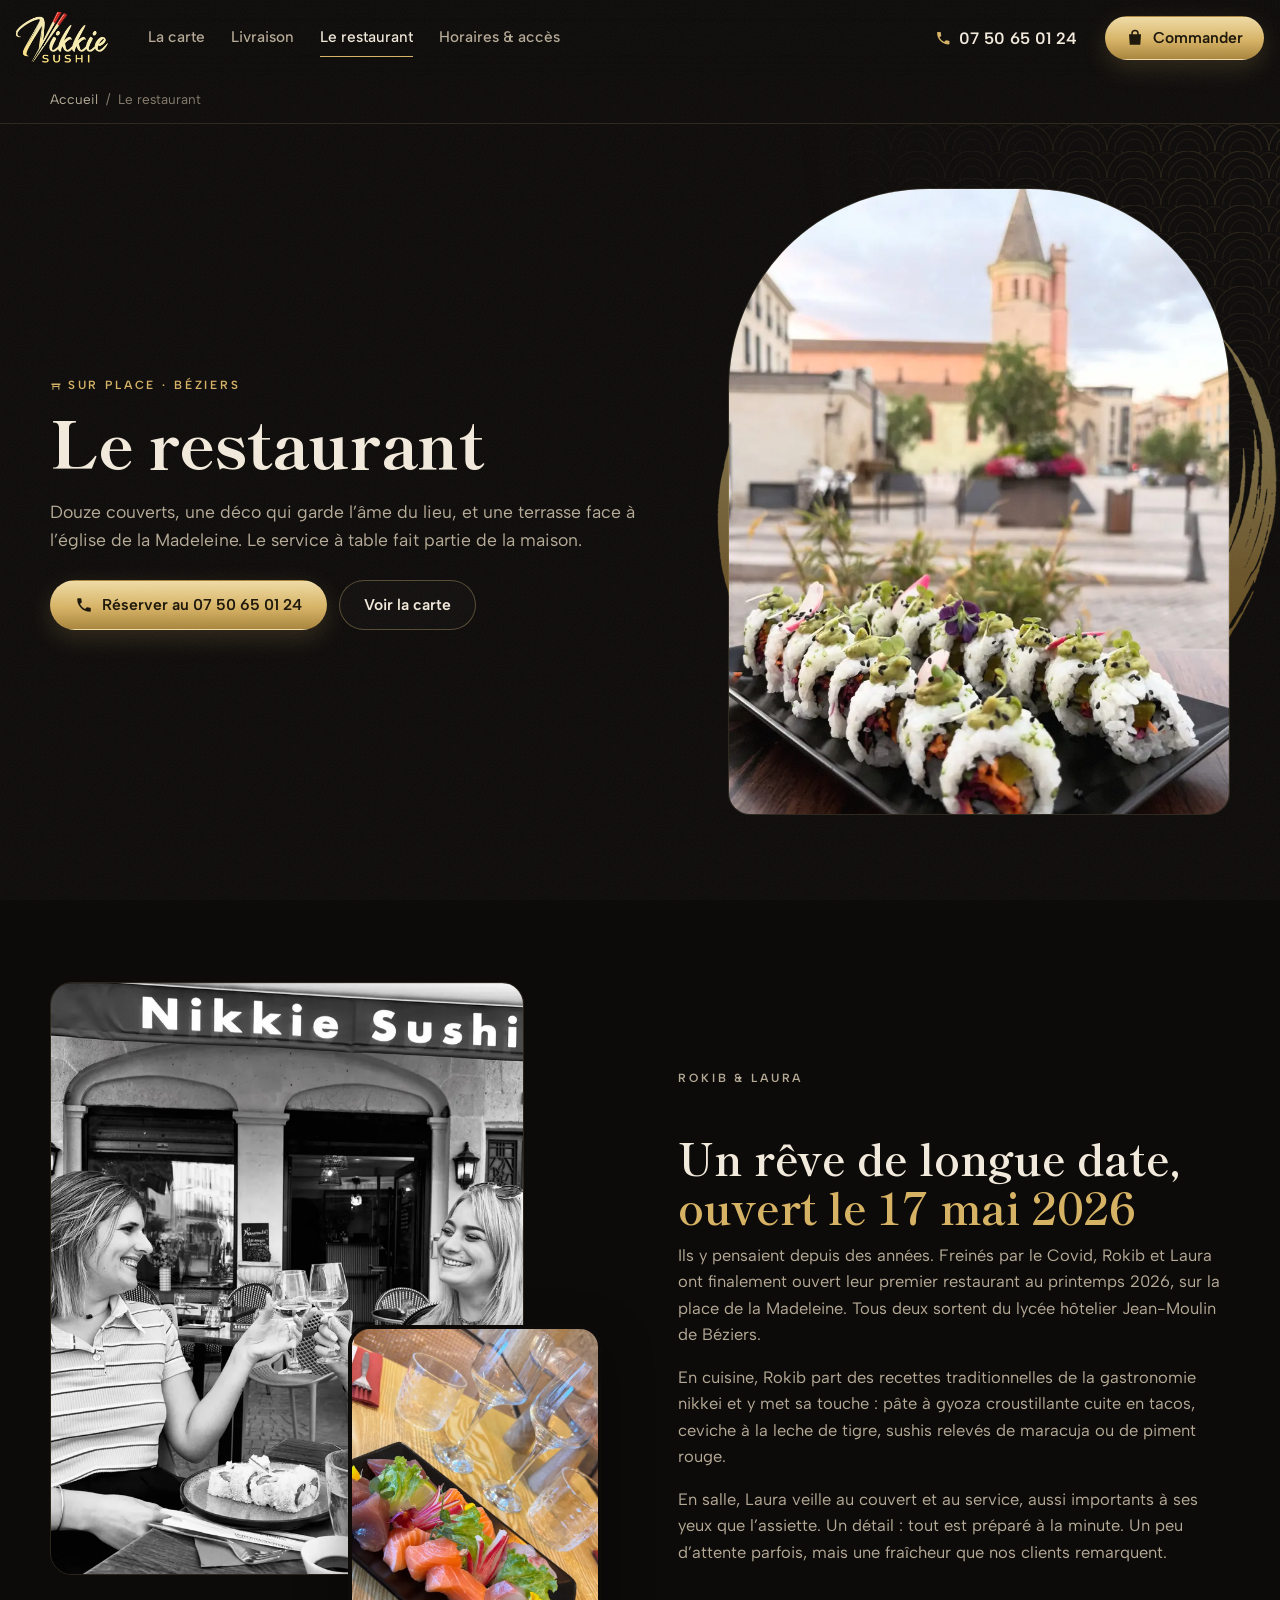
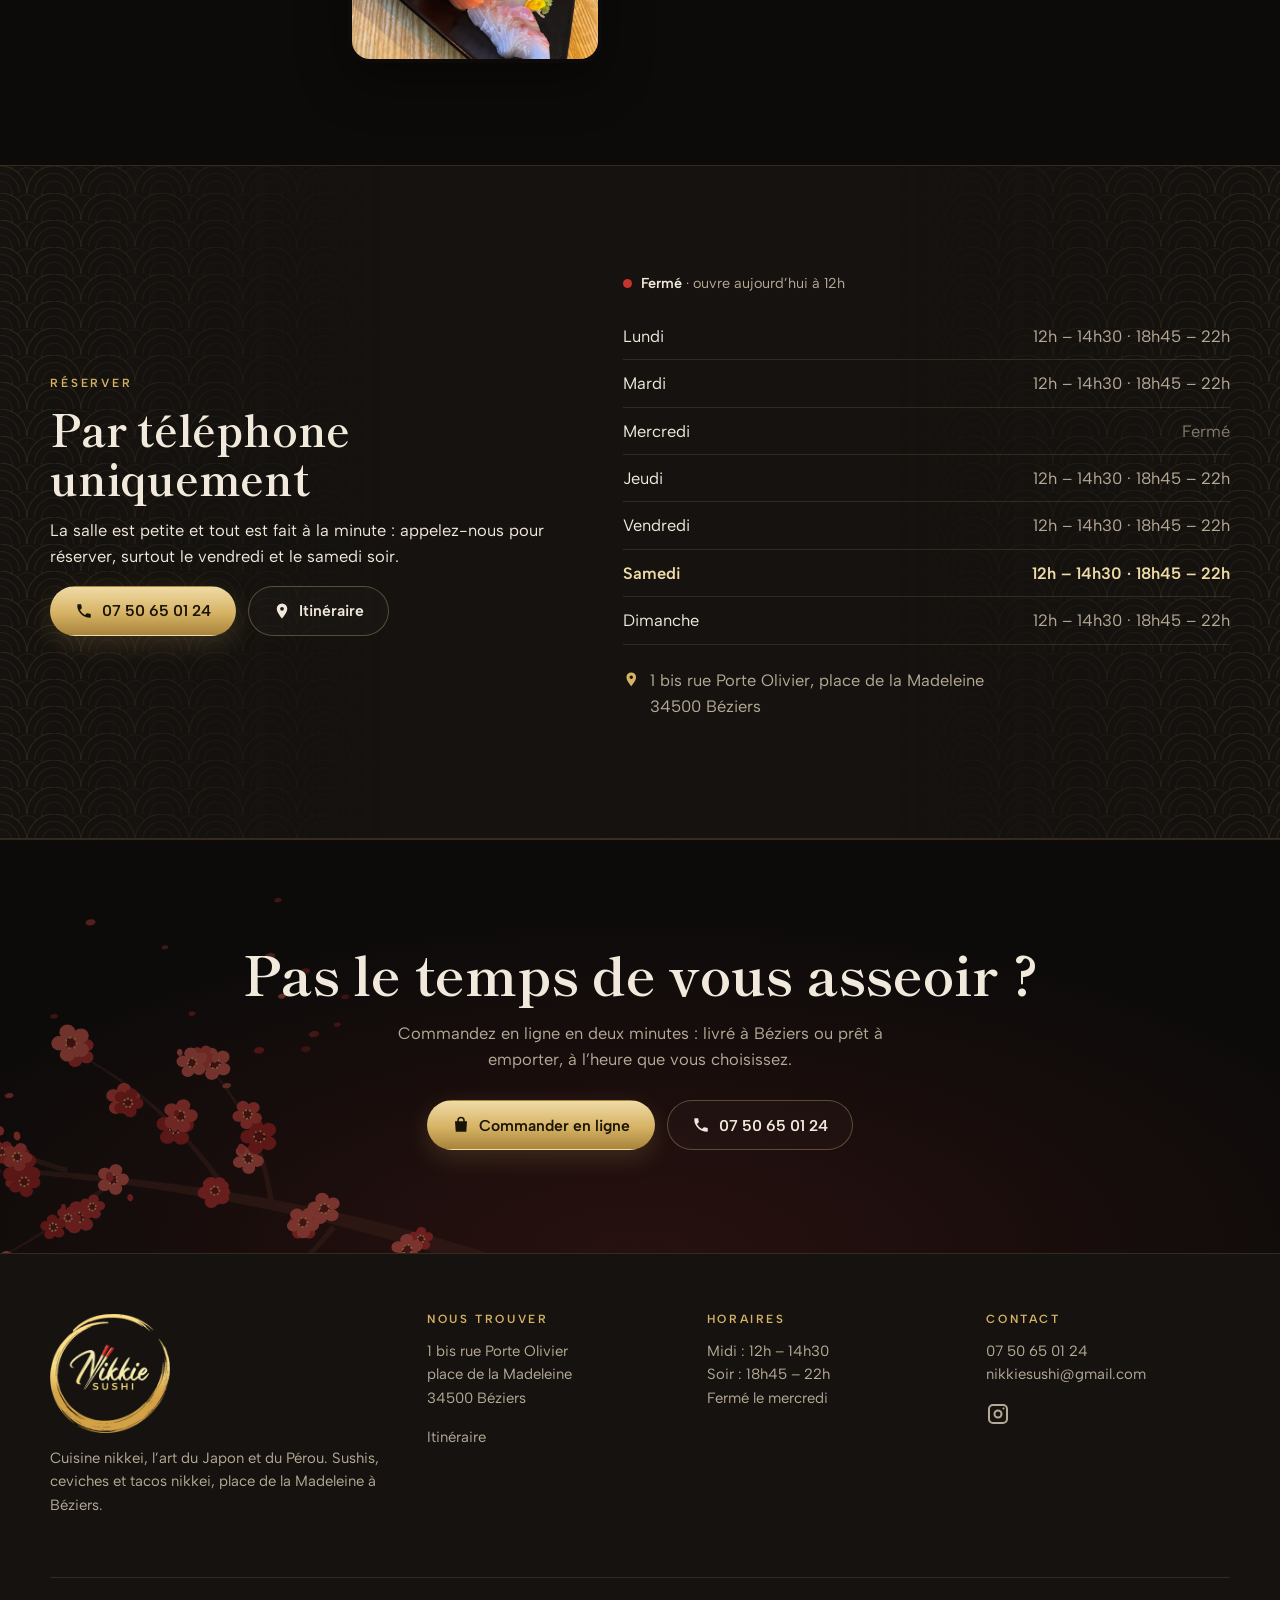
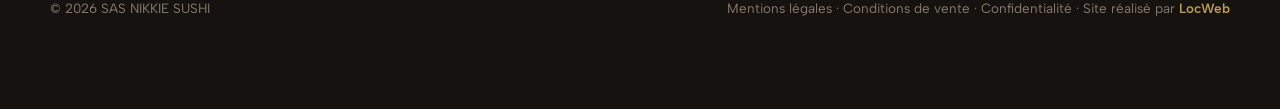
<file: restaurant/index.html>
<!doctype html>
<html lang="fr">
<head>
<meta charset="utf-8">
<meta name="viewport" content="width=device-width,initial-scale=1,viewport-fit=cover">
<script>document.documentElement.classList.add('js')</script>
<title>Le restaurant — Cuisine nikkei, place de la Madeleine</title>
<meta name="description" content="Nikkie Sushi, le premier restaurant nikkei de Béziers : Rokib en cuisine, Laura en salle, 12 couverts et une terrasse face à l’église de la Madeleine. Réservation par téléphone.">
<link rel="canonical" href="https://www.nikkiesushi.com/restaurant/">
<meta property="og:type" content="restaurant.restaurant">
<meta property="og:locale" content="fr_FR">
<meta property="og:site_name" content="Nikkie Sushi">
<meta property="og:title" content="Le restaurant — Cuisine nikkei, place de la Madeleine">
<meta property="og:description" content="Nikkie Sushi, le premier restaurant nikkei de Béziers : Rokib en cuisine, Laura en salle, 12 couverts et une terrasse face à l’église de la Madeleine. Réservation par téléphone.">
<meta property="og:image" content="https://www.nikkiesushi.com/photos/california-veggie-eglise-madeleine-1600.webp">
<meta name="twitter:card" content="summary_large_image">
<meta name="theme-color" content="#0d0b0a">
<link rel="icon" href="../photos/favicon-32.png" sizes="32x32">
<link rel="apple-touch-icon" href="../photos/apple-touch-icon.png">
<link rel="preconnect" href="https://fonts.googleapis.com">
<link rel="preconnect" href="https://fonts.gstatic.com" crossorigin>
<link href="https://fonts.googleapis.com/css2?family=Shippori+Mincho:wght@500;700;800&family=Albert+Sans:wght@400;500;600;700&display=swap" rel="stylesheet">
<link rel="stylesheet" href="../assets/style.css?v=30">
<script type="application/ld+json">{"@context":"https://schema.org","@graph":[{"@type":"Restaurant","@id":"https://www.nikkiesushi.com/#restaurant","name":"Nikkie Sushi","alternateName":"Nikkie Sushi Béziers","description":"Restaurant de cuisine nikkei (fusion japonaise et péruvienne) place de la Madeleine à Béziers : sushis, ceviches, tacos nikkei, poke bowls. Sur place, à emporter et en livraison.","url":"https://www.nikkiesushi.com/","logo":"https://www.nikkiesushi.com/photos/logo-nikkie-sushi.png","image":["https://www.nikkiesushi.com/photos/partage.jpg","https://www.nikkiesushi.com/photos/nikki-box-terrasse-madeleine-1600.webp"],"telephone":"07 50 65 01 24","email":"nikkiesushi@gmail.com","priceRange":"20–30 €","servesCuisine":["Japonaise","Péruvienne","Nikkei","Sushi"],"acceptsReservations":"Oui, par téléphone","hasMenu":"https://www.nikkiesushi.com/carte/","address":{"@type":"PostalAddress","streetAddress":"1 bis rue Porte Olivier","addressLocality":"Béziers","postalCode":"34500","addressRegion":"Occitanie","addressCountry":"FR"},"geo":{"@type":"GeoCoordinates","latitude":43.3443014,"longitude":3.2123651},"hasMap":"https://maps.google.com/?cid=8935567473499944027","openingHoursSpecification":[{"@type":"OpeningHoursSpecification","dayOfWeek":["Monday","Tuesday","Thursday","Friday","Saturday","Sunday"],"opens":"12:00","closes":"14:30"},{"@type":"OpeningHoursSpecification","dayOfWeek":["Monday","Tuesday","Thursday","Friday","Saturday","Sunday"],"opens":"18:45","closes":"22:00"}],"sameAs":["https://www.instagram.com/nikkie_sushi/","https://www.facebook.com/profile.php?id=61575464975115","https://www.tiktok.com/@nikkie.sushi"],"potentialAction":{"@type":"OrderAction","target":"https://www.nikkiesushi.com/carte/","deliveryMethod":["http://purl.org/goodrelations/v1#DeliveryModePickUp","http://purl.org/goodrelations/v1#DeliveryModeOwnFleet"]}},{"@type":"BreadcrumbList","itemListElement":[{"@type":"ListItem","position":1,"name":"Accueil","item":"https://www.nikkiesushi.com/"},{"@type":"ListItem","position":2,"name":"Le restaurant","item":"https://www.nikkiesushi.com/restaurant/"}]}]}</script>
</head>
<body class="">
<a class="evitement" href="#contenu">Aller au contenu</a>

<header class="entete" data-entete>
  <div class="entete-in">
    <a class="marque" href="../" aria-label="Nikkie Sushi, accueil"><img src="../photos/logo-mot.png" alt="Nikkie Sushi" width="352" height="200"></a>
    <nav class="nav" aria-label="Navigation principale">
      <a href="../carte/">La carte</a>
      <a href="../livraison-sushi-beziers/">Livraison</a>
      <a href="../restaurant/" aria-current="page">Le restaurant</a>
      <a href="../#infos">Horaires &amp; accès</a>
    </nav>
    <a class="entete-tel" href="tel:+33750650124"><svg viewBox="0 0 24 24" aria-hidden="true"><path d="M6.6 10.8a15.1 15.1 0 0 0 6.6 6.6l2.2-2.2a1 1 0 0 1 1-.25 11.4 11.4 0 0 0 3.6.57 1 1 0 0 1 1 1V20a1 1 0 0 1-1 1A17 17 0 0 1 3 4a1 1 0 0 1 1-1h3.5a1 1 0 0 1 1 1c0 1.25.2 2.45.57 3.6a1 1 0 0 1-.25 1z"/></svg><span>07 50 65 01 24</span></a>
    <a class="bouton bouton-or entete-cta" href="../carte/"><svg viewBox="0 0 24 24" aria-hidden="true"><path d="M7 7V6a5 5 0 0 1 10 0v1h3l-1 14H5L4 7zm2 0h6V6a3 3 0 0 0-6 0z"/></svg> Commander</a>
    <button class="burger" type="button" aria-expanded="false" aria-controls="menu-mobile" aria-label="Ouvrir le menu"><span></span><span></span></button>
  </div>
  <div class="menu-mobile" id="menu-mobile" hidden>
    <a href="../">Accueil</a>
    <a href="../carte/">La carte</a>
    <a href="../livraison-sushi-beziers/">Livraison</a>
    <a href="../restaurant/">Le restaurant</a>
    <a href="../#infos">Horaires &amp; accès</a>
    <a class="bouton bouton-or" href="../carte/"><svg viewBox="0 0 24 24" aria-hidden="true"><path d="M7 7V6a5 5 0 0 1 10 0v1h3l-1 14H5L4 7zm2 0h6V6a3 3 0 0 0-6 0z"/></svg> Commander en ligne</a>
    <a class="bouton bouton-ligne" href="tel:+33750650124"><svg viewBox="0 0 24 24" aria-hidden="true"><path d="M6.6 10.8a15.1 15.1 0 0 0 6.6 6.6l2.2-2.2a1 1 0 0 1 1-.25 11.4 11.4 0 0 0 3.6.57 1 1 0 0 1 1 1V20a1 1 0 0 1-1 1A17 17 0 0 1 3 4a1 1 0 0 1 1-1h3.5a1 1 0 0 1 1 1c0 1.25.2 2.45.57 3.6a1 1 0 0 1-.25 1z"/></svg> 07 50 65 01 24</a>
  </div>
</header>

<main id="contenu">
<nav class="ariane" aria-label="Fil d’Ariane"><div class="cadre"><a href="../">Accueil</a><span aria-current="page">Le restaurant</span></div></nav>

<section class="tete-service">
  <div class="cadre tete-service-in">
    <div class="reveler">
      <p class="surtitre"><svg viewBox="0 0 24 24" aria-hidden="true"><path d="M3 7h18v3h-2v10h-2v-6H7v6H5V10H3zm4 5h10v-2H7z"/></svg> Sur place · Béziers</p>
      <h1>Le restaurant</h1>
      <p class="chapo">Douze couverts, une déco qui garde l’âme du lieu, et une terrasse face à l’église de la Madeleine. Le service à table fait partie de la maison.</p>
      <div class="actions"><a class="bouton bouton-or" href="tel:+33750650124"><svg viewBox="0 0 24 24" aria-hidden="true"><path d="M6.6 10.8a15.1 15.1 0 0 0 6.6 6.6l2.2-2.2a1 1 0 0 1 1-.25 11.4 11.4 0 0 0 3.6.57 1 1 0 0 1 1 1V20a1 1 0 0 1-1 1A17 17 0 0 1 3 4a1 1 0 0 1 1-1h3.5a1 1 0 0 1 1 1c0 1.25.2 2.45.57 3.6a1 1 0 0 1-.25 1z"/></svg> Réserver au 07 50 65 01 24</a><a class="bouton bouton-ligne" href="../carte/">Voir la carte</a></div>
    </div>
    <figure class="tete-service-photo reveler"><img src="../photos/california-veggie-eglise-madeleine-800.webp" srcset="../photos/california-veggie-eglise-madeleine-800.webp 800w, ../photos/california-veggie-eglise-madeleine-1600.webp 1600w" sizes="(min-width: 900px) 40vw, 100vw" alt="California veggie en terrasse au coucher du soleil, église de la Madeleine" width="1600" height="2133" fetchpriority="high" decoding="async"></figure>
  </div>
</section>

<section class="section">
  <div class="cadre histoire">
    <div class="histoire-photos reveler">
      <figure class="histoire-a"><img src="../photos/terrasse-nikkie-sushi-beziers-800.webp" srcset="../photos/terrasse-nikkie-sushi-beziers-800.webp 800w, ../photos/terrasse-nikkie-sushi-beziers-1600.webp 1600w" sizes="(min-width: 900px) 30vw, 70vw" alt="Clientes en terrasse chez Nikkie Sushi" width="1600" height="1923" loading="lazy" decoding="async"></figure>
      <figure class="histoire-b"><img src="../photos/assortiment-sashimi-800.webp" srcset="../photos/assortiment-sashimi-800.webp 800w, ../photos/assortiment-sashimi-1600.webp 1600w" sizes="(min-width: 900px) 22vw, 50vw" alt="Assortiment de sashimi saumon, thon et daurade" width="1600" height="2133" loading="lazy" decoding="async"></figure>
    </div>
    <div class="histoire-texte texte-riche reveler">
      <p class="surtitre">Rokib &amp; Laura</p>
      <h2>Un rêve de longue date, <em>ouvert le 17 mai 2026</em></h2>
      <p>Ils y pensaient depuis des années. Freinés par le Covid, Rokib et Laura ont finalement ouvert leur premier restaurant au printemps 2026, sur la place de la Madeleine. Tous deux sortent du lycée hôtelier Jean-Moulin de Béziers.</p>
      <p>En cuisine, Rokib part des recettes traditionnelles de la gastronomie nikkei et y met sa touche : pâte à gyoza croustillante cuite en tacos, ceviche à la leche de tigre, sushis relevés de maracuja ou de piment rouge.</p>
      <p>En salle, Laura veille au couvert et au service, aussi importants à ses yeux que l’assiette. Un détail : tout est préparé à la minute. Un peu d’attente parfois, mais une fraîcheur que nos clients remarquent.</p>
    </div>
  </div>
</section>

<section class="section section-encre">
  <div class="cadre infos">
    <div class="infos-texte reveler">
      <p class="surtitre">Réserver</p>
      <h2>Par téléphone uniquement</h2>
      <p>La salle est petite et tout est fait à la minute : appelez-nous pour réserver, surtout le vendredi et le samedi soir.</p>
      <div class="actions"><a class="bouton bouton-or" href="tel:+33750650124"><svg viewBox="0 0 24 24" aria-hidden="true"><path d="M6.6 10.8a15.1 15.1 0 0 0 6.6 6.6l2.2-2.2a1 1 0 0 1 1-.25 11.4 11.4 0 0 0 3.6.57 1 1 0 0 1 1 1V20a1 1 0 0 1-1 1A17 17 0 0 1 3 4a1 1 0 0 1 1-1h3.5a1 1 0 0 1 1 1c0 1.25.2 2.45.57 3.6a1 1 0 0 1-.25 1z"/></svg> 07 50 65 01 24</a><a class="bouton bouton-ligne" href="https://maps.google.com/?cid=8935567473499944027" target="_blank" rel="noopener"><svg viewBox="0 0 24 24" aria-hidden="true"><path d="M12 2a7 7 0 0 0-7 7c0 5.2 7 13 7 13s7-7.8 7-13a7 7 0 0 0-7-7zm0 9.5A2.5 2.5 0 1 1 12 6.5a2.5 2.5 0 0 1 0 5z"/></svg> Itinéraire</a></div>
    </div>
    <div class="infos-texte reveler">
      <p class="etat" data-etat-ouverture><i></i><span>12h – 14h30 · 18h45 – 22h · fermé le mercredi</span></p>
      
  <table class="horaires" data-horaires>
    <caption class="sr">Horaires d’ouverture</caption>
    <tbody><tr data-jour="1"><th scope="row">Lundi</th><td>12h – 14h30 · 18h45 – 22h</td></tr><tr data-jour="2"><th scope="row">Mardi</th><td>12h – 14h30 · 18h45 – 22h</td></tr><tr data-jour="3"><th scope="row">Mercredi</th><td class="ferme">Fermé</td></tr><tr data-jour="4"><th scope="row">Jeudi</th><td>12h – 14h30 · 18h45 – 22h</td></tr><tr data-jour="5"><th scope="row">Vendredi</th><td>12h – 14h30 · 18h45 – 22h</td></tr><tr data-jour="6"><th scope="row">Samedi</th><td>12h – 14h30 · 18h45 – 22h</td></tr><tr data-jour="0"><th scope="row">Dimanche</th><td>12h – 14h30 · 18h45 – 22h</td></tr></tbody>
  </table>
      <p class="infos-adresse"><svg viewBox="0 0 24 24" aria-hidden="true"><path d="M12 2a7 7 0 0 0-7 7c0 5.2 7 13 7 13s7-7.8 7-13a7 7 0 0 0-7-7zm0 9.5A2.5 2.5 0 1 1 12 6.5a2.5 2.5 0 0 1 0 5z"/></svg><span>1 bis rue Porte Olivier, place de la Madeleine<br>34500 Béziers</span></p>
    </div>
  </div>
</section>

<section class="appel">
  <img class="deco deco-sakura-appel" src="../photos/deco-sakura.png" alt="" aria-hidden="true" width="1100" height="760" loading="lazy">
  <div class="cadre appel-in reveler">
    <h2>Pas le temps de vous asseoir ?</h2>
    <p>Commandez en ligne en deux minutes : livré à Béziers ou prêt à emporter, à l’heure que vous choisissez.</p>
    <div class="actions"><a class="bouton bouton-or" href="../carte/"><svg viewBox="0 0 24 24" aria-hidden="true"><path d="M7 7V6a5 5 0 0 1 10 0v1h3l-1 14H5L4 7zm2 0h6V6a3 3 0 0 0-6 0z"/></svg> Commander en ligne</a><a class="bouton bouton-ligne" href="tel:+33750650124"><svg viewBox="0 0 24 24" aria-hidden="true"><path d="M6.6 10.8a15.1 15.1 0 0 0 6.6 6.6l2.2-2.2a1 1 0 0 1 1-.25 11.4 11.4 0 0 0 3.6.57 1 1 0 0 1 1 1V20a1 1 0 0 1-1 1A17 17 0 0 1 3 4a1 1 0 0 1 1-1h3.5a1 1 0 0 1 1 1c0 1.25.2 2.45.57 3.6a1 1 0 0 1-.25 1z"/></svg> 07 50 65 01 24</a></div>
  </div>
</section>
</main>

<footer class="pied">
  <div class="cadre pied-haut">
    <div class="pied-marque">
      <img src="../photos/logo-nikkie-sushi.png" alt="Nikkie Sushi" width="520" height="515" loading="lazy">
      <p>Cuisine nikkei, l’art du Japon et du Pérou. Sushis, ceviches et tacos nikkei, place de la Madeleine à Béziers.</p>
    </div>
    <div>
      <h2 class="pied-titre">Nous trouver</h2>
      <p>1 bis rue Porte Olivier<br>place de la Madeleine<br>34500 Béziers</p>
      <p><a href="https://maps.google.com/?cid=8935567473499944027" target="_blank" rel="noopener">Itinéraire</a></p>
    </div>
    <div>
      <h2 class="pied-titre">Horaires</h2>
      <p>Midi : 12h – 14h30<br>Soir : 18h45 – 22h<br>Fermé le mercredi</p>
    </div>
    <div>
      <h2 class="pied-titre">Contact</h2>
      <p><a href="tel:+33750650124">07 50 65 01 24</a><br><a href="mailto:nikkiesushi@gmail.com">nikkiesushi@gmail.com</a></p>
      <p class="pied-reseaux"><a href="https://www.instagram.com/nikkie_sushi/" target="_blank" rel="noopener" aria-label="Instagram"><svg viewBox="0 0 24 24" aria-hidden="true"><path d="M7 2h10a5 5 0 0 1 5 5v10a5 5 0 0 1-5 5H7a5 5 0 0 1-5-5V7a5 5 0 0 1 5-5zm0 2a3 3 0 0 0-3 3v10a3 3 0 0 0 3 3h10a3 3 0 0 0 3-3V7a3 3 0 0 0-3-3zm5 3.5a4.5 4.5 0 1 1 0 9 4.5 4.5 0 0 1 0-9zm0 2a2.5 2.5 0 1 0 0 5 2.5 2.5 0 0 0 0-5zM17.5 5.5a1 1 0 1 1 0 2 1 1 0 0 1 0-2z"/></svg></a></p>
    </div>
  </div>
  <div class="cadre pied-bas">
    <span>© 2026 SAS NIKKIE SUSHI</span>
    <span><a href="../mentions-legales/">Mentions légales</a> · <a href="../cgv/">Conditions de vente</a> · <a href="../confidentialite/">Confidentialité</a> · Site réalisé par <a class="lien-locweb" href="https://locweb.fr" target="_blank" rel="noopener">LocWeb</a></span>
  </div>
</footer>

<nav class="barre-mobile" aria-label="Actions rapides" data-barre>
  <a href="tel:+33750650124"><svg viewBox="0 0 24 24" aria-hidden="true"><path d="M6.6 10.8a15.1 15.1 0 0 0 6.6 6.6l2.2-2.2a1 1 0 0 1 1-.25 11.4 11.4 0 0 0 3.6.57 1 1 0 0 1 1 1V20a1 1 0 0 1-1 1A17 17 0 0 1 3 4a1 1 0 0 1 1-1h3.5a1 1 0 0 1 1 1c0 1.25.2 2.45.57 3.6a1 1 0 0 1-.25 1z"/></svg><span>Appeler</span></a>
  <a href="../carte/" class="barre-commander"><svg viewBox="0 0 24 24" aria-hidden="true"><path d="M7 7V6a5 5 0 0 1 10 0v1h3l-1 14H5L4 7zm2 0h6V6a3 3 0 0 0-6 0z"/></svg><span>Commander</span></a>
</nav>
<button class="barre-panier" type="button" data-ouvrir-panier hidden><span class="barre-panier-n" data-panier-n>0</span><span>Voir ma commande</span><b data-panier-total>0 €</b></button>

<div class="panier-voile" data-panier-voile hidden></div>
<aside class="panier" id="panier" aria-label="Votre commande" aria-hidden="true" data-panier>
  <div class="panier-tete">
    <button type="button" class="panier-retour" data-panier-retour aria-label="Étape précédente" hidden><svg viewBox="0 0 24 24" aria-hidden="true"><path d="M13.2 5.3 19.9 12l-6.7 6.7-1.4-1.4 4.3-4.3H4v-2h12.1l-4.3-4.3z"/></svg></button>
    <h2 data-panier-titre>Votre commande</h2>
    <button type="button" class="panier-fermer" data-fermer-panier aria-label="Fermer">×</button>
  </div>
  <div class="panier-etat" data-panier-etat hidden></div>
  <div class="panier-corps" data-panier-corps></div>
  <div class="panier-pied" data-panier-pied></div>
</aside>
<div class="choix-voile" data-choix hidden></div>
<p class="toast" role="status" aria-live="polite" data-toast></p>

<script>
  window.LOCWEB_CONFIG = {
    supabaseUrl: 'https://ibqawtgnucakzdldnitj.supabase.co',
    supabaseAnonKey: 'sb_publishable_rpLrUo4Cqnfl8zSohDqO0A_Q5Vkj2Hk',
    clientId: '',
    ga4Id: ''
  };
  window.NIKKIE = {"racine":"../","horaires":[[[720,870],[1125,1320]],[[720,870],[1125,1320]],[[720,870],[1125,1320]],[],[[720,870],[1125,1320]],[[720,870],[1125,1320]],[[720,870],[1125,1320]]],"paiement":"stripe","livraison":{"minimum":20,"frais":0,"codesPostaux":["34500"],"delaiMin":45,"joursSans":[1],"servicesSans":[[0,"midi"]]},"retrait":{"delaiMin":45},"ouvertureCommandes":600,"pas":15,"apercuToujoursOuvert":false,"stripePk":"pk_live_51TGJl5GXvfVcUqOfrLH92HlozqZKp5qhxjL6cDiJT8IAjmNpJlvgjxOFoe4ArCyRa1wDizSZ4v64oGzmigt6uwLv00VxR4UvEQ"};
</script>
<script src="../mesure.js" defer></script>
<script src="../assets/site.js?v=30" defer></script>
<script src="../assets/commande.js?v=30" defer></script>
</body>
</html>
</file>
<file: assets/style.css>
/* ===================================================================
   Nikkie Sushi — LocWeb, 2026-10-14
   Leur identite : noir, or (le « Nikkie » au pinceau), rouge des
   baguettes. Reference de ton : Lamborghini (noir franc, or rare,
   beaucoup de vide) ; pour la commande : Uber (appli, net, rapide).
   Un seul theme, sombre : c'est leur monde, pas une option.
   =================================================================== */
:root {
  --noir: #0d0b0a;
  --encre: #15120f;
  --carte: #1c1814;
  --carte-2: #241f1a;
  --ligne: rgba(226, 196, 128, .14);
  --ligne-forte: rgba(226, 196, 128, .32);
  --or: #d6b264;
  --or-clair: #efdba6;
  --or-fonce: #a8843c;
  --texte: #f1e9db;
  --doux: #b5aa96;
  --pale: #857b6b;
  --rouge: #c8322f;
  --vert: #8fbf6a;
  --serif: 'Shippori Mincho', 'Hiragino Mincho ProN', Georgia, serif;
  --sans: 'Albert Sans', system-ui, -apple-system, 'Segoe UI', sans-serif;
  --r: 14px;
  --r-grand: 22px;
  --cadre: 1180px;
  --ombre: 0 18px 50px rgba(0, 0, 0, .45);
  color-scheme: dark;
  /* Vagues seigaiha (motif japonais), remplies de la couleur du fond. */
  --vagues-noir: url("data:image/svg+xml,<svg xmlns='http://www.w3.org/2000/svg' width='60' height='30' viewBox='0 0 60 30'><circle cx='-30' cy='15' r='30.0' fill='%230d0b0a' stroke='%23d6b264' stroke-opacity='0.16' stroke-width='1.2'/><circle cx='-30' cy='15' r='21.6' fill='%230d0b0a' stroke='%23d6b264' stroke-opacity='0.11' stroke-width='1.2'/><circle cx='-30' cy='15' r='13.2' fill='%230d0b0a' stroke='%23d6b264' stroke-opacity='0.08' stroke-width='1.2'/><circle cx='30' cy='15' r='30.0' fill='%230d0b0a' stroke='%23d6b264' stroke-opacity='0.16' stroke-width='1.2'/><circle cx='30' cy='15' r='21.6' fill='%230d0b0a' stroke='%23d6b264' stroke-opacity='0.11' stroke-width='1.2'/><circle cx='30' cy='15' r='13.2' fill='%230d0b0a' stroke='%23d6b264' stroke-opacity='0.08' stroke-width='1.2'/><circle cx='90' cy='15' r='30.0' fill='%230d0b0a' stroke='%23d6b264' stroke-opacity='0.16' stroke-width='1.2'/><circle cx='90' cy='15' r='21.6' fill='%230d0b0a' stroke='%23d6b264' stroke-opacity='0.11' stroke-width='1.2'/><circle cx='90' cy='15' r='13.2' fill='%230d0b0a' stroke='%23d6b264' stroke-opacity='0.08' stroke-width='1.2'/><circle cx='0' cy='30' r='30.0' fill='%230d0b0a' stroke='%23d6b264' stroke-opacity='0.16' stroke-width='1.2'/><circle cx='0' cy='30' r='21.6' fill='%230d0b0a' stroke='%23d6b264' stroke-opacity='0.11' stroke-width='1.2'/><circle cx='0' cy='30' r='13.2' fill='%230d0b0a' stroke='%23d6b264' stroke-opacity='0.08' stroke-width='1.2'/><circle cx='60' cy='30' r='30.0' fill='%230d0b0a' stroke='%23d6b264' stroke-opacity='0.16' stroke-width='1.2'/><circle cx='60' cy='30' r='21.6' fill='%230d0b0a' stroke='%23d6b264' stroke-opacity='0.11' stroke-width='1.2'/><circle cx='60' cy='30' r='13.2' fill='%230d0b0a' stroke='%23d6b264' stroke-opacity='0.08' stroke-width='1.2'/></svg>");
  --vagues-encre: url("data:image/svg+xml,<svg xmlns='http://www.w3.org/2000/svg' width='60' height='30' viewBox='0 0 60 30'><circle cx='-30' cy='15' r='30.0' fill='%2315120f' stroke='%23d6b264' stroke-opacity='0.16' stroke-width='1.2'/><circle cx='-30' cy='15' r='21.6' fill='%2315120f' stroke='%23d6b264' stroke-opacity='0.11' stroke-width='1.2'/><circle cx='-30' cy='15' r='13.2' fill='%2315120f' stroke='%23d6b264' stroke-opacity='0.08' stroke-width='1.2'/><circle cx='30' cy='15' r='30.0' fill='%2315120f' stroke='%23d6b264' stroke-opacity='0.16' stroke-width='1.2'/><circle cx='30' cy='15' r='21.6' fill='%2315120f' stroke='%23d6b264' stroke-opacity='0.11' stroke-width='1.2'/><circle cx='30' cy='15' r='13.2' fill='%2315120f' stroke='%23d6b264' stroke-opacity='0.08' stroke-width='1.2'/><circle cx='90' cy='15' r='30.0' fill='%2315120f' stroke='%23d6b264' stroke-opacity='0.16' stroke-width='1.2'/><circle cx='90' cy='15' r='21.6' fill='%2315120f' stroke='%23d6b264' stroke-opacity='0.11' stroke-width='1.2'/><circle cx='90' cy='15' r='13.2' fill='%2315120f' stroke='%23d6b264' stroke-opacity='0.08' stroke-width='1.2'/><circle cx='0' cy='30' r='30.0' fill='%2315120f' stroke='%23d6b264' stroke-opacity='0.16' stroke-width='1.2'/><circle cx='0' cy='30' r='21.6' fill='%2315120f' stroke='%23d6b264' stroke-opacity='0.11' stroke-width='1.2'/><circle cx='0' cy='30' r='13.2' fill='%2315120f' stroke='%23d6b264' stroke-opacity='0.08' stroke-width='1.2'/><circle cx='60' cy='30' r='30.0' fill='%2315120f' stroke='%23d6b264' stroke-opacity='0.16' stroke-width='1.2'/><circle cx='60' cy='30' r='21.6' fill='%2315120f' stroke='%23d6b264' stroke-opacity='0.11' stroke-width='1.2'/><circle cx='60' cy='30' r='13.2' fill='%2315120f' stroke='%23d6b264' stroke-opacity='0.08' stroke-width='1.2'/></svg>");
  --papier: #f3ece0;
  --papier-encre: #221b14;
}
*, *::before, *::after { box-sizing: border-box; }
html { -webkit-text-size-adjust: 100%; scroll-behavior: smooth; scroll-padding-top: 130px; }
body { margin: 0; background: var(--noir); color: var(--texte); font: 400 16.5px/1.6 var(--sans); -webkit-font-smoothing: antialiased; overflow-x: hidden; }
img { max-width: 100%; display: block; }
a { color: inherit; }
svg { width: 1em; height: 1em; fill: currentColor; flex: none; }
h1, h2, h3 { font-family: var(--serif); font-weight: 700; line-height: 1.12; margin: 0; text-wrap: balance; letter-spacing: -.005em; }
h2 { font-size: clamp(1.8rem, 1.2rem + 2.2vw, 2.7rem); }
h2 em, h1 span { font-style: normal; color: var(--or); }
p { margin: 0 0 1em; }
.sr { position: absolute; width: 1px; height: 1px; overflow: hidden; clip: rect(0 0 0 0); }
.evitement { position: absolute; left: -999px; top: 8px; background: var(--or); color: var(--noir); padding: 8px 14px; z-index: 100; border-radius: 8px; }
.evitement:focus { left: 8px; }
:focus-visible { outline: 2px solid var(--or); outline-offset: 3px; border-radius: 6px; }
.cadre { width: min(var(--cadre), 100% - 32px); margin-inline: auto; }
.etroit { width: min(820px, 100% - 32px); }

.surtitre { display: inline-flex; align-items: center; gap: .5em; font: 600 .74rem/1 var(--sans); letter-spacing: .24em; text-transform: uppercase; color: var(--or); margin-bottom: 14px; }
.prix { font: 700 1.02rem/1 var(--sans); color: var(--or-clair); font-variant-numeric: tabular-nums; white-space: nowrap; }
.portion { font: 500 .78rem/1 var(--sans); color: var(--pale); letter-spacing: .02em; white-space: nowrap; }

/* ---------- boutons ---------- */
.bouton { display: inline-flex; align-items: center; justify-content: center; gap: .55em; min-height: 50px; padding: 0 24px; border-radius: 999px; font: 600 .98rem/1 var(--sans); text-decoration: none; border: 1px solid transparent; cursor: pointer; transition: transform .2s, background .2s, border-color .2s, color .2s; }
.bouton svg { width: 1.15em; height: 1.15em; }
.bouton-or { background: linear-gradient(180deg, var(--or-clair), var(--or) 55%, var(--or-fonce)); color: #1a1408; box-shadow: 0 8px 24px rgba(214, 178, 100, .18); }
.bouton-or:hover { transform: translateY(-2px); }
.bouton-ligne { border-color: var(--ligne-forte); color: var(--texte); background: rgba(255, 255, 255, .02); }
.bouton-ligne:hover { border-color: var(--or); color: var(--or-clair); }
.bouton[disabled] { opacity: .45; cursor: not-allowed; transform: none; }
.actions { display: flex; flex-wrap: wrap; gap: 12px; }
.lien-fleche { display: inline-flex; align-items: center; gap: .45em; color: var(--or); font-weight: 600; text-decoration: none; }
.lien-fleche svg { transition: transform .2s; }
.lien-fleche:hover svg { transform: translateX(4px); }

.ajouter { width: 42px; height: 42px; border-radius: 50%; border: 1px solid var(--ligne-forte); background: var(--carte-2); color: var(--or-clair); display: grid; place-items: center; cursor: pointer; transition: background .2s, color .2s, transform .15s; flex: none; }
.ajouter svg { width: 22px; height: 22px; }
.ajouter:hover { background: var(--or); color: var(--noir); }
.ajouter:active { transform: scale(.92); }
.ajouter.ajoute { background: var(--or); color: var(--noir); }
.plus-inline { display: inline-grid; place-items: center; width: 1.5em; height: 1.5em; border-radius: 50%; border: 1px solid var(--ligne-forte); color: var(--or); vertical-align: -.35em; }

/* ---------- en-tete ---------- */
.entete { position: sticky; top: 0; z-index: 40; background: rgba(13, 11, 10, .82); backdrop-filter: blur(14px); -webkit-backdrop-filter: blur(14px); border-bottom: 1px solid transparent; transition: border-color .3s; }
.entete.pose { border-color: var(--ligne); }
.entete-in { width: min(1280px, 100% - 32px); margin: auto; display: flex; align-items: center; gap: 28px; height: 76px; }
.marque img { height: 52px; width: auto; }
.nav { display: flex; gap: 26px; margin-left: 12px; }
.nav a { text-decoration: none; color: var(--doux); font-weight: 500; font-size: .96rem; padding: 6px 0; border-bottom: 1px solid transparent; transition: color .2s; }
.nav a:hover, .nav a[aria-current] { color: var(--texte); border-color: var(--or); }
.entete-tel { margin-left: auto; display: inline-flex; align-items: center; gap: 8px; color: var(--texte); text-decoration: none; font-weight: 600; font-variant-numeric: tabular-nums; }
.entete-tel svg { color: var(--or); }
.entete-cta { min-height: 44px; padding: 0 20px; }
.burger { display: none; margin-left: auto; width: 46px; height: 46px; border: 1px solid var(--ligne); background: none; border-radius: 12px; cursor: pointer; flex-direction: column; justify-content: center; align-items: center; gap: 6px; }
.burger span { width: 20px; height: 2px; background: var(--texte); border-radius: 2px; transition: transform .25s; }
.burger[aria-expanded="true"] span:first-child { transform: translateY(4px) rotate(45deg); }
.burger[aria-expanded="true"] span:last-child { transform: translateY(-4px) rotate(-45deg); }
.menu-mobile { display: grid; gap: 4px; padding: 10px 16px 22px; border-top: 1px solid var(--ligne); }
.menu-mobile[hidden] { display: none; }
.menu-mobile > a:not(.bouton) { padding: 13px 4px; text-decoration: none; font: 600 1.3rem/1.2 var(--serif); border-bottom: 1px solid var(--ligne); }
.menu-mobile .bouton { margin-top: 10px; }

.ariane { border-bottom: 1px solid var(--ligne); font-size: .85rem; color: var(--pale); }
.ariane .cadre { display: flex; flex-wrap: wrap; gap: 8px; padding: 12px 0; }
.ariane a { color: var(--doux); text-decoration: none; }
.ariane a::after { content: '/'; margin-left: 8px; color: var(--pale); }

/* ---------- hero ---------- */
.hero { position: relative; padding: clamp(28px, 5vw, 64px) 0 clamp(36px, 5vw, 70px); overflow: hidden; }
.hero::before { content: ''; position: absolute; inset: -20% -10% auto auto; width: 70vw; height: 70vw; background: radial-gradient(closest-side, rgba(214, 178, 100, .10), transparent); pointer-events: none; }
.hero-in { display: grid; grid-template-columns: .9fr 1.1fr; gap: clamp(28px, 4vw, 60px); align-items: center; position: relative; z-index: 1; }
.hero h1 { font-size: clamp(2.6rem, 1.4rem + 3.6vw, 4.4rem); font-weight: 800; letter-spacing: -.02em; line-height: 1.02; }
.hero h1 span { display: block; }
.hero-chapo { font-size: clamp(1.05rem, 1rem + .3vw, 1.2rem); color: var(--doux); max-width: 34em; margin: 22px 0 28px; }
.hero-preuves { display: flex; flex-wrap: wrap; align-items: center; gap: 14px 26px; margin-top: 30px; }
.note { display: inline-flex; align-items: center; gap: 8px; text-decoration: none; font-size: .92rem; color: var(--doux); }
.note b { color: var(--texte); font-size: 1.05rem; }
.etoiles { display: inline-flex; gap: 2px; color: var(--or); }
.etoiles svg { width: 15px; height: 15px; }
.hero-visuel { position: relative; }
.hero-photo { position: relative; z-index: 1; border-radius: 260px 260px var(--r-grand) var(--r-grand); overflow: hidden; aspect-ratio: 4 / 4.6; max-height: calc(100svh - 110px); margin-left: auto; box-shadow: var(--ombre); border: 1px solid var(--ligne-forte); }
.hero-photo img { width: 100%; height: 100%; object-fit: cover; object-position: 50% 62%; }
.kanji { position: absolute; top: 34px; left: -38px; writing-mode: vertical-rl; font: 800 3.4rem/1 var(--serif); color: var(--or); opacity: .9; letter-spacing: .1em; z-index: 2; text-shadow: 0 4px 24px rgba(0, 0, 0, .6); }
.hero-fiche { z-index: 2; position: absolute; left: -32px; bottom: 34px; width: min(270px, 74%); background: rgba(21, 18, 15, .92); backdrop-filter: blur(10px); border: 1px solid var(--ligne-forte); border-radius: var(--r); padding: 16px 18px; display: grid; gap: 3px; box-shadow: var(--ombre); }
.hero-fiche > b { font: 700 1.25rem/1.2 var(--serif); }
.hero-fiche > span:not(.hero-fiche-eti) { color: var(--doux); font-size: .88rem; }
.hero-fiche div { display: flex; justify-content: space-between; align-items: center; margin-top: 8px; }
.hero-fiche-eti { font: 600 .68rem/1 var(--sans); letter-spacing: .2em; text-transform: uppercase; color: var(--rouge); margin-bottom: 4px; }

.etat { display: inline-flex; align-items: center; gap: 9px; font-size: .9rem; color: var(--doux); margin: 0; }
.etat i { width: 9px; height: 9px; border-radius: 50%; background: var(--pale); flex: none; }
.etat.ouvert i { background: var(--vert); box-shadow: 0 0 0 4px rgba(143, 191, 106, .18); }
.etat.ferme i { background: var(--rouge); }
.etat b { color: var(--texte); font-weight: 600; }

/* ---------- modes ---------- */
.modes { display: grid; grid-template-columns: repeat(3, 1fr); gap: 1px; background: var(--ligne); border: 1px solid var(--ligne); border-radius: var(--r-grand); overflow: hidden; }
.mode { background: var(--encre); padding: 24px 24px 26px; text-decoration: none; display: grid; gap: 6px; transition: background .25s; }
.mode:hover { background: var(--carte); }
.mode svg { width: 30px; height: 30px; color: var(--or); margin-bottom: 8px; }
.mode b { font: 700 1.3rem/1.2 var(--serif); }
.mode span { color: var(--doux); font-size: .94rem; }

/* ---------- sections ---------- */
.section { padding: clamp(64px, 8vw, 112px) 0; }
.section-encre { background: var(--encre); border-block: 1px solid var(--ligne); }
.tete-section { margin-bottom: clamp(30px, 4vw, 48px); }
.tete-ligne { display: flex; justify-content: space-between; align-items: end; gap: 20px; flex-wrap: wrap; }
.tete-centree { text-align: center; }

.vedettes { display: grid; grid-template-columns: repeat(3, 1fr); gap: 22px; }
.vedette { background: var(--encre); border: 1px solid var(--ligne); border-radius: var(--r-grand); overflow: hidden; display: flex; flex-direction: column; transition: border-color .3s, transform .3s; }
.vedette:hover { border-color: var(--ligne-forte); transform: translateY(-4px); }
.vedette-photo { aspect-ratio: 4 / 3.4; overflow: hidden; }
.vedette-photo img { width: 100%; height: 100%; object-fit: cover; transition: transform .8s cubic-bezier(.2, .7, .2, 1); }
.vedette:hover .vedette-photo img { transform: scale(1.05); }
.vedette-corps { padding: 18px 20px 20px; display: flex; flex-direction: column; gap: 8px; flex: 1; }
.vedette-haut { display: flex; justify-content: space-between; align-items: baseline; gap: 10px; }
.vedette h3 { font-size: 1.3rem; }
.vedette-corps p { color: var(--doux); font-size: .9rem; margin: 0; display: -webkit-box; -webkit-line-clamp: 2; -webkit-box-orient: vertical; overflow: hidden; }
.vedette-bas { display: flex; justify-content: space-between; align-items: center; margin-top: auto; padding-top: 8px; }

.histoire { display: grid; grid-template-columns: 1fr 1fr; gap: clamp(32px, 6vw, 88px); align-items: center; }
.histoire-photos { position: relative; padding: 0 14% 16% 0; }
.histoire-photos figure { margin: 0; border-radius: var(--r-grand); overflow: hidden; border: 1px solid var(--ligne); }
.histoire-a { aspect-ratio: 4 / 5; }
.histoire-b { position: absolute; right: 0; bottom: 0; width: 46%; aspect-ratio: 3 / 4; box-shadow: var(--ombre); border: 4px solid var(--encre) !important; }
.histoire-photos img { width: 100%; height: 100%; object-fit: cover; }
.histoire-texte p { color: var(--doux); }
.histoire-texte h2 { margin-bottom: 22px; }
.section:not(.section-encre) .histoire-b { border-color: var(--noir) !important; }

.avis { display: grid; grid-template-columns: repeat(3, 1fr); gap: 22px; }
.avis-carte { margin: 0; padding: 26px; border: 1px solid var(--ligne); border-radius: var(--r-grand); background: linear-gradient(180deg, var(--encre), transparent); display: flex; flex-direction: column; gap: 14px; }
.avis-carte blockquote { margin: 0; font: 500 1.08rem/1.55 var(--serif); }
.avis-carte figcaption { color: var(--pale); font-size: .86rem; margin-top: auto; }
.avis-lien { margin: 26px 0 0; }

.infos { display: grid; grid-template-columns: .9fr 1.1fr; gap: clamp(32px, 6vw, 80px); align-items: center; }
.infos-photo { margin: 0; border-radius: var(--r-grand); overflow: hidden; aspect-ratio: 5 / 6; border: 1px solid var(--ligne); }
.infos-photo img { width: 100%; height: 100%; object-fit: cover; }
.infos-texte h2 { margin-bottom: 16px; }
.infos-texte > .etat { margin-bottom: 18px; }
.horaires { width: 100%; border-collapse: collapse; margin: 0 0 22px; font-variant-numeric: tabular-nums; }
.horaires th, .horaires td { padding: 10px 0; border-bottom: 1px solid var(--ligne); text-align: left; font-weight: 400; }
.horaires td { text-align: right; color: var(--doux); }
.horaires td.ferme { color: var(--pale); }
.horaires tr.aujourdhui th, .horaires tr.aujourdhui td { color: var(--or-clair); font-weight: 600; }
.infos-adresse { display: flex; gap: 10px; color: var(--doux); }
.infos-adresse svg { color: var(--or); margin-top: 4px; }

.faq { display: grid; gap: 10px; }
.faq details { border: 1px solid var(--ligne); border-radius: var(--r); background: var(--encre); }
.faq summary { display: flex; justify-content: space-between; gap: 16px; align-items: center; padding: 18px 22px; cursor: pointer; font-weight: 600; list-style: none; }
.faq summary::-webkit-details-marker { display: none; }
.faq summary i { width: 12px; height: 12px; border-right: 2px solid var(--or); border-bottom: 2px solid var(--or); transform: rotate(45deg) translateY(-3px); transition: transform .25s; flex: none; }
.faq details[open] summary i { transform: rotate(-135deg); }
.faq details p { padding: 0 22px 20px; margin: 0; color: var(--doux); }

.appel { padding: clamp(64px, 8vw, 110px) 0; text-align: center; background: radial-gradient(60% 80% at 50% 100%, rgba(200, 50, 47, .14), transparent), var(--noir); border-top: 1px solid var(--ligne); }
.appel h2 { font-size: clamp(2rem, 1.3rem + 3vw, 3.4rem); }
.appel p { color: var(--doux); margin: 16px auto 28px; max-width: 34em; }
.appel .actions { justify-content: center; }

/* ---------- pages interieures ---------- */
.tete-page { padding: clamp(40px, 6vw, 76px) 0 clamp(26px, 4vw, 40px); }
.tete-page h1 { font-size: clamp(2.4rem, 1.5rem + 3.6vw, 4.2rem); font-weight: 800; }
.tete-page p { color: var(--doux); max-width: 40em; margin-top: 14px; }
.tete-service { padding: clamp(36px, 5vw, 70px) 0; }
.tete-service-in { display: grid; grid-template-columns: 1.1fr .9fr; gap: clamp(28px, 5vw, 70px); align-items: center; }
.tete-service h1 { font-size: clamp(2.3rem, 1.4rem + 3.4vw, 4rem); font-weight: 800; }
.chapo { color: var(--doux); font-size: 1.1rem; margin: 20px 0 26px; max-width: 34em; }
.tete-service .etat { margin-top: 22px; }
.tete-service-photo { margin: 0; aspect-ratio: 4 / 5; border-radius: 200px 200px var(--r-grand) var(--r-grand); overflow: hidden; border: 1px solid var(--ligne); }
.tete-service-photo img { width: 100%; height: 100%; object-fit: cover; }
.etapes { list-style: none; margin: 0; padding: 0; display: grid; grid-template-columns: repeat(3, 1fr); gap: 22px; counter-reset: e; }
.etapes li { counter-increment: e; padding: 28px; border: 1px solid var(--ligne); border-radius: var(--r-grand); background: var(--encre); display: grid; gap: 8px; }
.etapes li::before { content: counter(e); font: 800 2.4rem/1 var(--serif); color: var(--or); margin-bottom: 8px; }
.etapes b { font: 700 1.2rem/1.25 var(--serif); }
.etapes span { color: var(--doux); }
.conditions { display: grid; grid-template-columns: repeat(4, 1fr); gap: 22px; }
.condition { display: grid; gap: 6px; padding-left: 18px; border-left: 1px solid var(--ligne-forte); }
.condition b { font: 800 1.8rem/1.1 var(--serif); color: var(--or-clair); }
.condition span { color: var(--doux); font-size: .92rem; }
.texte-riche h2 { font-size: 1.5rem; margin: 34px 0 12px; }
.texte-riche h2:first-child { margin-top: 0; }
.texte-riche p { color: var(--doux); }
.histoire-texte.texte-riche h2 { font-size: clamp(1.8rem, 1.2rem + 2.2vw, 2.7rem); }

/* ---------- la carte ---------- */
.page-carte .tete-page { padding-bottom: 22px; }
.onglets { position: sticky; top: 76px; z-index: 30; background: rgba(13, 11, 10, .92); backdrop-filter: blur(12px); -webkit-backdrop-filter: blur(12px); border-block: 1px solid var(--ligne); }
.onglets-in { width: min(var(--cadre), 100% - 32px); margin: auto; display: flex; gap: 8px; overflow-x: auto; padding: 12px 0; scrollbar-width: none; }
.onglets-in::-webkit-scrollbar { display: none; }
.onglets a { flex: none; padding: 9px 16px; border-radius: 999px; border: 1px solid var(--ligne); text-decoration: none; font-size: .9rem; font-weight: 500; color: var(--doux); transition: all .2s; }
.onglets a:hover { color: var(--texte); border-color: var(--ligne-forte); }
.onglets a.actif { background: var(--or); color: var(--noir); border-color: var(--or); }
.carte { padding: 18px 0 90px; }
.categorie { padding-top: 46px; }
.categorie-tete { display: flex; align-items: baseline; gap: 8px 20px; flex-wrap: wrap; padding-bottom: 14px; border-bottom: 1px solid var(--ligne-forte); }
.categorie-tete h2 { font-size: clamp(1.7rem, 1.3rem + 1.4vw, 2.3rem); }
.categorie-tete p { margin: 0; color: var(--pale); font-size: .92rem; }
.plats { list-style: none; margin: 0; padding: 0; display: grid; grid-template-columns: 1fr 1fr; column-gap: 44px; }
.plat { display: flex; gap: 16px; padding: 20px 0; border-bottom: 1px solid var(--ligne); align-items: flex-start; scroll-margin-top: 150px; }
.plat-vignette { width: 112px; height: 112px; border-radius: 14px; overflow: hidden; flex: none; border: 1px solid var(--ligne); }
.plat-vignette img { width: 100%; height: 100%; object-fit: cover; }
.plat-texte { flex: 1; min-width: 0; }
.plat h3 { font-size: 1.12rem; display: flex; flex-wrap: wrap; align-items: baseline; gap: 4px 10px; }
.plat-desc { color: var(--doux); font-size: .9rem; margin: 6px 0 0; }
.plat-sauce { color: var(--pale); font-size: .82rem; margin: 4px 0 0; font-style: italic; }
.plat-prix { display: flex; flex-direction: column; align-items: flex-end; gap: 10px; flex: none; }
.badges { display: flex; flex-wrap: wrap; gap: 6px; margin: 7px 0 0; }
.badge { font: 600 .66rem/1 var(--sans); letter-spacing: .12em; text-transform: uppercase; padding: 5px 8px; border-radius: 999px; border: 1px solid; }
.badge-nikkei { color: #ef8f78; border-color: rgba(200, 50, 47, .5); }
.badge-vg { color: var(--vert); border-color: rgba(143, 191, 106, .4); }
.badge-midi { color: var(--or); border-color: var(--ligne-forte); }
.carte-note { color: var(--pale); font-size: .85rem; margin-top: 40px; }

/* ---------- pied ---------- */
.pied { border-top: 1px solid var(--ligne); background: var(--encre); padding: 60px 0 calc(90px + env(safe-area-inset-bottom)); font-size: .93rem; color: var(--doux); }
.pied-haut { display: grid; grid-template-columns: 1.4fr 1fr 1fr 1fr; gap: 36px; }
.pied-marque img { width: 120px; height: auto; margin-bottom: 14px; }
.pied-titre { font: 600 .74rem/1 var(--sans); letter-spacing: .22em; text-transform: uppercase; color: var(--or); margin-bottom: 14px; }
.pied a { text-decoration: none; }
.pied a:hover { color: var(--or-clair); }
.pied-reseaux svg { width: 24px; height: 24px; }
.pied-bas { display: flex; justify-content: space-between; flex-wrap: wrap; gap: 10px; margin-top: 44px; padding-top: 20px; border-top: 1px solid var(--ligne); font-size: .84rem; color: var(--pale); }

/* ---------- barres du bas (telephone) + panier ---------- */
.barre-mobile { display: none; }
.barre-panier { position: fixed; left: 50%; bottom: calc(16px + env(safe-area-inset-bottom)); transform: translateX(-50%); z-index: 45; display: flex; align-items: center; gap: 14px; width: min(440px, 100% - 24px); min-height: 58px; padding: 0 20px 0 10px; border: 0; border-radius: 999px; background: linear-gradient(180deg, var(--or-clair), var(--or) 60%, var(--or-fonce)); color: #1a1408; font: 600 1rem/1 var(--sans); cursor: pointer; box-shadow: 0 14px 36px rgba(0, 0, 0, .55); }
.barre-panier[hidden] { display: none; }
.barre-panier > span:nth-child(2) { flex: 1; text-align: left; }
.barre-panier-n { min-width: 38px; height: 38px; border-radius: 50%; background: #1a1408; color: var(--or-clair); display: grid; place-items: center; font-weight: 700; }
.barre-panier b { font-variant-numeric: tabular-nums; }
.barre-panier.saute { animation: saute .45s; }
@keyframes saute { 40% { transform: translateX(-50%) scale(1.06); } }

.panier-voile, .choix-voile { position: fixed; inset: 0; background: rgba(0, 0, 0, .6); z-index: 60; opacity: 0; transition: opacity .3s; }
.panier-voile.visible, .choix-voile.visible { opacity: 1; }
.panier-voile[hidden], .choix-voile[hidden] { display: none; }
.panier { position: fixed; top: 0; right: 0; bottom: 0; width: min(460px, 100%); z-index: 61; background: var(--encre); border-left: 1px solid var(--ligne); display: flex; flex-direction: column; transform: translateX(105%); transition: transform .35s cubic-bezier(.2, .8, .2, 1); visibility: hidden; }
.panier.ouvert { transform: none; visibility: visible; }
.panier-tete { display: flex; align-items: center; gap: 10px; padding: 18px 20px; border-bottom: 1px solid var(--ligne); }
.panier-tete h2 { font-size: 1.4rem; flex: 1; }
.panier-fermer, .panier-retour { width: 40px; height: 40px; border-radius: 50%; border: 1px solid var(--ligne); background: none; color: var(--texte); font-size: 1.5rem; line-height: 1; cursor: pointer; display: grid; place-items: center; }
.panier-retour svg { transform: rotate(180deg); width: 20px; height: 20px; }
.panier-retour[hidden] { display: none; }
.panier-etat { margin: 14px 20px 0; padding: 12px 14px; border-radius: 12px; font-size: .9rem; background: rgba(200, 50, 47, .12); border: 1px solid rgba(200, 50, 47, .35); }
.panier-etat[hidden] { display: none; }
.panier-etat b { color: #f1a08d; }
.panier-corps { flex: 1; overflow-y: auto; padding: 8px 20px 20px; overscroll-behavior: contain; }
.panier-pied { padding: 16px 20px calc(16px + env(safe-area-inset-bottom)); border-top: 1px solid var(--ligne); display: grid; gap: 10px; background: var(--carte); }
.panier-pied .bouton { width: 100%; }
.panier-vide { text-align: center; color: var(--doux); padding: 50px 10px; }
.panier-vide b { display: block; font: 700 1.4rem/1.3 var(--serif); color: var(--texte); margin-bottom: 8px; }
.lignes { list-style: none; margin: 0; padding: 0; }
.ligne { display: flex; gap: 12px; align-items: center; padding: 14px 0; border-bottom: 1px solid var(--ligne); }
.ligne-texte { flex: 1; min-width: 0; }
.ligne-texte b { display: block; font-weight: 600; }
.ligne-texte small { color: var(--pale); }
.qte { display: flex; align-items: center; gap: 2px; border: 1px solid var(--ligne-forte); border-radius: 999px; }
.qte button { width: 34px; height: 34px; border: 0; background: none; color: var(--or-clair); font-size: 1.2rem; cursor: pointer; border-radius: 50%; }
.qte span { min-width: 22px; text-align: center; font-weight: 600; font-variant-numeric: tabular-nums; }
.ligne .prix { min-width: 62px; text-align: right; }
.totaux { display: grid; gap: 6px; font-variant-numeric: tabular-nums; }
.totaux div { display: flex; justify-content: space-between; color: var(--doux); font-size: .94rem; }
.totaux .total { color: var(--texte); font-weight: 700; font-size: 1.1rem; }
.alerte { margin: 0; padding: 10px 12px; border-radius: 10px; background: rgba(214, 178, 100, .1); border: 1px solid var(--ligne-forte); color: var(--or-clair); font-size: .88rem; }

.form { display: grid; gap: 16px; padding-top: 14px; }
.segment { display: grid; grid-template-columns: 1fr 1fr; gap: 6px; padding: 5px; border-radius: 16px; background: var(--noir); border: 1px solid var(--ligne); }
.segment label { position: relative; cursor: pointer; }
.segment input { position: absolute; opacity: 0; }
.segment span { display: flex; align-items: center; justify-content: center; gap: 8px; padding: 12px 8px; border-radius: 12px; font-weight: 600; color: var(--doux); transition: all .2s; }
.segment input:checked + span { background: var(--carte-2); color: var(--texte); box-shadow: inset 0 0 0 1px var(--ligne-forte); }
.segment input:focus-visible + span { outline: 2px solid var(--or); }
.segment svg { width: 20px; height: 20px; color: var(--or); }
.champ { display: grid; gap: 6px; }
.champ > span { font-size: .84rem; color: var(--doux); font-weight: 500; }
.champ input, .champ select, .champ textarea { width: 100%; padding: 13px 14px; border-radius: 12px; border: 1px solid var(--ligne-forte); background: var(--noir); color: var(--texte); font: 400 1rem/1.3 var(--sans); }
.champ textarea { resize: vertical; min-height: 70px; }
.champ input:focus, .champ select:focus, .champ textarea:focus { outline: none; border-color: var(--or); }
.champ.erreur input, .champ.erreur select { border-color: var(--rouge); }
.deux { display: grid; grid-template-columns: 1fr 2fr; gap: 10px; }
.recap { display: grid; gap: 4px; padding: 14px 0; border-bottom: 1px solid var(--ligne); }
.recap small { color: var(--pale); text-transform: uppercase; letter-spacing: .14em; font-size: .7rem; font-weight: 600; }
.recap-lignes { font-size: .94rem; color: var(--doux); }
.recap-lignes div { display: flex; justify-content: space-between; gap: 10px; padding: 3px 0; }
.securite { display: flex; gap: 8px; align-items: center; justify-content: center; color: var(--pale); font-size: .82rem; margin: 0; }
.apercu-note { padding: 18px; border-radius: 14px; border: 1px dashed var(--ligne-forte); background: rgba(214, 178, 100, .06); margin-top: 16px; }
.apercu-note b { display: block; font: 700 1.15rem/1.3 var(--serif); color: var(--or-clair); margin-bottom: 8px; }
.apercu-note p { margin: 0 0 8px; color: var(--doux); font-size: .92rem; }
.apercu-note ol { margin: 6px 0 0; padding-left: 20px; color: var(--doux); font-size: .92rem; display: grid; gap: 4px; }

.choix-feuille { position: fixed; left: 50%; bottom: 0; transform: translate(-50%, 100%); z-index: 62; width: min(480px, 100%); background: var(--encre); border: 1px solid var(--ligne); border-radius: 22px 22px 0 0; padding: 22px 20px calc(22px + env(safe-area-inset-bottom)); transition: transform .3s cubic-bezier(.2, .8, .2, 1); display: grid; gap: 12px; }
.choix-feuille.visible { transform: translate(-50%, 0); }
.choix-feuille h3 { font-size: 1.35rem; }
.choix-feuille p { margin: 0; color: var(--doux); font-size: .9rem; }
.choix-options { display: grid; gap: 8px; }
.choix-options button { padding: 15px 16px; border-radius: 12px; border: 1px solid var(--ligne-forte); background: var(--carte); color: var(--texte); font: 600 1rem/1 var(--sans); text-align: left; cursor: pointer; display: flex; justify-content: space-between; }
.choix-options button:hover { border-color: var(--or); }

.toast { position: fixed; left: 50%; top: 88px; transform: translate(-50%, -20px); z-index: 70; background: var(--carte-2); border: 1px solid var(--ligne-forte); color: var(--texte); padding: 11px 18px; border-radius: 999px; font-size: .92rem; opacity: 0; pointer-events: none; transition: all .3s; margin: 0; white-space: nowrap; max-width: calc(100% - 32px); overflow: hidden; text-overflow: ellipsis; }
.toast.visible { opacity: 1; transform: translate(-50%, 0); }

/* ---------- decors (2026-10-14, « le site fait sombre ») ----------
   Trois touches tirees de leur identite, jamais sous un texte :
   l'enso dore de leur logo derriere la photo, une branche de cerisier
   rouge comme sur leurs visuels, et des vagues seigaiha qui s'effacent
   vers le centre. Plus une section claire pour respirer. */
.deco { position: absolute; pointer-events: none; user-select: none; max-width: none; height: auto; }
.deco-enso { width: 118%; left: -12%; top: -8%; opacity: .42; z-index: 0; animation: tourne 90s linear infinite; }
@keyframes tourne { to { transform: rotate(360deg); } }
.deco-sakura-hero { top: -40px; right: -120px; width: min(760px, 62vw); opacity: .5; z-index: 0; }
.hero::after, .section-encre::before, .tete-service::before, .tete-page::before { content: ''; position: absolute; inset: 0; pointer-events: none; z-index: 0; }
.hero::after { background: var(--vagues-noir); background-size: 54px 27px; -webkit-mask-image: radial-gradient(60% 70% at 0% 100%, #000, transparent 75%); mask-image: radial-gradient(60% 70% at 0% 100%, #000, transparent 75%); }
.section-encre, .tete-service, .tete-page { position: relative; }
.section-encre::before { background: var(--vagues-encre); background-size: 54px 27px; -webkit-mask-image: linear-gradient(90deg, #000, transparent 30%, transparent 70%, #000); mask-image: linear-gradient(90deg, #000, transparent 30%, transparent 70%, #000); opacity: .8; }
.tete-service::before, .tete-page::before { background: var(--vagues-noir); background-size: 54px 27px; -webkit-mask-image: radial-gradient(50% 80% at 100% 0%, #000, transparent 75%); mask-image: radial-gradient(50% 80% at 100% 0%, #000, transparent 75%); }
.section-encre > .cadre, .tete-service > .cadre, .tete-page > .cadre { position: relative; z-index: 1; }
.tete-service-photo { position: relative; z-index: 1; }
.tete-service-in::after { content: ''; position: absolute; right: -4%; top: 50%; width: min(560px, 52%); aspect-ratio: 1; transform: translateY(-50%); background: url(../photos/deco-enso.png) center / contain no-repeat; opacity: .45; pointer-events: none; }
.tete-service-in { position: relative; }
.tete-service-in > div, .hero-texte { position: relative; z-index: 1; }
.appel { position: relative; overflow: hidden; }
.appel > .cadre { position: relative; z-index: 1; }
.deco-sakura-appel { left: -160px; bottom: -90px; width: 640px; opacity: .45; transform: scaleY(-1) rotate(8deg); }

/* Le bandeau des saveurs, sous le hero. */
.saveurs { position: relative; z-index: 1; overflow: hidden; border-block: 1px solid var(--ligne-forte); background: linear-gradient(90deg, var(--noir), var(--encre) 50%, var(--noir)); padding: 18px 0; margin-bottom: clamp(34px, 5vw, 56px); -webkit-mask-image: linear-gradient(90deg, transparent, #000 8%, #000 92%, transparent); mask-image: linear-gradient(90deg, transparent, #000 8%, #000 92%, transparent); }
.saveurs-in { display: flex; width: max-content; animation: defile 60s linear infinite; }
.saveurs-in > div { display: flex; align-items: center; gap: 28px; padding-right: 28px; }
.saveurs span { font: 600 clamp(1.15rem, 1rem + .6vw, 1.55rem)/1 var(--serif); color: var(--or-clair); white-space: nowrap; }
.saveurs span:nth-of-type(even) { color: var(--texte); font-style: italic; font-weight: 500; }
.saveurs i { width: 9px; height: 9px; border-radius: 50%; background: var(--rouge); box-shadow: 0 0 0 3px rgba(200, 50, 47, .22); flex: none; }
.saveurs:hover .saveurs-in { animation-play-state: paused; }
@keyframes defile { to { transform: translateX(-50%); } }

/* Un grain tres leger sur tout le site : le noir prend de la matiere,
   comme une ardoise, au lieu d'etre un aplat d'ecran. */
body::after { content: ''; position: fixed; inset: 0; z-index: 90; pointer-events: none; opacity: .05; background: url("data:image/svg+xml,<svg xmlns='http://www.w3.org/2000/svg' width='160' height='160'><filter id='g'><feTurbulence type='fractalNoise' baseFrequency='.9' numOctaves='2' stitchTiles='stitch'/><feColorMatrix values='0 0 0 0 1  0 0 0 0 .95  0 0 0 0 .85  0 0 0 .9 0'/></filter><rect width='100%25' height='100%25' filter='url(%23g)'/></svg>"); }

/* La section claire : du papier, de l'encre. Les avis s'y lisent mieux. */
.section-papier { background: var(--papier); color: var(--papier-encre); }
.section-papier .surtitre { color: #9a6d1f; }
.section-papier h2 { color: var(--papier-encre); }
.section-papier .avis-carte { background: #fffaf2; border-color: rgba(34, 27, 20, .1); box-shadow: 0 10px 30px rgba(60, 40, 20, .08); }
.section-papier .avis-carte figcaption { color: #7c6e5c; }
.section-papier .etoiles { color: #c8962f; }
.section-papier .lien-fleche { color: #9a6d1f; }

/* Les vignettes de la carte : un cadre pour chaque plat. */
.plat-vignette.vide { display: grid; place-items: center; position: relative; background: radial-gradient(circle at 35% 25%, var(--carte-2), var(--encre) 75%); color: var(--or); }
.plat-vignette.vide::before { content: ''; position: absolute; inset: 11px; background: url(../photos/deco-enso.png) center / contain no-repeat; opacity: .32; }
.plat-vignette.vide svg { width: 38px; height: 38px; opacity: .75; position: relative; }

/* ---------- apparitions ---------- */
.js .reveler { opacity: 0; transform: translateY(22px); transition: opacity .8s cubic-bezier(.2, .7, .2, 1), transform .8s cubic-bezier(.2, .7, .2, 1); }
.js .reveler.vu { opacity: 1; transform: none; }
.js .hero-anim { opacity: 0; transform: translateY(18px); animation: entree .9s cubic-bezier(.2, .7, .2, 1) forwards; }
.js .hero-anim:nth-child(2) { animation-delay: .08s; }
.js .hero-anim:nth-child(3) { animation-delay: .16s; }
.js .hero-anim:nth-child(4) { animation-delay: .24s; }
.js .hero-anim:nth-child(5) { animation-delay: .32s; }
.js .hero-visuel.hero-anim { animation-delay: .2s; }
@keyframes entree { to { opacity: 1; transform: none; } }

/* ---------- responsive ---------- */
@media (max-width: 1080px) {
  .nav, .entete-tel { display: none; }
  .entete-cta { margin-left: auto; }
  .burger { display: flex; margin-left: 0; }
  .vedettes { grid-template-columns: repeat(2, 1fr); }
  .pied-haut { grid-template-columns: 1fr 1fr; }
}
@media (max-width: 860px) {
  .hero-in, .histoire, .infos, .tete-service-in { grid-template-columns: 1fr; }
  .hero-visuel { order: -1; margin: 0 6px 0 22px; }
  .hero-photo { aspect-ratio: 5 / 4; max-height: 46svh; width: 100%; border-radius: 120px 120px var(--r-grand) var(--r-grand); }
  .hero-photo img { object-position: 50% 70%; }
  .kanji { left: -24px; font-size: 2rem; top: 18px; }
  .hero-fiche { left: -14px; bottom: -18px; padding: 12px 14px; width: min(240px, 70%); }
  .hero-fiche > span:not(.hero-fiche-eti) { display: none; }
  .hero-texte { margin-top: 26px; }
  .modes, .avis, .etapes { grid-template-columns: 1fr; }
  .conditions { grid-template-columns: 1fr 1fr; }
  .plats { grid-template-columns: 1fr; }
  .tete-service-photo { aspect-ratio: 4 / 3.4; border-radius: 140px 140px var(--r-grand) var(--r-grand); order: -1; }
  .histoire-photos { max-width: 520px; }
  .deco-sakura-hero { width: 92vw; right: -34vw; top: -10px; opacity: .38; }
  .tete-service-in::after { width: 72%; right: -14%; top: 28%; }
  .deco-sakura-appel { width: 460px; left: -170px; }
}
@media (max-width: 760px) {
  .entete-in { height: 64px; gap: 12px; }
  .marque img { height: 42px; }
  .entete-cta { display: none; }
  .burger { margin-left: auto; }
  .onglets { top: 64px; }
  html { scroll-padding-top: 118px; }
  .barre-mobile { display: grid; grid-template-columns: 1fr 1.4fr; gap: 8px; position: fixed; left: 0; right: 0; bottom: 0; z-index: 44; padding: 10px 12px calc(10px + env(safe-area-inset-bottom)); background: rgba(13, 11, 10, .94); backdrop-filter: blur(12px); border-top: 1px solid var(--ligne); }
  .barre-mobile a { display: flex; align-items: center; justify-content: center; gap: 8px; min-height: 50px; border-radius: 999px; text-decoration: none; font-weight: 600; border: 1px solid var(--ligne-forte); }
  .barre-mobile svg { width: 20px; height: 20px; color: var(--or); }
  .barre-mobile .barre-commander { background: linear-gradient(180deg, var(--or-clair), var(--or) 60%, var(--or-fonce)); color: #1a1408; border: 0; }
  .barre-mobile .barre-commander svg { color: #1a1408; }
  .barre-mobile.cachee { display: none; }
  .vedettes { grid-template-columns: 1fr; }
  .pied-haut { grid-template-columns: 1fr; }
  .plat-vignette { width: 92px; height: 92px; }
  .panier { width: 100%; border-left: 0; }
  .deux { grid-template-columns: 1fr; }
}
@media (prefers-reduced-motion: reduce) {
  html { scroll-behavior: auto; }
  *, *::before, *::after { animation-duration: .01ms !important; animation-delay: 0s !important; transition-duration: .01ms !important; }
  .js .reveler, .js .hero-anim { opacity: 1; transform: none; }
  .deco-enso, .saveurs-in { animation: none; }
}

/* Le paiement integre (Stripe) et la confirmation */
/* Le choix du reglement : en ligne ou en especes (18/10) */
.reglements { display: grid; grid-template-columns: 1fr 1fr; gap: 10px; margin-top: 16px; }
.reglement { display: grid; gap: 3px; text-align: left; padding: 13px 14px; border-radius: var(--r); border: 1px solid var(--ligne-forte); background: var(--encre); color: var(--texte); font: inherit; cursor: pointer; transition: border-color .2s, background .2s; }
.reglement b { font-weight: 700; font-size: .98rem; }
.reglement small { color: var(--pale); font-size: .8rem; line-height: 1.35; }
.reglement:hover { border-color: var(--or-fonce); }
.reglement.actif { border-color: var(--or); background: rgba(214, 178, 100, .1); box-shadow: inset 0 0 0 1px var(--or); }
.reglement.actif b { color: var(--or-clair); }
.reglement:focus-visible { outline: 2px solid var(--or-clair); outline-offset: 2px; }
.especes-note { margin-top: 14px; padding: 14px 16px; border-radius: var(--r); background: var(--encre); border: 1px solid var(--ligne); }
.especes-note b { display: block; color: var(--or-clair); font-size: 1rem; margin-bottom: 4px; }
.especes-note p { margin: 0; color: var(--doux); font-size: .9rem; line-height: 1.5; }
.especes-note .segment { margin: 10px 0 12px; }
@media (max-width: 380px) { .reglements { grid-template-columns: 1fr; } }
.paiement-stripe { margin-top: 14px; padding: 14px; border-radius: var(--r); background: var(--encre); border: 1px solid var(--ligne); min-height: 120px; }
.ps-attente { margin: 0; color: var(--doux); font-size: .92rem; }
.confirme { display: grid; justify-items: center; gap: 8px; padding: 26px 8px 8px; text-align: center; }
.confirme-ok { width: 64px; height: 64px; border-radius: 50%; display: grid; place-items: center; font-size: 2rem; color: var(--noir); background: var(--or); }
.confirme-num { margin: 6px 0 0; font-size: .8rem; letter-spacing: .14em; text-transform: uppercase; color: var(--or); }
.confirme h3 { margin: 0; font-family: var(--serif); font-size: 1.9rem; font-weight: 500; }
.confirme p { margin: 0; color: var(--doux); max-width: 34ch; }
.confirme .confirme-total { color: var(--texte); font-weight: 600; }

/* L'en-tete de la carte : deux nigiri saumon sur fond noir (Unsplash, photo-1562158074),
   a droite du titre, nets, fondus dans le noir (le fondu est dans l'image).
   La liste des plats reste sur le noir, rien derriere le texte (Nicolas, 17/10). */
.page-carte .tete-page { overflow: hidden; }
.page-carte .tete-page::after { content: ''; position: absolute; top: 0; bottom: 0; right: 0; width: min(56%, 900px); z-index: 0; pointer-events: none;
  background: url(../photos/tete-carte.webp?v=2) right center / cover no-repeat; opacity: .75; }
@media (max-width: 760px) { .page-carte .tete-page::after { width: 100%; opacity: .2; } }

/* Le kanji de chaque categorie, en contour or, face au titre (17/10). Decor :
   jamais lu par un lecteur d'ecran (attribut, pas du texte). */
.page-carte .categorie-tete { position: relative; z-index: 0; }
.page-carte .categorie-tete[data-kanji]::after { content: attr(data-kanji); position: absolute; right: 0; bottom: -2px; z-index: -1; pointer-events: none;
  font: 700 clamp(3.2rem, 2rem + 4.4vw, 6rem)/1 var(--serif); letter-spacing: .04em; color: transparent;
  -webkit-text-stroke: 1px rgba(214, 178, 100, .38); text-stroke: 1px rgba(214, 178, 100, .38); }
/* Sur telephone, le titre et son texte prennent toute la largeur : pas de kanji (il passerait sur le texte). */
@media (max-width: 760px) { .page-carte .categorie-tete[data-kanji]::after { display: none; } }

/* Chaque plat dans une petite carte sombre a filet or (17/10 : la carte faisait vide). */
.page-carte .plats { gap: 14px; column-gap: 16px; padding-top: 18px; }
.page-carte .plat { padding: 14px 16px 14px 14px; border: 1px solid var(--ligne); border-radius: 18px; background: linear-gradient(160deg, rgba(36, 31, 26, .78), rgba(21, 18, 15, .62)); box-shadow: 0 12px 30px -18px rgba(0, 0, 0, .8); transition: border-color .25s, transform .25s; }
.page-carte .plat:hover { border-color: var(--ligne-forte); }
.page-carte .categorie-tete[data-kanji]::after { font-size: clamp(3.6rem, 2.2rem + 5vw, 6.8rem); bottom: -10px; }
@media (max-width: 760px) { .page-carte .plats { gap: 10px; } .page-carte .plat { padding: 12px; border-radius: 16px; } }

/* « Specialite de la maison » sur les tacos (22/10) */
.badge-maison { background: linear-gradient(135deg, #efdba6, #d6b264); color: #1b1408; border-color: transparent; font-weight: 700; }
.note-delai { margin: -4px 0 12px; font-size: .85rem; color: var(--or-clair); }

/* Le lien LocWeb du pied de page : a peine plus visible, dans la couleur du site (2026-10-30). */
.pied .lien-locweb { color: var(--or); opacity: .85; font-weight: 600; }
.pied .lien-locweb:hover { opacity: 1; color: var(--or-clair); }
</file>
<file: assets/espace.css>
/* ===================================================================
   Nikkie Sushi — l'espace pro (LocWeb, 2026-10-17)
   Meme mise en page que l'espace cuisine d'Anas Grill, recopiee a part,
   aux couleurs de Nikkie (noir et or). style.css est charge avant.
   =================================================================== */
:root { --jaune: var(--or-clair); --orange: var(--or); --feu: linear-gradient(135deg, #efdba6, #d6b264 55%, #a8843c); --titre: var(--serif); --etroite: var(--sans); --texte-police: var(--sans); }
.bouton-feu { background: var(--feu); color: #120e08; border-color: transparent; }
.code-logo img, .cu-logo img { width: 100%; height: auto; display: block; }
.code-logo { width: 150px; margin: 0 auto; }
.cu-mode { margin: 0; color: var(--doux); font-size: .92rem; }
.cu-mode b { color: var(--or-clair); }
.cu-livraison b { color: #9fd17a; }
.ns-ventes { padding: 16px; display: grid; gap: 14px; align-content: start; }
.ns-ventes .ge-tete h2 { margin: 0; font: 500 1.6rem/1 var(--serif); color: var(--texte); text-transform: none; }
.ns-ferm { display: grid; gap: 8px; }
.ns-ferm label { display: grid; gap: 4px; color: var(--doux); font-size: .85rem; }
.ns-ferm input { min-height: 44px; padding: 0 12px; border-radius: 12px; border: 1px solid var(--ligne-forte); background: #141210; color: var(--texte); color-scheme: dark; font: inherit; }
.ns-ferm-liste { margin: 0; padding: 0; list-style: none; display: grid; gap: 8px; color: var(--doux); }
.ns-ferm-liste li { display: flex; flex-wrap: wrap; align-items: center; justify-content: space-between; gap: 8px; }
body.cuisine, body.gerant, body.cuisine-code { background: #0b0b0c; color: var(--texte); min-height: 100svh; }
body.cuisine::before, body.cuisine::after, body.gerant::before, body.gerant::after, body.cuisine-code::after { display: none; }

/* --- l'ecran du code --- */
.code { width: min(360px, 100% - 32px); margin: 0 auto; padding: 12vh 0 40px; display: grid; gap: 14px; text-align: center; }
.code-logo .logo { width: 96px; height: 96px; margin: 0 auto; display: block; }
.code h1 { margin: 0; font: 400 2.4rem/1 var(--titre); text-transform: uppercase; }
.code p { margin: 0; color: var(--doux); }
.code input { text-align: center; font: 600 2rem/1 var(--etroite); letter-spacing: .3em; padding: 16px; border-radius: 16px; border: 1px solid var(--ligne-forte); background: #141210; color: var(--texte); }
.code input:focus { outline: none; border-color: var(--jaune); }
.code .bouton { width: 100%; }
.code-err { min-height: 1.4em; color: #ffb4ac !important; }

/* --- l'en-tete --- */
.cu-tete { position: sticky; top: 0; z-index: 5; display: flex; flex-wrap: wrap; align-items: center; gap: 10px 12px; padding: 12px 16px; background: rgba(11, 11, 12, .96); border-bottom: 1px solid rgba(255, 160, 60, .2); }
.cu-tete > div:first-child { margin-right: auto; }
.cu-tete small { font: 700 .74rem/1 var(--etroite); letter-spacing: .14em; text-transform: uppercase; color: var(--orange); }
.cu-tete h1 { margin: 2px 0 0; font: 400 1.7rem/1 var(--titre); text-transform: uppercase; }
.cu-bouton { min-height: 44px; padding: 0 16px; border-radius: 999px; border: 1px solid var(--ligne-forte); background: #1a1714; color: var(--texte); font: 600 .95rem/1 var(--texte-police); cursor: pointer; }
.cu-bouton:hover { border-color: var(--orange); }
.cu-discret { background: transparent; color: var(--doux); }
.cu-feu { background: var(--feu); color: #1b0d00; border-color: transparent; font-weight: 700; }
.cu-actif { background: rgba(255, 190, 40, .16); border-color: var(--jaune); color: var(--jaune); }
.cu-etat, .cu-badge { display: inline-flex; align-items: center; gap: 6px; padding: 6px 12px; border-radius: 999px; font: 700 .8rem/1 var(--etroite); letter-spacing: .08em; text-transform: uppercase; }
.cu-vert { background: rgba(70, 200, 110, .14); color: #7fe0a0; }
.cu-jaune { background: rgba(255, 190, 40, .15); color: #ffd36a; }
.cu-rouge { background: rgba(255, 90, 78, .15); color: #ffb4ac; }
.cu-alerte { margin: 12px 16px 0; padding: 12px 16px; border-radius: 14px; background: rgba(255, 90, 78, .14); border: 1px solid rgba(255, 90, 78, .5); color: #ffd2cd; font-weight: 600; }

/* --- les colonnes de la cuisine --- */
.cu-colonnes { display: grid; grid-template-columns: 1.3fr 1fr .8fr; gap: 16px; padding: 16px; align-items: start; }
.cu-colonnes h2 { margin: 0 0 10px; font: 400 1.3rem/1 var(--titre); text-transform: uppercase; color: var(--jaune); }
.cu-colonnes h2 span { color: var(--doux); font-size: .9em; }
.cu-colonnes section > div { display: grid; gap: 12px; }
.cu-vide { color: var(--pale); margin: 0; }
.cu-cmd { padding: 14px 16px; border-radius: 16px; background: #171513; border: 1px solid var(--ligne); display: grid; gap: 8px; }
.cu-cmd.cu-non-imp { border-color: #ff5a4e; box-shadow: 0 0 0 1px rgba(255, 90, 78, .4); }
.cu-cmd-tete { display: flex; align-items: center; flex-wrap: wrap; gap: 8px 12px; }
.cu-num { font: 400 1.9rem/1 var(--titre); color: var(--texte); }
.cu-heure { margin-right: auto; color: var(--doux); }
.cu-heure b { color: var(--jaune); font: 700 1.25rem/1 var(--etroite); }
.cu-client { margin: 0; color: var(--doux); }
.cu-client a { color: var(--texte); }
.cu-lignes { list-style: none; margin: 0; padding: 0; display: grid; gap: 6px; }
.cu-lignes li { display: grid; gap: 2px; }
.cu-lignes b { font-size: 1.08rem; }
.cu-lignes span { color: var(--jaune); font-size: .95rem; }
.cu-note { margin: 0; padding: 8px 10px; border-radius: 10px; background: rgba(255, 190, 40, .1); color: #ffe2a0; font-weight: 600; }
.cu-actions { display: flex; flex-wrap: wrap; gap: 8px; align-items: center; }
.cu-total { margin-left: auto; font: 700 1rem/1 var(--etroite); color: var(--doux); }
.cu-remises .cu-cmd { opacity: .6; }
.cu-iframe { position: fixed; width: 0; height: 0; border: 0; visibility: hidden; }

/* --- panneaux (epuises, reglages) --- */
.cu-voile { position: fixed; inset: 0; z-index: 20; background: rgba(0, 0, 0, .7); }
.cu-panneau { position: fixed; z-index: 21; left: 50%; top: 50%; transform: translate(-50%, -50%); width: min(640px, 100% - 24px); max-height: 86svh; overflow: auto; padding: 20px; border-radius: 20px; background: #171513; border: 1px solid rgba(255, 160, 60, .3); display: grid; gap: 14px; }
.cu-panneau h2 { margin: 0; font: 400 1.5rem/1 var(--titre); text-transform: uppercase; }
.cu-panneau p { margin: 0; color: var(--doux); }
.cu-plats { display: grid; grid-template-columns: repeat(auto-fill, minmax(150px, 1fr)); gap: 8px; }
.cu-plat { min-height: 48px; padding: 8px 10px; border-radius: 12px; border: 1px solid var(--ligne); background: transparent; color: var(--texte); font: 600 .9rem/1.2 var(--texte-police); text-align: left; cursor: pointer; }
.cu-plat.cu-ep { border-color: #ff5a4e; background: rgba(255, 90, 78, .14); color: #ffb4ac; text-decoration: line-through; }
.cu-choix { display: flex; justify-content: space-between; align-items: center; gap: 12px; }
.cu-choix select { padding: 10px 12px; border-radius: 10px; background: #0b0b0c; color: var(--texte); border: 1px solid var(--ligne-forte); }
.cu-choix input { width: 24px; height: 24px; accent-color: var(--orange); }

/* --- la page gerant --- */
.ge-periode { display: flex; flex-wrap: wrap; gap: 6px; align-items: center; }
.ge-periode input { min-height: 44px; padding: 0 10px; border-radius: 12px; border: 1px solid var(--ligne-forte); background: #141210; color: var(--texte); color-scheme: dark; }
.ge { padding: 16px; display: grid; gap: 22px; max-width: 1280px; margin: 0 auto; }
.ge h2 { margin: 0 0 10px; display: flex; align-items: center; gap: 12px; font: 400 1.4rem/1 var(--titre); text-transform: uppercase; color: var(--jaune); }
.ge h2 select { font: 600 .9rem/1 var(--texte-police); padding: 8px 10px; border-radius: 10px; background: #141210; color: var(--texte); border: 1px solid var(--ligne-forte); text-transform: none; }
.ge-kpi { display: grid; grid-template-columns: repeat(auto-fit, minmax(170px, 1fr)); gap: 12px; }
.ge-kpi div { padding: 16px; border-radius: 16px; background: #171513; border: 1px solid var(--ligne); display: grid; gap: 6px; }
.ge-kpi small { color: var(--doux); font-size: .85rem; }
.ge-kpi b { font: 700 1.6rem/1 var(--etroite); font-variant-numeric: tabular-nums; }
.ge-table-zone { overflow-x: auto; border-radius: 14px; border: 1px solid var(--ligne); }
.ge-table { width: 100%; border-collapse: collapse; font-size: .92rem; font-variant-numeric: tabular-nums; }
.ge-table th, .ge-table td { padding: 10px 12px; text-align: left; border-bottom: 1px solid var(--ligne); vertical-align: top; }
.ge-table th { font: 700 .76rem/1 var(--etroite); letter-spacing: .1em; text-transform: uppercase; color: var(--doux); background: #141210; }
.ge-table small { color: var(--doux); }
.ge-offre { display: flex; flex-wrap: wrap; gap: 8px; }
.ge-offre input, .ge-offre select { min-height: 44px; padding: 0 12px; border-radius: 12px; border: 1px solid var(--ligne-forte); background: #141210; color: var(--texte); color-scheme: dark; flex: 1 1 180px; }
.ge-ferm { margin: 10px 0 0; padding: 0; list-style: none; display: grid; gap: 8px; color: var(--doux); }

@media (max-width: 900px) { .cu-colonnes { grid-template-columns: 1fr; } }

/* --- Que faire si... (aide de la tablette) --- */
.cu-aide { border-color: rgba(255, 190, 40, .5); color: var(--jaune); }
.cu-aide-liste { display: grid; gap: 8px; }
.cu-aide-item { border-radius: 12px; border: 1px solid var(--ligne); background: #120f0d; }
.cu-aide-item summary { cursor: pointer; padding: 14px 16px; font: 700 1.05rem/1.2 var(--texte-police); list-style: none; display: flex; justify-content: space-between; gap: 12px; }
.cu-aide-item summary::-webkit-details-marker { display: none; }
.cu-aide-item summary::after { content: '+'; color: var(--orange); font-size: 1.3rem; line-height: 1; }
.cu-aide-item[open] summary::after { content: '–'; }
.cu-aide-item p { margin: 0; padding: 0 16px 14px; color: var(--texte) !important; line-height: 1.5; }
.cu-aide-item b { color: var(--jaune); }
.cu-aide-pied { font-size: .9rem; }
.cu-choix input[data-ip] { width: 190px; height: auto; padding: 10px 12px; border-radius: 10px; background: #0b0b0c; color: var(--texte); border: 1px solid var(--ligne-forte); font: 600 1rem/1 var(--texte-police); }
/* --- Recherche de l'imprimante --- */
.cu-attente { width: 34px; height: 34px; border-radius: 50%; border: 3px solid rgba(255, 140, 30, .25); border-top-color: var(--orange); animation: cu-tourne .8s linear infinite; }
@keyframes cu-tourne { to { transform: rotate(360deg); } }
.cu-numero { display: grid; justify-items: center; gap: 4px; padding: 14px 8px; }
.cu-numero b { font: 400 2.6rem/1 var(--titre); color: var(--jaune); }
.cu-numero small { color: var(--doux); font-size: .78rem; }
/* --- Installer l'appli (mini-tuto) --- */
.cu-h3 { margin: 4px 0 0; font: 700 .82rem/1 var(--etroite); letter-spacing: .12em; text-transform: uppercase; color: var(--orange); }
.cu-tuto { margin: 0; padding-left: 22px; display: grid; gap: 8px; color: var(--texte); line-height: 1.45; }
.cu-tuto b { color: var(--jaune); }
.cu-note { padding: 10px 12px; border-radius: 12px; background: rgba(255, 190, 40, .1); color: #ffe2a0 !important; }
.cu-lien { display: inline-flex; align-items: center; text-decoration: none; }
/* --- Mise a jour de l'appli --- */
.cu-maj { margin: 12px 16px 0; padding: 10px 14px; border-radius: 14px; display: flex; flex-wrap: wrap; align-items: center; gap: 10px 14px; background: rgba(255, 122, 0, .1); border: 1px solid rgba(255, 140, 30, .5); font-weight: 600; }
.cu-maj[hidden] { display: none; }
.cu-maj span { margin-right: auto; }
.cu-role { display: grid; gap: 6px; padding: 16px; text-align: left; }
.cu-role b { font-size: 1.05rem; color: var(--jaune); }
.cu-role small { color: var(--doux); line-height: 1.4; }
.cu-roles { grid-template-columns: 1fr 1fr; }
@media (max-width: 560px) { .cu-roles { grid-template-columns: 1fr; } }
/* --- Alerte des comptes Stripe (page gerant) --- */
.ge-alerte { position: fixed; inset: 0; z-index: 40; display: grid; place-items: center; padding: 16px; background: rgba(0, 0, 0, .75); }
.ge-alerte-boite { width: min(520px, 100%); padding: 22px; border-radius: 20px; background: #1b1311; border: 2px solid #ff5a4e; display: grid; gap: 12px; }
.ge-alerte-boite h2 { margin: 0; font: 400 1.5rem/1.1 var(--titre); text-transform: uppercase; color: #ffb4ac; }
.ge-alerte-boite ul { margin: 0; padding-left: 18px; display: grid; gap: 6px; }
.ge-alerte-boite p { margin: 0; color: var(--doux); }

/* Un element cache reste cache, meme s'il a un display (le panneau « Fermer »). */
.cuisine [hidden], .gerant [hidden], .cuisine-code [hidden] { display: none !important; }

/* --- cuisine : menu de gauche en petites cartes --- */
body.cuisine #app, body.gerant #app { display: grid; grid-template-columns: 248px 1fr; min-height: 100svh; }
.cu-menu { position: sticky; top: 0; height: 100svh; overflow-y: auto; padding: 16px 12px; background: #100f0e; border-right: 1px solid rgba(255, 160, 60, .16); display: grid; align-content: start; gap: 18px; }
.cu-marque { display: grid; grid-template-columns: 56px 1fr; gap: 12px; align-items: center; padding: 0 4px; }
.cu-logo .logo { width: 56px; height: 56px; }
.cu-marque small { font: 700 .72rem/1 var(--etroite); letter-spacing: .14em; text-transform: uppercase; color: var(--orange); }
.cu-marque h1 { margin: 3px 0 6px; font: 400 1.25rem/1.05 var(--titre); text-transform: uppercase; overflow-wrap: anywhere; }
.cu-marque .cu-etat { padding: 4px 9px; font-size: .7rem; }
.cu-cartes { display: grid; gap: 8px; }
.cu-carte { display: grid; grid-template-columns: 38px 1fr; gap: 10px; align-items: center; width: 100%; min-height: 60px; padding: 9px 12px 9px 9px; border-radius: 14px; border: 1px solid var(--ligne); background: #1a1714; color: var(--texte); text-align: left; cursor: pointer; transition: border-color .15s, background .15s; }
.cu-carte:hover { border-color: rgba(255, 140, 30, .55); }
.cu-carte:focus-visible { outline: 2px solid var(--jaune); outline-offset: 2px; }
.cu-ico { width: 38px; height: 38px; border-radius: 10px; display: grid; place-items: center; background: rgba(255, 122, 0, .12); color: var(--orange); }
.cu-ico svg { width: 21px; height: 21px; fill: none; stroke: currentColor; stroke-width: 2; stroke-linecap: round; stroke-linejoin: round; }
.cu-carte-txt { display: grid; gap: 3px; min-width: 0; }
.cu-carte-txt b { font: 700 .98rem/1.1 var(--texte-police); }
.cu-carte-txt small { font-size: .8rem; line-height: 1.2; color: var(--doux); overflow: hidden; text-overflow: ellipsis; white-space: nowrap; }
.cu-carte-on { border-color: var(--orange); background: linear-gradient(135deg, rgba(255, 122, 0, .2), rgba(255, 122, 0, .05)); }
.cu-carte-on .cu-ico { background: var(--feu); color: #1b0d00; }
.cu-carte-alerte { border-color: rgba(255, 190, 40, .7); background: rgba(255, 190, 40, .12); }
.cu-carte-alerte .cu-ico { background: #ffbe28; color: #1b0d00; }
.cu-carte-alerte small { color: #ffd36a; }
.cu-carte[data-carte="maj"] { border-color: var(--orange); }
.cu-zone { min-width: 0; }
body.cuisine .cu-colonnes { grid-template-columns: 1.25fr 1fr; }
.cu-remises { padding: 16px; }
.cu-remises h2 { margin: 0 0 10px; font: 400 1.3rem/1 var(--titre); text-transform: uppercase; color: var(--jaune); }
.cu-remises h2 span { color: var(--doux); font-size: .9em; }
.cu-remises > div { display: grid; grid-template-columns: repeat(auto-fill, minmax(320px, 1fr)); gap: 12px; align-items: start; }
.cu-remises .cu-cmd { opacity: .8; }

/* Tablette en portrait, telephone : le menu passe en bandeau qui defile. */
@media (max-width: 900px) {
  body.cuisine #app, body.gerant #app { grid-template-columns: 1fr; align-content: start; }
  .cu-menu { position: sticky; z-index: 5; height: auto; padding: 10px 12px; gap: 10px; border-right: 0; border-bottom: 1px solid rgba(255, 160, 60, .16); }
  .cu-marque { grid-template-columns: 40px 1fr; }
  .cu-logo .logo { width: 40px; height: 40px; }
  .cu-marque h1 { margin: 2px 0 4px; font-size: 1.1rem; }
  .cu-cartes { display: flex; overflow-x: auto; scrollbar-width: none; padding-bottom: 2px; }
  .cu-carte { flex: 0 0 auto; width: 186px; min-height: 54px; }
  body.cuisine .cu-colonnes { grid-template-columns: 1fr; }
}

/* --- gerant : un ecran a la fois, a droite du menu --- */
body.gerant .ge { max-width: 1180px; margin: 0; width: 100%; min-width: 0; gap: 16px; align-content: start; }
.ge-tete { display: flex; flex-wrap: wrap; align-items: center; justify-content: space-between; gap: 12px; padding-bottom: 14px; border-bottom: 1px solid rgba(255, 160, 60, .16); }
.ge h2.ge-titre { margin: 0; font-size: 1.9rem; color: var(--texte); }
.ge section { display: grid; gap: 12px; align-content: start; }
.ge h3 { margin: 8px 0 0; font: 400 1.15rem/1 var(--titre); text-transform: uppercase; color: var(--jaune); }
.ge-aide { margin: 0; color: var(--doux); max-width: 70ch; }
.ge-aide b { color: var(--texte); }
.ge-outils select { min-height: 44px; padding: 0 12px; border-radius: 12px; border: 1px solid var(--ligne-forte); background: #141210; color: var(--texte); font: 600 .95rem/1 var(--texte-police); }
body.gerant .ge-kpi { grid-template-columns: repeat(auto-fit, minmax(135px, 1fr)); }
.cu-bleu { background: rgba(90, 160, 255, .15); color: #a9ccff; }
.ge-test { margin: 0; padding: 10px 14px; border-radius: 12px; background: rgba(90, 160, 255, .1); border: 1px solid rgba(90, 160, 255, .35); color: #cfe0ff; max-width: 70ch; }

/* --- gerant : formulaire de l'offre du moment --- */
.ge-offre-form { display: grid; grid-template-columns: minmax(0, 1fr) 300px; gap: 20px; align-items: start; }
.ge-champs { display: grid; gap: 14px; }
.ge-champ { display: grid; gap: 6px; margin: 0; padding: 0; border: 0; min-width: 0; }
.ge-champ > span, .ge-champ legend { font: 700 .76rem/1 var(--etroite); letter-spacing: .1em; text-transform: uppercase; color: var(--doux); padding: 0; margin-bottom: 6px; }
.ge-champ input, .ge-champ select, .ge-champ textarea, .ge-ligne input, .ge-ligne select { min-height: 44px; padding: 10px 12px; border-radius: 12px; border: 1px solid var(--ligne-forte); background: #141210; color: var(--texte); font: 500 1rem/1.3 var(--texte-police); color-scheme: dark; }
.ge-champ textarea { resize: vertical; }
.ge-photo input { position: absolute; width: 1px; height: 1px; opacity: 0; }
.ge-photo b { display: inline-flex; align-items: center; justify-self: start; min-height: 44px; padding: 0 16px; border-radius: 999px; border: 1px dashed var(--orange); color: var(--orange); cursor: pointer; }
.ge-photo:focus-within b { outline: 2px solid var(--jaune); outline-offset: 2px; }
.ge-ligne { display: flex; flex-wrap: wrap; align-items: center; gap: 8px 10px; margin-top: 8px; }
.ge-ligne > span { color: var(--doux); }
.ge-ligne input { flex: 1 1 200px; }
.ge-puces { display: flex; flex-wrap: wrap; gap: 6px; }
.ge-puce input { position: absolute; opacity: 0; width: 1px; height: 1px; }
.ge-puce span { display: inline-flex; align-items: center; min-height: 36px; padding: 0 12px; border-radius: 999px; border: 1px solid var(--ligne-forte); color: var(--doux); font-weight: 600; cursor: pointer; user-select: none; }
.ge-puce input:checked + span { background: rgba(255, 122, 0, .16); border-color: var(--orange); color: var(--texte); }
.ge-puce input:focus-visible + span { outline: 2px solid var(--jaune); outline-offset: 2px; }
.ge-apercu { position: sticky; top: 16px; display: grid; gap: 8px; }
.ge-apercu small { font: 700 .76rem/1 var(--etroite); letter-spacing: .1em; text-transform: uppercase; color: var(--doux); }
.ge-apercu .plats { display: grid; gap: 8px; margin: 0; padding: 0; list-style: none; grid-template-columns: 1fr; }
.ge-apercu-info { color: var(--doux); font-size: .85rem; }
.ge-modale .ge-alerte-boite { border-color: rgba(255, 160, 60, .4); background: #171513; }
.ge-modale .ge-alerte-boite h2 { color: var(--texte); }
@media (max-width: 900px) { .ge-offre-form { grid-template-columns: 1fr; } .ge-apercu { position: static; } }
.cu-a-payer { background: #ffbe28; color: #1b0d00; font-size: .85rem; }
.ns-ventes .ge-kpi { grid-template-columns: repeat(auto-fit, minmax(130px, 1fr)); }

/* Pause : petit bouton en haut a droite (20/10) */
.cu-haut { display: flex; justify-content: flex-end; gap: 8px; padding: 10px 16px 0; }
.cu-pause { display: inline-flex; align-items: center; gap: 6px; min-height: 32px; padding: 0 12px; border-radius: 999px; border: 1px solid var(--ligne-forte); background: transparent; color: var(--doux); font: 600 .8rem/1 var(--texte-police); cursor: pointer; }
.cu-pause svg { width: 14px; height: 14px; fill: none; stroke: currentColor; stroke-width: 2; }
.cu-pause:hover { color: var(--texte); border-color: var(--orange); }
.cu-pause.cu-pause-on { background: rgba(255, 190, 40, .15); border-color: rgba(255, 190, 40, .6); color: #ffd36a; }
.cu-annuler { color: #ffb4ac; }

/* Paiement sur place / en ligne, en couleur (22/10) */
.cu-reglement { display: flex; justify-content: space-between; align-items: center; gap: 10px; margin: -14px -16px 2px; padding: 9px 16px; border-radius: 15px 15px 0 0; font: 700 .85rem/1.2 var(--etroite, inherit); letter-spacing: .06em; }
.cu-reglement span { font-weight: 600; letter-spacing: 0; }
.cu-reglement-sp { background: #ffb020; color: #1b0d00; }
.cu-reglement-sp span { font-size: 1.05rem; font-weight: 800; }
.cu-reglement-ok { background: rgba(80, 190, 120, .16); color: #8fe0a8; }
.cu-cmd-sp { box-shadow: inset 4px 0 0 #ffb020; }

/* Ventes : carte / caisse, pour la compta (24/10) */
.ns-compta { grid-column: span 2; border-radius: 14px; padding: 14px 16px !important; }
.ns-compta b { font-size: 1.7rem !important; }
.ns-compta span { display: block; font-size: .8rem; opacity: .8; margin-top: 2px; }
.ns-compta-carte { background: rgba(80, 190, 120, .12) !important; border: 1px solid rgba(80, 190, 120, .45) !important; }
.ns-compta-stripe { background: rgba(120, 140, 255, .1) !important; border: 1px solid rgba(120, 140, 255, .45) !important; }
.ns-compta-stripe .cu-bouton { margin-top: 10px; }
.ns-p-carte { color: #8fe0a8; } .ns-p-caisse { color: #ffc560; }
@media (max-width: 700px) { .ns-compta { grid-column: 1 / -1; } }

/* Paiement en ligne, tout en bas du menu, en rouge (2026-10-28, comme chez Anas Grill). */
.cu-carte[data-rouge] { border-color: #d62828; background: #d62828; color: #fff; }
.cu-carte[data-rouge]:hover { background: #b91f1f; border-color: #b91f1f; }
.cu-carte[data-rouge] .cu-ico { background: rgba(255, 255, 255, .18); color: #fff; }
.cu-carte[data-rouge] .cu-carte-txt small { color: rgba(255, 255, 255, .85); }
.cu-carte[data-rouge].cu-carte-on { border-color: #fff; box-shadow: 0 0 0 1px #fff; }
.ns-paie { display: grid; grid-template-columns: repeat(auto-fit, minmax(260px, 1fr)); gap: 16px; align-items: start; margin-top: 16px; }
.ns-paie .ns-compta { display: grid; gap: 6px; padding: 16px; border-radius: 14px; }
.ns-paie .ns-compta small { color: var(--doux); }
.ns-paie .ns-compta b { font-size: 1.4rem; }
.ns-paie-lien { display: grid; gap: 10px; justify-items: start; padding: 16px; border-radius: 14px; border: 1px solid var(--ligne); background: #141210; }
.ge-insc-qr { width: 100%; max-width: 180px; padding: 8px; border-radius: 10px; background: #fff; }
.ge-insc-qr svg { display: block; width: 100%; height: auto; }
.ge-insc-url { width: 100%; min-height: 40px; padding: 0 10px; border-radius: 10px; border: 1px solid var(--ligne-forte, var(--ligne)); background: #0b0b0c; color: var(--doux); font: .8rem/1 inherit; }
.ge-insc-boutons { display: flex; flex-wrap: wrap; gap: 8px; }
.ge-insc-boutons a.cu-bouton { display: inline-flex; align-items: center; text-decoration: none; }

/* La page /inscription/ (lien fixe du compte de paiement). */
.insc { width: min(440px, 100% - 32px); margin: 0 auto; padding: 10vh 0 40px; display: grid; gap: 16px; text-align: center; justify-items: center; }
.insc .logo { width: 110px; height: auto; }
.insc h1 { margin: 0; font: 500 2rem/1.1 var(--serif); }
.insc p { margin: 0; color: var(--doux); }
.insc ul { margin: 0; padding: 14px 18px 14px 34px; text-align: left; border-radius: 14px; border: 1px solid var(--ligne); background: #141210; color: var(--texte); }
.insc .cu-bouton { width: 100%; }
.insc-err { color: #ffb4ac; }
</file>
